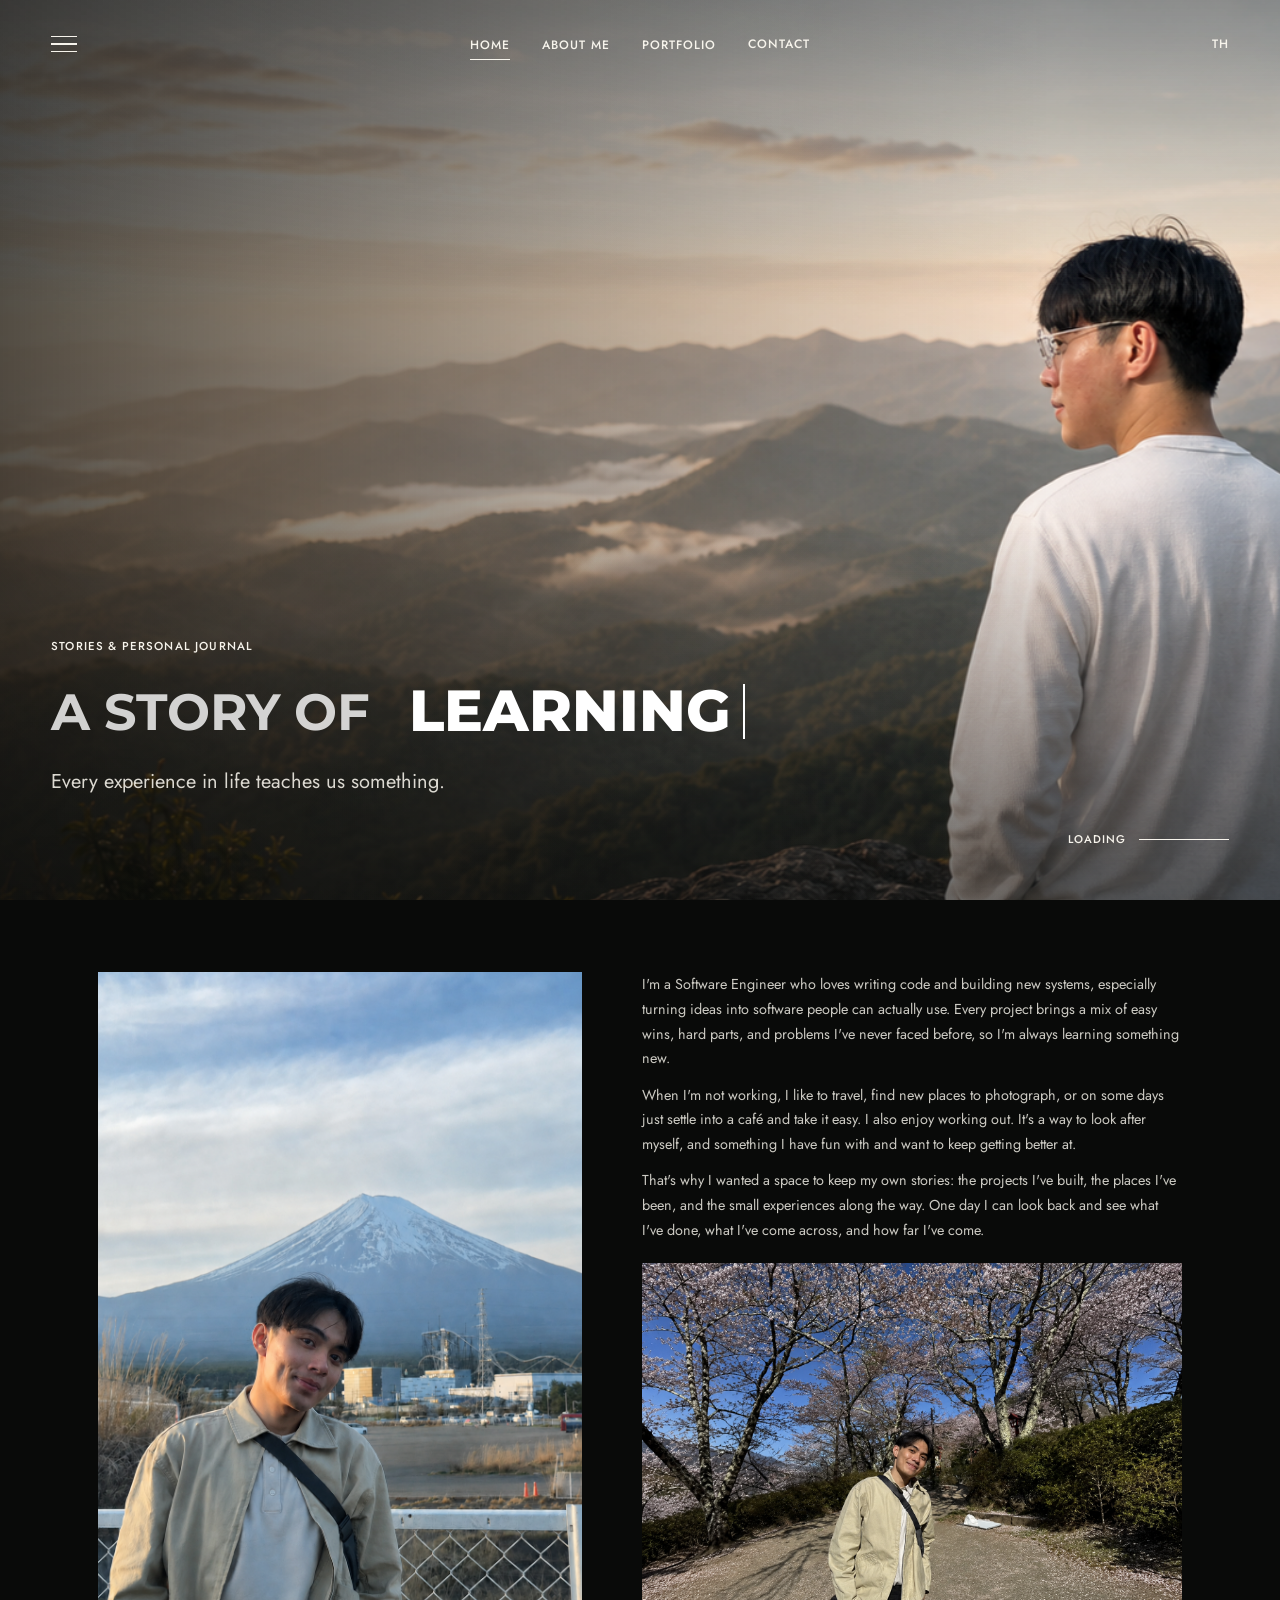
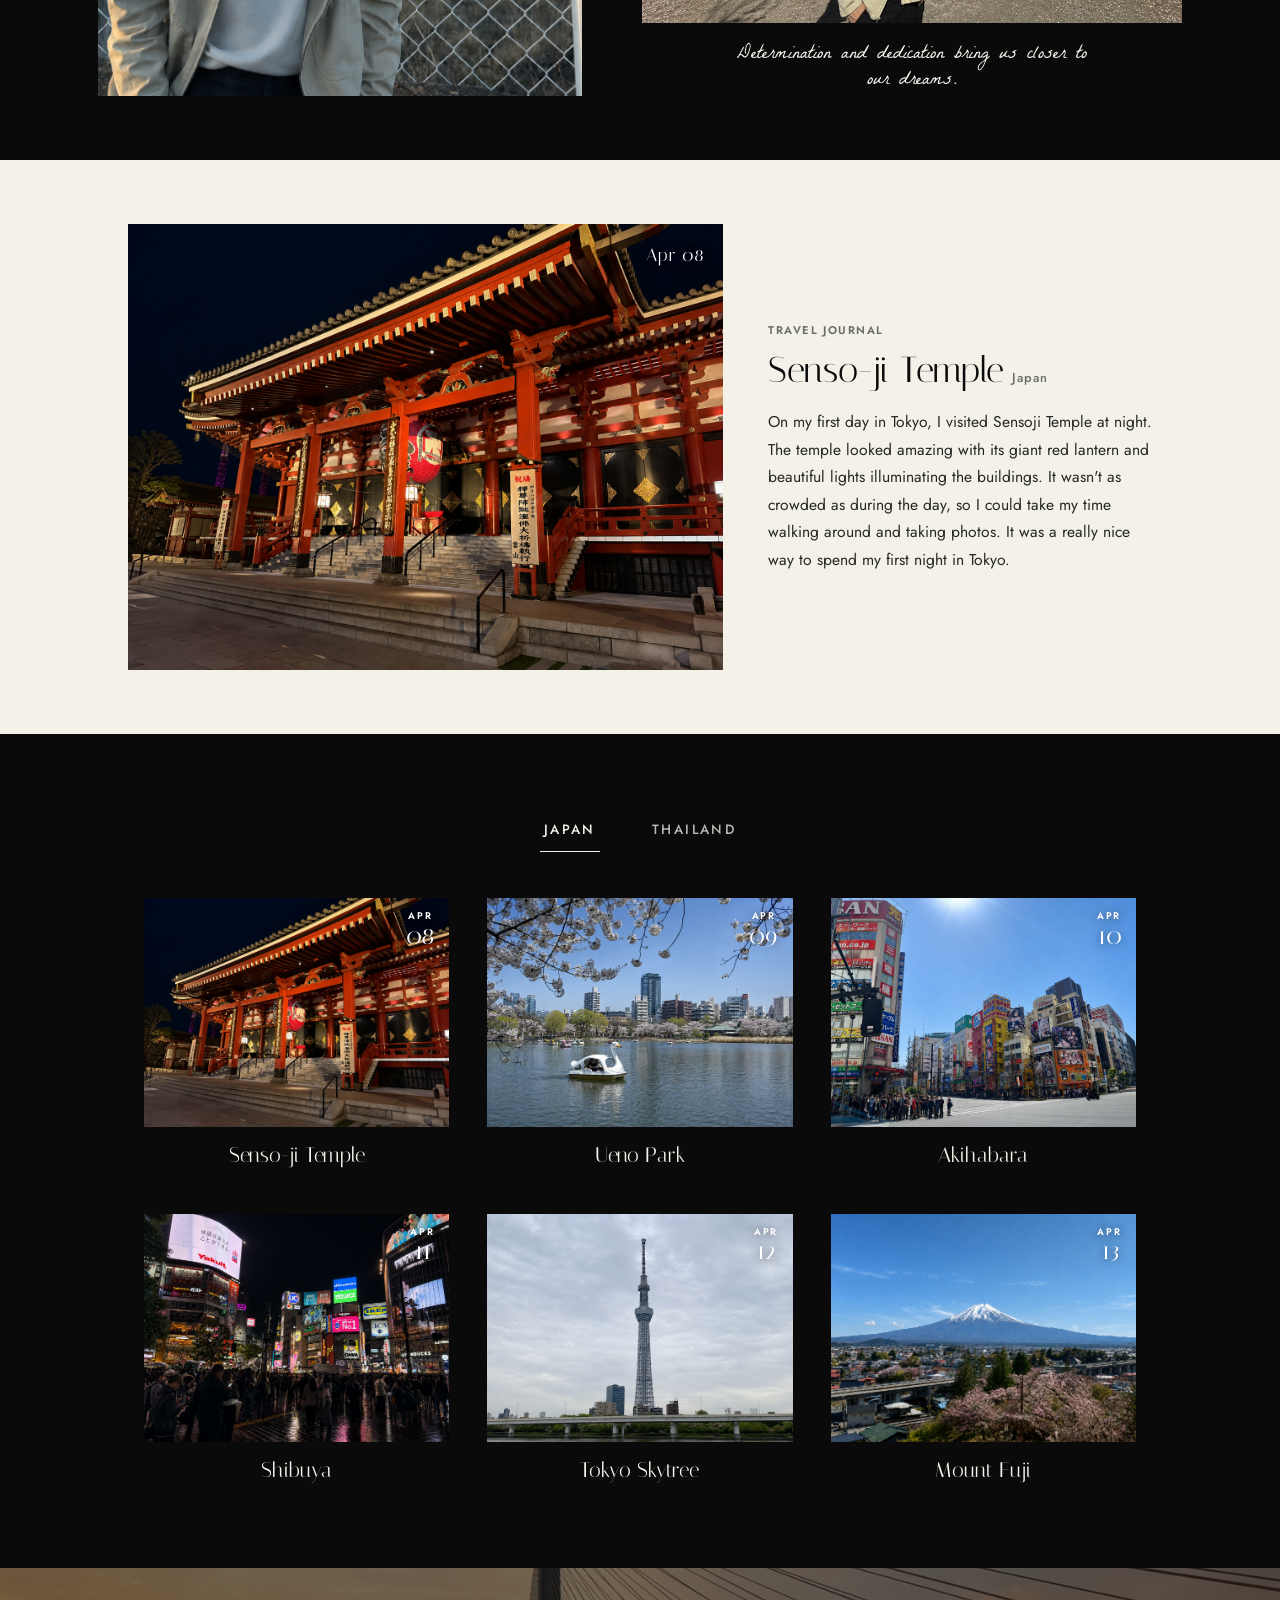
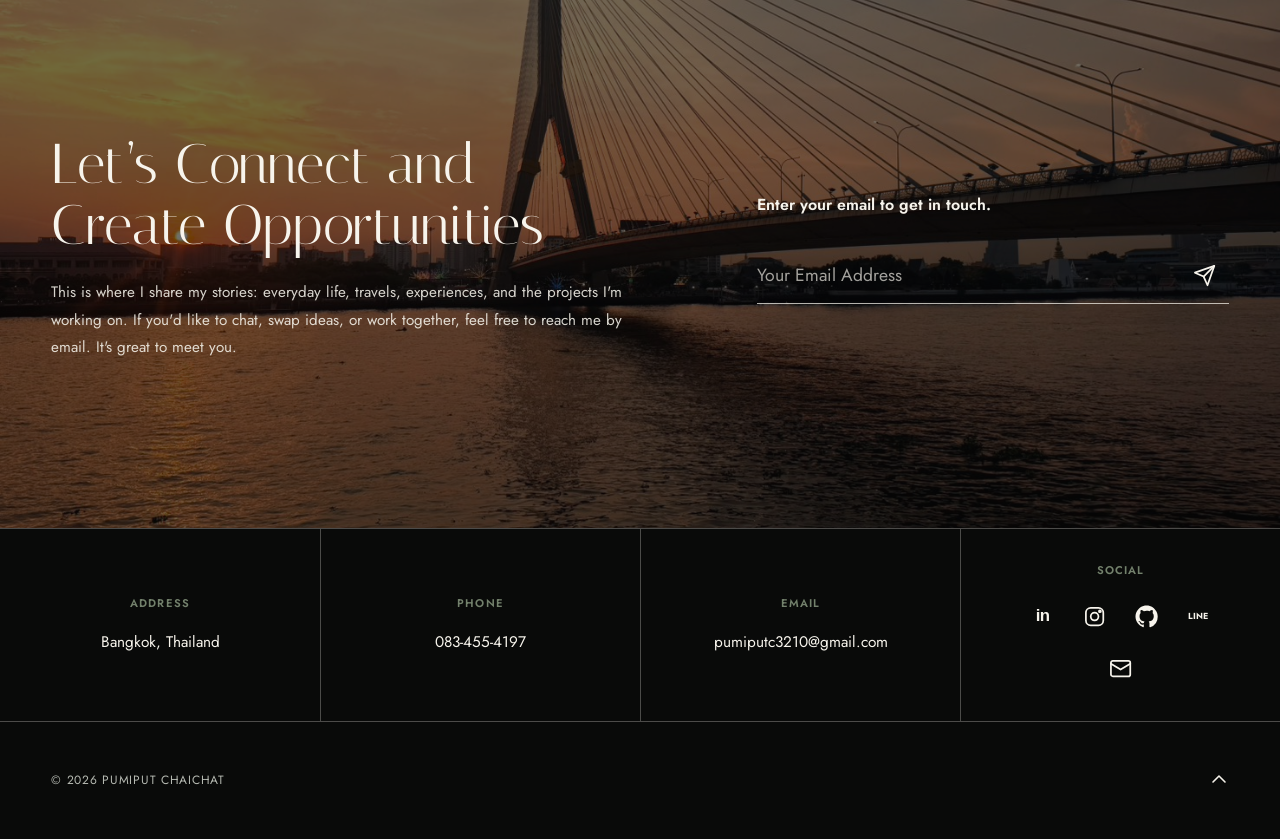
<file: index.html>
<!DOCTYPE html>
<html lang="en">
<head>
  <meta charset="UTF-8">
  <meta name="viewport" content="width=device-width, initial-scale=1.0">
  <meta name="theme-color" content="#090a09">
  <title>Personal Journal | Pumiput Chaichat</title>
  <meta name="description" content="A cinematic personal journal by Pumiput Chaichat.">

  <script>
    document.documentElement.classList.add('js');
  </script>

  <link rel="preconnect" href="https://fonts.googleapis.com">
  <link rel="preconnect" href="https://fonts.gstatic.com" crossorigin>
  <link href="https://fonts.googleapis.com/css2?family=Anuphan:wght@400;500;600&family=Italiana&family=Jost:wght@400;500;600&family=La+Belle+Aurore&family=Mali:wght@300&family=Montserrat:wght@700;800&family=Noto+Serif+Thai:wght@400;500&display=swap" rel="stylesheet">

  <link rel="icon" href="assets/favicon.svg?v=1781936404" type="image/svg+xml">
  <link rel="stylesheet" href="assets/css/style.css?v=1790326317">
</head>
<body class="page-home">
  <a href="#main" class="skip-link">Skip to content</a>

  <div class="page-loader" aria-hidden="true">
    <span>Pumiput Chaichat</span>
  </div>

  <header class="site-header" id="siteHeader">
    <button class="menu-button" id="menuButton" type="button"
            aria-label="Open menu"
            data-open-label="Open menu"
            data-close-label="Close menu"
            aria-expanded="false" aria-controls="mobileMenu">
      <span></span>
      <span></span>
      <span></span>
    </button>

    <nav class="desktop-nav" aria-label="Primary navigation">
      <div class="nav-item nav-home">
        <a href="#home" aria-haspopup="true" aria-current="page">Home</a>
        <div class="nav-submenu" aria-label="Home sections">
          <a href="#home"><span>01</span>Home</a>
          <a href="#journal"><span>02</span>Introduction</a>
          <a href="#moments"><span>03</span>Travel Journal</a>
          <a href="#contact"><span>04</span>Contact Information</a>
        </div>
      </div>
      <div class="nav-item nav-about">
        <a href="about.html#about" aria-haspopup="true">About Me</a>
        <div class="nav-submenu" aria-label="About sections">
                      <a href="about.html#about"><span>01</span>Introduction</a>
                      <a href="about.html#hobbies"><span>02</span>Free Time</a>
                      <a href="about.html#path"><span>03</span>The Path</a>
                  </div>
      </div>
      <div class="nav-item nav-portfolio">
        <a href="projects.html#intro" aria-haspopup="true">Portfolio</a>
        <div class="nav-submenu" aria-label="Portfolio sections">
                      <a href="projects.html#intro"><span>01</span>How I Work</a>
                      <a href="projects.html#skills"><span>02</span>Education &amp; Skills</a>
                      <a href="projects.html#experience"><span>03</span>Experience &amp; Work</a>
                  </div>
      </div>
      <a href="#contact">Contact</a>
    </nav>

    <div class="header-actions">
      <a class="language-link" href="th/index.html"
         aria-label="Switch to Thai">
        TH      </a>
    </div>
  </header>

  <nav class="mobile-menu" id="mobileMenu" aria-label="Navigation menu">
    <div class="mobile-menu-primary">
      <div class="m-group">
        <a class="m-group-trigger" href="#home" aria-haspopup="true" aria-expanded="false" aria-current="page">Home</a>
        <div class="mobile-submenu" aria-label="Home sections">
          <a href="#home"><span>01</span>Home</a>
          <a href="#journal"><span>02</span>Introduction</a>
          <a href="#moments"><span>03</span>Travel Journal</a>
          <a href="#contact"><span>04</span>Contact Information</a>
        </div>
      </div>
      <div class="m-group">
        <a class="m-group-trigger" href="about.html#about" aria-haspopup="true" aria-expanded="false">About Me</a>
        <div class="mobile-submenu" aria-label="About sections">
                      <a href="about.html#about"><span>01</span>Introduction</a>
                      <a href="about.html#hobbies"><span>02</span>Free Time</a>
                      <a href="about.html#path"><span>03</span>The Path</a>
                  </div>
      </div>
      <div class="m-group">
        <a class="m-group-trigger" href="projects.html#intro" aria-haspopup="true" aria-expanded="false">Portfolio</a>
        <div class="mobile-submenu" aria-label="Portfolio sections">
                      <a href="projects.html#intro"><span>01</span>How I Work</a>
                      <a href="projects.html#skills"><span>02</span>Education &amp; Skills</a>
                      <a href="projects.html#experience"><span>03</span>Experience &amp; Work</a>
                  </div>
      </div>
      <a href="#contact">Contact</a>
    </div>
  </nav>

  <main id="main">

<section class="journal-hero" id="home" aria-labelledby="home-title">
  <img
    class="journal-hero-image"
    src="assets/images/journal/pumiput-mountain-hero.png"
    alt="Pumiput overlooking layered mountains in the morning light"
    width="1983"
    height="793"
    fetchpriority="high"
  >
  <div class="journal-hero-shade" aria-hidden="true"></div>

  <div class="journal-hero-content">
    
    <p class="journal-location entrance">Stories & Personal Journal</p>
    <h1 id="home-title" class="rotating-headline entrance entrance-delay">
      <span class="sr-only">A story of learning, creating, exploring, and growing</span>
      <span class="rotating-headline-visual" aria-hidden="true">
        <span class="rotating-headline-fixed">A Story Of</span>
        <span
          class="rotating-word-slot"
          data-rotating-words="LEARNING,CREATING,EXPLORING,GROWING"
        >
          <span class="rotating-word-clip is-visible">
            <span class="rotating-word">Learning</span>
            <span class="rotating-word-cursor"></span>
          </span>
        </span>
      </span>
    </h1>
    <p class="journal-hero-copy entrance entrance-delay-2">
      Every experience in life teaches us something.    </p>
  </div>

  <a class="scroll-cue entrance entrance-delay-3" href="#journal">
    <span>Loading</span>
    <span class="scroll-line" aria-hidden="true"></span>
  </a>
</section>

<section class="about-story" id="journal" aria-labelledby="about-story-title">
  <div class="about-story-layout">
    <figure class="about-story-primary reveal">
      <img
        src="assets/images/journal/pumiput-fuji-composite.png"
        alt="Fuji in Japan"
        width="1025"
        height="1534"
        loading="lazy"
      >
    </figure>

    <div class="about-story-content">
      <h2 id="about-story-title" class="sr-only">The Journey of Becoming</h2>

      <div class="about-story-copy">
                <p class="reveal">I'm a Software Engineer who loves writing code and building new systems, especially turning ideas into software people can actually use. Every project brings a mix of easy wins, hard parts, and problems I've never faced before, so I'm always learning something new.</p>
          <p class="reveal">When I'm not working, I like to travel, find new places to photograph, or on some days just settle into a café and take it easy. I also enjoy working out. It's a way to look after myself, and something I have fun with and want to keep getting better at.</p>
          <p class="reveal">That's why I wanted a space to keep my own stories: the projects I've built, the places I've been, and the small experiences along the way. One day I can look back and see what I've done, what I've come across, and how far I've come.</p>
            </div>

      <figure class="about-story-secondary reveal">
        <img
          src="assets/images/journal/pumiput-sakura-landscape.png"
          alt="Pumiput standing beneath cherry blossom trees in Japan"
          width="1536"
          height="1024"
          loading="lazy"
        >
        <blockquote class="about-story-quote">
          <p lang="en">
            Determination and dedication bring us closer to our dreams.          </p>
        </blockquote>
      </figure>
    </div>
  </div>
</section>

<section class="travel-journal" id="moments" aria-labelledby="travel-title">
  <h2 id="travel-title" class="sr-only">Travel Journal</h2>

  <div class="travel-stage reveal" id="travelStage" data-mode="auto">
    <div class="travel-stage-media">
      <div class="travel-stage-frame">
        <img class="travel-stage-image" id="stageImage"
             src="assets/images/journal/japan/อาซากุสะ.png"
             alt="Senso-ji Temple, Asakusa"
             width="1448" height="1086">
        <span class="travel-stage-date" id="stageDate" aria-hidden="true">Apr 08</span>
        <button class="travel-stage-nav travel-stage-prev" id="stagePrev" type="button" aria-label="Previous photo">
          <svg viewBox="0 0 24 24" fill="none" stroke="currentColor" stroke-width="1.6" stroke-linecap="round" stroke-linejoin="round" aria-hidden="true"><path d="m15 6-6 6 6 6"/></svg>
        </button>
        <button class="travel-stage-nav travel-stage-next" id="stageNext" type="button" aria-label="Next photo">
          <svg viewBox="0 0 24 24" fill="none" stroke="currentColor" stroke-width="1.6" stroke-linecap="round" stroke-linejoin="round" aria-hidden="true"><path d="m9 6 6 6-6 6"/></svg>
        </button>
      </div>
      <div class="travel-stage-thumbs" id="stageThumbs" aria-label="Photos at this place" hidden></div>
    </div>
    <div class="travel-stage-info">
      <p class="travel-stage-place">Travel Journal</p>
      <h3 class="travel-stage-title">
        <span id="stageTitle">Senso-ji Temple</span>&#8288;<span class="travel-stage-country" id="stagePlace">Japan</span>
      </h3>
      <p class="travel-stage-desc" id="stageDesc">On my first day in Tokyo, I visited Sensoji Temple at night. The temple looked amazing with its giant red lantern and beautiful lights illuminating the buildings. It wasn&#039;t as crowded as during the day, so I could take my time walking around and taking photos. It was a really nice way to spend my first night in Tokyo.</p>
    </div>
  </div>

  <div class="travel-explore">
  <div class="travel-tabs reveal" role="tablist" aria-label="Countries visited">
          <button class="travel-tab is-active" type="button" role="tab"
              id="tab-japan" aria-selected="true"
              aria-controls="panel-japan" data-country="japan">
        Japan      </button>
          <button class="travel-tab" type="button" role="tab"
              id="tab-thailand" aria-selected="false"
              aria-controls="panel-thailand" data-country="thailand" tabindex="-1">
        Thailand      </button>
      </div>

  <div class="travel-panels">
                <article class="travel-panel is-active" id="panel-japan"
               role="tabpanel" aria-labelledby="tab-japan" data-country="japan">
        <div class="travel-grid-pages">
          <div class="travel-grid-track">
                          <div class="travel-grid-page is-active" data-page="0">
                <div class="travel-grid">
                                      <a class="travel-card" href="#moments" data-country="japan" data-place="asakusa"
                       aria-label="Senso-ji Temple">
                      <figure class="travel-card-media">
                        <img src="assets/images/journal/japan/อาซากุสะ.png"
                             alt="Senso-ji Temple, Asakusa"
                             width="800" height="600" loading="lazy">
                        <span class="travel-card-date"><span class="travel-card-month">Apr</span><span class="travel-card-day">08</span></span>
                      </figure>
                      <h3 class="travel-card-title">Senso-ji Temple</h3>
                    </a>
                                      <a class="travel-card" href="#moments" data-country="japan" data-place="ueno"
                       aria-label="Ueno Park">
                      <figure class="travel-card-media">
                        <img src="assets/images/journal/japan/สวนอุเอโนะ.png"
                             alt="Ueno Park in spring"
                             width="800" height="600" loading="lazy">
                        <span class="travel-card-date"><span class="travel-card-month">Apr</span><span class="travel-card-day">09</span></span>
                      </figure>
                      <h3 class="travel-card-title">Ueno Park</h3>
                    </a>
                                      <a class="travel-card" href="#moments" data-country="japan" data-place="akihabara"
                       aria-label="Akihabara">
                      <figure class="travel-card-media">
                        <img src="assets/images/journal/japan/อากิฮาบาระ.png"
                             alt="Akihabara district by day"
                             width="800" height="600" loading="lazy">
                        <span class="travel-card-date"><span class="travel-card-month">Apr</span><span class="travel-card-day">10</span></span>
                      </figure>
                      <h3 class="travel-card-title">Akihabara</h3>
                    </a>
                                      <a class="travel-card" href="#moments" data-country="japan" data-place="shibuya"
                       aria-label="Shibuya">
                      <figure class="travel-card-media">
                        <img src="assets/images/journal/japan/ชิบูย่า.png"
                             alt="Shibuya Crossing at night"
                             width="800" height="600" loading="lazy">
                        <span class="travel-card-date"><span class="travel-card-month">Apr</span><span class="travel-card-day">11</span></span>
                      </figure>
                      <h3 class="travel-card-title">Shibuya</h3>
                    </a>
                                      <a class="travel-card" href="#moments" data-country="japan" data-place="skytree"
                       aria-label="Tokyo Skytree">
                      <figure class="travel-card-media">
                        <img src="assets/images/journal/japan/โตเกียวสกาย.png"
                             alt="Tokyo Skytree on a cloudy day"
                             width="800" height="600" loading="lazy">
                        <span class="travel-card-date"><span class="travel-card-month">Apr</span><span class="travel-card-day">12</span></span>
                      </figure>
                      <h3 class="travel-card-title">Tokyo Skytree</h3>
                    </a>
                                      <a class="travel-card" href="#moments" data-country="japan" data-place="fuji"
                       aria-label="Mount Fuji">
                      <figure class="travel-card-media">
                        <img src="assets/images/journal/japan/ภูเขาไฟฟูจิ.png"
                             alt="Mount Fuji on a clear day"
                             width="800" height="600" loading="lazy">
                        <span class="travel-card-date"><span class="travel-card-month">Apr</span><span class="travel-card-day">13</span></span>
                      </figure>
                      <h3 class="travel-card-title">Mount Fuji</h3>
                    </a>
                                  </div>
              </div>
                      </div>
        </div>

              </article>
                <article class="travel-panel" id="panel-thailand"
               role="tabpanel" aria-labelledby="tab-thailand" data-country="thailand" hidden>
        <div class="travel-grid-pages">
          <div class="travel-grid-track">
                          <div class="travel-grid-page is-active" data-page="0">
                <div class="travel-grid">
                                      <a class="travel-card" href="#moments" data-country="thailand" data-place="khaoyai"
                       aria-label="Khao Yai">
                      <figure class="travel-card-media">
                        <img src="assets/images/journal/thailand/เขาใหญ่.jpg"
                             alt="Khao Yai National Park"
                             width="800" height="600" loading="lazy">
                        <span class="travel-card-date"><span class="travel-card-month">Jan</span><span class="travel-card-day">18</span></span>
                      </figure>
                      <h3 class="travel-card-title">Khao Yai</h3>
                    </a>
                                      <a class="travel-card" href="#moments" data-country="thailand" data-place="watarun"
                       aria-label="Wat Arun">
                      <figure class="travel-card-media">
                        <img src="assets/images/journal/thailand/วัดอรุณ.png"
                             alt="Wat Arun, Bangkok"
                             width="800" height="600" loading="lazy">
                        <span class="travel-card-date"><span class="travel-card-month">Mar</span><span class="travel-card-day">15</span></span>
                      </figure>
                      <h3 class="travel-card-title">Wat Arun</h3>
                    </a>
                                      <a class="travel-card" href="#moments" data-country="thailand" data-place="taihong"
                       aria-label="Tai Hong Kong White Jade Shrine">
                      <figure class="travel-card-media">
                        <img src="assets/images/journal/thailand/ศาลเจ้าไต้ฮงกงหยกขาว.png"
                             alt="Tai Hong Kong White Jade Shrine, Bangkok"
                             width="800" height="600" loading="lazy">
                        <span class="travel-card-date"><span class="travel-card-month">Mar</span><span class="travel-card-day">18</span></span>
                      </figure>
                      <h3 class="travel-card-title">Tai Hong Kong White Jade Shrine</h3>
                    </a>
                                      <a class="travel-card" href="#moments" data-country="thailand" data-place="talatnoi"
                       aria-label="Talat Noi">
                      <figure class="travel-card-media">
                        <img src="assets/images/journal/thailand/ตลาดน้อย.png"
                             alt="Talat Noi, Bangkok"
                             width="800" height="600" loading="lazy">
                        <span class="travel-card-date"><span class="travel-card-month">Mar</span><span class="travel-card-day">23</span></span>
                      </figure>
                      <h3 class="travel-card-title">Talat Noi</h3>
                    </a>
                                      <a class="travel-card" href="#moments" data-country="thailand" data-place="talatbangluang"
                       aria-label="Talat Bang Luang">
                      <figure class="travel-card-media">
                        <img src="assets/images/journal/thailand/ตลาดบางหลวง.png"
                             alt="Talat Bang Luang, Thonburi"
                             width="800" height="600" loading="lazy">
                        <span class="travel-card-date"><span class="travel-card-month">Mar</span><span class="travel-card-day">29</span></span>
                      </figure>
                      <h3 class="travel-card-title">Talat Bang Luang</h3>
                    </a>
                                      <a class="travel-card" href="#moments" data-country="thailand" data-place="kohloi"
                       aria-label="Koh Loi">
                      <figure class="travel-card-media">
                        <img src="assets/images/journal/thailand/เกาะลอย.png"
                             alt="Koh Loi, Si Racha, Chonburi"
                             width="800" height="600" loading="lazy">
                        <span class="travel-card-date"><span class="travel-card-month">Apr</span><span class="travel-card-day">02</span></span>
                      </figure>
                      <h3 class="travel-card-title">Koh Loi</h3>
                    </a>
                                      <a class="travel-card" href="#moments" data-country="thailand" data-place="fokuangshan"
                       aria-label="Wat Fo Guang Shan">
                      <figure class="travel-card-media">
                        <img src="assets/images/journal/thailand/วัดโฝวกวงซัน.png"
                             alt="Wat Fo Guang Shan, Chonburi"
                             width="800" height="600" loading="lazy">
                        <span class="travel-card-date"><span class="travel-card-month">Apr</span><span class="travel-card-day">06</span></span>
                      </figure>
                      <h3 class="travel-card-title">Wat Fo Guang Shan</h3>
                    </a>
                                      <a class="travel-card" href="#moments" data-country="thailand" data-place="phrapradaeng"
                       aria-label="Phra Pradaeng">
                      <figure class="travel-card-media">
                        <img src="assets/images/journal/thailand/อำเภอพระประแดง.png"
                             alt="Phra Pradaeng, Samut Prakan"
                             width="800" height="600" loading="lazy">
                        <span class="travel-card-date"><span class="travel-card-month">Apr</span><span class="travel-card-day">20</span></span>
                      </figure>
                      <h3 class="travel-card-title">Phra Pradaeng</h3>
                    </a>
                                      <a class="travel-card" href="#moments" data-country="thailand" data-place="pattaya"
                       aria-label="Pattaya Beach">
                      <figure class="travel-card-media">
                        <img src="assets/images/journal/thailand/หาดพัทยา.png"
                             alt="Pattaya Beach, Chonburi"
                             width="800" height="600" loading="lazy">
                        <span class="travel-card-date"><span class="travel-card-month">Apr</span><span class="travel-card-day">28</span></span>
                      </figure>
                      <h3 class="travel-card-title">Pattaya Beach</h3>
                    </a>
                                  </div>
              </div>
                          <div class="travel-grid-page" data-page="1" inert aria-hidden="true">
                <div class="travel-grid">
                                      <a class="travel-card" href="#moments" data-country="thailand" data-place="kohkret"
                       aria-label="Koh Kret">
                      <figure class="travel-card-media">
                        <img src="assets/images/journal/thailand/เกาะเกร็ด.png"
                             alt="Koh Kret, Nonthaburi"
                             width="800" height="600" loading="lazy">
                        <span class="travel-card-date"><span class="travel-card-month">May</span><span class="travel-card-day">10</span></span>
                      </figure>
                      <h3 class="travel-card-title">Koh Kret</h3>
                    </a>
                                      <a class="travel-card" href="#moments" data-country="thailand" data-place="khaochalak"
                       aria-label="Khao Chalak">
                      <figure class="travel-card-media">
                        <img src="assets/images/journal/thailand/เขาฉลาก.png"
                             alt="Khao Chalak, Chonburi"
                             width="800" height="600" loading="lazy">
                        <span class="travel-card-date"><span class="travel-card-month">May</span><span class="travel-card-day">22</span></span>
                      </figure>
                      <h3 class="travel-card-title">Khao Chalak</h3>
                    </a>
                                      <a class="travel-card" href="#moments" data-country="thailand" data-place="laemphochao"
                       aria-label="Laem Pu Chao">
                      <figure class="travel-card-media">
                        <img src="assets/images/journal/thailand/แหลมปู่เจ้า.png"
                             alt="Laem Pu Chao, Chonburi"
                             width="800" height="600" loading="lazy">
                        <span class="travel-card-date"><span class="travel-card-month">May</span><span class="travel-card-day">25</span></span>
                      </figure>
                      <h3 class="travel-card-title">Laem Pu Chao</h3>
                    </a>
                                      <a class="travel-card" href="#moments" data-country="thailand" data-place="sealife"
                       aria-label="Sea Life Bangkok Ocean World">
                      <figure class="travel-card-media">
                        <img src="assets/images/journal/thailand/ซีไลฟ์แบงคอก.jpg"
                             alt="Sea Life Bangkok Ocean World"
                             width="800" height="600" loading="lazy">
                        <span class="travel-card-date"><span class="travel-card-month">Jun</span><span class="travel-card-day">12</span></span>
                      </figure>
                      <h3 class="travel-card-title">Sea Life Bangkok Ocean World</h3>
                    </a>
                                      <a class="travel-card" href="#moments" data-country="thailand" data-place="suanluangr9"
                       aria-label="Suan Luang Rama IX">
                      <figure class="travel-card-media">
                        <img src="assets/images/journal/thailand/สวนหลวงร9.png"
                             alt="Suan Luang Rama IX Park, Bangkok"
                             width="800" height="600" loading="lazy">
                        <span class="travel-card-date"><span class="travel-card-month">Jun</span><span class="travel-card-day">21</span></span>
                      </figure>
                      <h3 class="travel-card-title">Suan Luang Rama IX</h3>
                    </a>
                                  </div>
              </div>
                      </div>
        </div>

                  <div class="travel-pager" data-country="thailand">
            <button class="travel-pager-btn travel-pager-prev" type="button" disabled aria-label="Previous page">
              <svg viewBox="0 0 24 24" fill="none" stroke="currentColor" stroke-width="1.6" stroke-linecap="round" stroke-linejoin="round" aria-hidden="true"><path d="m15 6-6 6 6 6"/></svg>
            </button>
            <div class="travel-pager-dots">
                              <button class="travel-pager-dot is-active" type="button" data-page="0"
                        aria-label="Page 1"></button>
                              <button class="travel-pager-dot" type="button" data-page="1"
                        aria-label="Page 2"></button>
                          </div>
            <button class="travel-pager-btn travel-pager-next" type="button" aria-label="Next page">
              <svg viewBox="0 0 24 24" fill="none" stroke="currentColor" stroke-width="1.6" stroke-linecap="round" stroke-linejoin="round" aria-hidden="true"><path d="m9 6 6 6-6 6"/></svg>
            </button>
          </div>
              </article>
      </div>

  </div>

  <script type="application/json" id="travelStageData">{"japan":{"label":"Japan","page":"journal-japan.php?lang=en","places":[{"id":"asakusa","date":["Apr","08"],"title":"Senso-ji Temple","desc":"On my first day in Tokyo, I visited Sensoji Temple at night. The temple looked amazing with its giant red lantern and beautiful lights illuminating the buildings. It wasn't as crowded as during the day, so I could take my time walking around and taking photos. It was a really nice way to spend my first night in Tokyo.","alt":"Senso-ji Temple, Asakusa","images":["assets/images/journal/japan/อาซากุสะ.png"]},{"id":"ueno","date":["Apr","09"],"title":"Ueno Park","desc":"I had the chance to visit Ueno Park during spring, and the cherry blossoms were beautiful. I especially liked the pond with its swan boats and the peaceful atmosphere around the park. I spent some time walking around, taking photos, and just enjoying the scenery. It's a great place to slow down and take a break from the busy streets of Tokyo.","alt":"Ueno Park in spring","images":["assets/images/journal/japan/สวนอุเอโนะ.png"]},{"id":"akihabara","date":["Apr","10"],"title":"Akihabara","desc":"Today, I explored Akihabara, one of the most exciting neighborhoods in Tokyo. The streets were packed with gaming stores, anime shops, electronics, and colorful billboards everywhere. I spent my time walking around, checking out different stores, and taking photos. If you're into gaming or anime, you could easily spend an entire day here without getting bored.","alt":"Akihabara district by day","images":["assets/images/journal/japan/อากิฮาบาระ.png"]},{"id":"shibuya","date":["Apr","11"],"title":"Shibuya","desc":"Tonight, I went for a walk around Shibuya, and the atmosphere was incredible. The streets were full of people, especially at the famous Shibuya Crossing, where hundreds of people crossed the road at the same time. It had just rained, so the neon lights and giant billboards reflected beautifully on the wet streets. I spent the evening walking around and taking photos. Definitely one of my favorite nights in Tokyo.","alt":"Shibuya Crossing at night","images":["assets/images/journal/japan/ชิบูย่า.png"]},{"id":"skytree","date":["Apr","12"],"title":"Tokyo Skytree","desc":"Today, I stopped by Tokyo Skytree. The weather was pretty cloudy, but seeing the tower up close was still amazing. Standing right beneath it made me realize just how tall it actually is. I spent some time walking around the area and taking photos. Even though the weather wasn't perfect, it was still a great experience to finally see one of Tokyo's most famous landmarks in person.","alt":"Tokyo Skytree on a cloudy day","images":["assets/images/journal/japan/โตเกียวสกาย.png"]},{"id":"fuji","date":["Apr","13"],"title":"Mount Fuji","desc":"Towards the end of my trip, I traveled outside Tokyo to see Mount Fuji. I was really lucky because the weather was perfect that day. The sky was clear, and I could see the mountain beautifully, with cherry blossoms blooming nearby. I spent quite a while walking around, enjoying the view, and taking photos. Seeing Mount Fuji in person was even more amazing than I expected. It was definitely one of the highlights of my trip to Japan.","alt":"Mount Fuji on a clear day","images":["assets/images/journal/japan/ภูเขาไฟฟูจิ.png"]}]},"thailand":{"label":"Thailand","page":"journal-thailand.php?lang=en","places":[{"id":"khaoyai","date":["Jan","18"],"title":"Khao Yai","desc":"I started the year with a trip to Khao Yai. The weather was really nice and cool, with a little mist covering the mountains and forest. I especially loved the chilly mornings when I actually needed a jacket. It felt like I was somewhere far away from the city, even though it's just a short trip from Bangkok.","alt":"Khao Yai National Park","images":["assets/images/journal/thailand/เขาใหญ่.jpg"]},{"id":"watarun","date":["Mar","15"],"title":"Wat Arun","desc":"Today, I stopped by Wat Arun. Seeing the temple up close was even more impressive than looking at pictures. The details and patterns on the main prang were beautiful, especially with the sunlight hitting them at just the right time. I spent some time walking around and taking photos. Definitely a place worth visiting if you're in Bangkok.","alt":"Wat Arun, Bangkok","images":["assets/images/journal/thailand/วัดอรุณ.png"]},{"id":"taihong","date":["Mar","18"],"title":"Tai Hong Kong White Jade Shrine","desc":"I stopped by the Tai Hong Kong White Jade Shrine today. The first thing that caught my attention was the beautiful white Chinese architecture, with its red doors and golden details. The place was surprisingly peaceful, so I took my time walking around and taking photos. If you enjoy Chinese architecture or photography, this is a lovely place to visit.","alt":"Tai Hong Kong White Jade Shrine, Bangkok","images":["assets/images/journal/thailand/ศาลเจ้าไต้ฮงกงหยกขาว.png"]},{"id":"talatnoi","date":["Mar","23"],"title":"Talat Noi","desc":"Today, I explored Talat Noi, one of Bangkok's old neighborhoods. There's so much to see here, from narrow alleys and old buildings to street art hidden around different corners. I really enjoyed wandering around without a particular plan, discovering new spots and taking photos along the way. If you enjoy photography or want to explore a different side of Bangkok, this neighborhood is worth checking out.","alt":"Talat Noi, Bangkok","images":["assets/images/journal/thailand/ตลาดน้อย.png"]},{"id":"talatbangluang","date":["Mar","29"],"title":"Talat Bang Luang","desc":"Today, I decided to take a boat trip to Khlong Bang Luang for a change of scenery. Along the way, I passed old wooden houses and got a glimpse of everyday life in the riverside community. Once I arrived, I spent some time walking around the market and enjoying the atmosphere. It wasn't too crowded, which made it a really relaxing little trip.","alt":"Talat Bang Luang, Thonburi","images":["assets/images/journal/thailand/ตลาดบางหลวง.png"]},{"id":"kohloi","date":["Apr","02"],"title":"Koh Loi","desc":"I stopped by Koh Loi in Si Racha this evening. The seaside atmosphere was really nice, with boats nearby and the afternoon sunlight reflecting off the water. I walked along the waterfront and found a spot to sit and enjoy the view for a while. The sea breeze made it a perfect place to relax after a long day.","alt":"Koh Loi, Si Racha, Chonburi","images":["assets/images/journal/thailand/เกาะลอย.png"]},{"id":"fokuangshan","date":["Apr","06"],"title":"Wat Fo Guang Shan","desc":"During my trip to Si Racha, I stopped by Wat Fo Guang Shan. The Chinese-style architecture was impressive, especially the large golden Buddha statue. The temple grounds were spacious and peaceful, with beautiful carvings and details throughout the area. I spent some time walking around and taking photos. It was one of the memorable stops on this trip.","alt":"Wat Fo Guang Shan, Chonburi","images":["assets/images/journal/thailand/วัดโฝวกวงซัน.png"]},{"id":"phrapradaeng","date":["Apr","20"],"title":"Phra Pradaeng","desc":"Today, I decided to do something different and went cycling in Phra Pradaeng. I took my bike on a ferry from Bangkok, and the atmosphere completely changed once I crossed the river. Instead of busy roads and tall buildings, I found quiet streets surrounded by trees. I spent my time cycling around and enjoying the scenery without rushing anywhere. Such a nice little escape from the city.","alt":"Phra Pradaeng, Samut Prakan","images":["assets/images/journal/thailand/อำเภอพระประแดง.png"]},{"id":"pattaya","date":["Apr","28"],"title":"Pattaya Beach","desc":"Today, I visited Pattaya and got to see the beach from a higher viewpoint. Looking down, I could see the blue sea, sandy beach, and rows of colorful beach umbrellas. The weather was perfect, with plenty of sunshine and clear skies. I usually think of Pattaya as a busy city, but seeing it from this angle made me appreciate how beautiful the coastline really is.","alt":"Pattaya Beach, Chonburi","images":["assets/images/journal/thailand/หาดพัทยา.png"]},{"id":"kohkret","date":["May","10"],"title":"Koh Kret","desc":"Today, I went to Koh Kret and decided to start my visit with a meal by the river. It was such a relaxing spot. I enjoyed my food while watching boats pass by and seeing everyday life along the riverbanks. Sometimes, you don't need to travel far or plan a big trip to have a good day. A nice meal with a beautiful view is more than enough.","alt":"Koh Kret, Nonthaburi","images":["assets/images/journal/thailand/เกาะเกร็ด.png"]},{"id":"khaochalak","date":["May","22"],"title":"Khao Chalak","desc":"This evening, I went up to Khao Chalak to enjoy the view of the city and the sea. I arrived around sunset, just as the sky started changing colors and the city lights slowly came on. I spent some time taking photos and enjoying the view, especially the spot with the Thai flag in the foreground. It turned out to be one of my favorite photos from this trip.","alt":"Khao Chalak, Chonburi","images":["assets/images/journal/thailand/เขาฉลาก.png"]},{"id":"laemphochao","date":["May","25"],"title":"Laem Pu Chao","desc":"Today, I stopped by Laem Pu Chao to enjoy the sea view. From the viewpoint, I could see the wide-open sea, small islands, and a long breakwater stretching into the distance. The sky looked amazing that day, with huge clouds floating above the water. I stayed for a while to take photos and enjoy the scenery. It was definitely worth the stop.","alt":"Laem Pu Chao, Chonburi","images":["assets/images/journal/thailand/แหลมปู่เจ้า.png"]},{"id":"sealife","date":["Jun","12"],"title":"Sea Life Bangkok Ocean World","desc":"It was raining almost all day, so I changed my plans and decided to visit Sea Life Bangkok Ocean World instead. There were so many marine animals to see, but my favorite part was definitely the underwater glass tunnel. Watching fish and rays swim right above my head was amazing. What started as a backup plan for a rainy day turned into a really enjoyable afternoon.","alt":"Sea Life Bangkok Ocean World","images":["assets/images/journal/thailand/ซีไลฟ์แบงคอก.jpg"]},{"id":"suanluangr9","date":["Jun","21"],"title":"Suan Luang Rama IX","desc":"Today, I went for a walk at Suan Luang Rama IX. It was the beginning of the rainy season, so everything looked really green and fresh. The air felt especially nice after the rain. I spent some time walking around the lake, enjoying the scenery, and taking photos. The park is huge, and you can easily spend hours exploring it. A great place for a relaxing walk or some exercise on a day off.","alt":"Suan Luang Rama IX Park, Bangkok","images":["assets/images/journal/thailand/สวนหลวงร9.png"]}]}}</script>
</section>

  </main>

  <footer class="journal-footer" id="contact">
    <section class="contact-intro" aria-labelledby="contact-title">
      <img
        class="contact-intro-image"
        src="assets/images/journal/contact-bridge.jpg"
        alt="Bhumibol Bridge at sunset above the Chao Phraya River"
        width="1477"
        height="1108"
        loading="lazy"
      >
      <div class="contact-intro-shade" aria-hidden="true"></div>

      <div class="contact-intro-copy">
        <h2 id="contact-title" class="reveal">
          Let’s Connect and Create Opportunities        </h2>
        <p class="contact-description reveal">
          This is where I share my stories: everyday life, travels, experiences, and the projects I'm working on. If you'd like to chat, swap ideas, or work together, feel free to reach me by email. It's great to meet you.        </p>
      </div>

      <div class="contact-intro-action reveal">
        <p>Enter your email to get in touch.</p>
        <form
          class="contact-email-form"
          id="contactEmailForm"
          data-recipient="pumiputc3210@gmail.com"
          data-subject="Contact from Pumiput website"
          data-message="Hello Pumiput, my email is"
        >
          <label class="sr-only" for="contactEmail">
            Your email address          </label>
          <input
            id="contactEmail"
            name="email"
            type="email"
            placeholder="Your Email Address"
            autocomplete="email"
            required
          >
          <button type="submit" title="Open email to get in touch" aria-label="Open email to get in touch">
            <svg aria-hidden="true" viewBox="0 0 24 24">
              <path d="m22 2-7 20-4-9-9-4Z"></path>
              <path d="M22 2 11 13"></path>
            </svg>
          </button>
        </form>
      </div>
    </section>

    <div class="footer-details">
      <div class="footer-detail">
        <span>Address</span>
        <strong>Bangkok, Thailand</strong>
      </div>
      <div class="footer-detail">
        <span>Phone</span>
        <strong><a href="tel:0834554197">083-455-4197</a></strong>
      </div>
      <div class="footer-detail">
        <span>Email</span>
        <strong><a href="mailto:pumiputc3210@gmail.com">pumiputc3210@gmail.com</a></strong>
      </div>
      <div class="footer-detail footer-social">
        <span>Social</span>
        <div class="social-icons">
          <a class="social-icon social-letter social-linkedin" href="https://www.linkedin.com/feed/" target="_blank" rel="noopener" title="LinkedIn" aria-label="LinkedIn">in</a>
          <a class="social-icon" href="https://www.instagram.com/cgame._" target="_blank" rel="noopener" title="Instagram" aria-label="Instagram">
            <svg aria-hidden="true" viewBox="0 0 24 24"><rect width="18" height="18" x="3" y="3" rx="5"></rect><circle cx="12" cy="12" r="4"></circle><circle cx="17.5" cy="6.5" r="1"></circle></svg>
          </a>
          <a class="social-icon social-github" href="https://github.com/PumiputCG" target="_blank" rel="noopener" title="GitHub" aria-label="GitHub">
            <svg aria-hidden="true" viewBox="0 0 24 24"><path d="M12 .5C5.73.5.5 5.73.5 12c0 5.08 3.29 9.39 7.86 10.91.58.11.79-.25.79-.56 0-.27-.01-1.17-.02-2.12-3.2.7-3.88-1.36-3.88-1.36-.53-1.34-1.29-1.7-1.29-1.7-1.05-.72.08-.71.08-.71 1.16.08 1.77 1.19 1.77 1.19 1.03 1.77 2.71 1.26 3.37.96.1-.75.4-1.26.73-1.55-2.55-.29-5.23-1.28-5.23-5.69 0-1.26.45-2.29 1.19-3.09-.12-.29-.52-1.46.11-3.05 0 0 .97-.31 3.18 1.18a11.1 11.1 0 0 1 2.9-.39c.98.01 1.97.13 2.9.39 2.2-1.49 3.17-1.18 3.17-1.18.63 1.59.23 2.76.11 3.05.74.8 1.19 1.83 1.19 3.09 0 4.42-2.69 5.39-5.25 5.68.41.36.78 1.06.78 2.15 0 1.55-.01 2.8-.01 3.18 0 .31.21.68.8.56A11.5 11.5 0 0 0 23.5 12C23.5 5.73 18.27.5 12 .5z"/></svg>
          </a>
          <button class="social-icon social-line" id="lineQrOpen" type="button" title="LINE" aria-label="Open LINE QR code">LINE</button>
          <a class="social-icon" href="mailto:pumiputc3210@gmail.com" title="Email" aria-label="Send email">
            <svg aria-hidden="true" viewBox="0 0 24 24"><rect width="20" height="16" x="2" y="4" rx="2"></rect><path d="m22 7-10 6L2 7"></path></svg>
          </a>
        </div>
      </div>
    </div>

    <div class="footer-bottom">
      <span>© 2026 Pumiput Chaichat</span>
      <a
        class="footer-top-link"
        href="#home"
        title="Back to top"
        aria-label="Back to top"
      >
        <svg aria-hidden="true" viewBox="0 0 24 24">
          <path d="m18 15-6-6-6 6"></path>
        </svg>
      </a>
    </div>
  </footer>

  <dialog class="line-qr-dialog" id="lineQrDialog" aria-labelledby="lineQrTitle">
    <button class="line-qr-close" id="lineQrClose" type="button" aria-label="Close">
      <svg aria-hidden="true" viewBox="0 0 24 24"><path d="M6 6l12 12M18 6L6 18"></path></svg>
    </button>
    <div class="line-qr-body">
      <img src="assets/images/journal/line-qr.jpg" alt="Pumiput LINE QR code" width="684" height="651" loading="lazy">
      <p id="lineQrTitle">Scan to connect on LINE</p>
    </div>
  </dialog>


  <script src="assets/js/main.js?v=1790326318" defer></script>
  <script src="assets/js/animations.js?v=1790307183" defer></script>
</body>
</html>
</file>
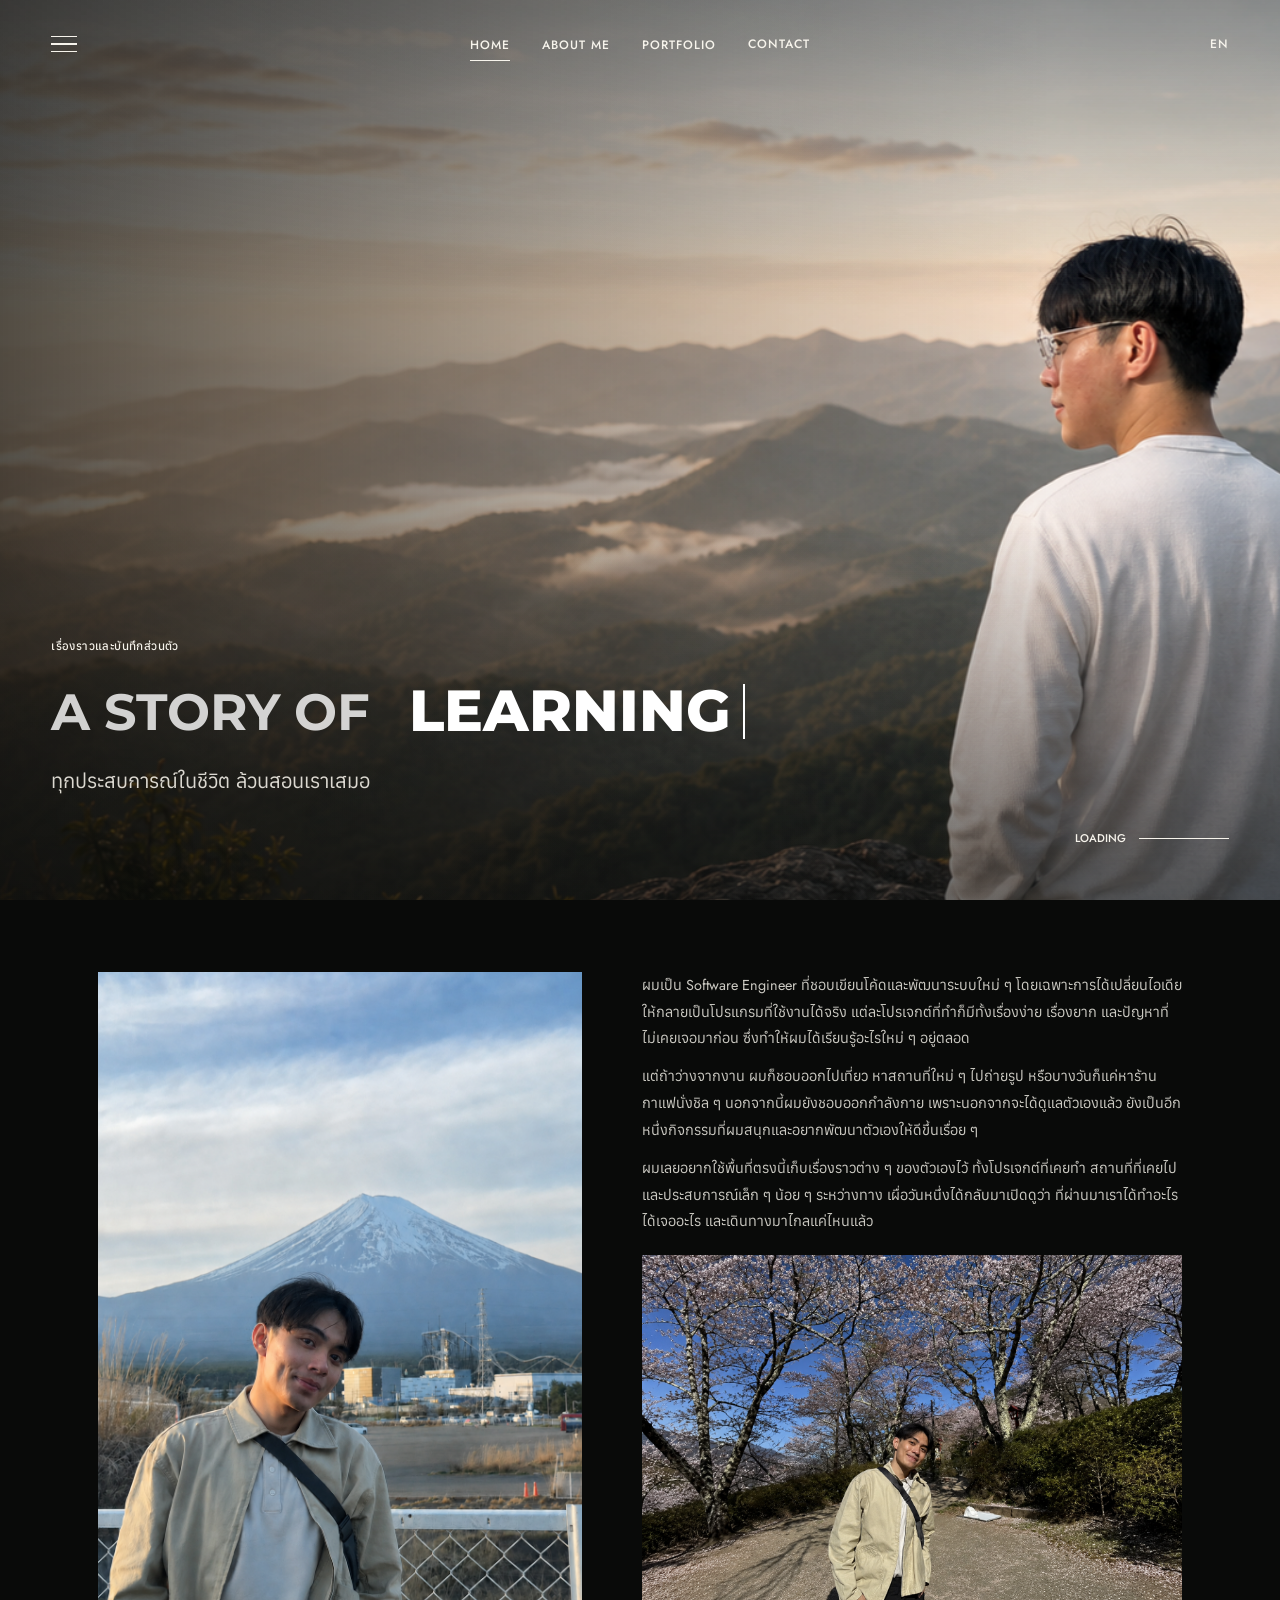
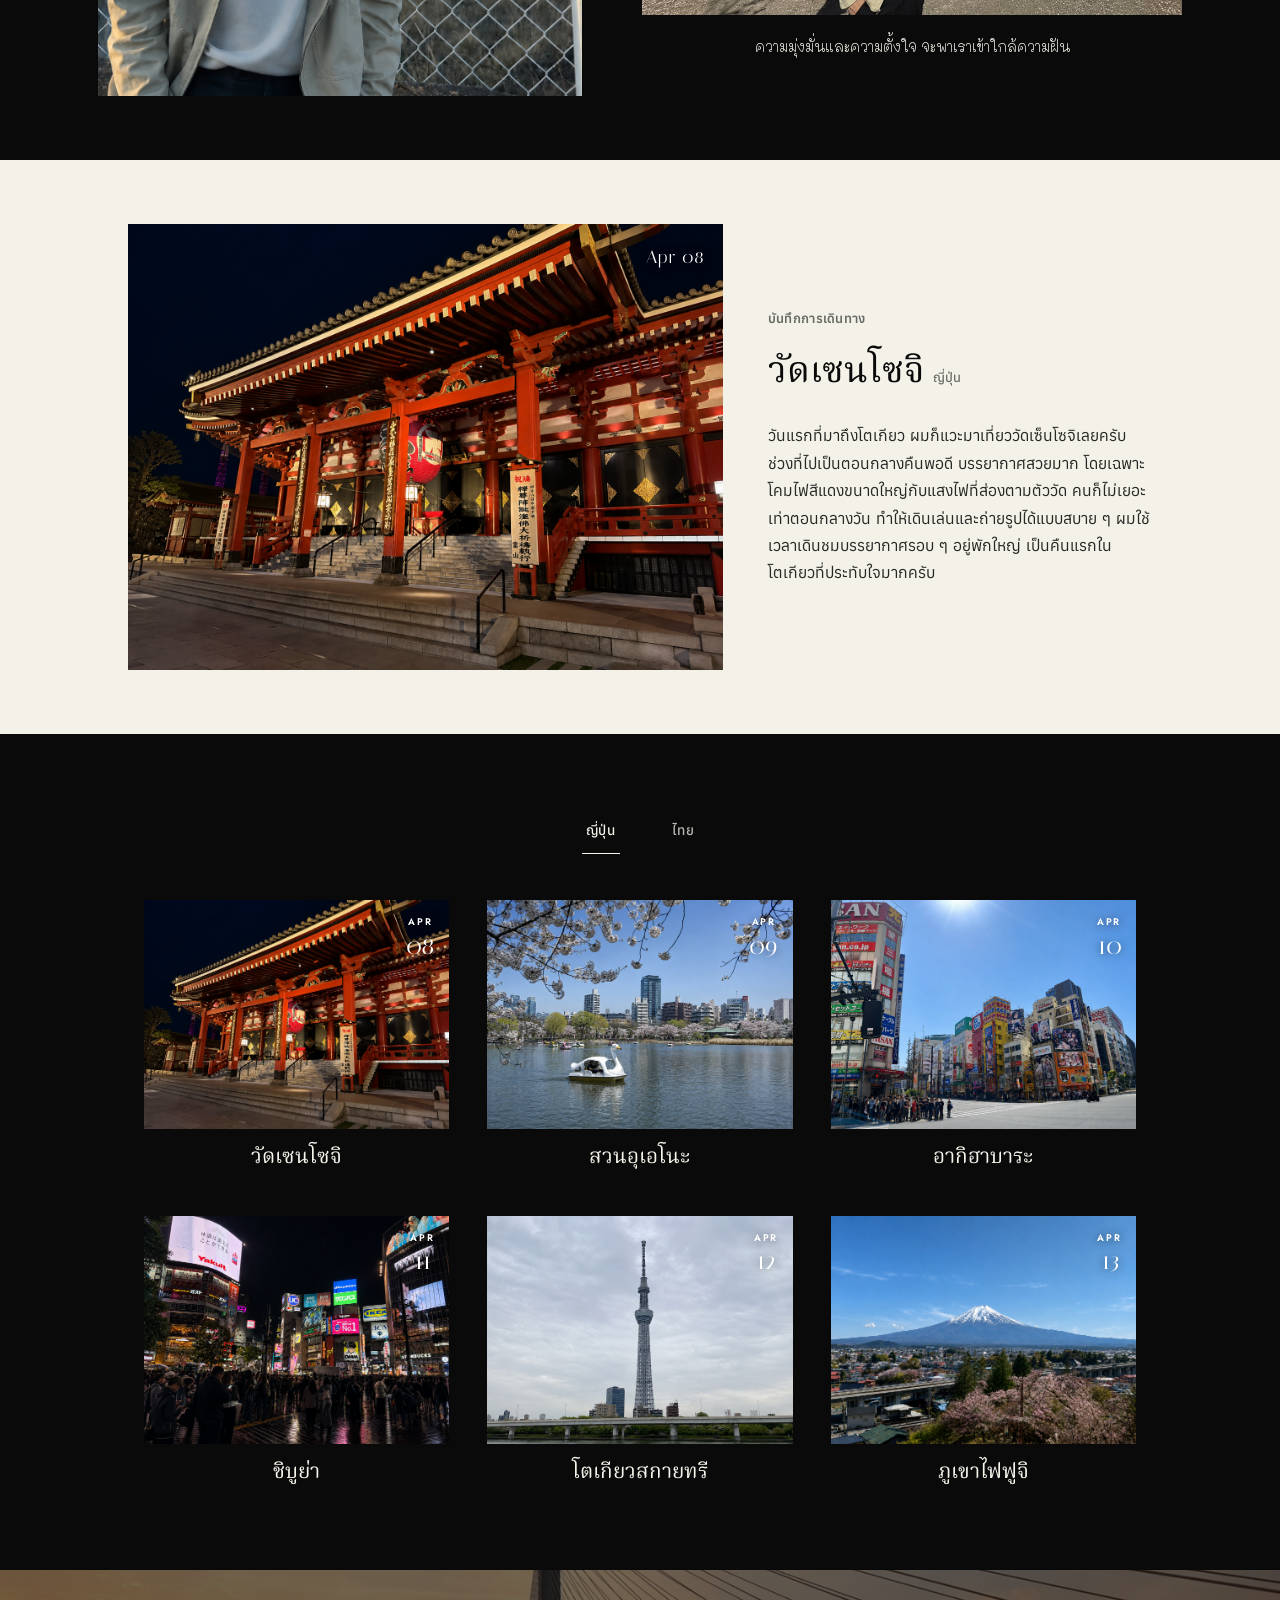
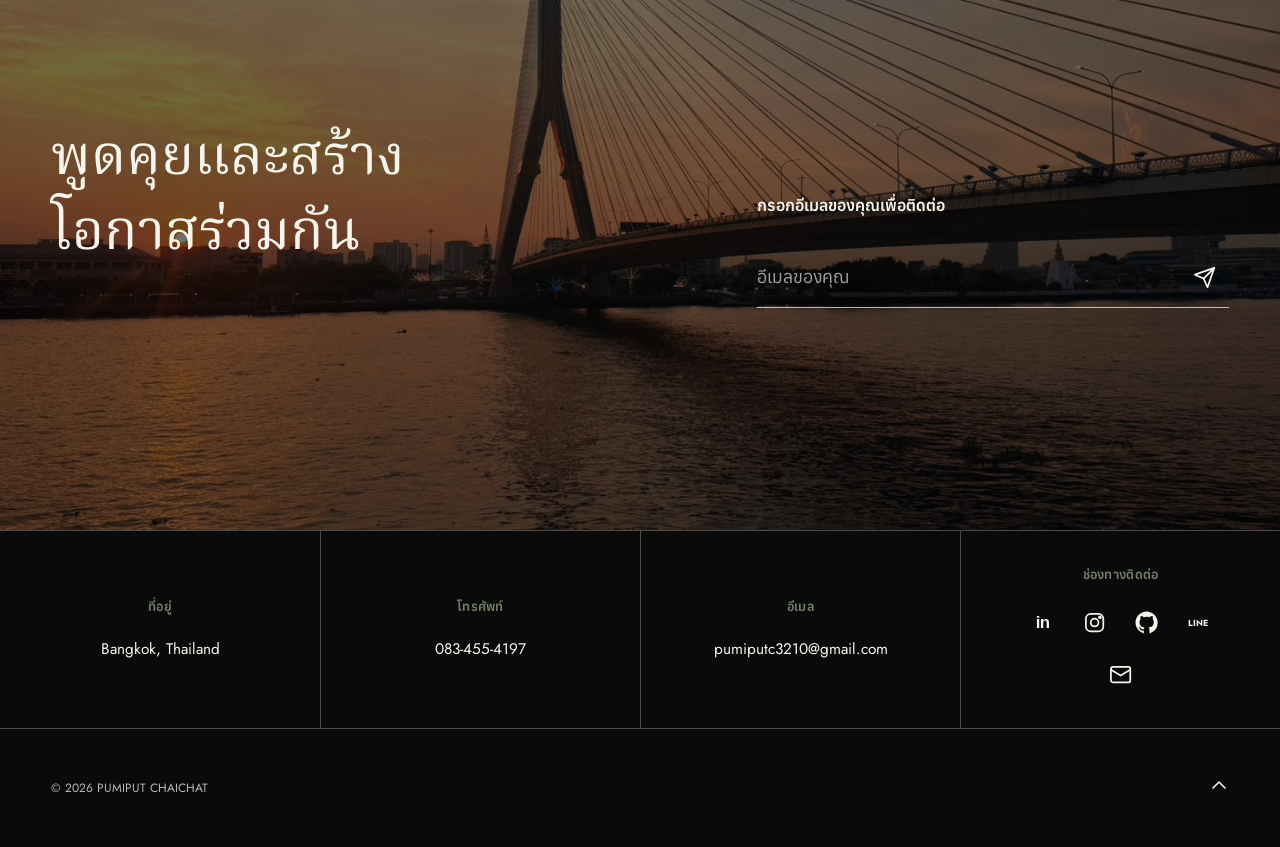
<file: th/index.html>
<!DOCTYPE html>
<html lang="th">
<head>
  <meta charset="UTF-8">
  <meta name="viewport" content="width=device-width, initial-scale=1.0">
  <meta name="theme-color" content="#090a09">
  <title>บันทึกการเดินทาง | Pumiput Chaichat</title>
  <meta name="description" content="บันทึกภาพการเดินทางและเว็บไซต์ส่วนตัวของภูมิพัฒน์ ไชยชาติ">

  <script>
    document.documentElement.classList.add('js');
  </script>

  <link rel="preconnect" href="https://fonts.googleapis.com">
  <link rel="preconnect" href="https://fonts.gstatic.com" crossorigin>
  <link href="https://fonts.googleapis.com/css2?family=Anuphan:wght@400;500;600&family=Italiana&family=Jost:wght@400;500;600&family=La+Belle+Aurore&family=Mali:wght@300&family=Montserrat:wght@700;800&family=Noto+Serif+Thai:wght@400;500&display=swap" rel="stylesheet">

  <link rel="icon" href="../assets/favicon.svg?v=1781936404" type="image/svg+xml">
  <link rel="stylesheet" href="../assets/css/style.css?v=1790326317">
</head>
<body class="page-home">
  <a href="#main" class="skip-link">ข้ามไปยังเนื้อหาหลัก</a>

  <div class="page-loader" aria-hidden="true">
    <span>Pumiput Chaichat</span>
  </div>

  <header class="site-header" id="siteHeader">
    <button class="menu-button" id="menuButton" type="button"
            aria-label="เปิดเมนู"
            data-open-label="เปิดเมนู"
            data-close-label="ปิดเมนู"
            aria-expanded="false" aria-controls="mobileMenu">
      <span></span>
      <span></span>
      <span></span>
    </button>

    <nav class="desktop-nav" aria-label="เมนูหลัก">
      <div class="nav-item nav-home">
        <a href="#home" aria-haspopup="true" aria-current="page">Home</a>
        <div class="nav-submenu" aria-label="ส่วนต่าง ๆ ของหน้า Home">
          <a href="#home"><span>01</span>หน้าแรก</a>
          <a href="#journal"><span>02</span>บทนำ</a>
          <a href="#moments"><span>03</span>บันทึกการเดินทาง</a>
          <a href="#contact"><span>04</span>ข้อมูลติดต่อ</a>
        </div>
      </div>
      <div class="nav-item nav-about">
        <a href="../th/about.html#about" aria-haspopup="true">About Me</a>
        <div class="nav-submenu" aria-label="ส่วนต่าง ๆ ของหน้า About">
                      <a href="../th/about.html#about"><span>01</span>แนะนำตัว</a>
                      <a href="../th/about.html#hobbies"><span>02</span>งานอดิเรก</a>
                      <a href="../th/about.html#path"><span>03</span>เส้นทางการเติบโต</a>
                  </div>
      </div>
      <div class="nav-item nav-portfolio">
        <a href="../th/projects.html#intro" aria-haspopup="true">Portfolio</a>
        <div class="nav-submenu" aria-label="ส่วนต่าง ๆ ของหน้า Portfolio">
                      <a href="../th/projects.html#intro"><span>01</span>แนวทางการทำงาน</a>
                      <a href="../th/projects.html#skills"><span>02</span>การศึกษาและทักษะ</a>
                      <a href="../th/projects.html#experience"><span>03</span>ประสบการณ์และผลงาน</a>
                  </div>
      </div>
      <a href="#contact">Contact</a>
    </nav>

    <div class="header-actions">
      <a class="language-link" href="../index.html"
         aria-label="เปลี่ยนเป็นภาษาอังกฤษ">
        EN      </a>
    </div>
  </header>

  <nav class="mobile-menu" id="mobileMenu" aria-label="เมนู">
    <div class="mobile-menu-primary">
      <div class="m-group">
        <a class="m-group-trigger" href="#home" aria-haspopup="true" aria-expanded="false" aria-current="page">Home</a>
        <div class="mobile-submenu" aria-label="ส่วนต่าง ๆ ของหน้า Home">
          <a href="#home"><span>01</span>หน้าแรก</a>
          <a href="#journal"><span>02</span>บทนำ</a>
          <a href="#moments"><span>03</span>บันทึกการเดินทาง</a>
          <a href="#contact"><span>04</span>ข้อมูลติดต่อ</a>
        </div>
      </div>
      <div class="m-group">
        <a class="m-group-trigger" href="../th/about.html#about" aria-haspopup="true" aria-expanded="false">About Me</a>
        <div class="mobile-submenu" aria-label="ส่วนต่าง ๆ ของหน้า About">
                      <a href="../th/about.html#about"><span>01</span>แนะนำตัว</a>
                      <a href="../th/about.html#hobbies"><span>02</span>งานอดิเรก</a>
                      <a href="../th/about.html#path"><span>03</span>เส้นทางการเติบโต</a>
                  </div>
      </div>
      <div class="m-group">
        <a class="m-group-trigger" href="../th/projects.html#intro" aria-haspopup="true" aria-expanded="false">Portfolio</a>
        <div class="mobile-submenu" aria-label="ส่วนต่าง ๆ ของหน้า Portfolio">
                      <a href="../th/projects.html#intro"><span>01</span>แนวทางการทำงาน</a>
                      <a href="../th/projects.html#skills"><span>02</span>การศึกษาและทักษะ</a>
                      <a href="../th/projects.html#experience"><span>03</span>ประสบการณ์และผลงาน</a>
                  </div>
      </div>
      <a href="#contact">Contact</a>
    </div>
  </nav>

  <main id="main">

<section class="journal-hero" id="home" aria-labelledby="home-title">
  <img
    class="journal-hero-image"
    src="../assets/images/journal/pumiput-mountain-hero.png"
    alt="ภูมิพัฒน์ยืนมองวิวภูเขาในแสงเช้า"
    width="1983"
    height="793"
    fetchpriority="high"
  >
  <div class="journal-hero-shade" aria-hidden="true"></div>

  <div class="journal-hero-content">
    
    <p class="journal-location entrance">เรื่องราวและบันทึกส่วนตัว</p>
    <h1 id="home-title" class="rotating-headline entrance entrance-delay">
      <span class="sr-only">A story of learning, creating, exploring, and growing</span>
      <span class="rotating-headline-visual" aria-hidden="true">
        <span class="rotating-headline-fixed">A Story Of</span>
        <span
          class="rotating-word-slot"
          data-rotating-words="LEARNING,CREATING,EXPLORING,GROWING"
        >
          <span class="rotating-word-clip is-visible">
            <span class="rotating-word">Learning</span>
            <span class="rotating-word-cursor"></span>
          </span>
        </span>
      </span>
    </h1>
    <p class="journal-hero-copy entrance entrance-delay-2">
      ทุกประสบการณ์ในชีวิต ล้วนสอนเราเสมอ    </p>
  </div>

  <a class="scroll-cue entrance entrance-delay-3" href="#journal">
    <span>Loading</span>
    <span class="scroll-line" aria-hidden="true"></span>
  </a>
</section>

<section class="about-story" id="journal" aria-labelledby="about-story-title">
  <div class="about-story-layout">
    <figure class="about-story-primary reveal">
      <img
        src="../assets/images/journal/pumiput-fuji-composite.png"
        alt="ภูเขาไฟฟูจิ ประเทศญี่ปุ่น"
        width="1025"
        height="1534"
        loading="lazy"
      >
    </figure>

    <div class="about-story-content">
      <h2 id="about-story-title" class="sr-only">The Journey of Becoming</h2>

      <div class="about-story-copy">
                <p class="reveal">ผมเป็น Software Engineer ที่ชอบเขียนโค้ดและพัฒนาระบบใหม่ ๆ โดยเฉพาะการได้เปลี่ยนไอเดียให้กลายเป็นโปรแกรมที่ใช้งานได้จริง แต่ละโปรเจกต์ที่ทำก็มีทั้งเรื่องง่าย เรื่องยาก และปัญหาที่ไม่เคยเจอมาก่อน ซึ่งทำให้ผมได้เรียนรู้อะไรใหม่ ๆ อยู่ตลอด</p>
          <p class="reveal">แต่ถ้าว่างจากงาน ผมก็ชอบออกไปเที่ยว หาสถานที่ใหม่ ๆ ไปถ่ายรูป หรือบางวันก็แค่หาร้านกาแฟนั่งชิล ๆ นอกจากนี้ผมยังชอบออกกำลังกาย เพราะนอกจากจะได้ดูแลตัวเองแล้ว ยังเป็นอีกหนึ่งกิจกรรมที่ผมสนุกและอยากพัฒนาตัวเองให้ดีขึ้นเรื่อย ๆ</p>
          <p class="reveal">ผมเลยอยากใช้พื้นที่ตรงนี้เก็บเรื่องราวต่าง ๆ ของตัวเองไว้ ทั้งโปรเจกต์ที่เคยทำ สถานที่ที่เคยไป และประสบการณ์เล็ก ๆ น้อย ๆ ระหว่างทาง เผื่อวันหนึ่งได้กลับมาเปิดดูว่า ที่ผ่านมาเราได้ทำอะไร ได้เจออะไร และเดินทางมาไกลแค่ไหนแล้ว</p>
            </div>

      <figure class="about-story-secondary reveal">
        <img
          src="../assets/images/journal/pumiput-sakura-landscape.png"
          alt="ภูมิพัฒน์ยืนอยู่ใต้ต้นซากุระในประเทศญี่ปุ่น"
          width="1536"
          height="1024"
          loading="lazy"
        >
        <blockquote class="about-story-quote">
          <p lang="th">
            ความมุ่งมั่นและความตั้งใจ จะพาเราเข้าใกล้ความฝัน          </p>
        </blockquote>
      </figure>
    </div>
  </div>
</section>

<section class="travel-journal" id="moments" aria-labelledby="travel-title">
  <h2 id="travel-title" class="sr-only">บันทึกการเดินทาง</h2>

  <div class="travel-stage reveal" id="travelStage" data-mode="auto">
    <div class="travel-stage-media">
      <div class="travel-stage-frame">
        <img class="travel-stage-image" id="stageImage"
             src="../assets/images/journal/japan/อาซากุสะ.png"
             alt="อาซากุสะ วัดเซนโซจิ"
             width="1448" height="1086">
        <span class="travel-stage-date" id="stageDate" aria-hidden="true">Apr 08</span>
        <button class="travel-stage-nav travel-stage-prev" id="stagePrev" type="button" aria-label="ภาพก่อนหน้า">
          <svg viewBox="0 0 24 24" fill="none" stroke="currentColor" stroke-width="1.6" stroke-linecap="round" stroke-linejoin="round" aria-hidden="true"><path d="m15 6-6 6 6 6"/></svg>
        </button>
        <button class="travel-stage-nav travel-stage-next" id="stageNext" type="button" aria-label="ภาพถัดไป">
          <svg viewBox="0 0 24 24" fill="none" stroke="currentColor" stroke-width="1.6" stroke-linecap="round" stroke-linejoin="round" aria-hidden="true"><path d="m9 6 6 6-6 6"/></svg>
        </button>
      </div>
      <div class="travel-stage-thumbs" id="stageThumbs" aria-label="ภาพในสถานที่นี้" hidden></div>
    </div>
    <div class="travel-stage-info">
      <p class="travel-stage-place">บันทึกการเดินทาง</p>
      <h3 class="travel-stage-title">
        <span id="stageTitle">วัดเซนโซจิ</span>&#8288;<span class="travel-stage-country" id="stagePlace">ญี่ปุ่น</span>
      </h3>
      <p class="travel-stage-desc" id="stageDesc">วันแรกที่มาถึงโตเกียว ผมก็แวะมาเที่ยววัดเซ็นโซจิเลยครับ ช่วงที่ไปเป็นตอนกลางคืนพอดี บรรยากาศสวยมาก โดยเฉพาะโคมไฟสีแดงขนาดใหญ่กับแสงไฟที่ส่องตามตัววัด คนก็ไม่เยอะเท่าตอนกลางวัน ทำให้เดินเล่นและถ่ายรูปได้แบบสบาย ๆ ผมใช้เวลาเดินชมบรรยากาศรอบ ๆ อยู่พักใหญ่ เป็นคืนแรกในโตเกียวที่ประทับใจมากครับ</p>
    </div>
  </div>

  <div class="travel-explore">
  <div class="travel-tabs reveal" role="tablist" aria-label="ประเทศที่ไป">
          <button class="travel-tab is-active" type="button" role="tab"
              id="tab-japan" aria-selected="true"
              aria-controls="panel-japan" data-country="japan">
        ญี่ปุ่น      </button>
          <button class="travel-tab" type="button" role="tab"
              id="tab-thailand" aria-selected="false"
              aria-controls="panel-thailand" data-country="thailand" tabindex="-1">
        ไทย      </button>
      </div>

  <div class="travel-panels">
                <article class="travel-panel is-active" id="panel-japan"
               role="tabpanel" aria-labelledby="tab-japan" data-country="japan">
        <div class="travel-grid-pages">
          <div class="travel-grid-track">
                          <div class="travel-grid-page is-active" data-page="0">
                <div class="travel-grid">
                                      <a class="travel-card" href="#moments" data-country="japan" data-place="asakusa"
                       aria-label="วัดเซนโซจิ">
                      <figure class="travel-card-media">
                        <img src="../assets/images/journal/japan/อาซากุสะ.png"
                             alt="อาซากุสะ วัดเซนโซจิ"
                             width="800" height="600" loading="lazy">
                        <span class="travel-card-date"><span class="travel-card-month">Apr</span><span class="travel-card-day">08</span></span>
                      </figure>
                      <h3 class="travel-card-title">วัดเซนโซจิ</h3>
                    </a>
                                      <a class="travel-card" href="#moments" data-country="japan" data-place="ueno"
                       aria-label="สวนอุเอโนะ">
                      <figure class="travel-card-media">
                        <img src="../assets/images/journal/japan/สวนอุเอโนะ.png"
                             alt="สวนอุเอโนะในฤดูใบไม้ผลิ"
                             width="800" height="600" loading="lazy">
                        <span class="travel-card-date"><span class="travel-card-month">Apr</span><span class="travel-card-day">09</span></span>
                      </figure>
                      <h3 class="travel-card-title">สวนอุเอโนะ</h3>
                    </a>
                                      <a class="travel-card" href="#moments" data-country="japan" data-place="akihabara"
                       aria-label="อากิฮาบาระ">
                      <figure class="travel-card-media">
                        <img src="../assets/images/journal/japan/อากิฮาบาระ.png"
                             alt="ย่านอากิฮาบาระกลางวัน"
                             width="800" height="600" loading="lazy">
                        <span class="travel-card-date"><span class="travel-card-month">Apr</span><span class="travel-card-day">10</span></span>
                      </figure>
                      <h3 class="travel-card-title">อากิฮาบาระ</h3>
                    </a>
                                      <a class="travel-card" href="#moments" data-country="japan" data-place="shibuya"
                       aria-label="ชิบูย่า">
                      <figure class="travel-card-media">
                        <img src="../assets/images/journal/japan/ชิบูย่า.png"
                             alt="สี่แยกชิบูย่ายามค่ำคืน"
                             width="800" height="600" loading="lazy">
                        <span class="travel-card-date"><span class="travel-card-month">Apr</span><span class="travel-card-day">11</span></span>
                      </figure>
                      <h3 class="travel-card-title">ชิบูย่า</h3>
                    </a>
                                      <a class="travel-card" href="#moments" data-country="japan" data-place="skytree"
                       aria-label="โตเกียวสกายทรี">
                      <figure class="travel-card-media">
                        <img src="../assets/images/journal/japan/โตเกียวสกาย.png"
                             alt="โตเกียวสกายทรีในวันฟ้าครึ้ม"
                             width="800" height="600" loading="lazy">
                        <span class="travel-card-date"><span class="travel-card-month">Apr</span><span class="travel-card-day">12</span></span>
                      </figure>
                      <h3 class="travel-card-title">โตเกียวสกายทรี</h3>
                    </a>
                                      <a class="travel-card" href="#moments" data-country="japan" data-place="fuji"
                       aria-label="ภูเขาไฟฟูจิ">
                      <figure class="travel-card-media">
                        <img src="../assets/images/journal/japan/ภูเขาไฟฟูจิ.png"
                             alt="ภูเขาไฟฟูจิในวันฟ้าใส"
                             width="800" height="600" loading="lazy">
                        <span class="travel-card-date"><span class="travel-card-month">Apr</span><span class="travel-card-day">13</span></span>
                      </figure>
                      <h3 class="travel-card-title">ภูเขาไฟฟูจิ</h3>
                    </a>
                                  </div>
              </div>
                      </div>
        </div>

              </article>
                <article class="travel-panel" id="panel-thailand"
               role="tabpanel" aria-labelledby="tab-thailand" data-country="thailand" hidden>
        <div class="travel-grid-pages">
          <div class="travel-grid-track">
                          <div class="travel-grid-page is-active" data-page="0">
                <div class="travel-grid">
                                      <a class="travel-card" href="#moments" data-country="thailand" data-place="khaoyai"
                       aria-label="เขาใหญ่">
                      <figure class="travel-card-media">
                        <img src="../assets/images/journal/thailand/เขาใหญ่.jpg"
                             alt="เขาใหญ่ นครราชสีมา"
                             width="800" height="600" loading="lazy">
                        <span class="travel-card-date"><span class="travel-card-month">Jan</span><span class="travel-card-day">18</span></span>
                      </figure>
                      <h3 class="travel-card-title">เขาใหญ่</h3>
                    </a>
                                      <a class="travel-card" href="#moments" data-country="thailand" data-place="watarun"
                       aria-label="วัดอรุณราชวราราม">
                      <figure class="travel-card-media">
                        <img src="../assets/images/journal/thailand/วัดอรุณ.png"
                             alt="วัดอรุณราชวราราม กรุงเทพฯ"
                             width="800" height="600" loading="lazy">
                        <span class="travel-card-date"><span class="travel-card-month">Mar</span><span class="travel-card-day">15</span></span>
                      </figure>
                      <h3 class="travel-card-title">วัดอรุณราชวราราม</h3>
                    </a>
                                      <a class="travel-card" href="#moments" data-country="thailand" data-place="taihong"
                       aria-label="ศาลเจ้าไต้ฮงกงหยกขาว">
                      <figure class="travel-card-media">
                        <img src="../assets/images/journal/thailand/ศาลเจ้าไต้ฮงกงหยกขาว.png"
                             alt="ศาลเจ้าไต้ฮงกงหยกขาว กรุงเทพฯ"
                             width="800" height="600" loading="lazy">
                        <span class="travel-card-date"><span class="travel-card-month">Mar</span><span class="travel-card-day">18</span></span>
                      </figure>
                      <h3 class="travel-card-title">ศาลเจ้าไต้ฮงกงหยกขาว</h3>
                    </a>
                                      <a class="travel-card" href="#moments" data-country="thailand" data-place="talatnoi"
                       aria-label="ตลาดน้อย">
                      <figure class="travel-card-media">
                        <img src="../assets/images/journal/thailand/ตลาดน้อย.png"
                             alt="ตลาดน้อย กรุงเทพฯ"
                             width="800" height="600" loading="lazy">
                        <span class="travel-card-date"><span class="travel-card-month">Mar</span><span class="travel-card-day">23</span></span>
                      </figure>
                      <h3 class="travel-card-title">ตลาดน้อย</h3>
                    </a>
                                      <a class="travel-card" href="#moments" data-country="thailand" data-place="talatbangluang"
                       aria-label="ตลาดบางหลวง">
                      <figure class="travel-card-media">
                        <img src="../assets/images/journal/thailand/ตลาดบางหลวง.png"
                             alt="ตลาดบางหลวง ธนบุรี"
                             width="800" height="600" loading="lazy">
                        <span class="travel-card-date"><span class="travel-card-month">Mar</span><span class="travel-card-day">29</span></span>
                      </figure>
                      <h3 class="travel-card-title">ตลาดบางหลวง</h3>
                    </a>
                                      <a class="travel-card" href="#moments" data-country="thailand" data-place="kohloi"
                       aria-label="เกาะลอย ศรีราชา">
                      <figure class="travel-card-media">
                        <img src="../assets/images/journal/thailand/เกาะลอย.png"
                             alt="เกาะลอย ศรีราชา ชลบุรี"
                             width="800" height="600" loading="lazy">
                        <span class="travel-card-date"><span class="travel-card-month">Apr</span><span class="travel-card-day">02</span></span>
                      </figure>
                      <h3 class="travel-card-title">เกาะลอย ศรีราชา</h3>
                    </a>
                                      <a class="travel-card" href="#moments" data-country="thailand" data-place="fokuangshan"
                       aria-label="วัดโฝวกวงซัน">
                      <figure class="travel-card-media">
                        <img src="../assets/images/journal/thailand/วัดโฝวกวงซัน.png"
                             alt="วัดโฝวกวงซัน ชลบุรี"
                             width="800" height="600" loading="lazy">
                        <span class="travel-card-date"><span class="travel-card-month">Apr</span><span class="travel-card-day">06</span></span>
                      </figure>
                      <h3 class="travel-card-title">วัดโฝวกวงซัน</h3>
                    </a>
                                      <a class="travel-card" href="#moments" data-country="thailand" data-place="phrapradaeng"
                       aria-label="อำเภอพระประแดง">
                      <figure class="travel-card-media">
                        <img src="../assets/images/journal/thailand/อำเภอพระประแดง.png"
                             alt="พระประแดง สมุทรปราการ"
                             width="800" height="600" loading="lazy">
                        <span class="travel-card-date"><span class="travel-card-month">Apr</span><span class="travel-card-day">20</span></span>
                      </figure>
                      <h3 class="travel-card-title">อำเภอพระประแดง</h3>
                    </a>
                                      <a class="travel-card" href="#moments" data-country="thailand" data-place="pattaya"
                       aria-label="หาดพัทยา ชลบุรี">
                      <figure class="travel-card-media">
                        <img src="../assets/images/journal/thailand/หาดพัทยา.png"
                             alt="หาดพัทยา ชลบุรี"
                             width="800" height="600" loading="lazy">
                        <span class="travel-card-date"><span class="travel-card-month">Apr</span><span class="travel-card-day">28</span></span>
                      </figure>
                      <h3 class="travel-card-title">หาดพัทยา ชลบุรี</h3>
                    </a>
                                  </div>
              </div>
                          <div class="travel-grid-page" data-page="1" inert aria-hidden="true">
                <div class="travel-grid">
                                      <a class="travel-card" href="#moments" data-country="thailand" data-place="kohkret"
                       aria-label="เกาะเกร็ด">
                      <figure class="travel-card-media">
                        <img src="../assets/images/journal/thailand/เกาะเกร็ด.png"
                             alt="เกาะเกร็ด นนทบุรี"
                             width="800" height="600" loading="lazy">
                        <span class="travel-card-date"><span class="travel-card-month">May</span><span class="travel-card-day">10</span></span>
                      </figure>
                      <h3 class="travel-card-title">เกาะเกร็ด</h3>
                    </a>
                                      <a class="travel-card" href="#moments" data-country="thailand" data-place="khaochalak"
                       aria-label="เขาฉลาก">
                      <figure class="travel-card-media">
                        <img src="../assets/images/journal/thailand/เขาฉลาก.png"
                             alt="เขาฉลาก ชลบุรี"
                             width="800" height="600" loading="lazy">
                        <span class="travel-card-date"><span class="travel-card-month">May</span><span class="travel-card-day">22</span></span>
                      </figure>
                      <h3 class="travel-card-title">เขาฉลาก</h3>
                    </a>
                                      <a class="travel-card" href="#moments" data-country="thailand" data-place="laemphochao"
                       aria-label="แหลมปู่เจ้า">
                      <figure class="travel-card-media">
                        <img src="../assets/images/journal/thailand/แหลมปู่เจ้า.png"
                             alt="แหลมปู่เจ้า ชลบุรี"
                             width="800" height="600" loading="lazy">
                        <span class="travel-card-date"><span class="travel-card-month">May</span><span class="travel-card-day">25</span></span>
                      </figure>
                      <h3 class="travel-card-title">แหลมปู่เจ้า</h3>
                    </a>
                                      <a class="travel-card" href="#moments" data-country="thailand" data-place="sealife"
                       aria-label="ซีไลฟ์ แบงคอก">
                      <figure class="travel-card-media">
                        <img src="../assets/images/journal/thailand/ซีไลฟ์แบงคอก.jpg"
                             alt="ซีไลฟ์ แบงคอก โอเชี่ยนเวิลด์"
                             width="800" height="600" loading="lazy">
                        <span class="travel-card-date"><span class="travel-card-month">Jun</span><span class="travel-card-day">12</span></span>
                      </figure>
                      <h3 class="travel-card-title">ซีไลฟ์ แบงคอก</h3>
                    </a>
                                      <a class="travel-card" href="#moments" data-country="thailand" data-place="suanluangr9"
                       aria-label="สวนหลวง ร.9">
                      <figure class="travel-card-media">
                        <img src="../assets/images/journal/thailand/สวนหลวงร9.png"
                             alt="สวนหลวง ร.9 กรุงเทพฯ"
                             width="800" height="600" loading="lazy">
                        <span class="travel-card-date"><span class="travel-card-month">Jun</span><span class="travel-card-day">21</span></span>
                      </figure>
                      <h3 class="travel-card-title">สวนหลวง ร.9</h3>
                    </a>
                                  </div>
              </div>
                      </div>
        </div>

                  <div class="travel-pager" data-country="thailand">
            <button class="travel-pager-btn travel-pager-prev" type="button" disabled aria-label="หน้าก่อนหน้า">
              <svg viewBox="0 0 24 24" fill="none" stroke="currentColor" stroke-width="1.6" stroke-linecap="round" stroke-linejoin="round" aria-hidden="true"><path d="m15 6-6 6 6 6"/></svg>
            </button>
            <div class="travel-pager-dots">
                              <button class="travel-pager-dot is-active" type="button" data-page="0"
                        aria-label="หน้า 1"></button>
                              <button class="travel-pager-dot" type="button" data-page="1"
                        aria-label="หน้า 2"></button>
                          </div>
            <button class="travel-pager-btn travel-pager-next" type="button" aria-label="หน้าถัดไป">
              <svg viewBox="0 0 24 24" fill="none" stroke="currentColor" stroke-width="1.6" stroke-linecap="round" stroke-linejoin="round" aria-hidden="true"><path d="m9 6 6 6-6 6"/></svg>
            </button>
          </div>
              </article>
      </div>

  </div>

  <script type="application/json" id="travelStageData">{"japan":{"label":"ญี่ปุ่น","page":"journal-japan.php?lang=th","places":[{"id":"asakusa","date":["Apr","08"],"title":"วัดเซนโซจิ","desc":"วันแรกที่มาถึงโตเกียว ผมก็แวะมาเที่ยววัดเซ็นโซจิเลยครับ ช่วงที่ไปเป็นตอนกลางคืนพอดี บรรยากาศสวยมาก โดยเฉพาะโคมไฟสีแดงขนาดใหญ่กับแสงไฟที่ส่องตามตัววัด คนก็ไม่เยอะเท่าตอนกลางวัน ทำให้เดินเล่นและถ่ายรูปได้แบบสบาย ๆ ผมใช้เวลาเดินชมบรรยากาศรอบ ๆ อยู่พักใหญ่ เป็นคืนแรกในโตเกียวที่ประทับใจมากครับ","alt":"อาซากุสะ วัดเซนโซจิ","images":["../assets/images/journal/japan/อาซากุสะ.png"]},{"id":"ueno","date":["Apr","09"],"title":"สวนอุเอโนะ","desc":"ผมมีโอกาสได้มาเดินเล่นที่สวนอุเอโนะในช่วงฤดูใบไม้ผลิครับ ช่วงที่ไปมีดอกซากุระบานอยู่ตามทาง บรรยากาศดีมาก โดยเฉพาะบริเวณบ่อน้ำที่มีเรือหงส์ให้ปั่นเล่น ผมใช้เวลาเดินชมสวน ถ่ายรูป และนั่งพักผ่อนชมบรรยากาศไปเรื่อย ๆ เป็นอีกหนึ่งสถานที่ในโตเกียวที่ผมชอบมาก ใครที่อยากหาที่เดินเล่นสบาย ๆ ท่ามกลางธรรมชาติ ผมแนะนำให้ลองแวะมาครับ","alt":"สวนอุเอโนะในฤดูใบไม้ผลิ","images":["../assets/images/journal/japan/สวนอุเอโนะ.png"]},{"id":"akihabara","date":["Apr","10"],"title":"อากิฮาบาระ","desc":"วันนี้ผมมาเดินเล่นที่ย่านอากิฮาบาระครับ ที่นี่เต็มไปด้วยร้านเกม ร้านขายการ์ตูน อนิเมะ และอุปกรณ์อิเล็กทรอนิกส์ เดินไปทางไหนก็เจอแต่ตึกที่มีป้ายสีสันสดใสเต็มไปหมด ผมใช้เวลาเดินสำรวจร้านต่าง ๆ และถ่ายรูปบรรยากาศไปเรื่อย ๆ เป็นย่านที่คึกคักและมีอะไรให้ดูเยอะมาก โดยเฉพาะใครที่ชอบเกมหรืออนิเมะ ผมว่าน่าจะเดินเที่ยวกันได้ทั้งวันเลยครับ","alt":"ย่านอากิฮาบาระกลางวัน","images":["../assets/images/journal/japan/อากิฮาบาระ.png"]},{"id":"shibuya","date":["Apr","11"],"title":"ชิบูย่า","desc":"คืนนี้ผมได้มาเดินเล่นที่ย่านชิบูย่าครับ บรรยากาศตอนกลางคืนคึกคักมาก ผู้คนเดินกันเต็มถนน โดยเฉพาะบริเวณห้าแยกชิบูย่าที่มีคนเดินข้ามถนนพร้อมกันเยอะมาก หลังฝนตกพื้นถนนก็สะท้อนแสงไฟจากตึกและป้ายโฆษณารอบ ๆ สวยไปอีกแบบ ผมเดินเล่น ถ่ายรูป และเก็บบรรยากาศไปเรื่อย ๆ เป็นอีกหนึ่งคืนในโตเกียวที่ผมชอบมากครับ","alt":"สี่แยกชิบูย่ายามค่ำคืน","images":["../assets/images/journal/japan/ชิบูย่า.png"]},{"id":"skytree","date":["Apr","12"],"title":"โตเกียวสกายทรี","desc":"วันนี้ผมแวะมาชมโตเกียวสกายทรีครับ วันที่ไปท้องฟ้าค่อนข้างครึ้ม แต่พอได้มายืนมองหอคอยจากข้างล่างจริง ๆ ก็รู้สึกว่ามันสูงกว่าที่คิดไว้เยอะมาก ผมเดินเล่นแถว ๆ นั้นและถ่ายรูปเก็บบรรยากาศไว้ ถึงอากาศจะไม่ค่อยเป็นใจ แต่ก็ได้เห็นโตเกียวสกายทรีในอีกบรรยากาศหนึ่งที่สวยไปคนละแบบครับ","alt":"โตเกียวสกายทรีในวันฟ้าครึ้ม","images":["../assets/images/journal/japan/โตเกียวสกาย.png"]},{"id":"fuji","date":["Apr","13"],"title":"ภูเขาไฟฟูจิ","desc":"ช่วงท้าย ๆ ของทริป ผมมีโอกาสเดินทางออกจากโตเกียวเพื่อไปชมภูเขาไฟฟูจิครับ โชคดีมากที่วันที่ไปท้องฟ้าแจ่มใส ทำให้มองเห็นภูเขาไฟฟูจิได้อย่างชัดเจน แถมยังมีดอกซากุระบานอยู่ด้วย ผมใช้เวลาเดินเล่น ถ่ายรูป และชมวิวอยู่พักใหญ่ พอได้มาเห็นฟูจิด้วยตาตัวเองจริง ๆ ก็รู้สึกว่าสวยกว่าในรูปที่เคยเห็นมาก เป็นอีกหนึ่งสถานที่ที่ประทับใจที่สุดในทริปญี่ปุ่นครั้งนี้ครับ","alt":"ภูเขาไฟฟูจิในวันฟ้าใส","images":["../assets/images/journal/japan/ภูเขาไฟฟูจิ.png"]}]},"thailand":{"label":"ไทย","page":"journal-thailand.php?lang=th","places":[{"id":"khaoyai","date":["Jan","18"],"title":"เขาใหญ่","desc":"ผมเริ่มต้นปีด้วยการไปเที่ยวเขาใหญ่ครับ ช่วงที่ไปอากาศกำลังเย็นเลย มีหมอกบาง ๆ ปกคลุมอยู่ตามภูเขาและป่าไม้ บรรยากาศดีมากจนไม่อยากกลับเลยครับ ยิ่งตอนเช้าที่อากาศเย็นจนต้องใส่เสื้อกันหนาว ยิ่งรู้สึกเหมือนได้มาเที่ยวต่างจังหวัดไกล ๆ ทั้งที่จริงแล้วอยู่ไม่ไกลจากกรุงเทพฯ เลย","alt":"เขาใหญ่ นครราชสีมา","images":["../assets/images/journal/thailand/เขาใหญ่.jpg"]},{"id":"watarun","date":["Mar","15"],"title":"วัดอรุณราชวราราม","desc":"วันนี้ผมแวะมาเที่ยววัดอรุณครับ พอได้มาเห็นองค์พระปรางค์ใกล้ ๆ จริง ๆ ก็รู้สึกว่าสวยกว่าที่เคยเห็นในรูปเยอะเลย โดยเฉพาะลวดลายและรายละเอียดเล็ก ๆ บนองค์พระปรางค์ที่ตกแต่งไว้อย่างสวยงาม ช่วงที่ไปแสงกำลังดีพอดี ผมเลยใช้เวลาเดินชมรอบ ๆ วัดและถ่ายรูปเก็บบรรยากาศไว้ เป็นอีกหนึ่งสถานที่ในกรุงเทพฯ ที่อยากแนะนำให้ลองมาเที่ยวกันครับ","alt":"วัดอรุณราชวราราม กรุงเทพฯ","images":["../assets/images/journal/thailand/วัดอรุณ.png"]},{"id":"taihong","date":["Mar","18"],"title":"ศาลเจ้าไต้ฮงกงหยกขาว","desc":"วันนี้ผมมีโอกาสแวะมาที่ศาลเจ้าไต้ฮงกงหยกขาวครับ สิ่งแรกที่สะดุดตาเลยก็คือสถาปัตยกรรมจีนสีขาวที่ตัดกับประตูสีแดงและลวดลายสีทอง สวยและมีรายละเอียดเยอะมาก บรรยากาศภายในก็ค่อนข้างเงียบสงบ ผมเลยใช้เวลาเดินชมรอบ ๆ และถ่ายรูปตามมุมต่าง ๆ ใครที่ชอบสถาปัตยกรรมจีนหรืออยากหาสถานที่เดินเล่นถ่ายรูป ก็ลองแวะมาได้ครับ","alt":"ศาลเจ้าไต้ฮงกงหยกขาว กรุงเทพฯ","images":["../assets/images/journal/thailand/ศาลเจ้าไต้ฮงกงหยกขาว.png"]},{"id":"talatnoi","date":["Mar","23"],"title":"ตลาดน้อย","desc":"วันนี้ผมมาเดินเล่นที่ตลาดน้อยครับ เป็นย่านเก่าของกรุงเทพฯ ที่มีอะไรให้ดูเยอะกว่าที่คิดมาก เดินเข้าไปตามตรอกเล็ก ๆ ก็จะเจอทั้งตึกเก่า ร้านค้า และภาพสตรีทอาร์ตตามกำแพง ผมชอบตรงที่แต่ละซอยมีมุมให้ถ่ายรูปไม่เหมือนกัน เดินไปเรื่อย ๆ ก็เจออะไรใหม่ ๆ ตลอด ใครที่ชอบถ่ายรูปหรืออยากลองมาเดินเที่ยวกรุงเทพฯ ในบรรยากาศที่แตกต่างจากห้างสรรพสินค้า ผมว่าย่านนี้น่าสนใจมากครับ","alt":"ตลาดน้อย กรุงเทพฯ","images":["../assets/images/journal/thailand/ตลาดน้อย.png"]},{"id":"talatbangluang","date":["Mar","29"],"title":"ตลาดบางหลวง","desc":"วันนี้ผมลองเปลี่ยนบรรยากาศมานั่งเรือเที่ยวคลองบางหลวงครับ ระหว่างทางได้เห็นบ้านไม้เก่า ๆ ริมคลองและวิถีชีวิตของคนในชุมชนที่ยังคงมีเสน่ห์แบบดั้งเดิม พอมาถึงก็ได้เดินเล่นชมตลาดและบรรยากาศริมน้ำ ที่นี่ค่อนข้างเงียบสงบ ไม่ได้วุ่นวายเหมือนตลาดท่องเที่ยวหลาย ๆ แห่ง เป็นทริปสบาย ๆ ที่ไม่ต้องรีบร้อนอะไรเลยครับ","alt":"ตลาดบางหลวง ธนบุรี","images":["../assets/images/journal/thailand/ตลาดบางหลวง.png"]},{"id":"kohloi","date":["Apr","02"],"title":"เกาะลอย ศรีราชา","desc":"ช่วงเย็นวันนี้ผมแวะมาที่เกาะลอย ศรีราชาครับ บรรยากาศริมทะเลช่วงเย็นดีมาก มีทั้งเรือที่จอดอยู่และแสงอาทิตย์ที่กำลังตกกระทบผิวน้ำ ผมเดินเล่นตามทางริมทะเลแล้วก็หามุมนั่งชมวิวสักพัก ลมทะเลพัดมาเรื่อย ๆ รู้สึกสบายมาก เป็นสถานที่ที่เหมาะกับการแวะมาพักผ่อนช่วงเย็นโดยไม่ต้องวางแผนอะไรมากเลยครับ","alt":"เกาะลอย ศรีราชา ชลบุรี","images":["../assets/images/journal/thailand/เกาะลอย.png"]},{"id":"fokuangshan","date":["Apr","06"],"title":"วัดโฝวกวงซัน","desc":"ระหว่างมาเที่ยวศรีราชา ผมมีโอกาสแวะมาที่วัดโฝวกวงซันครับ เป็นวัดจีนที่มีสถาปัตยกรรมสวยและยิ่งใหญ่มาก โดยเฉพาะองค์พระสีทองที่มองเห็นได้อย่างเด่นชัด พอเดินเข้าไปข้างในก็รู้สึกว่าบรรยากาศค่อนข้างสงบ ลานวัดกว้างและมีรายละเอียดของงานแกะสลักให้เดินชมเยอะเลย ผมใช้เวลาเดินดูรอบ ๆ และถ่ายรูปเก็บไว้หลายมุม เป็นอีกหนึ่งสถานที่ที่ประทับใจในทริปนี้ครับ","alt":"วัดโฝวกวงซัน ชลบุรี","images":["../assets/images/journal/thailand/วัดโฝวกวงซัน.png"]},{"id":"phrapradaeng","date":["Apr","20"],"title":"อำเภอพระประแดง","desc":"วันนี้ผมเปลี่ยนบรรยากาศจากการขับรถเที่ยวมาลองปั่นจักรยานที่พระประแดงครับ ผมเอาจักรยานขึ้นเรือข้ามฟากจากฝั่งกรุงเทพฯ พอข้ามแม่น้ำมาแล้วบรรยากาศเปลี่ยนไปเลย จากตึกสูงและถนนที่เต็มไปด้วยรถ กลายเป็นถนนเล็ก ๆ ที่มีต้นไม้ร่มรื่นตลอดทาง ผมปั่นจักรยานชมบรรยากาศไปเรื่อย ๆ แบบไม่ต้องรีบร้อน เป็นอีกหนึ่งทริปใกล้กรุงเทพฯ ที่สนุกและได้พักผ่อนไปในตัวครับ","alt":"พระประแดง สมุทรปราการ","images":["../assets/images/journal/thailand/อำเภอพระประแดง.png"]},{"id":"pattaya","date":["Apr","28"],"title":"หาดพัทยา ชลบุรี","desc":"วันนี้ผมมาเที่ยวพัทยาครับ แต่รอบนี้ได้มีโอกาสมองวิวชายหาดจากมุมสูงแทน พอมองลงไปก็เห็นทั้งทะเลสีฟ้า หาดทราย และร่มชายหาดที่เรียงกันเป็นแถว สวยกว่าที่คิดไว้เยอะเลยครับ ยิ่งวันที่ไปแดดดีและท้องฟ้าแจ่มใสด้วย ทำให้บรรยากาศดูสดใสมาก ปกติพอพูดถึงพัทยาก็จะนึกถึงความคึกคัก แต่พอได้มองจากมุมนี้ก็รู้สึกว่าเป็นเมืองที่มีวิวสวยและน่าพักผ่อนเหมือนกันครับ","alt":"หาดพัทยา ชลบุรี","images":["../assets/images/journal/thailand/หาดพัทยา.png"]},{"id":"kohkret","date":["May","10"],"title":"เกาะเกร็ด","desc":"วันนี้ผมแวะมาเที่ยวเกาะเกร็ดครับ แต่แทนที่จะรีบเดินเที่ยว ผมเลือกมานั่งกินข้าวริมแม่น้ำก่อน บรรยากาศดีมากครับ ระหว่างกินข้าวก็นั่งดูเรือที่แล่นผ่านไปมาและมองวิถีชีวิตของผู้คนสองฝั่งแม่น้ำไปด้วย เป็นช่วงเวลาที่รู้สึกสบาย ๆ ไม่ต้องรีบร้อนอะไร บางทีการได้ออกมาเที่ยวใกล้ ๆ กรุงเทพฯ แล้วนั่งกินข้าวชมวิวแบบนี้ก็เป็นการพักผ่อนที่ดีเหมือนกันครับ","alt":"เกาะเกร็ด นนทบุรี","images":["../assets/images/journal/thailand/เกาะเกร็ด.png"]},{"id":"khaochalak","date":["May","22"],"title":"เขาฉลาก","desc":"วันนี้ผมขึ้นมาชมวิวที่เขาฉลากช่วงเย็นครับ จากข้างบนสามารถมองเห็นทั้งตัวเมืองและทะเลได้กว้างมาก ช่วงที่ไปเป็นเวลาพลบค่ำพอดี ได้เห็นแสงไฟจากตัวเมืองค่อย ๆ สว่างขึ้นพร้อมกับท้องฟ้าที่เริ่มเปลี่ยนสี ผมยืนชมวิวและถ่ายรูปอยู่พักใหญ่ โดยเฉพาะมุมที่มีธงชาติไทยอยู่ด้านหน้า เป็นภาพที่ผมชอบมากและอยากเก็บไว้เป็นความทรงจำของทริปนี้ครับ","alt":"เขาฉลาก ชลบุรี","images":["../assets/images/journal/thailand/เขาฉลาก.png"]},{"id":"laemphochao","date":["May","25"],"title":"แหลมปู่เจ้า","desc":"วันนี้ผมได้แวะมาชมวิวที่แหลมปู่เจ้าครับ พอขึ้นมาถึงจุดชมวิวก็เห็นทะเลกว้างสุดสายตา มีเกาะเล็ก ๆ และแนวเขื่อนทอดยาวอยู่ไกล ๆ วันที่ไปท้องฟ้าสวยมาก มีเมฆก้อนใหญ่ลอยอยู่เหนือทะเล ผมเลยใช้เวลายืนชมวิวและถ่ายรูปอยู่ตรงนี้สักพัก เป็นอีกหนึ่งจุดชมวิวที่ได้มองเห็นทะเลจากมุมสูงและรู้สึกว่าคุ้มค่ากับการแวะมามากครับ","alt":"แหลมปู่เจ้า ชลบุรี","images":["../assets/images/journal/thailand/แหลมปู่เจ้า.png"]},{"id":"sealife","date":["Jun","12"],"title":"ซีไลฟ์ แบงคอก","desc":"วันนี้ฝนตกแทบทั้งวันเลยครับ ผมก็เลยเปลี่ยนแผนมาเดินเที่ยวซีไลฟ์ที่สยามพารากอนแทน ข้างในมีสัตว์ทะเลให้ดูเยอะมาก แต่ที่ผมชอบที่สุดน่าจะเป็นอุโมงค์กระจกใต้น้ำที่มีฝูงปลาและปลากระเบนว่ายผ่านอยู่เหนือหัว รู้สึกเหมือนได้เดินอยู่ใต้ทะเลจริง ๆ จากตอนแรกที่แค่หาที่เที่ยวหลบฝน กลายเป็นว่าเดินดูปลาเพลินกว่าที่คิดไว้เยอะเลยครับ","alt":"ซีไลฟ์ แบงคอก โอเชี่ยนเวิลด์","images":["../assets/images/journal/thailand/ซีไลฟ์แบงคอก.jpg"]},{"id":"suanluangr9","date":["Jun","21"],"title":"สวนหลวง ร.9","desc":"วันนี้ผมมาเดินเล่นที่สวนหลวง ร.9 ครับ ช่วงนี้เป็นต้นฤดูฝนพอดี ต้นไม้ในสวนเลยเขียวชอุ่มมาก แถมอากาศหลังฝนตกก็สดชื่นสุด ๆ ผมเดินเล่นรอบ ๆ ทะเลสาบ ชมวิวและถ่ายรูปไปเรื่อย ๆ สวนที่นี่กว้างมากครับ เดินได้เป็นชั่วโมงเลยโดยไม่รู้สึกเบื่อ ใครที่อยากหาที่เดินเล่น ออกกำลังกาย หรือพักผ่อนในวันหยุด ผมว่าที่นี่เหมาะมากครับ","alt":"สวนหลวง ร.9 กรุงเทพฯ","images":["../assets/images/journal/thailand/สวนหลวงร9.png"]}]}}</script>
</section>

  </main>

  <footer class="journal-footer" id="contact">
    <section class="contact-intro" aria-labelledby="contact-title">
      <img
        class="contact-intro-image"
        src="../assets/images/journal/contact-bridge.jpg"
        alt="สะพานภูมิพลในแสงพระอาทิตย์ตกเหนือแม่น้ำเจ้าพระยา"
        width="1477"
        height="1108"
        loading="lazy"
      >
      <div class="contact-intro-shade" aria-hidden="true"></div>

      <div class="contact-intro-copy">
        <h2 id="contact-title" class="reveal">
          พูดคุยและสร้างโอกาสร่วมกัน        </h2>
        <p class="contact-description reveal">
          พื้นที่นี้เป็นที่ที่ผมใช้แบ่งปันเรื่องราวต่าง ๆ ทั้งชีวิตประจำวัน การเดินทาง ประสบการณ์ และโปรเจกต์ที่กำลังทำอยู่ หากใครอยากพูดคุย แลกเปลี่ยนไอเดีย หรือสนใจร่วมงานกัน สามารถติดต่อผมทางอีเมลได้เลยครับ ยินดีที่ได้รู้จักทุกคนครับ        </p>
      </div>

      <div class="contact-intro-action reveal">
        <p>กรอกอีเมลของคุณเพื่อติดต่อ</p>
        <form
          class="contact-email-form"
          id="contactEmailForm"
          data-recipient="pumiputc3210@gmail.com"
          data-subject="ติดต่อจากเว็บไซต์ Pumiput"
          data-message="สวัสดี Pumiput อีเมลของฉันคือ"
        >
          <label class="sr-only" for="contactEmail">
            อีเมลของคุณ          </label>
          <input
            id="contactEmail"
            name="email"
            type="email"
            placeholder="อีเมลของคุณ"
            autocomplete="email"
            required
          >
          <button type="submit" title="เปิดอีเมลเพื่อติดต่อ" aria-label="เปิดอีเมลเพื่อติดต่อ">
            <svg aria-hidden="true" viewBox="0 0 24 24">
              <path d="m22 2-7 20-4-9-9-4Z"></path>
              <path d="M22 2 11 13"></path>
            </svg>
          </button>
        </form>
      </div>
    </section>

    <div class="footer-details">
      <div class="footer-detail">
        <span>ที่อยู่</span>
        <strong>Bangkok, Thailand</strong>
      </div>
      <div class="footer-detail">
        <span>โทรศัพท์</span>
        <strong><a href="tel:0834554197">083-455-4197</a></strong>
      </div>
      <div class="footer-detail">
        <span>อีเมล</span>
        <strong><a href="mailto:pumiputc3210@gmail.com">pumiputc3210@gmail.com</a></strong>
      </div>
      <div class="footer-detail footer-social">
        <span>ช่องทางติดต่อ</span>
        <div class="social-icons">
          <a class="social-icon social-letter social-linkedin" href="https://www.linkedin.com/feed/" target="_blank" rel="noopener" title="LinkedIn" aria-label="LinkedIn">in</a>
          <a class="social-icon" href="https://www.instagram.com/cgame._" target="_blank" rel="noopener" title="Instagram" aria-label="Instagram">
            <svg aria-hidden="true" viewBox="0 0 24 24"><rect width="18" height="18" x="3" y="3" rx="5"></rect><circle cx="12" cy="12" r="4"></circle><circle cx="17.5" cy="6.5" r="1"></circle></svg>
          </a>
          <a class="social-icon social-github" href="https://github.com/PumiputCG" target="_blank" rel="noopener" title="GitHub" aria-label="GitHub">
            <svg aria-hidden="true" viewBox="0 0 24 24"><path d="M12 .5C5.73.5.5 5.73.5 12c0 5.08 3.29 9.39 7.86 10.91.58.11.79-.25.79-.56 0-.27-.01-1.17-.02-2.12-3.2.7-3.88-1.36-3.88-1.36-.53-1.34-1.29-1.7-1.29-1.7-1.05-.72.08-.71.08-.71 1.16.08 1.77 1.19 1.77 1.19 1.03 1.77 2.71 1.26 3.37.96.1-.75.4-1.26.73-1.55-2.55-.29-5.23-1.28-5.23-5.69 0-1.26.45-2.29 1.19-3.09-.12-.29-.52-1.46.11-3.05 0 0 .97-.31 3.18 1.18a11.1 11.1 0 0 1 2.9-.39c.98.01 1.97.13 2.9.39 2.2-1.49 3.17-1.18 3.17-1.18.63 1.59.23 2.76.11 3.05.74.8 1.19 1.83 1.19 3.09 0 4.42-2.69 5.39-5.25 5.68.41.36.78 1.06.78 2.15 0 1.55-.01 2.8-.01 3.18 0 .31.21.68.8.56A11.5 11.5 0 0 0 23.5 12C23.5 5.73 18.27.5 12 .5z"/></svg>
          </a>
          <button class="social-icon social-line" id="lineQrOpen" type="button" title="LINE" aria-label="เปิดคิวอาร์โค้ดไลน์">LINE</button>
          <a class="social-icon" href="mailto:pumiputc3210@gmail.com" title="อีเมล" aria-label="ส่งอีเมล">
            <svg aria-hidden="true" viewBox="0 0 24 24"><rect width="20" height="16" x="2" y="4" rx="2"></rect><path d="m22 7-10 6L2 7"></path></svg>
          </a>
        </div>
      </div>
    </div>

    <div class="footer-bottom">
      <span>© 2026 Pumiput Chaichat</span>
      <a
        class="footer-top-link"
        href="#home"
        title="กลับขึ้นด้านบน"
        aria-label="กลับขึ้นด้านบน"
      >
        <svg aria-hidden="true" viewBox="0 0 24 24">
          <path d="m18 15-6-6-6 6"></path>
        </svg>
      </a>
    </div>
  </footer>

  <dialog class="line-qr-dialog" id="lineQrDialog" aria-labelledby="lineQrTitle">
    <button class="line-qr-close" id="lineQrClose" type="button" aria-label="ปิด">
      <svg aria-hidden="true" viewBox="0 0 24 24"><path d="M6 6l12 12M18 6L6 18"></path></svg>
    </button>
    <div class="line-qr-body">
      <img src="../assets/images/journal/line-qr.jpg" alt="คิวอาร์โค้ด LINE ของ Pumiput" width="684" height="651" loading="lazy">
      <p id="lineQrTitle">สแกนเพื่อเพิ่ม LINE</p>
    </div>
  </dialog>


  <script src="../assets/js/main.js?v=1790326318" defer></script>
  <script src="../assets/js/animations.js?v=1790307183" defer></script>
</body>
</html>
</file>
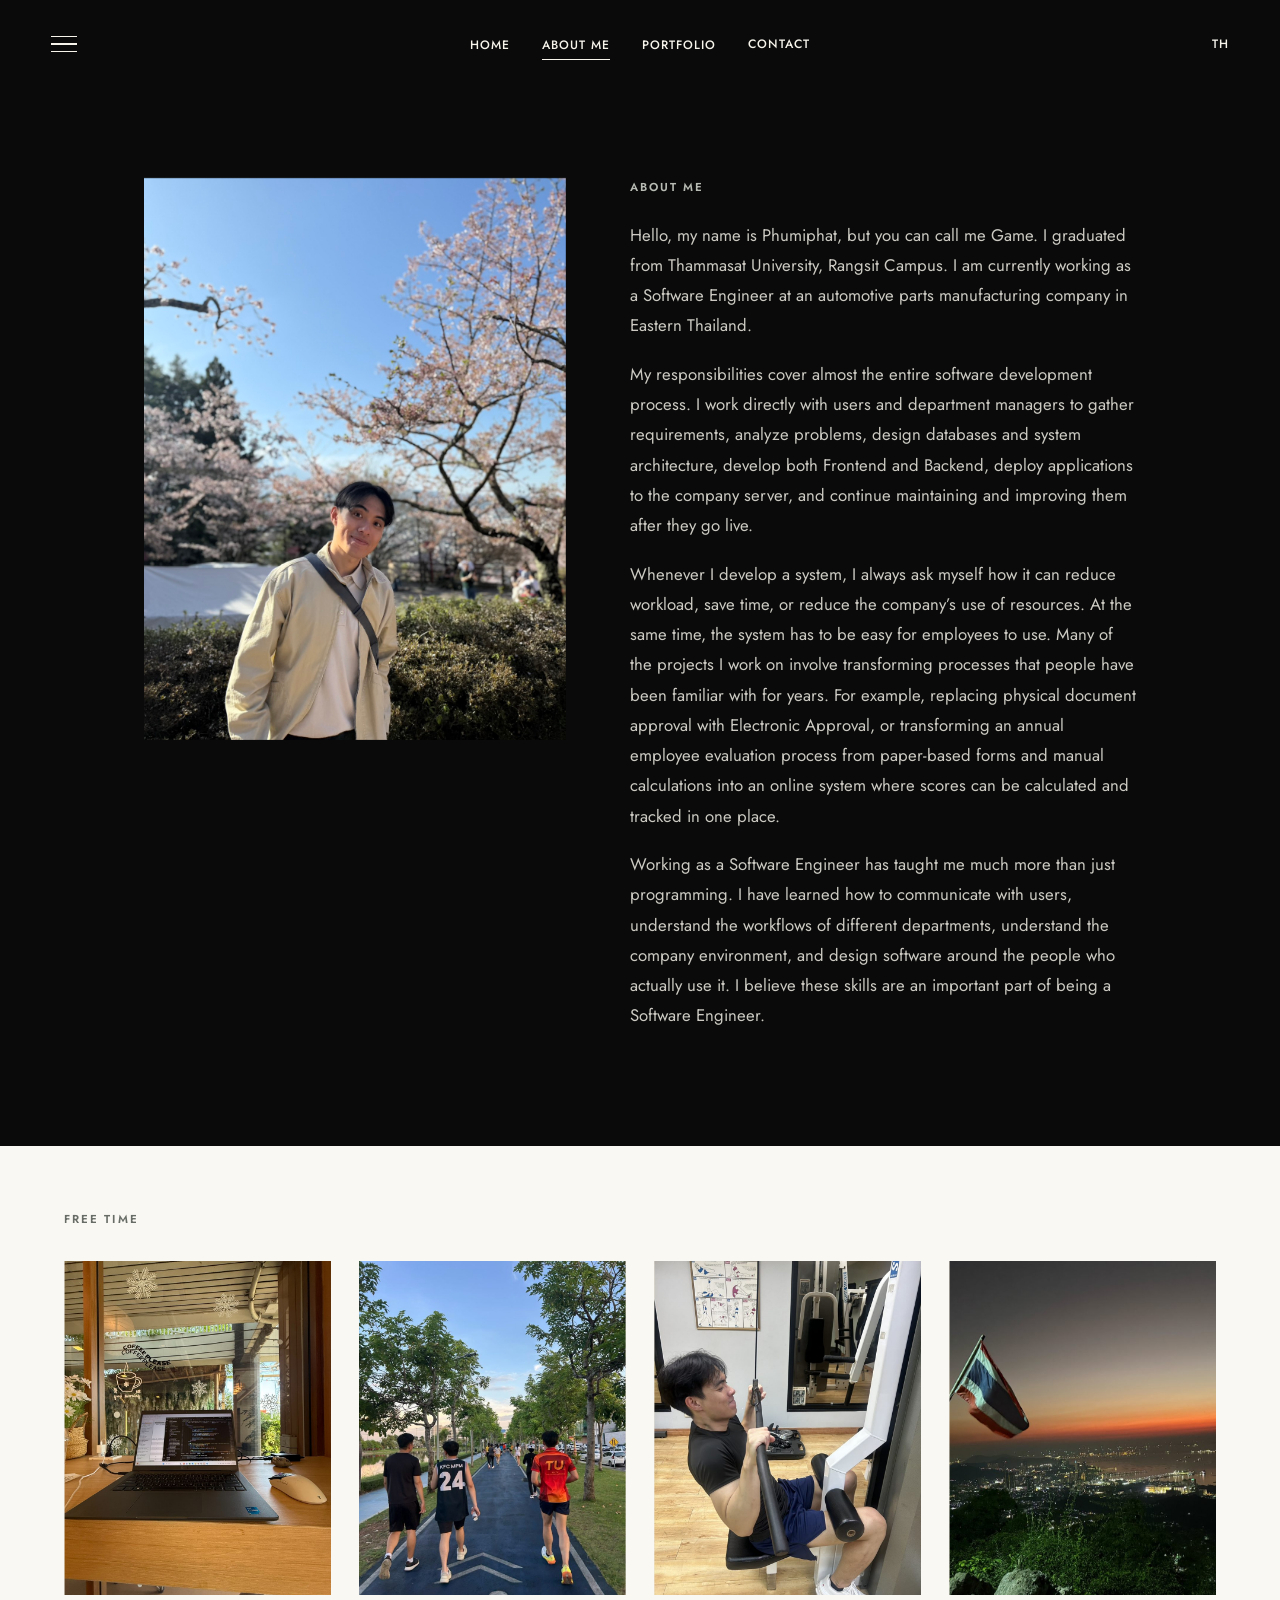
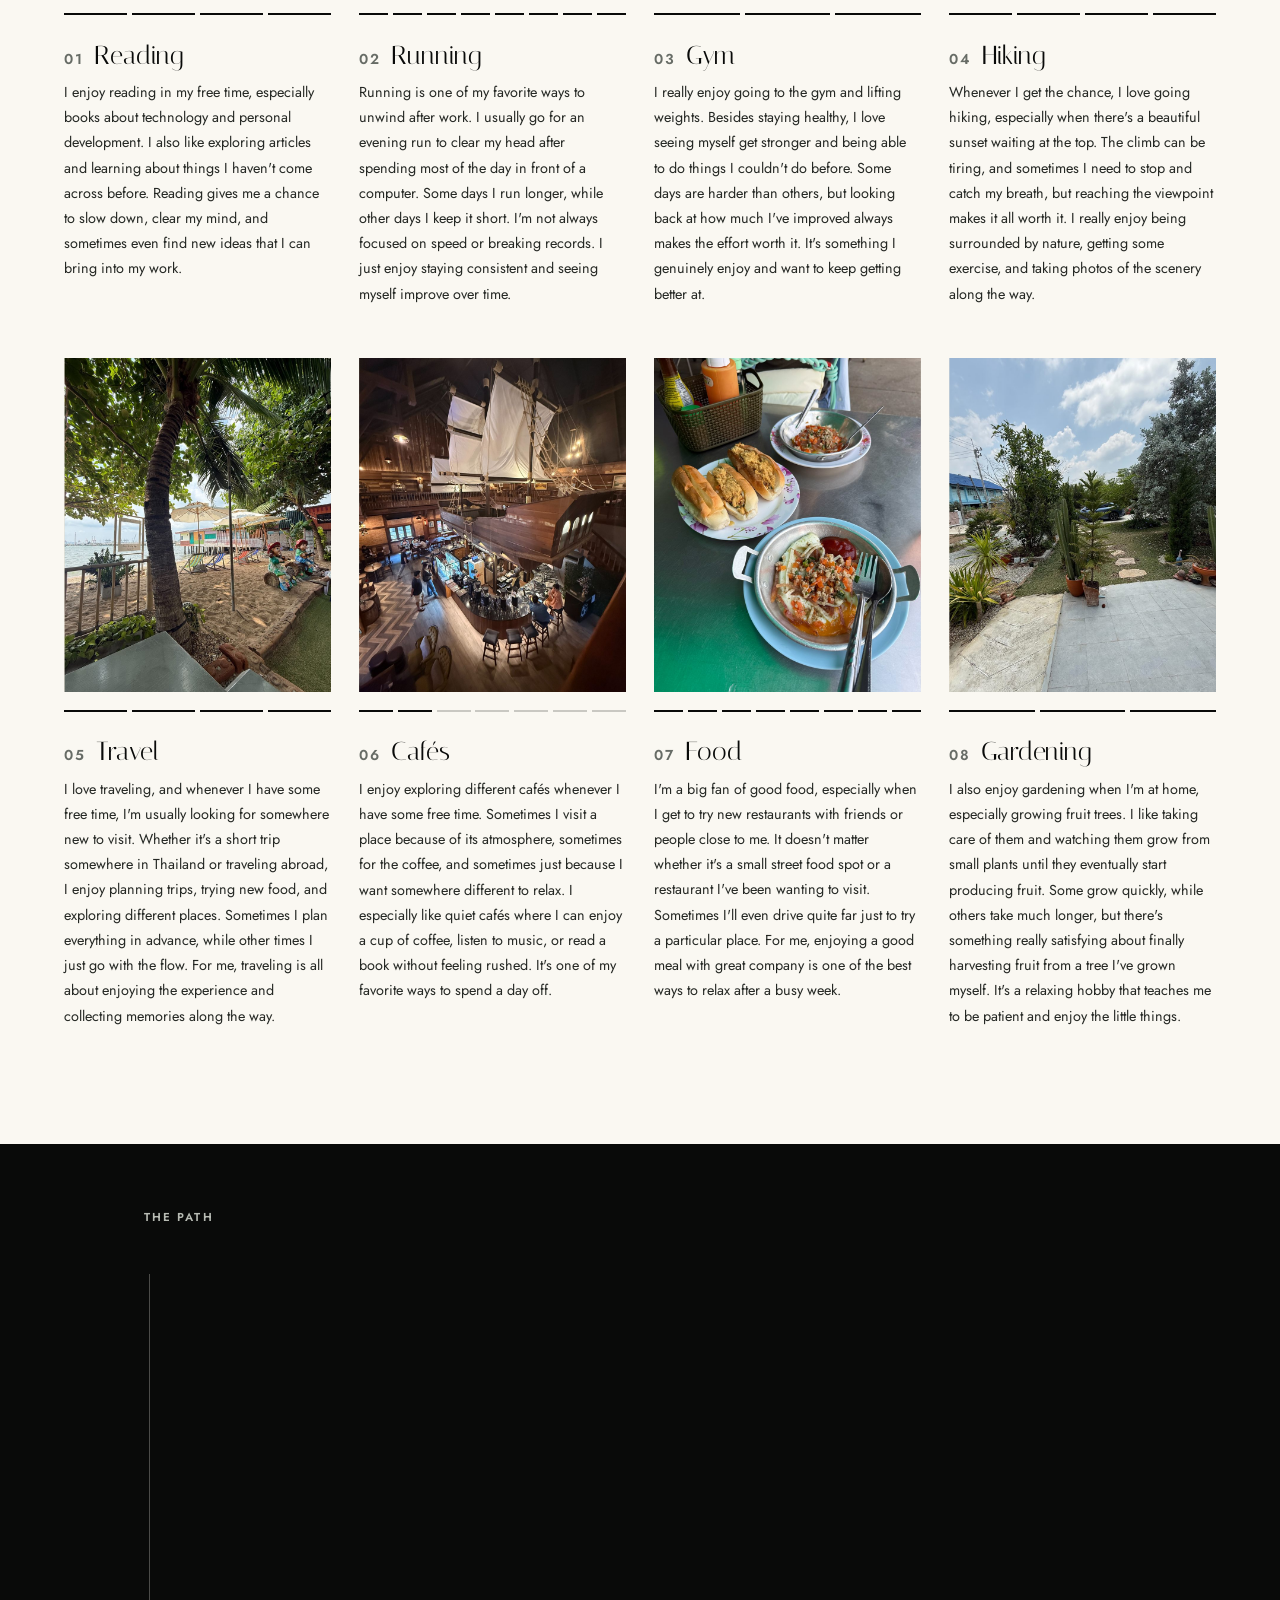
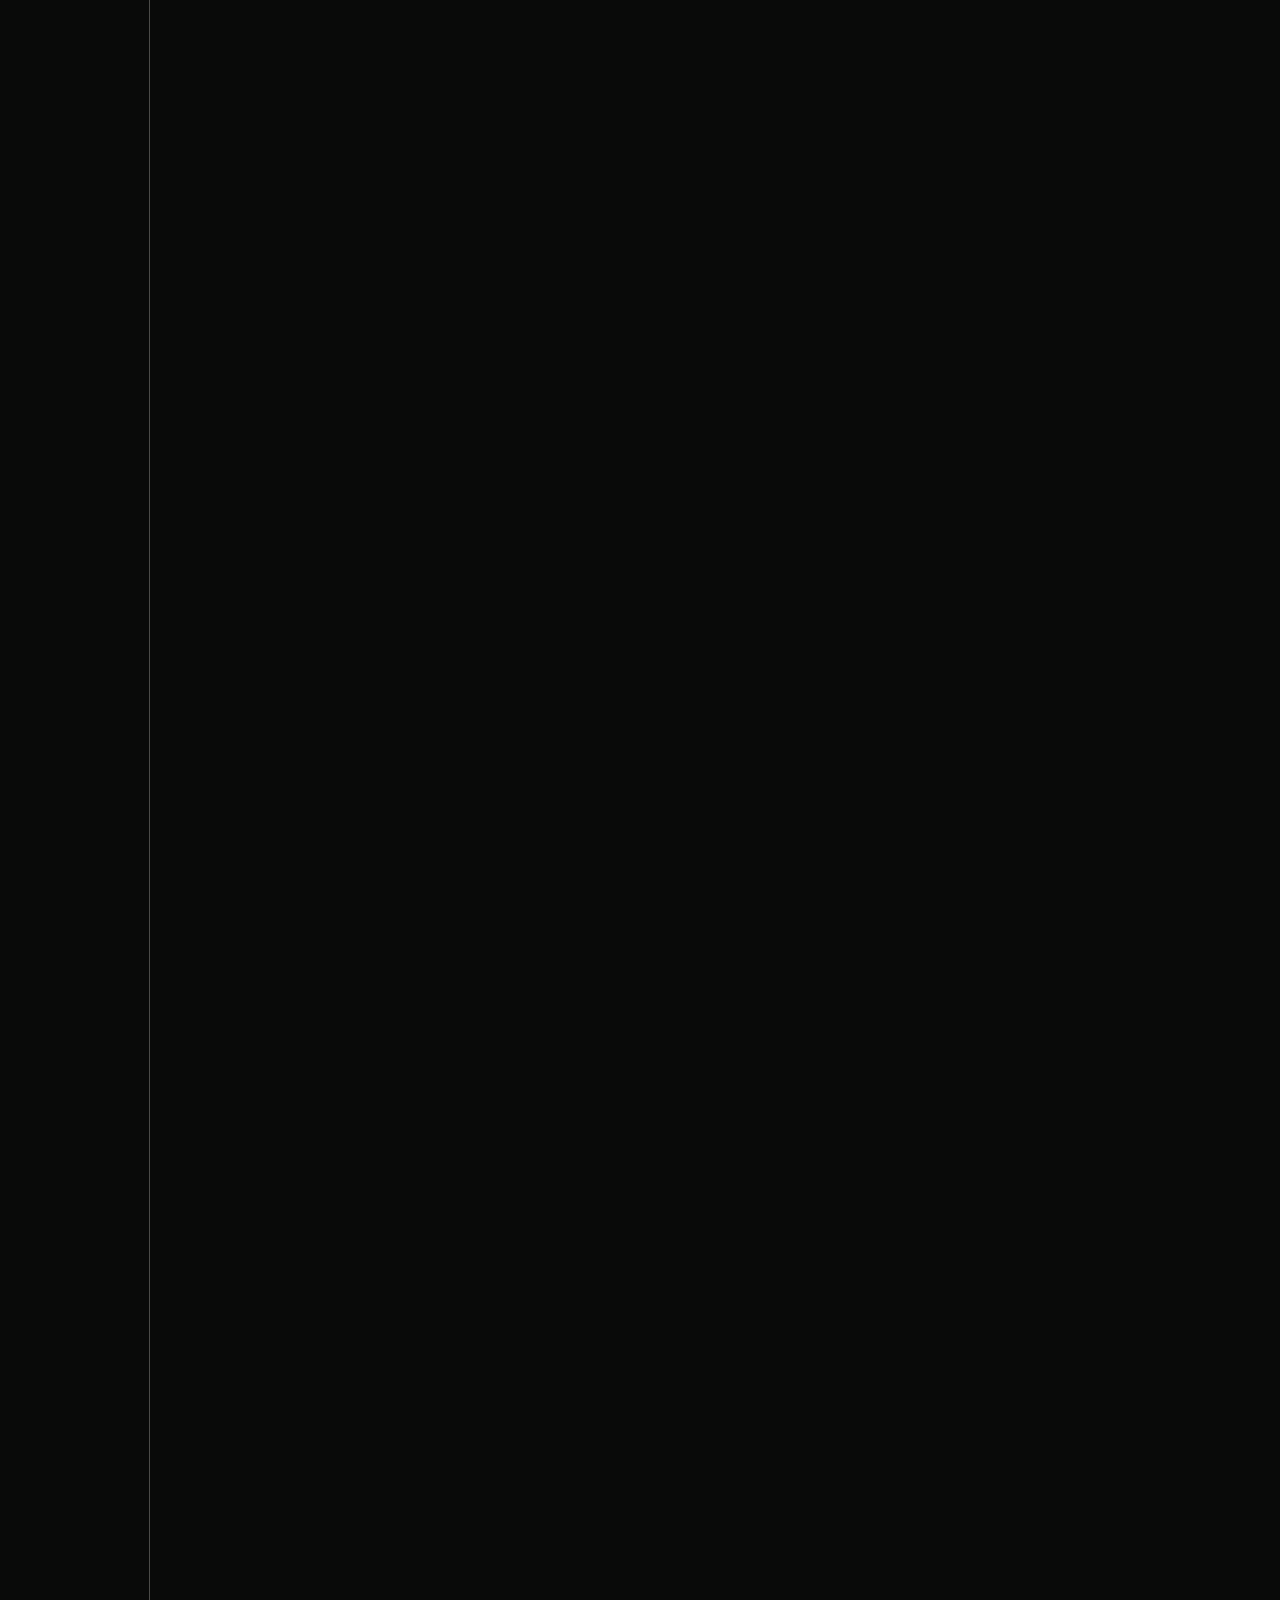
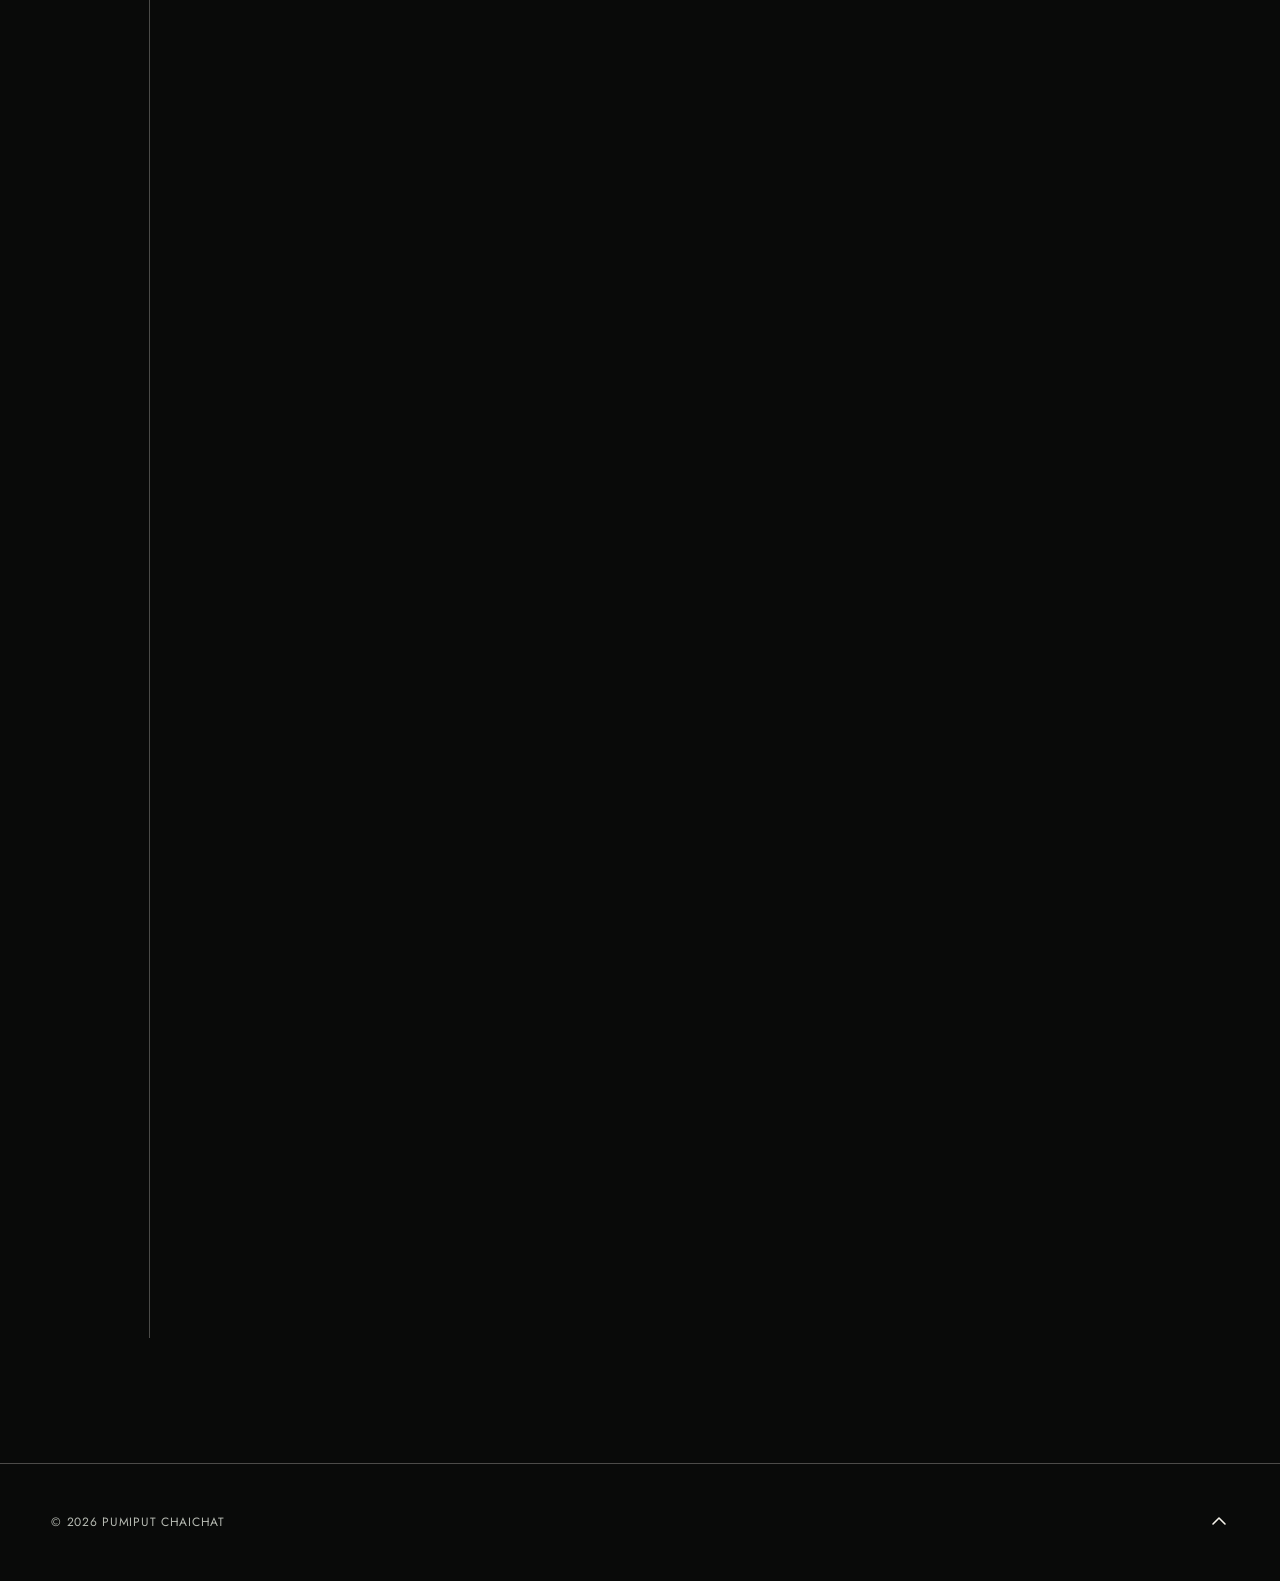
<file: about.html>
<!DOCTYPE html>
<html lang="en">
<head>
  <meta charset="UTF-8">
  <meta name="viewport" content="width=device-width, initial-scale=1.0">
  <meta name="theme-color" content="#090a09">
  <title>About | Pumiput Chaichat</title>
  <meta name="description" content="A cinematic personal journal by Pumiput Chaichat.">

  <script>
    document.documentElement.classList.add('js');
  </script>

  <link rel="preconnect" href="https://fonts.googleapis.com">
  <link rel="preconnect" href="https://fonts.gstatic.com" crossorigin>
  <link href="https://fonts.googleapis.com/css2?family=Anuphan:wght@400;500;600&family=Italiana&family=Jost:wght@400;500;600&family=La+Belle+Aurore&family=Mali:wght@300&family=Montserrat:wght@700;800&family=Noto+Serif+Thai:wght@400;500&display=swap" rel="stylesheet">

  <link rel="icon" href="assets/favicon.svg?v=1781936404" type="image/svg+xml">
  <link rel="stylesheet" href="assets/css/style.css?v=1790326317">
</head>
<body class="page-about">
  <a href="#main" class="skip-link">Skip to content</a>

  <div class="page-loader" aria-hidden="true">
    <span>Pumiput Chaichat</span>
  </div>

  <header class="site-header" id="siteHeader">
    <button class="menu-button" id="menuButton" type="button"
            aria-label="Open menu"
            data-open-label="Open menu"
            data-close-label="Close menu"
            aria-expanded="false" aria-controls="mobileMenu">
      <span></span>
      <span></span>
      <span></span>
    </button>

    <nav class="desktop-nav" aria-label="Primary navigation">
      <div class="nav-item nav-home">
        <a href="index.html#home" aria-haspopup="true">Home</a>
        <div class="nav-submenu" aria-label="Home sections">
          <a href="index.html#home"><span>01</span>Home</a>
          <a href="index.html#journal"><span>02</span>Introduction</a>
          <a href="index.html#moments"><span>03</span>Travel Journal</a>
          <a href="index.html#contact"><span>04</span>Contact Information</a>
        </div>
      </div>
      <div class="nav-item nav-about">
        <a href="#about" aria-haspopup="true" aria-current="page">About Me</a>
        <div class="nav-submenu" aria-label="About sections">
                      <a href="#about"><span>01</span>Introduction</a>
                      <a href="#hobbies"><span>02</span>Free Time</a>
                      <a href="#path"><span>03</span>The Path</a>
                  </div>
      </div>
      <div class="nav-item nav-portfolio">
        <a href="projects.html#intro" aria-haspopup="true">Portfolio</a>
        <div class="nav-submenu" aria-label="Portfolio sections">
                      <a href="projects.html#intro"><span>01</span>How I Work</a>
                      <a href="projects.html#skills"><span>02</span>Education &amp; Skills</a>
                      <a href="projects.html#experience"><span>03</span>Experience &amp; Work</a>
                  </div>
      </div>
      <a href="index.html#contact">Contact</a>
    </nav>

    <div class="header-actions">
      <a class="language-link" href="th/about.html"
         aria-label="Switch to Thai">
        TH      </a>
    </div>
  </header>

  <nav class="mobile-menu" id="mobileMenu" aria-label="Navigation menu">
    <div class="mobile-menu-primary">
      <div class="m-group">
        <a class="m-group-trigger" href="index.html#home" aria-haspopup="true" aria-expanded="false">Home</a>
        <div class="mobile-submenu" aria-label="Home sections">
          <a href="index.html#home"><span>01</span>Home</a>
          <a href="index.html#journal"><span>02</span>Introduction</a>
          <a href="index.html#moments"><span>03</span>Travel Journal</a>
          <a href="index.html#contact"><span>04</span>Contact Information</a>
        </div>
      </div>
      <div class="m-group">
        <a class="m-group-trigger" href="#about" aria-haspopup="true" aria-expanded="false" aria-current="page">About Me</a>
        <div class="mobile-submenu" aria-label="About sections">
                      <a href="#about"><span>01</span>Introduction</a>
                      <a href="#hobbies"><span>02</span>Free Time</a>
                      <a href="#path"><span>03</span>The Path</a>
                  </div>
      </div>
      <div class="m-group">
        <a class="m-group-trigger" href="projects.html#intro" aria-haspopup="true" aria-expanded="false">Portfolio</a>
        <div class="mobile-submenu" aria-label="Portfolio sections">
                      <a href="projects.html#intro"><span>01</span>How I Work</a>
                      <a href="projects.html#skills"><span>02</span>Education &amp; Skills</a>
                      <a href="projects.html#experience"><span>03</span>Experience &amp; Work</a>
                  </div>
      </div>
      <a href="index.html#contact">Contact</a>
    </div>
  </nav>

  <main id="main">

<section class="page-band page-band-dark page-band-opening" id="about" aria-labelledby="about-page-title">
  <div class="page-band-inner about-intro">
    <figure class="about-intro-media reveal">
      <img
        src="assets/images/pumiput-about-sakura.jpg"
        alt="Pumiput standing beneath cherry blossoms on a clear day"
        width="1108"
        height="1477"
      >
    </figure>

    <div class="about-intro-content">
      <p class="page-band-label reveal">About Me</p>
      <h1 class="sr-only" id="about-page-title">
        Pumiput Chaichat, Software Engineer      </h1>

      <div class="about-prose">
                  <p class="reveal">Hello, my name is Phumiphat, but you can call me Game. I graduated from Thammasat University, Rangsit Campus. I am currently working as a Software Engineer at an automotive parts manufacturing company in Eastern Thailand.</p>
          <p class="reveal">My responsibilities cover almost the entire software development process. I work directly with users and department managers to gather requirements, analyze problems, design databases and system architecture, develop both Frontend and Backend, deploy applications to the company server, and continue maintaining and improving them after they go live.</p>
          <p class="reveal">Whenever I develop a system, I always ask myself how it can reduce workload, save time, or reduce the company’s use of resources. At the same time, the system has to be easy for employees to use. Many of the projects I work on involve transforming processes that people have been familiar with for years. For example, replacing physical document approval with Electronic Approval, or transforming an annual employee evaluation process from paper-based forms and manual calculations into an online system where scores can be calculated and tracked in one place.</p>
          <p class="reveal">Working as a Software Engineer has taught me much more than just programming. I have learned how to communicate with users, understand the workflows of different departments, understand the company environment, and design software around the people who actually use it. I believe these skills are an important part of being a Software Engineer.</p>
              </div>
    </div>
  </div>
</section>

<section class="page-band page-band-light" id="hobbies" aria-labelledby="about-hobbies-title">
  <div class="page-band-inner page-band-inner-wide">
    <p class="page-band-label reveal">Free Time</p>
    <h2 class="sr-only" id="about-hobbies-title">Free Time</h2>

    <div class="hobby-grid">
              <article class="hobby-card reveal" data-slider-card style="--hobby-order: 0; --slide-interval: 3.8s">
          <div class="photo-frame" data-photo-slider>
                          <div class="photo-track">
                                  <figure class="photo-slide is-active">
                    <img
                      src="assets/images/hobbies/reading-1.jpg?v=1790326317"
                      alt="Reading a book in a bookstore lined with tall shelves"
                      width="900"
                      height="1200"
                      loading="lazy"
                                          >
                  </figure>
                                  <figure class="photo-slide" aria-hidden="true">
                    <img
                      src="assets/images/hobbies/reading-2.jpg?v=1790326317"
                      alt="A desk with a laptop showing code and a tablet with a sketched diagram"
                      width="900"
                      height="1200"
                      loading="lazy"
                                          >
                  </figure>
                                  <figure class="photo-slide" aria-hidden="true">
                    <img
                      src="assets/images/hobbies/reading-3.jpg?v=1790326317"
                      alt="Working on a laptop while checking a phone"
                      width="900"
                      height="1200"
                      loading="lazy"
                                          >
                  </figure>
                                  <figure class="photo-slide" aria-hidden="true">
                    <img
                      src="assets/images/hobbies/reading-4.jpg?v=1790326317"
                      alt="A laptop on a wooden table in a café work corner"
                      width="900"
                      height="1200"
                      loading="lazy"
                                          >
                  </figure>
                              </div>
              
            <button class="photo-nav photo-nav-prev" type="button" aria-label="Previous photo">
              <svg viewBox="0 0 24 24" fill="none" stroke="currentColor" stroke-width="1.6" stroke-linecap="round" stroke-linejoin="round" aria-hidden="true"><path d="m15 6-6 6 6 6"/></svg>
            </button>
            <button class="photo-nav photo-nav-next" type="button" aria-label="Next photo">
              <svg viewBox="0 0 24 24" fill="none" stroke="currentColor" stroke-width="1.6" stroke-linecap="round" stroke-linejoin="round" aria-hidden="true"><path d="m9 6 6 6-6 6"/></svg>
            </button>                      </div>

                      <div class="photo-bars" role="group" aria-label="Photos: Reading">
                              <button type="button" class="is-active"
                        aria-label="Photo 1 of 4"
                        aria-current="true">
                  <span class="photo-bar-fill"></span>
                </button>
                              <button type="button" class=""
                        aria-label="Photo 2 of 4"
                        >
                  <span class="photo-bar-fill"></span>
                </button>
                              <button type="button" class=""
                        aria-label="Photo 3 of 4"
                        >
                  <span class="photo-bar-fill"></span>
                </button>
                              <button type="button" class=""
                        aria-label="Photo 4 of 4"
                        >
                  <span class="photo-bar-fill"></span>
                </button>
                          </div>
          
          <div class="item-head">
            <span class="hobby-index">01</span>
            <h3 class="hobby-title">Reading</h3>
          </div>
          <p class="hobby-desc">I enjoy reading in my free time, especially books about technology and personal development. I also like exploring articles and learning about things I haven&#039;t come across before. Reading gives me a chance to slow down, clear my mind, and sometimes even find new ideas that I can bring into my work.</p>
        </article>
              <article class="hobby-card reveal" data-slider-card style="--hobby-order: 1; --slide-interval: 4.2s">
          <div class="photo-frame" data-photo-slider>
                          <div class="photo-track">
                                  <figure class="photo-slide is-active">
                    <img
                      src="assets/images/hobbies/running-1.jpg?v=1790326317"
                      alt="Selfie in a running shirt under a blue sky"
                      width="900"
                      height="1200"
                      loading="lazy"
                                          >
                  </figure>
                                  <figure class="photo-slide" aria-hidden="true">
                    <img
                      src="assets/images/hobbies/running-2.jpg?v=1790326317"
                      alt="Strava summary of a 5.03 km run"
                      width="674"
                      height="1200"
                      loading="lazy"
                      style="object-position: center top"                    >
                  </figure>
                                  <figure class="photo-slide" aria-hidden="true">
                    <img
                      src="assets/images/hobbies/running-3.jpg?v=1790326317"
                      alt="A lit waterfront boardwalk at night"
                      width="900"
                      height="1200"
                      loading="lazy"
                                          >
                  </figure>
                                  <figure class="photo-slide" aria-hidden="true">
                    <img
                      src="assets/images/hobbies/running-4.jpg?v=1790326317"
                      alt="An elevated walkway lit at dusk with the city skyline behind"
                      width="900"
                      height="1200"
                      loading="lazy"
                                          >
                  </figure>
                                  <figure class="photo-slide" aria-hidden="true">
                    <img
                      src="assets/images/hobbies/running-5.jpg?v=1790326317"
                      alt="The HYROX Bangkok event sign"
                      width="900"
                      height="1200"
                      loading="lazy"
                                          >
                  </figure>
                                  <figure class="photo-slide" aria-hidden="true">
                    <img
                      src="assets/images/hobbies/running-6.jpg?v=1790326317"
                      alt="A waterfront running path at sunset"
                      width="900"
                      height="1200"
                      loading="lazy"
                                          >
                  </figure>
                                  <figure class="photo-slide" aria-hidden="true">
                    <img
                      src="assets/images/hobbies/running-7.jpg?v=1790326317"
                      alt="Mirror selfie in an orange running shirt"
                      width="900"
                      height="1200"
                      loading="lazy"
                                          >
                  </figure>
                                  <figure class="photo-slide" aria-hidden="true">
                    <img
                      src="assets/images/hobbies/running-8.jpg?v=1790326317"
                      alt="Runners on a park running track"
                      width="900"
                      height="1200"
                      loading="lazy"
                                          >
                  </figure>
                              </div>
              
            <button class="photo-nav photo-nav-prev" type="button" aria-label="Previous photo">
              <svg viewBox="0 0 24 24" fill="none" stroke="currentColor" stroke-width="1.6" stroke-linecap="round" stroke-linejoin="round" aria-hidden="true"><path d="m15 6-6 6 6 6"/></svg>
            </button>
            <button class="photo-nav photo-nav-next" type="button" aria-label="Next photo">
              <svg viewBox="0 0 24 24" fill="none" stroke="currentColor" stroke-width="1.6" stroke-linecap="round" stroke-linejoin="round" aria-hidden="true"><path d="m9 6 6 6-6 6"/></svg>
            </button>                      </div>

                      <div class="photo-bars" role="group" aria-label="Photos: Running">
                              <button type="button" class="is-active"
                        aria-label="Photo 1 of 8"
                        aria-current="true">
                  <span class="photo-bar-fill"></span>
                </button>
                              <button type="button" class=""
                        aria-label="Photo 2 of 8"
                        >
                  <span class="photo-bar-fill"></span>
                </button>
                              <button type="button" class=""
                        aria-label="Photo 3 of 8"
                        >
                  <span class="photo-bar-fill"></span>
                </button>
                              <button type="button" class=""
                        aria-label="Photo 4 of 8"
                        >
                  <span class="photo-bar-fill"></span>
                </button>
                              <button type="button" class=""
                        aria-label="Photo 5 of 8"
                        >
                  <span class="photo-bar-fill"></span>
                </button>
                              <button type="button" class=""
                        aria-label="Photo 6 of 8"
                        >
                  <span class="photo-bar-fill"></span>
                </button>
                              <button type="button" class=""
                        aria-label="Photo 7 of 8"
                        >
                  <span class="photo-bar-fill"></span>
                </button>
                              <button type="button" class=""
                        aria-label="Photo 8 of 8"
                        >
                  <span class="photo-bar-fill"></span>
                </button>
                          </div>
          
          <div class="item-head">
            <span class="hobby-index">02</span>
            <h3 class="hobby-title">Running</h3>
          </div>
          <p class="hobby-desc">Running is one of my favorite ways to unwind after work. I usually go for an evening run to clear my head after spending most of the day in front of a computer. Some days I run longer, while other days I keep it short. I&#039;m not always focused on speed or breaking records. I just enjoy staying consistent and seeing myself improve over time.</p>
        </article>
              <article class="hobby-card reveal" data-slider-card style="--hobby-order: 2; --slide-interval: 4.6s">
          <div class="photo-frame" data-photo-slider>
                          <div class="photo-track">
                                  <figure class="photo-slide is-active">
                    <img
                      src="assets/images/hobbies/gym-1.jpg?v=1790326317"
                      alt="Mirror selfie at the gym"
                      width="613"
                      height="1200"
                      loading="lazy"
                      style="object-position: center 40%"                    >
                  </figure>
                                  <figure class="photo-slide" aria-hidden="true">
                    <img
                      src="assets/images/hobbies/gym-2.jpg?v=1790326317"
                      alt="Mirror selfie beside a dumbbell rack"
                      width="900"
                      height="1200"
                      loading="lazy"
                                          >
                  </figure>
                                  <figure class="photo-slide" aria-hidden="true">
                    <img
                      src="assets/images/hobbies/gym-3.jpg?v=1790326317"
                      alt="Working out on a lat pulldown machine"
                      width="900"
                      height="1200"
                      loading="lazy"
                                          >
                  </figure>
                              </div>
              
            <button class="photo-nav photo-nav-prev" type="button" aria-label="Previous photo">
              <svg viewBox="0 0 24 24" fill="none" stroke="currentColor" stroke-width="1.6" stroke-linecap="round" stroke-linejoin="round" aria-hidden="true"><path d="m15 6-6 6 6 6"/></svg>
            </button>
            <button class="photo-nav photo-nav-next" type="button" aria-label="Next photo">
              <svg viewBox="0 0 24 24" fill="none" stroke="currentColor" stroke-width="1.6" stroke-linecap="round" stroke-linejoin="round" aria-hidden="true"><path d="m9 6 6 6-6 6"/></svg>
            </button>                      </div>

                      <div class="photo-bars" role="group" aria-label="Photos: Gym">
                              <button type="button" class="is-active"
                        aria-label="Photo 1 of 3"
                        aria-current="true">
                  <span class="photo-bar-fill"></span>
                </button>
                              <button type="button" class=""
                        aria-label="Photo 2 of 3"
                        >
                  <span class="photo-bar-fill"></span>
                </button>
                              <button type="button" class=""
                        aria-label="Photo 3 of 3"
                        >
                  <span class="photo-bar-fill"></span>
                </button>
                          </div>
          
          <div class="item-head">
            <span class="hobby-index">03</span>
            <h3 class="hobby-title">Gym</h3>
          </div>
          <p class="hobby-desc">I really enjoy going to the gym and lifting weights. Besides staying healthy, I love seeing myself get stronger and being able to do things I couldn&#039;t do before. Some days are harder than others, but looking back at how much I&#039;ve improved always makes the effort worth it. It&#039;s something I genuinely enjoy and want to keep getting better at.</p>
        </article>
              <article class="hobby-card reveal" data-slider-card style="--hobby-order: 3; --slide-interval: 5s">
          <div class="photo-frame" data-photo-slider>
                          <div class="photo-track">
                                  <figure class="photo-slide is-active">
                    <img
                      src="assets/images/hobbies/hiking-1.jpg?v=1790326317"
                      alt="Low-angle selfie on a hike"
                      width="900"
                      height="1200"
                      loading="lazy"
                                          >
                  </figure>
                                  <figure class="photo-slide" aria-hidden="true">
                    <img
                      src="assets/images/hobbies/hiking-2.jpg?v=1790326317"
                      alt="A hiking trail through the trees"
                      width="900"
                      height="1200"
                      loading="lazy"
                                          >
                  </figure>
                                  <figure class="photo-slide" aria-hidden="true">
                    <img
                      src="assets/images/hobbies/hiking-3.jpg?v=1790326317"
                      alt="A forest path scattered with fallen leaves"
                      width="900"
                      height="1200"
                      loading="lazy"
                                          >
                  </figure>
                                  <figure class="photo-slide" aria-hidden="true">
                    <img
                      src="assets/images/hobbies/hiking-4.jpg?v=1790326317"
                      alt="Sunset over the city from a hilltop, with a Thai flag in front"
                      width="1200"
                      height="900"
                      loading="lazy"
                      style="object-position: 25% center"                    >
                  </figure>
                              </div>
              
            <button class="photo-nav photo-nav-prev" type="button" aria-label="Previous photo">
              <svg viewBox="0 0 24 24" fill="none" stroke="currentColor" stroke-width="1.6" stroke-linecap="round" stroke-linejoin="round" aria-hidden="true"><path d="m15 6-6 6 6 6"/></svg>
            </button>
            <button class="photo-nav photo-nav-next" type="button" aria-label="Next photo">
              <svg viewBox="0 0 24 24" fill="none" stroke="currentColor" stroke-width="1.6" stroke-linecap="round" stroke-linejoin="round" aria-hidden="true"><path d="m9 6 6 6-6 6"/></svg>
            </button>                      </div>

                      <div class="photo-bars" role="group" aria-label="Photos: Hiking">
                              <button type="button" class="is-active"
                        aria-label="Photo 1 of 4"
                        aria-current="true">
                  <span class="photo-bar-fill"></span>
                </button>
                              <button type="button" class=""
                        aria-label="Photo 2 of 4"
                        >
                  <span class="photo-bar-fill"></span>
                </button>
                              <button type="button" class=""
                        aria-label="Photo 3 of 4"
                        >
                  <span class="photo-bar-fill"></span>
                </button>
                              <button type="button" class=""
                        aria-label="Photo 4 of 4"
                        >
                  <span class="photo-bar-fill"></span>
                </button>
                          </div>
          
          <div class="item-head">
            <span class="hobby-index">04</span>
            <h3 class="hobby-title">Hiking</h3>
          </div>
          <p class="hobby-desc">Whenever I get the chance, I love going hiking, especially when there&#039;s a beautiful sunset waiting at the top. The climb can be tiring, and sometimes I need to stop and catch my breath, but reaching the viewpoint makes it all worth it. I really enjoy being surrounded by nature, getting some exercise, and taking photos of the scenery along the way.</p>
        </article>
              <article class="hobby-card reveal" data-slider-card style="--hobby-order: 0; --slide-interval: 3.8s">
          <div class="photo-frame" data-photo-slider>
                          <div class="photo-track">
                                  <figure class="photo-slide is-active">
                    <img
                      src="assets/images/hobbies/travel-1.jpg?v=1790326317"
                      alt="Peace-sign selfie at the airport"
                      width="900"
                      height="1200"
                      loading="lazy"
                                          >
                  </figure>
                                  <figure class="photo-slide" aria-hidden="true">
                    <img
                      src="assets/images/hobbies/travel-2.jpg?v=1790326317"
                      alt="Holding a passport and boarding pass under the airport’s glass roof"
                      width="900"
                      height="1200"
                      loading="lazy"
                                          >
                  </figure>
                                  <figure class="photo-slide" aria-hidden="true">
                    <img
                      src="assets/images/hobbies/travel-3.jpg?v=1790326317"
                      alt="A crowded walking street between old wooden houses"
                      width="900"
                      height="1200"
                      loading="lazy"
                                          >
                  </figure>
                                  <figure class="photo-slide" aria-hidden="true">
                    <img
                      src="assets/images/hobbies/travel-4.jpg?v=1790326317"
                      alt="A beach with coconut palms and beach umbrellas"
                      width="900"
                      height="1200"
                      loading="lazy"
                                          >
                  </figure>
                              </div>
              
            <button class="photo-nav photo-nav-prev" type="button" aria-label="Previous photo">
              <svg viewBox="0 0 24 24" fill="none" stroke="currentColor" stroke-width="1.6" stroke-linecap="round" stroke-linejoin="round" aria-hidden="true"><path d="m15 6-6 6 6 6"/></svg>
            </button>
            <button class="photo-nav photo-nav-next" type="button" aria-label="Next photo">
              <svg viewBox="0 0 24 24" fill="none" stroke="currentColor" stroke-width="1.6" stroke-linecap="round" stroke-linejoin="round" aria-hidden="true"><path d="m9 6 6 6-6 6"/></svg>
            </button>                      </div>

                      <div class="photo-bars" role="group" aria-label="Photos: Travel">
                              <button type="button" class="is-active"
                        aria-label="Photo 1 of 4"
                        aria-current="true">
                  <span class="photo-bar-fill"></span>
                </button>
                              <button type="button" class=""
                        aria-label="Photo 2 of 4"
                        >
                  <span class="photo-bar-fill"></span>
                </button>
                              <button type="button" class=""
                        aria-label="Photo 3 of 4"
                        >
                  <span class="photo-bar-fill"></span>
                </button>
                              <button type="button" class=""
                        aria-label="Photo 4 of 4"
                        >
                  <span class="photo-bar-fill"></span>
                </button>
                          </div>
          
          <div class="item-head">
            <span class="hobby-index">05</span>
            <h3 class="hobby-title">Travel</h3>
          </div>
          <p class="hobby-desc">I love traveling, and whenever I have some free time, I&#039;m usually looking for somewhere new to visit. Whether it&#039;s a short trip somewhere in Thailand or traveling abroad, I enjoy planning trips, trying new food, and exploring different places. Sometimes I plan everything in advance, while other times I just go with the flow. For me, traveling is all about enjoying the experience and collecting memories along the way.</p>
        </article>
              <article class="hobby-card reveal" data-slider-card style="--hobby-order: 1; --slide-interval: 4.2s">
          <div class="photo-frame" data-photo-slider>
                          <div class="photo-track">
                                  <figure class="photo-slide is-active">
                    <img
                      src="assets/images/hobbies/cafe-1.jpg?v=1790326317"
                      alt="Holding an iced drink at a café with a green garden and hills behind"
                      width="900"
                      height="1200"
                      loading="lazy"
                                          >
                  </figure>
                                  <figure class="photo-slide" aria-hidden="true">
                    <img
                      src="assets/images/hobbies/cafe-2.jpg?v=1790326317"
                      alt="A large café decorated with a sailing ship"
                      width="900"
                      height="1200"
                      loading="lazy"
                                          >
                  </figure>
                                  <figure class="photo-slide" aria-hidden="true">
                    <img
                      src="assets/images/hobbies/cafe-3.jpg?v=1790326317"
                      alt="A drink served in a pineapple beside a glass of soda on a wooden tray"
                      width="900"
                      height="1200"
                      loading="lazy"
                                          >
                  </figure>
                                  <figure class="photo-slide" aria-hidden="true">
                    <img
                      src="assets/images/hobbies/cafe-4.jpg?v=1790326317"
                      alt="Holding a drink topped with whipped cream"
                      width="900"
                      height="1200"
                      loading="lazy"
                                          >
                  </figure>
                                  <figure class="photo-slide" aria-hidden="true">
                    <img
                      src="assets/images/hobbies/cafe-5.jpg?v=1790326317"
                      alt="A view of the sea and beach from a hillside café"
                      width="900"
                      height="1200"
                      loading="lazy"
                                          >
                  </figure>
                                  <figure class="photo-slide" aria-hidden="true">
                    <img
                      src="assets/images/hobbies/cafe-6.jpg?v=1790326317"
                      alt="A boat on display in front of a café"
                      width="900"
                      height="1200"
                      loading="lazy"
                                          >
                  </figure>
                                  <figure class="photo-slide" aria-hidden="true">
                    <img
                      src="assets/images/hobbies/cafe-7.jpg?v=1790326317"
                      alt="A large iced tea on a metal table by the balcony"
                      width="900"
                      height="1200"
                      loading="lazy"
                                          >
                  </figure>
                              </div>
              
            <button class="photo-nav photo-nav-prev" type="button" aria-label="Previous photo">
              <svg viewBox="0 0 24 24" fill="none" stroke="currentColor" stroke-width="1.6" stroke-linecap="round" stroke-linejoin="round" aria-hidden="true"><path d="m15 6-6 6 6 6"/></svg>
            </button>
            <button class="photo-nav photo-nav-next" type="button" aria-label="Next photo">
              <svg viewBox="0 0 24 24" fill="none" stroke="currentColor" stroke-width="1.6" stroke-linecap="round" stroke-linejoin="round" aria-hidden="true"><path d="m9 6 6 6-6 6"/></svg>
            </button>                      </div>

                      <div class="photo-bars" role="group" aria-label="Photos: Cafés">
                              <button type="button" class="is-active"
                        aria-label="Photo 1 of 7"
                        aria-current="true">
                  <span class="photo-bar-fill"></span>
                </button>
                              <button type="button" class=""
                        aria-label="Photo 2 of 7"
                        >
                  <span class="photo-bar-fill"></span>
                </button>
                              <button type="button" class=""
                        aria-label="Photo 3 of 7"
                        >
                  <span class="photo-bar-fill"></span>
                </button>
                              <button type="button" class=""
                        aria-label="Photo 4 of 7"
                        >
                  <span class="photo-bar-fill"></span>
                </button>
                              <button type="button" class=""
                        aria-label="Photo 5 of 7"
                        >
                  <span class="photo-bar-fill"></span>
                </button>
                              <button type="button" class=""
                        aria-label="Photo 6 of 7"
                        >
                  <span class="photo-bar-fill"></span>
                </button>
                              <button type="button" class=""
                        aria-label="Photo 7 of 7"
                        >
                  <span class="photo-bar-fill"></span>
                </button>
                          </div>
          
          <div class="item-head">
            <span class="hobby-index">06</span>
            <h3 class="hobby-title">Cafés</h3>
          </div>
          <p class="hobby-desc">I enjoy exploring different cafés whenever I have some free time. Sometimes I visit a place because of its atmosphere, sometimes for the coffee, and sometimes just because I want somewhere different to relax. I especially like quiet cafés where I can enjoy a cup of coffee, listen to music, or read a book without feeling rushed. It&#039;s one of my favorite ways to spend a day off.</p>
        </article>
              <article class="hobby-card reveal" data-slider-card style="--hobby-order: 2; --slide-interval: 4.6s">
          <div class="photo-frame" data-photo-slider>
                          <div class="photo-track">
                                  <figure class="photo-slide is-active">
                    <img
                      src="assets/images/hobbies/food-1.jpg?v=1790326317"
                      alt="A hot pot with vegetables and many side dishes"
                      width="900"
                      height="1200"
                      loading="lazy"
                                          >
                  </figure>
                                  <figure class="photo-slide" aria-hidden="true">
                    <img
                      src="assets/images/hobbies/food-2.jpg?v=1790326317"
                      alt="Grilling and eating with friends"
                      width="900"
                      height="1200"
                      loading="lazy"
                                          >
                  </figure>
                                  <figure class="photo-slide" aria-hidden="true">
                    <img
                      src="assets/images/hobbies/food-3.jpg?v=1790326317"
                      alt="A platter of salmon and tuna sashimi"
                      width="1200"
                      height="900"
                      loading="lazy"
                                          >
                  </figure>
                                  <figure class="photo-slide" aria-hidden="true">
                    <img
                      src="assets/images/hobbies/food-4.jpg?v=1790326317"
                      alt="Shelves of bread and pastries"
                      width="900"
                      height="1200"
                      loading="lazy"
                                          >
                  </figure>
                                  <figure class="photo-slide" aria-hidden="true">
                    <img
                      src="assets/images/hobbies/food-5.jpg?v=1790326317"
                      alt="A plate of fresh vegetables, rice noodles, and grilled pork"
                      width="900"
                      height="1200"
                      loading="lazy"
                                          >
                  </figure>
                                  <figure class="photo-slide" aria-hidden="true">
                    <img
                      src="assets/images/hobbies/food-6.jpg?v=1790326317"
                      alt="Small plates lined up across a buffet table"
                      width="900"
                      height="1200"
                      loading="lazy"
                                          >
                  </figure>
                                  <figure class="photo-slide" aria-hidden="true">
                    <img
                      src="assets/images/hobbies/food-7.jpg?v=1790326317"
                      alt="A street food stall lined with toppings and condiments"
                      width="900"
                      height="1200"
                      loading="lazy"
                                          >
                  </figure>
                                  <figure class="photo-slide" aria-hidden="true">
                    <img
                      src="assets/images/hobbies/food-8.jpg?v=1790326317"
                      alt="Bread and a plated dish on a restaurant table"
                      width="900"
                      height="1200"
                      loading="lazy"
                                          >
                  </figure>
                              </div>
              
            <button class="photo-nav photo-nav-prev" type="button" aria-label="Previous photo">
              <svg viewBox="0 0 24 24" fill="none" stroke="currentColor" stroke-width="1.6" stroke-linecap="round" stroke-linejoin="round" aria-hidden="true"><path d="m15 6-6 6 6 6"/></svg>
            </button>
            <button class="photo-nav photo-nav-next" type="button" aria-label="Next photo">
              <svg viewBox="0 0 24 24" fill="none" stroke="currentColor" stroke-width="1.6" stroke-linecap="round" stroke-linejoin="round" aria-hidden="true"><path d="m9 6 6 6-6 6"/></svg>
            </button>                      </div>

                      <div class="photo-bars" role="group" aria-label="Photos: Food">
                              <button type="button" class="is-active"
                        aria-label="Photo 1 of 8"
                        aria-current="true">
                  <span class="photo-bar-fill"></span>
                </button>
                              <button type="button" class=""
                        aria-label="Photo 2 of 8"
                        >
                  <span class="photo-bar-fill"></span>
                </button>
                              <button type="button" class=""
                        aria-label="Photo 3 of 8"
                        >
                  <span class="photo-bar-fill"></span>
                </button>
                              <button type="button" class=""
                        aria-label="Photo 4 of 8"
                        >
                  <span class="photo-bar-fill"></span>
                </button>
                              <button type="button" class=""
                        aria-label="Photo 5 of 8"
                        >
                  <span class="photo-bar-fill"></span>
                </button>
                              <button type="button" class=""
                        aria-label="Photo 6 of 8"
                        >
                  <span class="photo-bar-fill"></span>
                </button>
                              <button type="button" class=""
                        aria-label="Photo 7 of 8"
                        >
                  <span class="photo-bar-fill"></span>
                </button>
                              <button type="button" class=""
                        aria-label="Photo 8 of 8"
                        >
                  <span class="photo-bar-fill"></span>
                </button>
                          </div>
          
          <div class="item-head">
            <span class="hobby-index">07</span>
            <h3 class="hobby-title">Food</h3>
          </div>
          <p class="hobby-desc">I&#039;m a big fan of good food, especially when I get to try new restaurants with friends or people close to me. It doesn&#039;t matter whether it&#039;s a small street food spot or a restaurant I&#039;ve been wanting to visit. Sometimes I&#039;ll even drive quite far just to try a particular place. For me, enjoying a good meal with great company is one of the best ways to relax after a busy week.</p>
        </article>
              <article class="hobby-card reveal" data-slider-card style="--hobby-order: 3; --slide-interval: 5s">
          <div class="photo-frame" data-photo-slider>
                          <div class="photo-track">
                                  <figure class="photo-slide is-active">
                    <img
                      src="assets/images/hobbies/gardening-1.jpg?v=1790326317"
                      alt="Holding a basket of freshly picked mangoes"
                      width="900"
                      height="1200"
                      loading="lazy"
                                          >
                  </figure>
                                  <figure class="photo-slide" aria-hidden="true">
                    <img
                      src="assets/images/hobbies/gardening-2.jpg?v=1790326317"
                      alt="Looking up at a large tree beside the house"
                      width="900"
                      height="1200"
                      loading="lazy"
                                          >
                  </figure>
                                  <figure class="photo-slide" aria-hidden="true">
                    <img
                      src="assets/images/hobbies/gardening-3.jpg?v=1790326317"
                      alt="A garden of young trees planted in front of the house"
                      width="900"
                      height="1200"
                      loading="lazy"
                                          >
                  </figure>
                              </div>
              
            <button class="photo-nav photo-nav-prev" type="button" aria-label="Previous photo">
              <svg viewBox="0 0 24 24" fill="none" stroke="currentColor" stroke-width="1.6" stroke-linecap="round" stroke-linejoin="round" aria-hidden="true"><path d="m15 6-6 6 6 6"/></svg>
            </button>
            <button class="photo-nav photo-nav-next" type="button" aria-label="Next photo">
              <svg viewBox="0 0 24 24" fill="none" stroke="currentColor" stroke-width="1.6" stroke-linecap="round" stroke-linejoin="round" aria-hidden="true"><path d="m9 6 6 6-6 6"/></svg>
            </button>                      </div>

                      <div class="photo-bars" role="group" aria-label="Photos: Gardening">
                              <button type="button" class="is-active"
                        aria-label="Photo 1 of 3"
                        aria-current="true">
                  <span class="photo-bar-fill"></span>
                </button>
                              <button type="button" class=""
                        aria-label="Photo 2 of 3"
                        >
                  <span class="photo-bar-fill"></span>
                </button>
                              <button type="button" class=""
                        aria-label="Photo 3 of 3"
                        >
                  <span class="photo-bar-fill"></span>
                </button>
                          </div>
          
          <div class="item-head">
            <span class="hobby-index">08</span>
            <h3 class="hobby-title">Gardening</h3>
          </div>
          <p class="hobby-desc">I also enjoy gardening when I&#039;m at home, especially growing fruit trees. I like taking care of them and watching them grow from small plants until they eventually start producing fruit. Some grow quickly, while others take much longer, but there&#039;s something really satisfying about finally harvesting fruit from a tree I&#039;ve grown myself. It&#039;s a relaxing hobby that teaches me to be patient and enjoy the little things.</p>
        </article>
          </div>
  </div>
</section>

<section class="page-band page-band-dark" id="path" aria-labelledby="about-path-title">
  <div class="page-band-inner">
    <p class="page-band-label reveal">The Path</p>
    <h2 class="sr-only" id="about-path-title">The Path</h2>

    <ol class="path-list" id="lifePath">
      <div class="path-line" aria-hidden="true"><span class="path-line-fill"></span></div>

              <li class="path-item" data-slider-card style="--slide-interval: 3.8s">
          <span class="path-dot" aria-hidden="true"></span>

          <div class="path-copy">
            <div class="item-head">
              <span class="path-step">01</span>
              <h3 class="path-title">Kindergarten</h3>
            </div>
            <p class="path-desc">Looking back at my kindergarten days, life was pretty simple. Going to school, playing with friends, and waiting for the school day to end were probably my biggest concerns back then. I didn&#039;t have much to worry about and could enjoy all the little things. Seeing these old photos now always brings a smile to my face.</p>
          </div>

          <div class="path-media">
            <div class="photo-frame photo-frame-wide" data-photo-slider>
              <div class="photo-track">
                                  <figure class="photo-slide is-active">
                    <img
                      src="assets/images/path/kindergarten-1.jpg?v=1790326317"
                      alt="Kindergarten children in Thai costumes at a school event"
                      width="1200"
                      height="775"
                      loading="lazy"
                                          >
                  </figure>
                                  <figure class="photo-slide" aria-hidden="true">
                    <img
                      src="assets/images/path/kindergarten-2.jpg?v=1790326317"
                      alt="A childhood portrait wearing glasses and a white shirt"
                      width="799"
                      height="1200"
                      loading="lazy"
                      style="object-position: center 30%"                    >
                  </figure>
                                  <figure class="photo-slide" aria-hidden="true">
                    <img
                      src="assets/images/path/kindergarten-3.jpg?v=1790326317"
                      alt="A childhood portrait in a printed t-shirt"
                      width="800"
                      height="1200"
                      loading="lazy"
                      style="object-position: center 30%"                    >
                  </figure>
                              </div>
              
            <button class="photo-nav photo-nav-prev" type="button" aria-label="Previous photo">
              <svg viewBox="0 0 24 24" fill="none" stroke="currentColor" stroke-width="1.6" stroke-linecap="round" stroke-linejoin="round" aria-hidden="true"><path d="m15 6-6 6 6 6"/></svg>
            </button>
            <button class="photo-nav photo-nav-next" type="button" aria-label="Next photo">
              <svg viewBox="0 0 24 24" fill="none" stroke="currentColor" stroke-width="1.6" stroke-linecap="round" stroke-linejoin="round" aria-hidden="true"><path d="m9 6 6 6-6 6"/></svg>
            </button>            </div>

                          <div class="photo-bars" role="group" aria-label="Photos: Kindergarten">
                                  <button type="button" class="is-active"
                          aria-label="Photo 1 of 3"
                          aria-current="true">
                    <span class="photo-bar-fill"></span>
                  </button>
                                  <button type="button" class=""
                          aria-label="Photo 2 of 3"
                          >
                    <span class="photo-bar-fill"></span>
                  </button>
                                  <button type="button" class=""
                          aria-label="Photo 3 of 3"
                          >
                    <span class="photo-bar-fill"></span>
                  </button>
                              </div>
                      </div>
        </li>
              <li class="path-item" data-slider-card style="--slide-interval: 4.2s">
          <span class="path-dot" aria-hidden="true"></span>

          <div class="path-copy">
            <div class="item-head">
              <span class="path-step">02</span>
              <h3 class="path-title">Primary School</h3>
            </div>
            <p class="path-desc">Primary school was when life started getting a little busier. There were more classes, school activities, and plenty of new friends to meet. I got to try different things and made so many memories with my classmates, from playing during lunch breaks to joining school events. Looking back, those were some really fun and carefree years of my childhood.</p>
          </div>

          <div class="path-media">
            <div class="photo-frame photo-frame-wide" data-photo-slider>
              <div class="photo-track">
                                  <figure class="photo-slide is-active">
                    <img
                      src="assets/images/path/primary-1.jpg?v=1790326317"
                      alt="Sitting with arms folded in a room as a child"
                      width="1200"
                      height="806"
                      loading="lazy"
                                          >
                  </figure>
                                  <figure class="photo-slide" aria-hidden="true">
                    <img
                      src="assets/images/path/primary-2.jpg?v=1790326317"
                      alt="In a school uniform, raising both hands for the camera"
                      width="1200"
                      height="900"
                      loading="lazy"
                                          >
                  </figure>
                                  <figure class="photo-slide" aria-hidden="true">
                    <img
                      src="assets/images/path/primary-3.jpg?v=1790326317"
                      alt="At an outdoor school activity with friends"
                      width="1200"
                      height="900"
                      loading="lazy"
                                          >
                  </figure>
                                  <figure class="photo-slide" aria-hidden="true">
                    <img
                      src="assets/images/path/primary-4.jpg?v=1790326317"
                      alt="With friends and stuffed toys"
                      width="560"
                      height="480"
                      loading="lazy"
                                          >
                  </figure>
                              </div>
              
            <button class="photo-nav photo-nav-prev" type="button" aria-label="Previous photo">
              <svg viewBox="0 0 24 24" fill="none" stroke="currentColor" stroke-width="1.6" stroke-linecap="round" stroke-linejoin="round" aria-hidden="true"><path d="m15 6-6 6 6 6"/></svg>
            </button>
            <button class="photo-nav photo-nav-next" type="button" aria-label="Next photo">
              <svg viewBox="0 0 24 24" fill="none" stroke="currentColor" stroke-width="1.6" stroke-linecap="round" stroke-linejoin="round" aria-hidden="true"><path d="m9 6 6 6-6 6"/></svg>
            </button>            </div>

                          <div class="photo-bars" role="group" aria-label="Photos: Primary School">
                                  <button type="button" class="is-active"
                          aria-label="Photo 1 of 4"
                          aria-current="true">
                    <span class="photo-bar-fill"></span>
                  </button>
                                  <button type="button" class=""
                          aria-label="Photo 2 of 4"
                          >
                    <span class="photo-bar-fill"></span>
                  </button>
                                  <button type="button" class=""
                          aria-label="Photo 3 of 4"
                          >
                    <span class="photo-bar-fill"></span>
                  </button>
                                  <button type="button" class=""
                          aria-label="Photo 4 of 4"
                          >
                    <span class="photo-bar-fill"></span>
                  </button>
                              </div>
                      </div>
        </li>
              <li class="path-item" data-slider-card style="--slide-interval: 4.6s">
          <span class="path-dot" aria-hidden="true"></span>

          <div class="path-copy">
            <div class="item-head">
              <span class="path-step">03</span>
              <h3 class="path-title">Lower Secondary</h3>
            </div>
            <p class="path-desc">Lower secondary school was when I started growing up and discovering more about myself. Friends became a huge part of my everyday life, whether we were studying, joining school activities, or just hanging out together. I started exploring different interests and figuring out what I liked and didn&#039;t like. I wasn&#039;t thinking too seriously about the future yet, but I made a lot of great memories during those years.</p>
          </div>

          <div class="path-media">
            <div class="photo-frame photo-frame-wide" data-photo-slider>
              <div class="photo-track">
                                  <figure class="photo-slide is-active">
                    <img
                      src="assets/images/path/junior-1.jpg?v=1790326317"
                      alt="Holding a flower tray at a school ceremony"
                      width="1200"
                      height="900"
                      loading="lazy"
                                          >
                  </figure>
                                  <figure class="photo-slide" aria-hidden="true">
                    <img
                      src="assets/images/path/junior-2.jpg?v=1790326317"
                      alt="A selfie with friends in school uniforms"
                      width="760"
                      height="760"
                      loading="lazy"
                                          >
                  </figure>
                                  <figure class="photo-slide" aria-hidden="true">
                    <img
                      src="assets/images/path/junior-3.jpg?v=1790326317"
                      alt="A selfie in a school sports shirt"
                      width="640"
                      height="640"
                      loading="lazy"
                                          >
                  </figure>
                              </div>
              
            <button class="photo-nav photo-nav-prev" type="button" aria-label="Previous photo">
              <svg viewBox="0 0 24 24" fill="none" stroke="currentColor" stroke-width="1.6" stroke-linecap="round" stroke-linejoin="round" aria-hidden="true"><path d="m15 6-6 6 6 6"/></svg>
            </button>
            <button class="photo-nav photo-nav-next" type="button" aria-label="Next photo">
              <svg viewBox="0 0 24 24" fill="none" stroke="currentColor" stroke-width="1.6" stroke-linecap="round" stroke-linejoin="round" aria-hidden="true"><path d="m9 6 6 6-6 6"/></svg>
            </button>            </div>

                          <div class="photo-bars" role="group" aria-label="Photos: Lower Secondary">
                                  <button type="button" class="is-active"
                          aria-label="Photo 1 of 3"
                          aria-current="true">
                    <span class="photo-bar-fill"></span>
                  </button>
                                  <button type="button" class=""
                          aria-label="Photo 2 of 3"
                          >
                    <span class="photo-bar-fill"></span>
                  </button>
                                  <button type="button" class=""
                          aria-label="Photo 3 of 3"
                          >
                    <span class="photo-bar-fill"></span>
                  </button>
                              </div>
                      </div>
        </li>
              <li class="path-item" data-slider-card style="--slide-interval: 3.8s">
          <span class="path-dot" aria-hidden="true"></span>

          <div class="path-copy">
            <div class="item-head">
              <span class="path-step">04</span>
              <h3 class="path-title">Upper Secondary</h3>
            </div>
            <p class="path-desc">Upper secondary school was when I started thinking more seriously about my future and what I wanted to do after graduation. But there were still plenty of fun moments, from sports day and school activities to military cadet training with my friends. Some days were exhausting, while others were full of laughter. Looking back at these photos reminds me of how many great memories I made during those years.</p>
          </div>

          <div class="path-media">
            <div class="photo-frame photo-frame-wide" data-photo-slider>
              <div class="photo-track">
                                  <figure class="photo-slide is-active">
                    <img
                      src="assets/images/path/senior-1.jpg?v=1790326317"
                      alt="Sitting on a school corridor in uniform"
                      width="469"
                      height="625"
                      loading="lazy"
                      style="object-position: center 35%"                    >
                  </figure>
                                  <figure class="photo-slide" aria-hidden="true">
                    <img
                      src="assets/images/path/senior-2.jpg?v=1790326317"
                      alt="With friends and balloons on sports day"
                      width="960"
                      height="720"
                      loading="lazy"
                                          >
                  </figure>
                                  <figure class="photo-slide" aria-hidden="true">
                    <img
                      src="assets/images/path/senior-3.jpg?v=1790326317"
                      alt="Standing in a school sports day shirt"
                      width="540"
                      height="960"
                      loading="lazy"
                      style="object-position: center 25%"                    >
                  </figure>
                                  <figure class="photo-slide" aria-hidden="true">
                    <img
                      src="assets/images/path/senior-4.jpg?v=1790326317"
                      alt="Cadet field training with friends"
                      width="960"
                      height="720"
                      loading="lazy"
                                          >
                  </figure>
                                  <figure class="photo-slide" aria-hidden="true">
                    <img
                      src="assets/images/path/senior-5.jpg?v=1790326317"
                      alt="Standing at salute in a cadet uniform"
                      width="654"
                      height="960"
                      loading="lazy"
                      style="object-position: center 40%"                    >
                  </figure>
                              </div>
              
            <button class="photo-nav photo-nav-prev" type="button" aria-label="Previous photo">
              <svg viewBox="0 0 24 24" fill="none" stroke="currentColor" stroke-width="1.6" stroke-linecap="round" stroke-linejoin="round" aria-hidden="true"><path d="m15 6-6 6 6 6"/></svg>
            </button>
            <button class="photo-nav photo-nav-next" type="button" aria-label="Next photo">
              <svg viewBox="0 0 24 24" fill="none" stroke="currentColor" stroke-width="1.6" stroke-linecap="round" stroke-linejoin="round" aria-hidden="true"><path d="m9 6 6 6-6 6"/></svg>
            </button>            </div>

                          <div class="photo-bars" role="group" aria-label="Photos: Upper Secondary">
                                  <button type="button" class="is-active"
                          aria-label="Photo 1 of 5"
                          aria-current="true">
                    <span class="photo-bar-fill"></span>
                  </button>
                                  <button type="button" class=""
                          aria-label="Photo 2 of 5"
                          >
                    <span class="photo-bar-fill"></span>
                  </button>
                                  <button type="button" class=""
                          aria-label="Photo 3 of 5"
                          >
                    <span class="photo-bar-fill"></span>
                  </button>
                                  <button type="button" class=""
                          aria-label="Photo 4 of 5"
                          >
                    <span class="photo-bar-fill"></span>
                  </button>
                                  <button type="button" class=""
                          aria-label="Photo 5 of 5"
                          >
                    <span class="photo-bar-fill"></span>
                  </button>
                              </div>
                      </div>
        </li>
              <li class="path-item" data-slider-card style="--slide-interval: 4.2s">
          <span class="path-dot" aria-hidden="true"></span>

          <div class="path-copy">
            <div class="item-head">
              <span class="path-step">05</span>
              <h3 class="path-title">University</h3>
            </div>
            <p class="path-desc">After finishing high school, I went to Thammasat University, Rangsit Campus. At first, I had to adjust to a lot of new things, from meeting new friends to getting used to university life. I got to try different activities, take on more responsibilities, and experience things I&#039;d never done before. But my favorite part was definitely spending time with friends, traveling, joining activities, and making memories together. Looking back, university was one of the most memorable chapters of my life, and I&#039;d love to experience those days all over again.</p>
          </div>

          <div class="path-media">
            <div class="photo-frame photo-frame-wide" data-photo-slider>
              <div class="photo-track">
                                  <figure class="photo-slide is-active">
                    <img
                      src="assets/images/path/university-1.jpg?v=1790326317"
                      alt="A night portrait in a student uniform"
                      width="790"
                      height="1027"
                      loading="lazy"
                      style="object-position: center 15%"                    >
                  </figure>
                                  <figure class="photo-slide" aria-hidden="true">
                    <img
                      src="assets/images/path/university-2.jpg?v=1790326317"
                      alt="A night selfie in front of a city tower"
                      width="914"
                      height="1200"
                      loading="lazy"
                      style="object-position: center 40%"                    >
                  </figure>
                                  <figure class="photo-slide" aria-hidden="true">
                    <img
                      src="assets/images/path/university-3.jpg?v=1790326317"
                      alt="Walking through an evening fair with a backpack"
                      width="1080"
                      height="1080"
                      loading="lazy"
                      style="object-position: center 35%"                    >
                  </figure>
                                  <figure class="photo-slide" aria-hidden="true">
                    <img
                      src="assets/images/path/university-4.jpg?v=1790326317"
                      alt="The Thammasat University sign by the road"
                      width="798"
                      height="667"
                      loading="lazy"
                                          >
                  </figure>
                                  <figure class="photo-slide" aria-hidden="true">
                    <img
                      src="assets/images/path/university-5.jpg?v=1790326317"
                      alt="A TOEIC reading practice book"
                      width="900"
                      height="1200"
                      loading="lazy"
                      style="object-position: center 35%"                    >
                  </figure>
                              </div>
              
            <button class="photo-nav photo-nav-prev" type="button" aria-label="Previous photo">
              <svg viewBox="0 0 24 24" fill="none" stroke="currentColor" stroke-width="1.6" stroke-linecap="round" stroke-linejoin="round" aria-hidden="true"><path d="m15 6-6 6 6 6"/></svg>
            </button>
            <button class="photo-nav photo-nav-next" type="button" aria-label="Next photo">
              <svg viewBox="0 0 24 24" fill="none" stroke="currentColor" stroke-width="1.6" stroke-linecap="round" stroke-linejoin="round" aria-hidden="true"><path d="m9 6 6 6-6 6"/></svg>
            </button>            </div>

                          <div class="photo-bars" role="group" aria-label="Photos: University">
                                  <button type="button" class="is-active"
                          aria-label="Photo 1 of 5"
                          aria-current="true">
                    <span class="photo-bar-fill"></span>
                  </button>
                                  <button type="button" class=""
                          aria-label="Photo 2 of 5"
                          >
                    <span class="photo-bar-fill"></span>
                  </button>
                                  <button type="button" class=""
                          aria-label="Photo 3 of 5"
                          >
                    <span class="photo-bar-fill"></span>
                  </button>
                                  <button type="button" class=""
                          aria-label="Photo 4 of 5"
                          >
                    <span class="photo-bar-fill"></span>
                  </button>
                                  <button type="button" class=""
                          aria-label="Photo 5 of 5"
                          >
                    <span class="photo-bar-fill"></span>
                  </button>
                              </div>
                      </div>
        </li>
              <li class="path-item" data-slider-card style="--slide-interval: 4.6s">
          <span class="path-dot" aria-hidden="true"></span>

          <div class="path-copy">
            <div class="item-head">
              <span class="path-step">06</span>
              <h3 class="path-title">Graduation</h3>
            </div>
            <p class="path-desc">Finally, graduation day arrived! After years of studying, coding, and working on countless projects, I graduated with a Bachelor&#039;s degree from Thammasat University. It was such a special day, especially getting to celebrate with my family and friends who had been there throughout the journey. Looking at these photos reminds me of all the hard work, late nights, and great memories that brought me to this moment.</p>
          </div>

          <div class="path-media">
            <div class="photo-frame photo-frame-wide" data-photo-slider>
              <div class="photo-track">
                                  <figure class="photo-slide is-active">
                    <img
                      src="assets/images/path/graduation-1.jpg?v=1790326317"
                      alt="A graduation day photo in front of a sunflower field"
                      width="698"
                      height="805"
                      loading="lazy"
                      style="object-position: center 20%"                    >
                  </figure>
                                  <figure class="photo-slide" aria-hidden="true">
                    <img
                      src="assets/images/path/graduation-2.jpg?v=1790326317"
                      alt="Holding a red diploma folder with a gold emblem"
                      width="675"
                      height="1200"
                      loading="lazy"
                      style="object-position: center 45%"                    >
                  </figure>
                                  <figure class="photo-slide" aria-hidden="true">
                    <img
                      src="assets/images/path/graduation-3.jpg?v=1790326317"
                      alt="The auditorium during the ceremony, seen from the graduates’ seats"
                      width="900"
                      height="1200"
                      loading="lazy"
                                          >
                  </figure>
                                  <figure class="photo-slide" aria-hidden="true">
                    <img
                      src="assets/images/path/graduation-4.jpg?v=1790326317"
                      alt="The stage and rows of graduates during the ceremony"
                      width="900"
                      height="1200"
                      loading="lazy"
                                          >
                  </figure>
                                  <figure class="photo-slide" aria-hidden="true">
                    <img
                      src="assets/images/path/graduation-5.jpg?v=1790326317"
                      alt="Receiving the degree on stage"
                      width="1016"
                      height="578"
                      loading="lazy"
                      style="object-position: right center"                    >
                  </figure>
                              </div>
              
            <button class="photo-nav photo-nav-prev" type="button" aria-label="Previous photo">
              <svg viewBox="0 0 24 24" fill="none" stroke="currentColor" stroke-width="1.6" stroke-linecap="round" stroke-linejoin="round" aria-hidden="true"><path d="m15 6-6 6 6 6"/></svg>
            </button>
            <button class="photo-nav photo-nav-next" type="button" aria-label="Next photo">
              <svg viewBox="0 0 24 24" fill="none" stroke="currentColor" stroke-width="1.6" stroke-linecap="round" stroke-linejoin="round" aria-hidden="true"><path d="m9 6 6 6-6 6"/></svg>
            </button>            </div>

                          <div class="photo-bars" role="group" aria-label="Photos: Graduation">
                                  <button type="button" class="is-active"
                          aria-label="Photo 1 of 5"
                          aria-current="true">
                    <span class="photo-bar-fill"></span>
                  </button>
                                  <button type="button" class=""
                          aria-label="Photo 2 of 5"
                          >
                    <span class="photo-bar-fill"></span>
                  </button>
                                  <button type="button" class=""
                          aria-label="Photo 3 of 5"
                          >
                    <span class="photo-bar-fill"></span>
                  </button>
                                  <button type="button" class=""
                          aria-label="Photo 4 of 5"
                          >
                    <span class="photo-bar-fill"></span>
                  </button>
                                  <button type="button" class=""
                          aria-label="Photo 5 of 5"
                          >
                    <span class="photo-bar-fill"></span>
                  </button>
                              </div>
                      </div>
        </li>
              <li class="path-item" data-slider-card style="--slide-interval: 3.8s">
          <span class="path-dot" aria-hidden="true"></span>

          <div class="path-copy">
            <div class="item-head">
              <span class="path-step">07</span>
              <h3 class="path-title">Work</h3>
            </div>
            <p class="path-desc">After graduating, I started my career as a Software Engineer. Going from writing code for university assignments to building systems that people actually use at work was a big change. I quickly learned that being a developer isn&#039;t just about writing code. It&#039;s also about understanding users, solving real problems, and finding ways to make things work better. Every project comes with different challenges. Some problems are easy to solve, while others take days to figure out. Even though the work can be challenging, I genuinely enjoy building new systems and seeing people use something I&#039;ve created.</p>
          </div>

          <div class="path-media">
            <div class="photo-frame photo-frame-wide" data-photo-slider>
              <div class="photo-track">
                                  <figure class="photo-slide is-active">
                    <img
                      src="assets/images/path/work-1.jpg?v=1790326317"
                      alt="In a white shirt before heading in to work"
                      width="900"
                      height="1200"
                      loading="lazy"
                      style="object-position: center 35%"                    >
                  </figure>
                                  <figure class="photo-slide" aria-hidden="true">
                    <img
                      src="assets/images/path/work-2.jpg?v=1790326317"
                      alt="At my desk in the office"
                      width="900"
                      height="1200"
                      loading="lazy"
                                          >
                  </figure>
                                  <figure class="photo-slide" aria-hidden="true">
                    <img
                      src="assets/images/path/work-3.jpg?v=1790326317"
                      alt="Receiving a certificate alongside a colleague"
                      width="672"
                      height="917"
                      loading="lazy"
                                          >
                  </figure>
                                  <figure class="photo-slide" aria-hidden="true">
                    <img
                      src="assets/images/path/work-4.jpg?v=1790326317"
                      alt="Attending a seminar in a large conference hall"
                      width="1200"
                      height="900"
                      loading="lazy"
                                          >
                  </figure>
                              </div>
              
            <button class="photo-nav photo-nav-prev" type="button" aria-label="Previous photo">
              <svg viewBox="0 0 24 24" fill="none" stroke="currentColor" stroke-width="1.6" stroke-linecap="round" stroke-linejoin="round" aria-hidden="true"><path d="m15 6-6 6 6 6"/></svg>
            </button>
            <button class="photo-nav photo-nav-next" type="button" aria-label="Next photo">
              <svg viewBox="0 0 24 24" fill="none" stroke="currentColor" stroke-width="1.6" stroke-linecap="round" stroke-linejoin="round" aria-hidden="true"><path d="m9 6 6 6-6 6"/></svg>
            </button>            </div>

                          <div class="photo-bars" role="group" aria-label="Photos: Work">
                                  <button type="button" class="is-active"
                          aria-label="Photo 1 of 4"
                          aria-current="true">
                    <span class="photo-bar-fill"></span>
                  </button>
                                  <button type="button" class=""
                          aria-label="Photo 2 of 4"
                          >
                    <span class="photo-bar-fill"></span>
                  </button>
                                  <button type="button" class=""
                          aria-label="Photo 3 of 4"
                          >
                    <span class="photo-bar-fill"></span>
                  </button>
                                  <button type="button" class=""
                          aria-label="Photo 4 of 4"
                          >
                    <span class="photo-bar-fill"></span>
                  </button>
                              </div>
                      </div>
        </li>
          </ol>
  </div>
</section>

  </main>


  <div class="footer-bottom page-bottom-bar">
    <span>© 2026 Pumiput Chaichat</span>
    <a
      class="footer-top-link"
      href="#main"
      title="Back to top"
      aria-label="Back to top"
    >
      <svg aria-hidden="true" viewBox="0 0 24 24">
        <path d="m18 15-6-6-6 6"></path>
      </svg>
    </a>
  </div>

  <script src="assets/js/main.js?v=1790326318" defer></script>
  <script src="assets/js/animations.js?v=1790307183" defer></script>
</body>
</html>
</file>
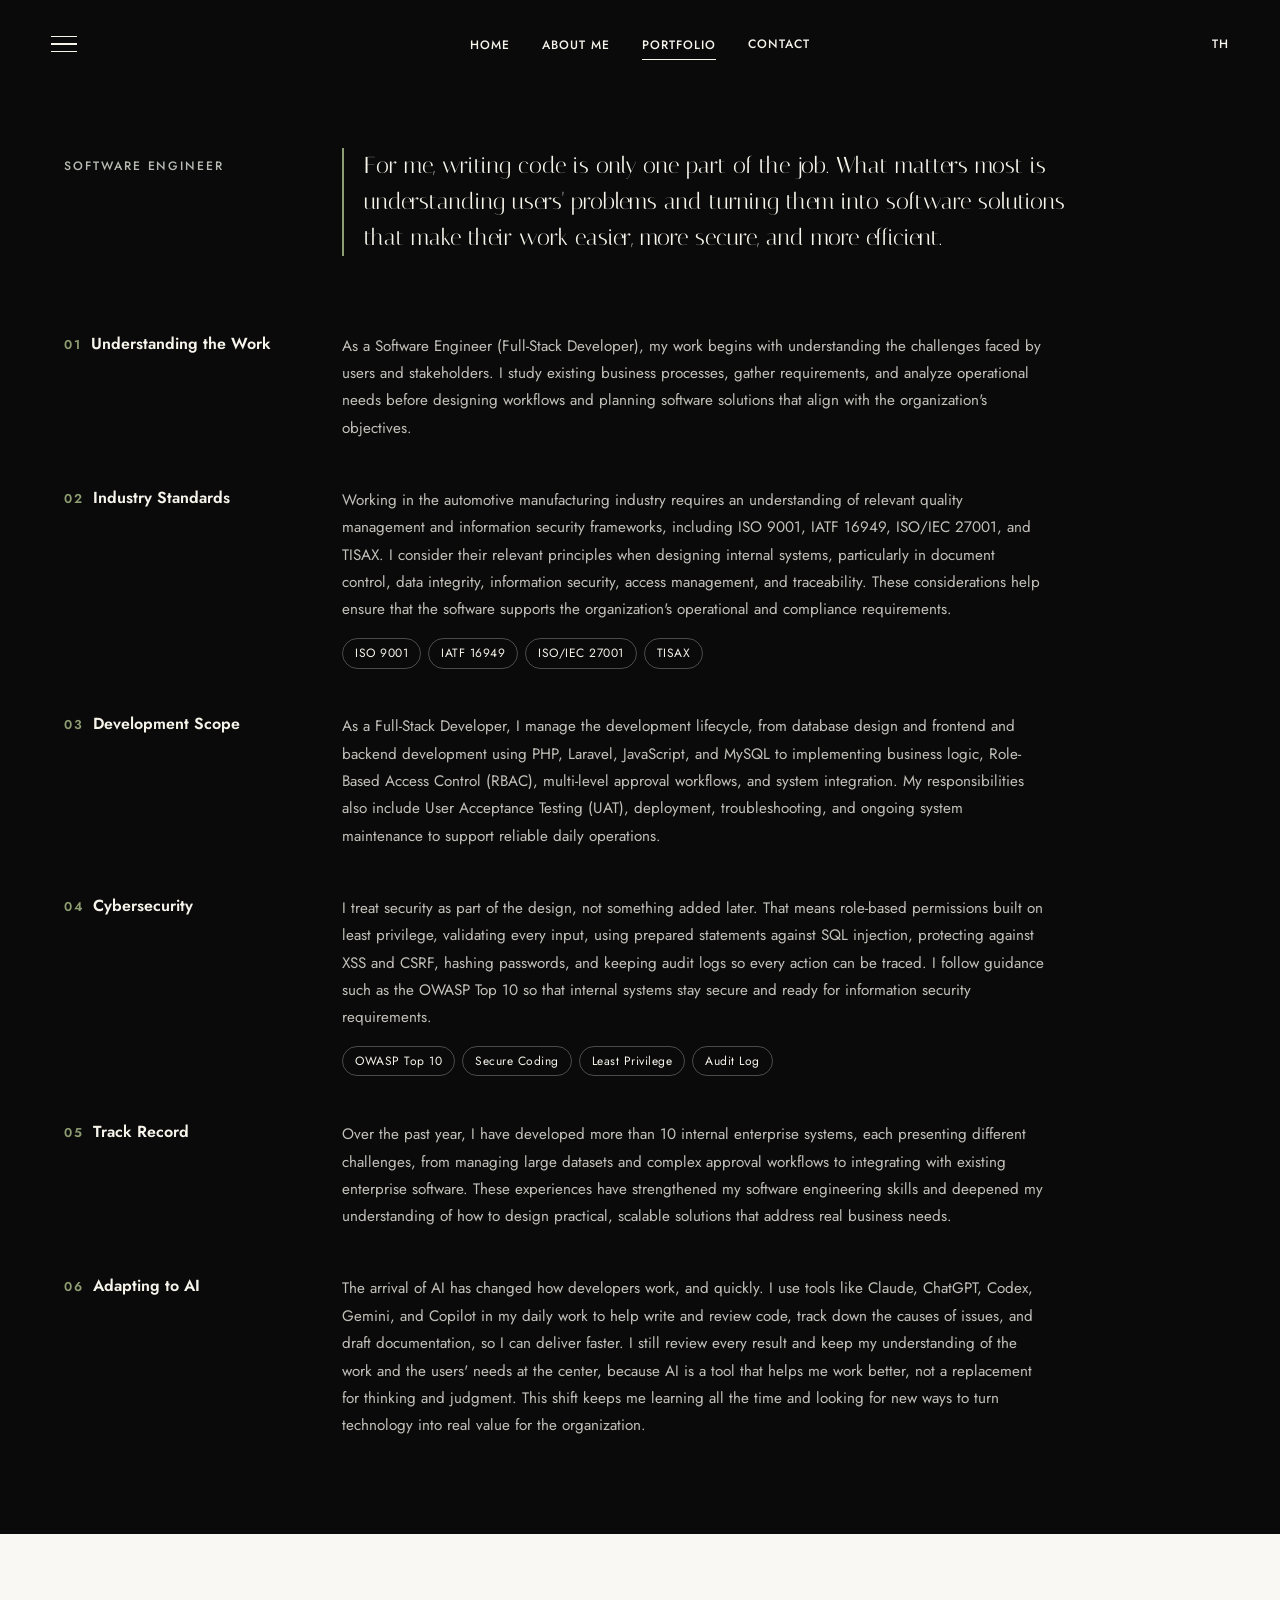
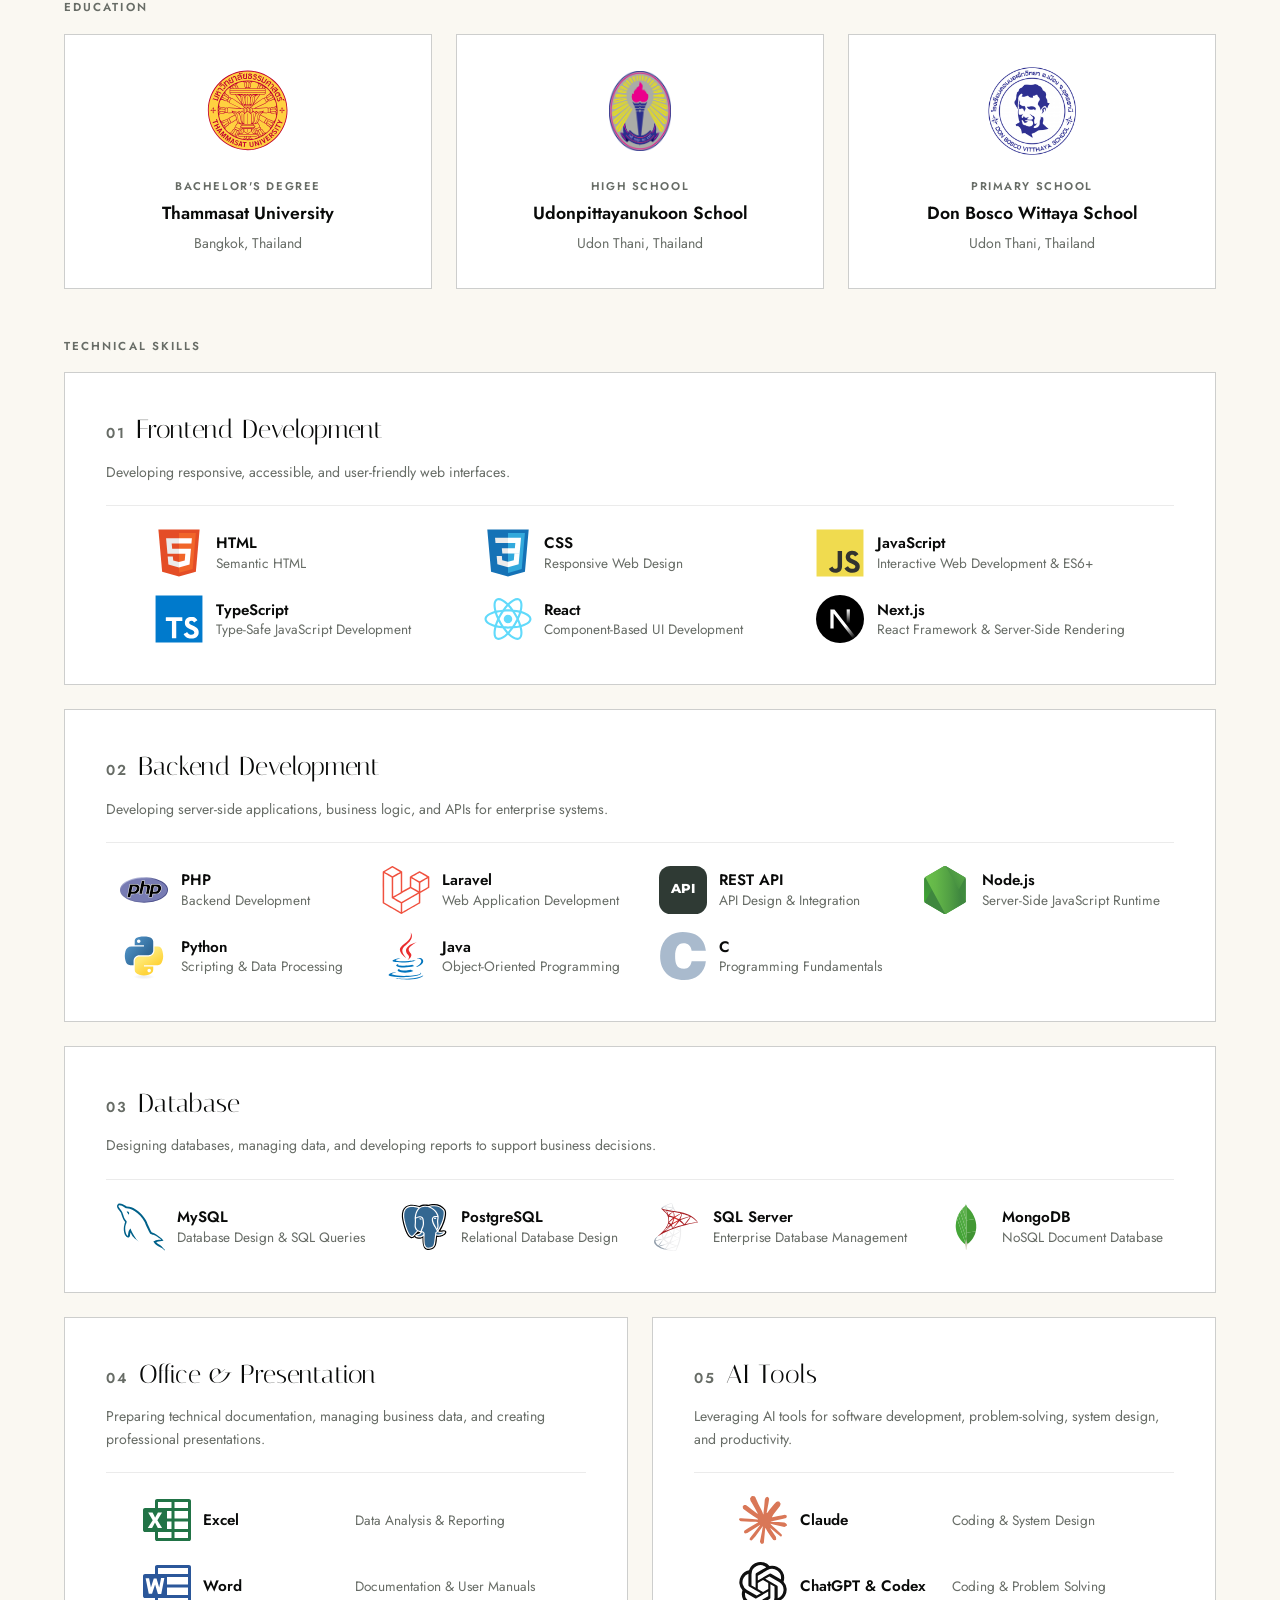
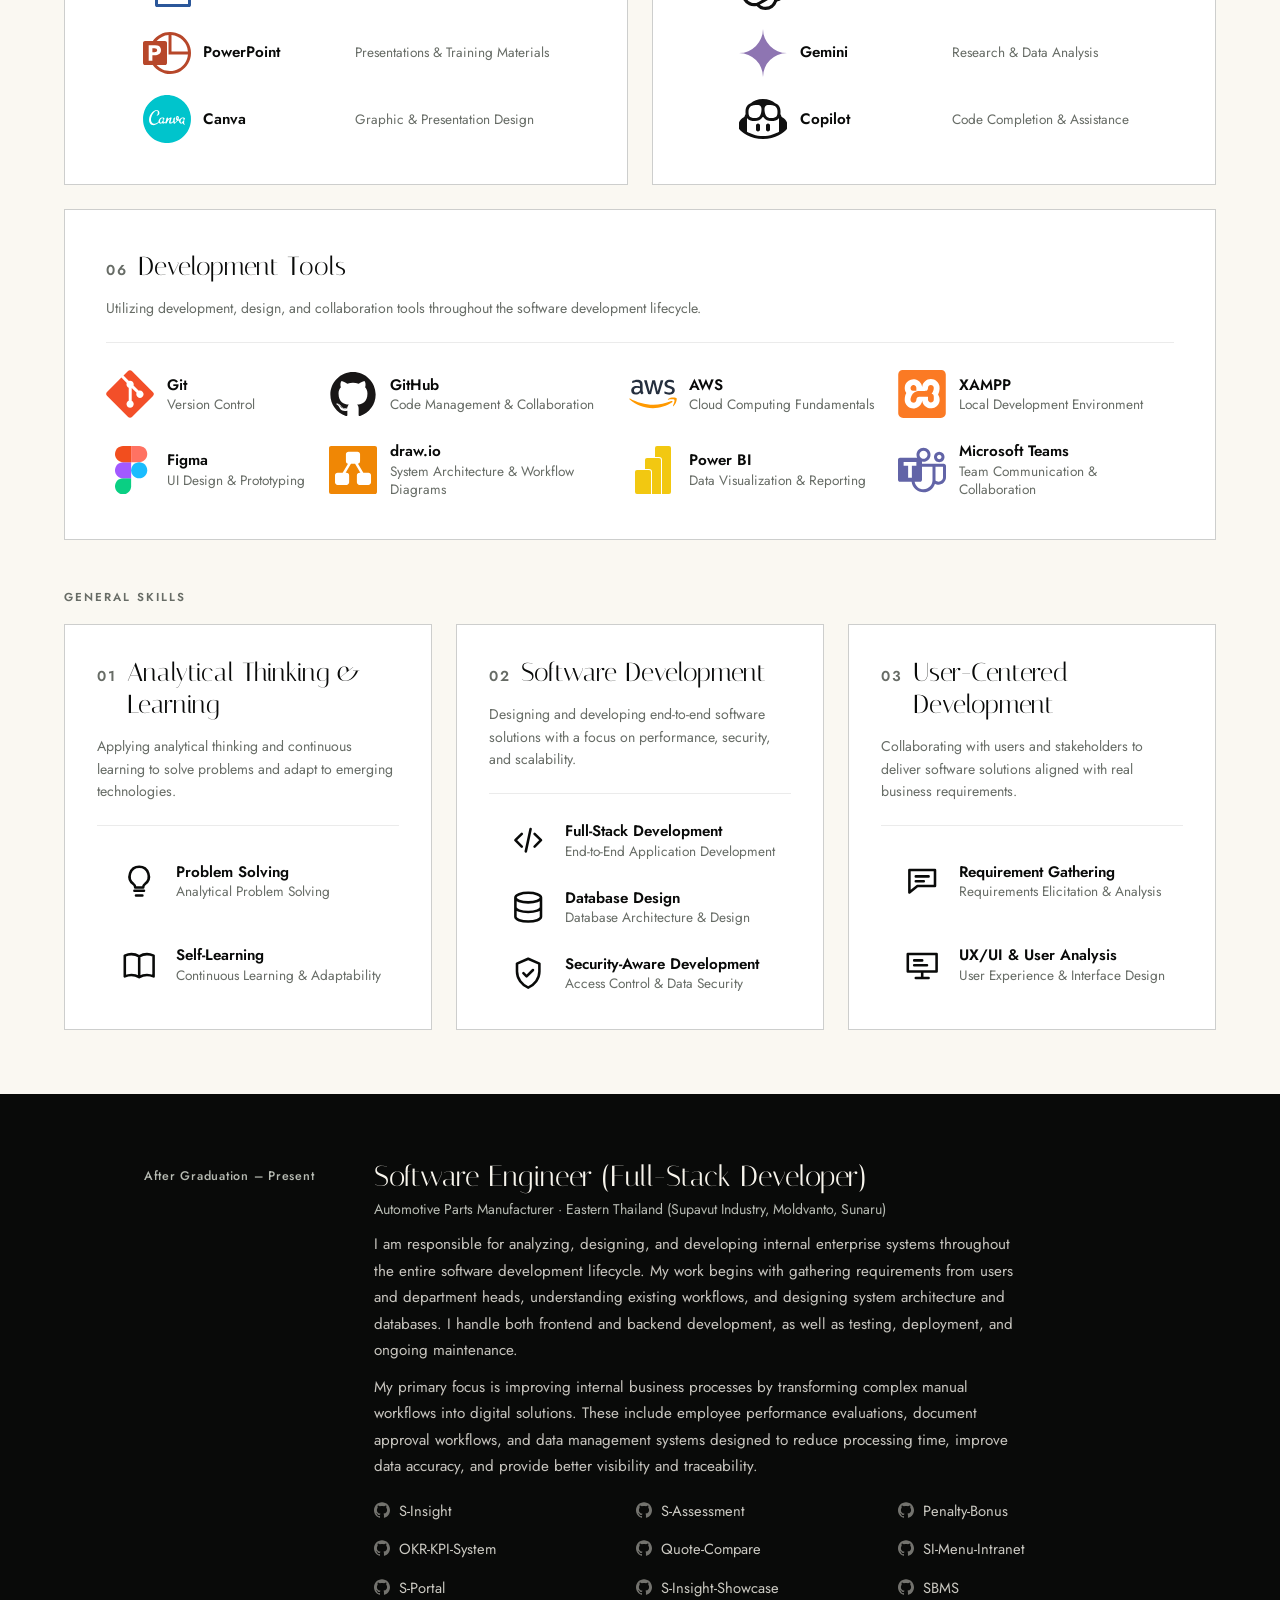
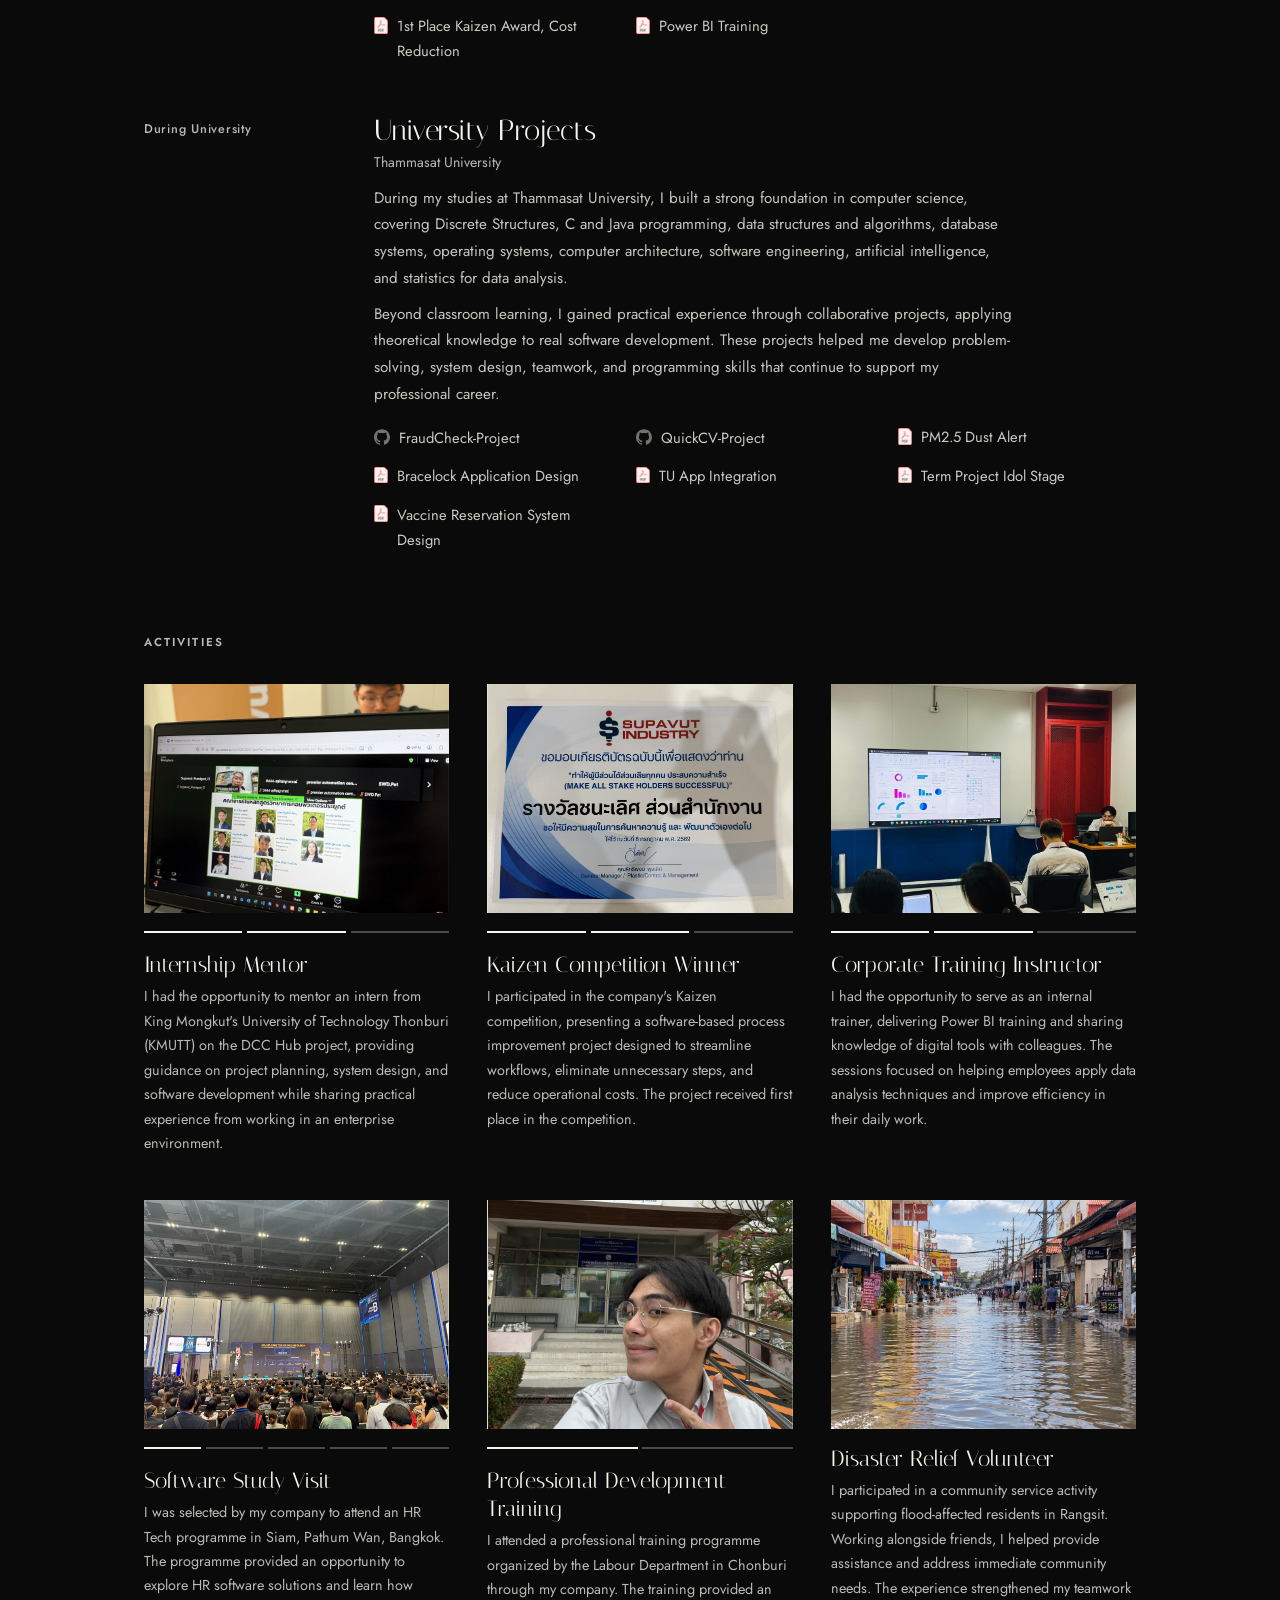
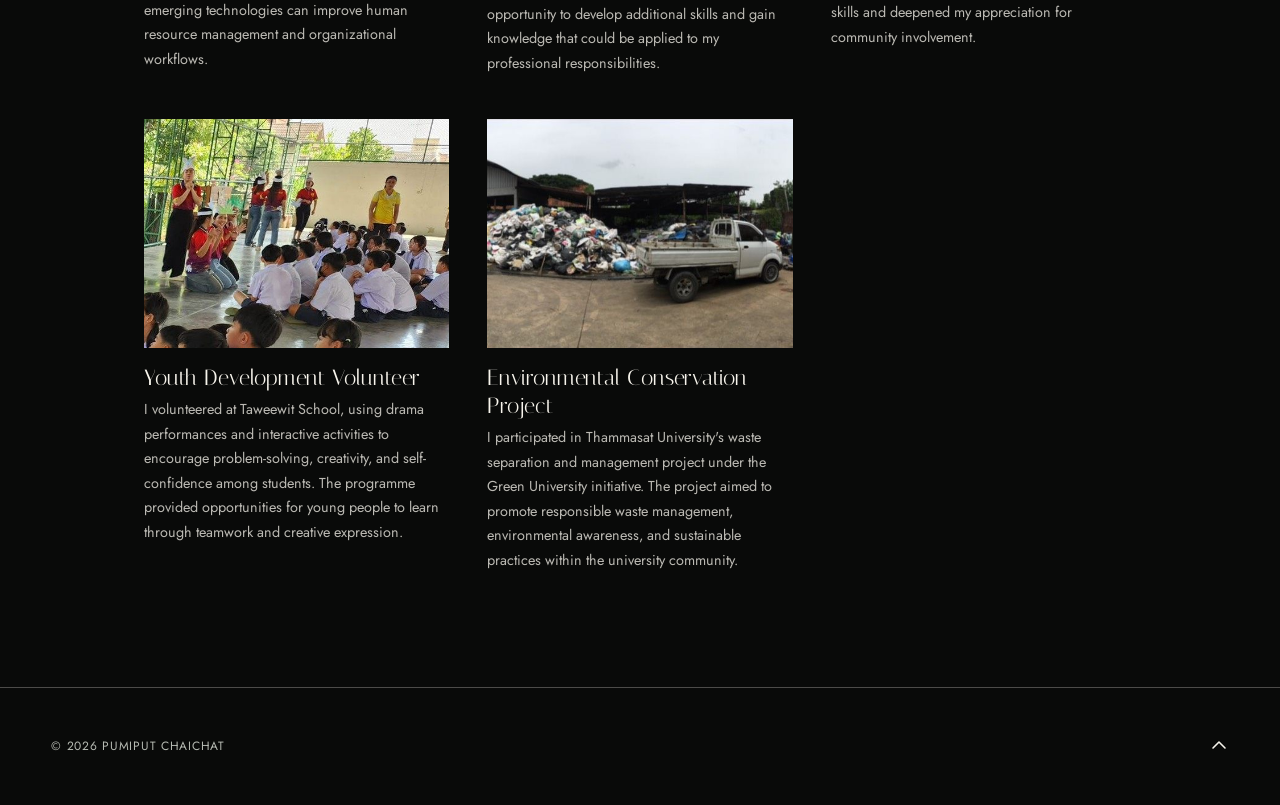
<file: projects.html>
<!DOCTYPE html>
<html lang="en">
<head>
  <meta charset="UTF-8">
  <meta name="viewport" content="width=device-width, initial-scale=1.0">
  <meta name="theme-color" content="#090a09">
  <title>Portfolio | Pumiput Chaichat</title>
  <meta name="description" content="A cinematic personal journal by Pumiput Chaichat.">

  <script>
    document.documentElement.classList.add('js');
  </script>

  <link rel="preconnect" href="https://fonts.googleapis.com">
  <link rel="preconnect" href="https://fonts.gstatic.com" crossorigin>
  <link href="https://fonts.googleapis.com/css2?family=Anuphan:wght@400;500;600&family=Italiana&family=Jost:wght@400;500;600&family=La+Belle+Aurore&family=Mali:wght@300&family=Montserrat:wght@700;800&family=Noto+Serif+Thai:wght@400;500&display=swap" rel="stylesheet">

  <link rel="icon" href="assets/favicon.svg?v=1781936404" type="image/svg+xml">
  <link rel="stylesheet" href="assets/css/style.css?v=1790326317">
</head>
<body class="page-portfolio">
  <a href="#main" class="skip-link">Skip to content</a>

  <div class="page-loader" aria-hidden="true">
    <span>Pumiput Chaichat</span>
  </div>

  <header class="site-header" id="siteHeader">
    <button class="menu-button" id="menuButton" type="button"
            aria-label="Open menu"
            data-open-label="Open menu"
            data-close-label="Close menu"
            aria-expanded="false" aria-controls="mobileMenu">
      <span></span>
      <span></span>
      <span></span>
    </button>

    <nav class="desktop-nav" aria-label="Primary navigation">
      <div class="nav-item nav-home">
        <a href="index.html#home" aria-haspopup="true">Home</a>
        <div class="nav-submenu" aria-label="Home sections">
          <a href="index.html#home"><span>01</span>Home</a>
          <a href="index.html#journal"><span>02</span>Introduction</a>
          <a href="index.html#moments"><span>03</span>Travel Journal</a>
          <a href="index.html#contact"><span>04</span>Contact Information</a>
        </div>
      </div>
      <div class="nav-item nav-about">
        <a href="about.html#about" aria-haspopup="true">About Me</a>
        <div class="nav-submenu" aria-label="About sections">
                      <a href="about.html#about"><span>01</span>Introduction</a>
                      <a href="about.html#hobbies"><span>02</span>Free Time</a>
                      <a href="about.html#path"><span>03</span>The Path</a>
                  </div>
      </div>
      <div class="nav-item nav-portfolio">
        <a href="#intro" aria-haspopup="true" aria-current="page">Portfolio</a>
        <div class="nav-submenu" aria-label="Portfolio sections">
                      <a href="#intro"><span>01</span>How I Work</a>
                      <a href="#skills"><span>02</span>Education &amp; Skills</a>
                      <a href="#experience"><span>03</span>Experience &amp; Work</a>
                  </div>
      </div>
      <a href="index.html#contact">Contact</a>
    </nav>

    <div class="header-actions">
      <a class="language-link" href="th/projects.html"
         aria-label="Switch to Thai">
        TH      </a>
    </div>
  </header>

  <nav class="mobile-menu" id="mobileMenu" aria-label="Navigation menu">
    <div class="mobile-menu-primary">
      <div class="m-group">
        <a class="m-group-trigger" href="index.html#home" aria-haspopup="true" aria-expanded="false">Home</a>
        <div class="mobile-submenu" aria-label="Home sections">
          <a href="index.html#home"><span>01</span>Home</a>
          <a href="index.html#journal"><span>02</span>Introduction</a>
          <a href="index.html#moments"><span>03</span>Travel Journal</a>
          <a href="index.html#contact"><span>04</span>Contact Information</a>
        </div>
      </div>
      <div class="m-group">
        <a class="m-group-trigger" href="about.html#about" aria-haspopup="true" aria-expanded="false">About Me</a>
        <div class="mobile-submenu" aria-label="About sections">
                      <a href="about.html#about"><span>01</span>Introduction</a>
                      <a href="about.html#hobbies"><span>02</span>Free Time</a>
                      <a href="about.html#path"><span>03</span>The Path</a>
                  </div>
      </div>
      <div class="m-group">
        <a class="m-group-trigger" href="#intro" aria-haspopup="true" aria-expanded="false" aria-current="page">Portfolio</a>
        <div class="mobile-submenu" aria-label="Portfolio sections">
                      <a href="#intro"><span>01</span>How I Work</a>
                      <a href="#skills"><span>02</span>Education &amp; Skills</a>
                      <a href="#experience"><span>03</span>Experience &amp; Work</a>
                  </div>
      </div>
      <a href="index.html#contact">Contact</a>
    </div>
  </nav>

  <main id="main">
<section class="page-band page-band-dark page-band-opening" id="intro" aria-labelledby="portfolio-page-title">
  <div class="page-band-inner page-band-inner-wide pf-intro">
    <h1 class="sr-only" id="portfolio-page-title">
      Portfolio · Pumiput Chaichat, Software Engineer    </h1>
    <div class="pf-row pf-intro-head" id="introHead">
      <div class="pf-row-head">
        <p class="about-role">Software Engineer</p>
      </div>
      <blockquote class="pf-lead"><p>For me, writing code is only one part of the job. What matters most is understanding users&#039; problems and turning them into software solutions that make their work easier, more secure, and more efficient.</p></blockquote>
    </div>

    <ol class="pf-rows">
              <li class="pf-row reveal">
          <div class="pf-row-head">
            <span class="pf-row-no">01</span>
            <h2 class="pf-row-title">Understanding the Work</h2>
          </div>
          <div class="pf-row-body">
            <p>As a Software Engineer (Full-Stack Developer), my work begins with understanding the challenges faced by users and stakeholders. I study existing business processes, gather requirements, and analyze operational needs before designing workflows and planning software solutions that align with the organization&#039;s objectives.</p>
                      </div>
        </li>
              <li class="pf-row reveal">
          <div class="pf-row-head">
            <span class="pf-row-no">02</span>
            <h2 class="pf-row-title">Industry Standards</h2>
          </div>
          <div class="pf-row-body">
            <p>Working in the automotive manufacturing industry requires an understanding of relevant quality management and information security frameworks, including ISO 9001, IATF 16949, ISO/IEC 27001, and TISAX. I consider their relevant principles when designing internal systems, particularly in document control, data integrity, information security, access management, and traceability. These considerations help ensure that the software supports the organization&#039;s operational and compliance requirements.</p>
                          <ul class="pf-tags" aria-label="Industry Standards">
                <li>ISO 9001</li><li>IATF 16949</li><li>ISO/IEC 27001</li><li>TISAX</li>              </ul>
                      </div>
        </li>
              <li class="pf-row reveal">
          <div class="pf-row-head">
            <span class="pf-row-no">03</span>
            <h2 class="pf-row-title">Development Scope</h2>
          </div>
          <div class="pf-row-body">
            <p>As a Full-Stack Developer, I manage the development lifecycle, from database design and frontend and backend development using PHP, Laravel, JavaScript, and MySQL to implementing business logic, Role-Based Access Control (RBAC), multi-level approval workflows, and system integration. My responsibilities also include User Acceptance Testing (UAT), deployment, troubleshooting, and ongoing system maintenance to support reliable daily operations.</p>
                      </div>
        </li>
              <li class="pf-row reveal">
          <div class="pf-row-head">
            <span class="pf-row-no">04</span>
            <h2 class="pf-row-title">Cybersecurity</h2>
          </div>
          <div class="pf-row-body">
            <p>I treat security as part of the design, not something added later. That means role-based permissions built on least privilege, validating every input, using prepared statements against SQL injection, protecting against XSS and CSRF, hashing passwords, and keeping audit logs so every action can be traced. I follow guidance such as the OWASP Top 10 so that internal systems stay secure and ready for information security requirements.</p>
                          <ul class="pf-tags" aria-label="Cybersecurity">
                <li>OWASP Top 10</li><li>Secure Coding</li><li>Least Privilege</li><li>Audit Log</li>              </ul>
                      </div>
        </li>
              <li class="pf-row reveal">
          <div class="pf-row-head">
            <span class="pf-row-no">05</span>
            <h2 class="pf-row-title">Track Record</h2>
          </div>
          <div class="pf-row-body">
            <p>Over the past year, I have developed more than 10 internal enterprise systems, each presenting different challenges, from managing large datasets and complex approval workflows to integrating with existing enterprise software. These experiences have strengthened my software engineering skills and deepened my understanding of how to design practical, scalable solutions that address real business needs.</p>
                      </div>
        </li>
              <li class="pf-row reveal">
          <div class="pf-row-head">
            <span class="pf-row-no">06</span>
            <h2 class="pf-row-title">Adapting to AI</h2>
          </div>
          <div class="pf-row-body">
            <p>The arrival of AI has changed how developers work, and quickly. I use tools like Claude, ChatGPT, Codex, Gemini, and Copilot in my daily work to help write and review code, track down the causes of issues, and draft documentation, so I can deliver faster. I still review every result and keep my understanding of the work and the users&#039; needs at the center, because AI is a tool that helps me work better, not a replacement for thinking and judgment. This shift keeps me learning all the time and looking for new ways to turn technology into real value for the organization.</p>
                      </div>
        </li>
          </ol>
  </div>
</section>

<section class="page-band page-band-light" id="skills" aria-label="Education &amp; Skills">
  <div class="page-band-inner page-band-inner-wide">
    <div class="pf-block pf-block-first" id="education">
      <h3 class="pf-block-title reveal">Education</h3>
      <div class="skill-panels skill-panels-3 edu-panels">
                  <section class="skill-panel edu-panel reveal" style="--panel-order: 0" lang="en">
            <div class="edu-logo edu-logo-thammasat" aria-hidden="true">
                              <img src="assets/images/education/thammasat.svg?v=1790326317" alt="" width="64" height="64">
                          </div>
            <p class="edu-level">Bachelor&#039;s Degree</p>
            <h4 class="edu-school">Thammasat University</h4>
            <p class="edu-place">Bangkok, Thailand</p>
          </section>
                  <section class="skill-panel edu-panel reveal" style="--panel-order: 1" lang="en">
            <div class="edu-logo edu-logo-udonpittayanukoon" aria-hidden="true">
                              <img src="assets/images/education/udonpittayanukoon.png?v=1790326317" alt="" width="64" height="64">
                          </div>
            <p class="edu-level">High School</p>
            <h4 class="edu-school">Udonpittayanukoon School</h4>
            <p class="edu-place">Udon Thani, Thailand</p>
          </section>
                  <section class="skill-panel edu-panel reveal" style="--panel-order: 2" lang="en">
            <div class="edu-logo edu-logo-don-bosco-wittaya" aria-hidden="true">
                              <img src="assets/images/education/don-bosco-wittaya.png?v=1790326317" alt="" width="64" height="64">
                          </div>
            <p class="edu-level">Primary School</p>
            <h4 class="edu-school">Don Bosco Wittaya School</h4>
            <p class="edu-place">Udon Thani, Thailand</p>
          </section>
              </div>
    </div>

    <div class="pf-block">
      <h3 class="pf-block-title reveal">Technical Skills</h3>

      <div class="skill-panels">
                  <section class="skill-panel skill-panel-wide reveal" style="--panel-order: 0; --cols: 3">
            <div class="item-head">
              <span class="skill-panel-index">01</span>
              <h4 class="skill-panel-title">Frontend Development</h4>
            </div>
            <p class="skill-panel-desc">Developing responsive, accessible, and user-friendly web interfaces.</p>

            <ul class="skill-list">
                              <li class="skill-item" style="--i: 0">
                  <span class="skill-icon has-logo" aria-hidden="true">
                                          <img src="assets/images/skills/html.svg" alt="" width="24" height="24">
                                      </span>
                  <span class="skill-text">
                    <span class="skill-name">HTML</span>
                    <span class="skill-note">Semantic HTML</span>
                  </span>
                </li>
                              <li class="skill-item" style="--i: 1">
                  <span class="skill-icon has-logo" aria-hidden="true">
                                          <img src="assets/images/skills/css.svg" alt="" width="24" height="24">
                                      </span>
                  <span class="skill-text">
                    <span class="skill-name">CSS</span>
                    <span class="skill-note">Responsive Web Design</span>
                  </span>
                </li>
                              <li class="skill-item" style="--i: 2">
                  <span class="skill-icon has-logo" aria-hidden="true">
                                          <img src="assets/images/skills/javascript.svg" alt="" width="24" height="24">
                                      </span>
                  <span class="skill-text">
                    <span class="skill-name">JavaScript</span>
                    <span class="skill-note">Interactive Web Development &amp; ES6+</span>
                  </span>
                </li>
                              <li class="skill-item" style="--i: 3">
                  <span class="skill-icon has-logo" aria-hidden="true">
                                          <img src="assets/images/skills/typescript.svg" alt="" width="24" height="24">
                                      </span>
                  <span class="skill-text">
                    <span class="skill-name">TypeScript</span>
                    <span class="skill-note">Type-Safe JavaScript Development</span>
                  </span>
                </li>
                              <li class="skill-item" style="--i: 4">
                  <span class="skill-icon has-logo" aria-hidden="true">
                                          <img src="assets/images/skills/react.svg" alt="" width="24" height="24">
                                      </span>
                  <span class="skill-text">
                    <span class="skill-name">React</span>
                    <span class="skill-note">Component-Based UI Development</span>
                  </span>
                </li>
                              <li class="skill-item" style="--i: 5">
                  <span class="skill-icon has-logo" aria-hidden="true">
                                          <img src="assets/images/skills/nextjs.svg" alt="" width="24" height="24">
                                      </span>
                  <span class="skill-text">
                    <span class="skill-name">Next.js</span>
                    <span class="skill-note">React Framework &amp; Server-Side Rendering</span>
                  </span>
                </li>
                          </ul>
          </section>
                  <section class="skill-panel skill-panel-wide reveal" style="--panel-order: 1; --cols: 4">
            <div class="item-head">
              <span class="skill-panel-index">02</span>
              <h4 class="skill-panel-title">Backend Development</h4>
            </div>
            <p class="skill-panel-desc">Developing server-side applications, business logic, and APIs for enterprise systems.</p>

            <ul class="skill-list">
                              <li class="skill-item" style="--i: 0">
                  <span class="skill-icon has-logo" aria-hidden="true">
                                          <img src="assets/images/skills/php.svg" alt="" width="24" height="24">
                                      </span>
                  <span class="skill-text">
                    <span class="skill-name">PHP</span>
                    <span class="skill-note">Backend Development</span>
                  </span>
                </li>
                              <li class="skill-item" style="--i: 1">
                  <span class="skill-icon has-logo" aria-hidden="true">
                                          <img src="assets/images/skills/laravel.svg" alt="" width="24" height="24">
                                      </span>
                  <span class="skill-text">
                    <span class="skill-name">Laravel</span>
                    <span class="skill-note">Web Application Development</span>
                  </span>
                </li>
                              <li class="skill-item" style="--i: 2">
                  <span class="skill-icon" style="--app-bg: #2f3a34; --app-fg: #fff; --len: 3" aria-hidden="true">
                                          <span class="skill-mono">API</span>
                                      </span>
                  <span class="skill-text">
                    <span class="skill-name">REST API</span>
                    <span class="skill-note">API Design &amp; Integration</span>
                  </span>
                </li>
                              <li class="skill-item" style="--i: 3">
                  <span class="skill-icon has-logo" aria-hidden="true">
                                          <img src="assets/images/skills/nodejs.svg" alt="" width="24" height="24">
                                      </span>
                  <span class="skill-text">
                    <span class="skill-name">Node.js</span>
                    <span class="skill-note">Server-Side JavaScript Runtime</span>
                  </span>
                </li>
                              <li class="skill-item" style="--i: 4">
                  <span class="skill-icon has-logo" aria-hidden="true">
                                          <img src="assets/images/skills/python.svg" alt="" width="24" height="24">
                                      </span>
                  <span class="skill-text">
                    <span class="skill-name">Python</span>
                    <span class="skill-note">Scripting &amp; Data Processing</span>
                  </span>
                </li>
                              <li class="skill-item" style="--i: 5">
                  <span class="skill-icon has-logo" aria-hidden="true">
                                          <img src="assets/images/skills/java.svg" alt="" width="24" height="24">
                                      </span>
                  <span class="skill-text">
                    <span class="skill-name">Java</span>
                    <span class="skill-note">Object-Oriented Programming</span>
                  </span>
                </li>
                              <li class="skill-item" style="--i: 6">
                  <span class="skill-icon has-logo" aria-hidden="true">
                                          <img src="assets/images/skills/c.svg" alt="" width="24" height="24">
                                      </span>
                  <span class="skill-text">
                    <span class="skill-name">C</span>
                    <span class="skill-note">Programming Fundamentals</span>
                  </span>
                </li>
                          </ul>
          </section>
                  <section class="skill-panel skill-panel-wide reveal" style="--panel-order: 2; --cols: 4">
            <div class="item-head">
              <span class="skill-panel-index">03</span>
              <h4 class="skill-panel-title">Database</h4>
            </div>
            <p class="skill-panel-desc">Designing databases, managing data, and developing reports to support business decisions.</p>

            <ul class="skill-list">
                              <li class="skill-item" style="--i: 0">
                  <span class="skill-icon has-logo" aria-hidden="true">
                                          <img src="assets/images/skills/mysql.svg" alt="" width="24" height="24">
                                      </span>
                  <span class="skill-text">
                    <span class="skill-name">MySQL</span>
                    <span class="skill-note">Database Design &amp; SQL Queries</span>
                  </span>
                </li>
                              <li class="skill-item" style="--i: 1">
                  <span class="skill-icon has-logo" aria-hidden="true">
                                          <img src="assets/images/skills/postgresql.svg" alt="" width="24" height="24">
                                      </span>
                  <span class="skill-text">
                    <span class="skill-name">PostgreSQL</span>
                    <span class="skill-note">Relational Database Design</span>
                  </span>
                </li>
                              <li class="skill-item" style="--i: 2">
                  <span class="skill-icon has-logo" aria-hidden="true">
                                          <img src="assets/images/skills/sqlserver.svg" alt="" width="24" height="24">
                                      </span>
                  <span class="skill-text">
                    <span class="skill-name">SQL Server</span>
                    <span class="skill-note">Enterprise Database Management</span>
                  </span>
                </li>
                              <li class="skill-item" style="--i: 3">
                  <span class="skill-icon has-logo" aria-hidden="true">
                                          <img src="assets/images/skills/mongodb.svg" alt="" width="24" height="24">
                                      </span>
                  <span class="skill-text">
                    <span class="skill-name">MongoDB</span>
                    <span class="skill-note">NoSQL Document Database</span>
                  </span>
                </li>
                          </ul>
          </section>
                  <section class="skill-panel reveal" style="--panel-order: 3; --cols: 4">
            <div class="item-head">
              <span class="skill-panel-index">04</span>
              <h4 class="skill-panel-title">Office &amp; Presentation</h4>
            </div>
            <p class="skill-panel-desc">Preparing technical documentation, managing business data, and creating professional presentations.</p>

            <ul class="skill-list">
                              <li class="skill-item" style="--i: 0">
                  <span class="skill-icon has-logo" aria-hidden="true">
                                          <img src="assets/images/skills/excel.svg" alt="" width="24" height="24">
                                      </span>
                  <span class="skill-text">
                    <span class="skill-name">Excel</span>
                    <span class="skill-note">Data Analysis &amp; Reporting</span>
                  </span>
                </li>
                              <li class="skill-item" style="--i: 1">
                  <span class="skill-icon has-logo" aria-hidden="true">
                                          <img src="assets/images/skills/word.svg" alt="" width="24" height="24">
                                      </span>
                  <span class="skill-text">
                    <span class="skill-name">Word</span>
                    <span class="skill-note">Documentation &amp; User Manuals</span>
                  </span>
                </li>
                              <li class="skill-item" style="--i: 2">
                  <span class="skill-icon has-logo" aria-hidden="true">
                                          <img src="assets/images/skills/powerpoint.svg" alt="" width="24" height="24">
                                      </span>
                  <span class="skill-text">
                    <span class="skill-name">PowerPoint</span>
                    <span class="skill-note">Presentations &amp; Training Materials</span>
                  </span>
                </li>
                              <li class="skill-item" style="--i: 3">
                  <span class="skill-icon has-logo" aria-hidden="true">
                                          <img src="assets/images/skills/canva.svg" alt="" width="24" height="24">
                                      </span>
                  <span class="skill-text">
                    <span class="skill-name">Canva</span>
                    <span class="skill-note">Graphic &amp; Presentation Design</span>
                  </span>
                </li>
                          </ul>
          </section>
                  <section class="skill-panel reveal" style="--panel-order: 4; --cols: 4">
            <div class="item-head">
              <span class="skill-panel-index">05</span>
              <h4 class="skill-panel-title">AI Tools</h4>
            </div>
            <p class="skill-panel-desc">Leveraging AI tools for software development, problem-solving, system design, and productivity.</p>

            <ul class="skill-list">
                              <li class="skill-item" style="--i: 0">
                  <span class="skill-icon has-logo" aria-hidden="true">
                                          <img src="assets/images/skills/claude.svg" alt="" width="24" height="24">
                                      </span>
                  <span class="skill-text">
                    <span class="skill-name">Claude</span>
                    <span class="skill-note">Coding &amp; System Design</span>
                  </span>
                </li>
                              <li class="skill-item" style="--i: 1">
                  <span class="skill-icon has-logo" aria-hidden="true">
                                          <img src="assets/images/skills/chatgpt.svg" alt="" width="24" height="24">
                                      </span>
                  <span class="skill-text">
                    <span class="skill-name">ChatGPT &amp; Codex</span>
                    <span class="skill-note">Coding &amp; Problem Solving</span>
                  </span>
                </li>
                              <li class="skill-item" style="--i: 2">
                  <span class="skill-icon has-logo" aria-hidden="true">
                                          <img src="assets/images/skills/gemini.svg" alt="" width="24" height="24">
                                      </span>
                  <span class="skill-text">
                    <span class="skill-name">Gemini</span>
                    <span class="skill-note">Research &amp; Data Analysis</span>
                  </span>
                </li>
                              <li class="skill-item" style="--i: 3">
                  <span class="skill-icon has-logo" aria-hidden="true">
                                          <img src="assets/images/skills/copilot.svg" alt="" width="24" height="24">
                                      </span>
                  <span class="skill-text">
                    <span class="skill-name">Copilot</span>
                    <span class="skill-note">Code Completion &amp; Assistance</span>
                  </span>
                </li>
                          </ul>
          </section>
                  <section class="skill-panel skill-panel-wide reveal" style="--panel-order: 5; --cols: 4">
            <div class="item-head">
              <span class="skill-panel-index">06</span>
              <h4 class="skill-panel-title">Development Tools</h4>
            </div>
            <p class="skill-panel-desc">Utilizing development, design, and collaboration tools throughout the software development lifecycle.</p>

            <ul class="skill-list">
                              <li class="skill-item" style="--i: 0">
                  <span class="skill-icon has-logo" aria-hidden="true">
                                          <img src="assets/images/skills/git.svg" alt="" width="24" height="24">
                                      </span>
                  <span class="skill-text">
                    <span class="skill-name">Git</span>
                    <span class="skill-note">Version Control</span>
                  </span>
                </li>
                              <li class="skill-item" style="--i: 1">
                  <span class="skill-icon has-logo" aria-hidden="true">
                                          <img src="assets/images/skills/github.svg" alt="" width="24" height="24">
                                      </span>
                  <span class="skill-text">
                    <span class="skill-name">GitHub</span>
                    <span class="skill-note">Code Management &amp; Collaboration</span>
                  </span>
                </li>
                              <li class="skill-item" style="--i: 2">
                  <span class="skill-icon has-logo" aria-hidden="true">
                                          <img src="assets/images/skills/aws.svg" alt="" width="24" height="24">
                                      </span>
                  <span class="skill-text">
                    <span class="skill-name">AWS</span>
                    <span class="skill-note">Cloud Computing Fundamentals</span>
                  </span>
                </li>
                              <li class="skill-item" style="--i: 3">
                  <span class="skill-icon has-logo" aria-hidden="true">
                                          <img src="assets/images/skills/xampp.svg" alt="" width="24" height="24">
                                      </span>
                  <span class="skill-text">
                    <span class="skill-name">XAMPP</span>
                    <span class="skill-note">Local Development Environment</span>
                  </span>
                </li>
                              <li class="skill-item" style="--i: 4">
                  <span class="skill-icon has-logo" aria-hidden="true">
                                          <img src="assets/images/skills/figma.svg" alt="" width="24" height="24">
                                      </span>
                  <span class="skill-text">
                    <span class="skill-name">Figma</span>
                    <span class="skill-note">UI Design &amp; Prototyping</span>
                  </span>
                </li>
                              <li class="skill-item" style="--i: 5">
                  <span class="skill-icon has-logo" aria-hidden="true">
                                          <img src="assets/images/skills/drawio.svg" alt="" width="24" height="24">
                                      </span>
                  <span class="skill-text">
                    <span class="skill-name">draw.io</span>
                    <span class="skill-note">System Architecture &amp; Workflow Diagrams</span>
                  </span>
                </li>
                              <li class="skill-item" style="--i: 6">
                  <span class="skill-icon has-logo" aria-hidden="true">
                                          <img src="assets/images/skills/powerbi.svg" alt="" width="24" height="24">
                                      </span>
                  <span class="skill-text">
                    <span class="skill-name">Power BI</span>
                    <span class="skill-note">Data Visualization &amp; Reporting</span>
                  </span>
                </li>
                              <li class="skill-item" style="--i: 7">
                  <span class="skill-icon has-logo" aria-hidden="true">
                                          <img src="assets/images/skills/teams.svg" alt="" width="24" height="24">
                                      </span>
                  <span class="skill-text">
                    <span class="skill-name">Microsoft Teams</span>
                    <span class="skill-note">Team Communication &amp; Collaboration</span>
                  </span>
                </li>
                          </ul>
          </section>
              </div>
    </div>

    <div class="pf-block">
      <h3 class="pf-block-title reveal">General Skills</h3>

      <div class="skill-panels skill-panels-3">
                  <section class="skill-panel reveal" style="--panel-order: 0">
            <div class="item-head">
              <span class="skill-panel-index">01</span>
              <h4 class="skill-panel-title">Analytical Thinking &amp; Learning</h4>
            </div>
            <p class="skill-panel-desc">Applying analytical thinking and continuous learning to solve problems and adapt to emerging technologies.</p>

            <ul class="skill-list">
                              <li class="skill-item" style="--i: 0">
                  <span class="skill-icon skill-icon-line" aria-hidden="true">
                    <svg viewBox="0 0 24 24" fill="none" stroke="currentColor" stroke-width="1.6" stroke-linecap="round" stroke-linejoin="round"><path d="M9 18h6M10 21h4M12 3a6 6 0 0 0-3.6 10.8c.7.5 1.1 1.3 1.1 2.2h5c0-.9.4-1.7 1.1-2.2A6 6 0 0 0 12 3Z"/></svg>
                  </span>
                  <span class="skill-text">
                    <span class="skill-name">Problem Solving</span>
                    <span class="skill-note">Analytical Problem Solving</span>
                  </span>
                </li>
                              <li class="skill-item" style="--i: 1">
                  <span class="skill-icon skill-icon-line" aria-hidden="true">
                    <svg viewBox="0 0 24 24" fill="none" stroke="currentColor" stroke-width="1.6" stroke-linecap="round" stroke-linejoin="round"><path d="M3 6c3-1.3 6-1.3 9 .5 3-1.8 6-1.8 9-.5v13c-3-1.3-6-1.3-9 .5-3-1.8-6-1.8-9-.5zM12 6.5v13"/></svg>
                  </span>
                  <span class="skill-text">
                    <span class="skill-name">Self-Learning</span>
                    <span class="skill-note">Continuous Learning &amp; Adaptability</span>
                  </span>
                </li>
                          </ul>
          </section>
                  <section class="skill-panel reveal" style="--panel-order: 1">
            <div class="item-head">
              <span class="skill-panel-index">02</span>
              <h4 class="skill-panel-title">Software Development</h4>
            </div>
            <p class="skill-panel-desc">Designing and developing end-to-end software solutions with a focus on performance, security, and scalability.</p>

            <ul class="skill-list">
                              <li class="skill-item" style="--i: 0">
                  <span class="skill-icon skill-icon-line" aria-hidden="true">
                    <svg viewBox="0 0 24 24" fill="none" stroke="currentColor" stroke-width="1.6" stroke-linecap="round" stroke-linejoin="round"><path d="M8 8l-4 4 4 4M16 8l4 4-4 4M13.5 5l-3 14"/></svg>
                  </span>
                  <span class="skill-text">
                    <span class="skill-name">Full-Stack Development</span>
                    <span class="skill-note">End-to-End Application Development</span>
                  </span>
                </li>
                              <li class="skill-item" style="--i: 1">
                  <span class="skill-icon skill-icon-line" aria-hidden="true">
                    <svg viewBox="0 0 24 24" fill="none" stroke="currentColor" stroke-width="1.6" stroke-linecap="round" stroke-linejoin="round"><path d="M4 6c0-1.7 3.6-3 8-3s8 1.3 8 3-3.6 3-8 3-8-1.3-8-3ZM4 6v12c0 1.7 3.6 3 8 3s8-1.3 8-3V6M4 12c0 1.7 3.6 3 8 3s8-1.3 8-3"/></svg>
                  </span>
                  <span class="skill-text">
                    <span class="skill-name">Database Design</span>
                    <span class="skill-note">Database Architecture &amp; Design</span>
                  </span>
                </li>
                              <li class="skill-item" style="--i: 2">
                  <span class="skill-icon skill-icon-line" aria-hidden="true">
                    <svg viewBox="0 0 24 24" fill="none" stroke="currentColor" stroke-width="1.6" stroke-linecap="round" stroke-linejoin="round"><path d="M12 3l7 3v5c0 4.5-3 8.3-7 10-4-1.7-7-5.5-7-10V6zM9 12l2 2 4-4"/></svg>
                  </span>
                  <span class="skill-text">
                    <span class="skill-name">Security-Aware Development</span>
                    <span class="skill-note">Access Control &amp; Data Security</span>
                  </span>
                </li>
                          </ul>
          </section>
                  <section class="skill-panel reveal" style="--panel-order: 2">
            <div class="item-head">
              <span class="skill-panel-index">03</span>
              <h4 class="skill-panel-title">User-Centered Development</h4>
            </div>
            <p class="skill-panel-desc">Collaborating with users and stakeholders to deliver software solutions aligned with real business requirements.</p>

            <ul class="skill-list">
                              <li class="skill-item" style="--i: 0">
                  <span class="skill-icon skill-icon-line" aria-hidden="true">
                    <svg viewBox="0 0 24 24" fill="none" stroke="currentColor" stroke-width="1.6" stroke-linecap="round" stroke-linejoin="round"><path d="M4 5h16v10H9l-5 4zM8 9h8M8 12h5"/></svg>
                  </span>
                  <span class="skill-text">
                    <span class="skill-name">Requirement Gathering</span>
                    <span class="skill-note">Requirements Elicitation &amp; Analysis</span>
                  </span>
                </li>
                              <li class="skill-item" style="--i: 1">
                  <span class="skill-icon skill-icon-line" aria-hidden="true">
                    <svg viewBox="0 0 24 24" fill="none" stroke="currentColor" stroke-width="1.6" stroke-linecap="round" stroke-linejoin="round"><path d="M3 5h18v11H3zM8 20h8M12 16v4M7 9h5M7 12h8"/></svg>
                  </span>
                  <span class="skill-text">
                    <span class="skill-name">UX/UI &amp; User Analysis</span>
                    <span class="skill-note">User Experience &amp; Interface Design</span>
                  </span>
                </li>
                          </ul>
          </section>
              </div>
    </div>
  </div>
</section>

<section class="page-band page-band-dark" id="experience" aria-label="Experience">
  <div class="page-band-inner">
    <ol class="xp-list">
              <li class="xp-role reveal" id="xp-company">
          <p class="xp-period">After Graduation – Present</p>

          <div class="xp-body">
            <h3 class="xp-title">Software Engineer (Full-Stack Developer)</h3>
            <p class="xp-org">Automotive Parts Manufacturer · Eastern Thailand (Supavut Industry, Moldvanto, Sunaru)</p>

                                                        <p class="xp-desc">I am responsible for analyzing, designing, and developing internal enterprise systems throughout the entire software development lifecycle. My work begins with gathering requirements from users and department heads, understanding existing workflows, and designing system architecture and databases. I handle both frontend and backend development, as well as testing, deployment, and ongoing maintenance.</p>
                              <p class="xp-desc">My primary focus is improving internal business processes by transforming complex manual workflows into digital solutions. These include employee performance evaluations, document approval workflows, and data management systems designed to reduce processing time, improve data accuracy, and provide better visibility and traceability.</p>
                          
                          <ul class="xp-repos" aria-label="Projects">
                                  <li>
                                        <a class="xp-repo" href="https://github.com/PumiputCG/s-insight" target="_blank" rel="noopener">
                                          <svg viewBox="0 0 24 24" fill="currentColor" aria-hidden="true"><path d="M12 .297c-6.63 0-12 5.373-12 12 0 5.303 3.438 9.8 8.205 11.385.6.113.82-.258.82-.577 0-.285-.01-1.04-.015-2.04-3.338.724-4.042-1.61-4.042-1.61C4.422 18.07 3.633 17.7 3.633 17.7c-1.087-.744.084-.729.084-.729 1.205.084 1.838 1.236 1.838 1.236 1.07 1.835 2.809 1.305 3.495.998.108-.776.417-1.305.76-1.605-2.665-.3-5.466-1.332-5.466-5.93 0-1.31.465-2.38 1.235-3.22-.135-.303-.54-1.523.105-3.176 0 0 1.005-.322 3.3 1.23.96-.267 1.98-.399 3-.405 1.02.006 2.04.138 3 .405 2.28-1.552 3.285-1.23 3.285-1.23.645 1.653.24 2.873.12 3.176.765.84 1.23 1.91 1.23 3.22 0 4.61-2.805 5.625-5.475 5.92.42.36.81 1.096.81 2.22 0 1.606-.015 2.896-.015 3.286 0 .315.21.69.825.57C20.565 22.092 24 17.592 24 12.297c0-6.627-5.373-12-12-12"/></svg>                      <span class="xp-repo-name">S-Insight</span>
                    </a>                  </li>
                                  <li>
                                        <a class="xp-repo" href="https://github.com/PumiputCG/sassessment" target="_blank" rel="noopener">
                                          <svg viewBox="0 0 24 24" fill="currentColor" aria-hidden="true"><path d="M12 .297c-6.63 0-12 5.373-12 12 0 5.303 3.438 9.8 8.205 11.385.6.113.82-.258.82-.577 0-.285-.01-1.04-.015-2.04-3.338.724-4.042-1.61-4.042-1.61C4.422 18.07 3.633 17.7 3.633 17.7c-1.087-.744.084-.729.084-.729 1.205.084 1.838 1.236 1.838 1.236 1.07 1.835 2.809 1.305 3.495.998.108-.776.417-1.305.76-1.605-2.665-.3-5.466-1.332-5.466-5.93 0-1.31.465-2.38 1.235-3.22-.135-.303-.54-1.523.105-3.176 0 0 1.005-.322 3.3 1.23.96-.267 1.98-.399 3-.405 1.02.006 2.04.138 3 .405 2.28-1.552 3.285-1.23 3.285-1.23.645 1.653.24 2.873.12 3.176.765.84 1.23 1.91 1.23 3.22 0 4.61-2.805 5.625-5.475 5.92.42.36.81 1.096.81 2.22 0 1.606-.015 2.896-.015 3.286 0 .315.21.69.825.57C20.565 22.092 24 17.592 24 12.297c0-6.627-5.373-12-12-12"/></svg>                      <span class="xp-repo-name">S-Assessment</span>
                    </a>                  </li>
                                  <li>
                                        <a class="xp-repo" href="https://github.com/PumiputCG/penalty-bonus" target="_blank" rel="noopener">
                                          <svg viewBox="0 0 24 24" fill="currentColor" aria-hidden="true"><path d="M12 .297c-6.63 0-12 5.373-12 12 0 5.303 3.438 9.8 8.205 11.385.6.113.82-.258.82-.577 0-.285-.01-1.04-.015-2.04-3.338.724-4.042-1.61-4.042-1.61C4.422 18.07 3.633 17.7 3.633 17.7c-1.087-.744.084-.729.084-.729 1.205.084 1.838 1.236 1.838 1.236 1.07 1.835 2.809 1.305 3.495.998.108-.776.417-1.305.76-1.605-2.665-.3-5.466-1.332-5.466-5.93 0-1.31.465-2.38 1.235-3.22-.135-.303-.54-1.523.105-3.176 0 0 1.005-.322 3.3 1.23.96-.267 1.98-.399 3-.405 1.02.006 2.04.138 3 .405 2.28-1.552 3.285-1.23 3.285-1.23.645 1.653.24 2.873.12 3.176.765.84 1.23 1.91 1.23 3.22 0 4.61-2.805 5.625-5.475 5.92.42.36.81 1.096.81 2.22 0 1.606-.015 2.896-.015 3.286 0 .315.21.69.825.57C20.565 22.092 24 17.592 24 12.297c0-6.627-5.373-12-12-12"/></svg>                      <span class="xp-repo-name">Penalty-Bonus</span>
                    </a>                  </li>
                                  <li>
                                        <a class="xp-repo" href="https://github.com/PumiputCG/okr-kpi-system" target="_blank" rel="noopener">
                                          <svg viewBox="0 0 24 24" fill="currentColor" aria-hidden="true"><path d="M12 .297c-6.63 0-12 5.373-12 12 0 5.303 3.438 9.8 8.205 11.385.6.113.82-.258.82-.577 0-.285-.01-1.04-.015-2.04-3.338.724-4.042-1.61-4.042-1.61C4.422 18.07 3.633 17.7 3.633 17.7c-1.087-.744.084-.729.084-.729 1.205.084 1.838 1.236 1.838 1.236 1.07 1.835 2.809 1.305 3.495.998.108-.776.417-1.305.76-1.605-2.665-.3-5.466-1.332-5.466-5.93 0-1.31.465-2.38 1.235-3.22-.135-.303-.54-1.523.105-3.176 0 0 1.005-.322 3.3 1.23.96-.267 1.98-.399 3-.405 1.02.006 2.04.138 3 .405 2.28-1.552 3.285-1.23 3.285-1.23.645 1.653.24 2.873.12 3.176.765.84 1.23 1.91 1.23 3.22 0 4.61-2.805 5.625-5.475 5.92.42.36.81 1.096.81 2.22 0 1.606-.015 2.896-.015 3.286 0 .315.21.69.825.57C20.565 22.092 24 17.592 24 12.297c0-6.627-5.373-12-12-12"/></svg>                      <span class="xp-repo-name">OKR-KPI-System</span>
                    </a>                  </li>
                                  <li>
                                        <a class="xp-repo" href="https://github.com/PumiputCG/quote-compare" target="_blank" rel="noopener">
                                          <svg viewBox="0 0 24 24" fill="currentColor" aria-hidden="true"><path d="M12 .297c-6.63 0-12 5.373-12 12 0 5.303 3.438 9.8 8.205 11.385.6.113.82-.258.82-.577 0-.285-.01-1.04-.015-2.04-3.338.724-4.042-1.61-4.042-1.61C4.422 18.07 3.633 17.7 3.633 17.7c-1.087-.744.084-.729.084-.729 1.205.084 1.838 1.236 1.838 1.236 1.07 1.835 2.809 1.305 3.495.998.108-.776.417-1.305.76-1.605-2.665-.3-5.466-1.332-5.466-5.93 0-1.31.465-2.38 1.235-3.22-.135-.303-.54-1.523.105-3.176 0 0 1.005-.322 3.3 1.23.96-.267 1.98-.399 3-.405 1.02.006 2.04.138 3 .405 2.28-1.552 3.285-1.23 3.285-1.23.645 1.653.24 2.873.12 3.176.765.84 1.23 1.91 1.23 3.22 0 4.61-2.805 5.625-5.475 5.92.42.36.81 1.096.81 2.22 0 1.606-.015 2.896-.015 3.286 0 .315.21.69.825.57C20.565 22.092 24 17.592 24 12.297c0-6.627-5.373-12-12-12"/></svg>                      <span class="xp-repo-name">Quote-Compare</span>
                    </a>                  </li>
                                  <li>
                                        <a class="xp-repo" href="https://github.com/PumiputCG/si-menu-intranet" target="_blank" rel="noopener">
                                          <svg viewBox="0 0 24 24" fill="currentColor" aria-hidden="true"><path d="M12 .297c-6.63 0-12 5.373-12 12 0 5.303 3.438 9.8 8.205 11.385.6.113.82-.258.82-.577 0-.285-.01-1.04-.015-2.04-3.338.724-4.042-1.61-4.042-1.61C4.422 18.07 3.633 17.7 3.633 17.7c-1.087-.744.084-.729.084-.729 1.205.084 1.838 1.236 1.838 1.236 1.07 1.835 2.809 1.305 3.495.998.108-.776.417-1.305.76-1.605-2.665-.3-5.466-1.332-5.466-5.93 0-1.31.465-2.38 1.235-3.22-.135-.303-.54-1.523.105-3.176 0 0 1.005-.322 3.3 1.23.96-.267 1.98-.399 3-.405 1.02.006 2.04.138 3 .405 2.28-1.552 3.285-1.23 3.285-1.23.645 1.653.24 2.873.12 3.176.765.84 1.23 1.91 1.23 3.22 0 4.61-2.805 5.625-5.475 5.92.42.36.81 1.096.81 2.22 0 1.606-.015 2.896-.015 3.286 0 .315.21.69.825.57C20.565 22.092 24 17.592 24 12.297c0-6.627-5.373-12-12-12"/></svg>                      <span class="xp-repo-name">SI-Menu-Intranet</span>
                    </a>                  </li>
                                  <li>
                                        <a class="xp-repo" href="https://github.com/PumiputCG/s-portal" target="_blank" rel="noopener">
                                          <svg viewBox="0 0 24 24" fill="currentColor" aria-hidden="true"><path d="M12 .297c-6.63 0-12 5.373-12 12 0 5.303 3.438 9.8 8.205 11.385.6.113.82-.258.82-.577 0-.285-.01-1.04-.015-2.04-3.338.724-4.042-1.61-4.042-1.61C4.422 18.07 3.633 17.7 3.633 17.7c-1.087-.744.084-.729.084-.729 1.205.084 1.838 1.236 1.838 1.236 1.07 1.835 2.809 1.305 3.495.998.108-.776.417-1.305.76-1.605-2.665-.3-5.466-1.332-5.466-5.93 0-1.31.465-2.38 1.235-3.22-.135-.303-.54-1.523.105-3.176 0 0 1.005-.322 3.3 1.23.96-.267 1.98-.399 3-.405 1.02.006 2.04.138 3 .405 2.28-1.552 3.285-1.23 3.285-1.23.645 1.653.24 2.873.12 3.176.765.84 1.23 1.91 1.23 3.22 0 4.61-2.805 5.625-5.475 5.92.42.36.81 1.096.81 2.22 0 1.606-.015 2.896-.015 3.286 0 .315.21.69.825.57C20.565 22.092 24 17.592 24 12.297c0-6.627-5.373-12-12-12"/></svg>                      <span class="xp-repo-name">S-Portal</span>
                    </a>                  </li>
                                  <li>
                                        <a class="xp-repo" href="https://github.com/PumiputCG/s-insight-showcase" target="_blank" rel="noopener">
                                          <svg viewBox="0 0 24 24" fill="currentColor" aria-hidden="true"><path d="M12 .297c-6.63 0-12 5.373-12 12 0 5.303 3.438 9.8 8.205 11.385.6.113.82-.258.82-.577 0-.285-.01-1.04-.015-2.04-3.338.724-4.042-1.61-4.042-1.61C4.422 18.07 3.633 17.7 3.633 17.7c-1.087-.744.084-.729.084-.729 1.205.084 1.838 1.236 1.838 1.236 1.07 1.835 2.809 1.305 3.495.998.108-.776.417-1.305.76-1.605-2.665-.3-5.466-1.332-5.466-5.93 0-1.31.465-2.38 1.235-3.22-.135-.303-.54-1.523.105-3.176 0 0 1.005-.322 3.3 1.23.96-.267 1.98-.399 3-.405 1.02.006 2.04.138 3 .405 2.28-1.552 3.285-1.23 3.285-1.23.645 1.653.24 2.873.12 3.176.765.84 1.23 1.91 1.23 3.22 0 4.61-2.805 5.625-5.475 5.92.42.36.81 1.096.81 2.22 0 1.606-.015 2.896-.015 3.286 0 .315.21.69.825.57C20.565 22.092 24 17.592 24 12.297c0-6.627-5.373-12-12-12"/></svg>                      <span class="xp-repo-name">S-Insight-Showcase</span>
                    </a>                  </li>
                                  <li>
                                        <a class="xp-repo" href="https://github.com/PumiputCG/sbms" target="_blank" rel="noopener">
                                          <svg viewBox="0 0 24 24" fill="currentColor" aria-hidden="true"><path d="M12 .297c-6.63 0-12 5.373-12 12 0 5.303 3.438 9.8 8.205 11.385.6.113.82-.258.82-.577 0-.285-.01-1.04-.015-2.04-3.338.724-4.042-1.61-4.042-1.61C4.422 18.07 3.633 17.7 3.633 17.7c-1.087-.744.084-.729.084-.729 1.205.084 1.838 1.236 1.838 1.236 1.07 1.835 2.809 1.305 3.495.998.108-.776.417-1.305.76-1.605-2.665-.3-5.466-1.332-5.466-5.93 0-1.31.465-2.38 1.235-3.22-.135-.303-.54-1.523.105-3.176 0 0 1.005-.322 3.3 1.23.96-.267 1.98-.399 3-.405 1.02.006 2.04.138 3 .405 2.28-1.552 3.285-1.23 3.285-1.23.645 1.653.24 2.873.12 3.176.765.84 1.23 1.91 1.23 3.22 0 4.61-2.805 5.625-5.475 5.92.42.36.81 1.096.81 2.22 0 1.606-.015 2.896-.015 3.286 0 .315.21.69.825.57C20.565 22.092 24 17.592 24 12.297c0-6.627-5.373-12-12-12"/></svg>                      <span class="xp-repo-name">SBMS</span>
                    </a>                  </li>
                              </ul>
            
                          <ul class="xp-repos xp-highlights" aria-label="Award and training">
                                  <li>
                    <a class="xp-repo" href="https://drive.google.com/file/d/163DtNLmayCmqC5mtN2QFj0xF7UaWtyL_/view?usp=sharing" target="_blank" rel="noopener">
                      <img src="assets/images/icons/pdf.webp" alt="" width="16" height="20">
                      <span class="xp-repo-name">1st Place Kaizen Award, Cost Reduction</span>
                    </a>
                  </li>
                                  <li>
                    <a class="xp-repo" href="https://drive.google.com/file/d/15MV_-xfhfcPtoZUVFU1v3uf3psXk3lNE/view?usp=sharing" target="_blank" rel="noopener">
                      <img src="assets/images/icons/pdf.webp" alt="" width="16" height="20">
                      <span class="xp-repo-name">Power BI Training</span>
                    </a>
                  </li>
                              </ul>
                      </div>
        </li>
              <li class="xp-role reveal" id="xp-university">
          <p class="xp-period">During University</p>

          <div class="xp-body">
            <h3 class="xp-title">University Projects</h3>
            <p class="xp-org">Thammasat University</p>

                                                        <p class="xp-desc">During my studies at Thammasat University, I built a strong foundation in computer science, covering Discrete Structures, C and Java programming, data structures and algorithms, database systems, operating systems, computer architecture, software engineering, artificial intelligence, and statistics for data analysis.</p>
                              <p class="xp-desc">Beyond classroom learning, I gained practical experience through collaborative projects, applying theoretical knowledge to real software development. These projects helped me develop problem-solving, system design, teamwork, and programming skills that continue to support my professional career.</p>
                          
                          <ul class="xp-repos" aria-label="Projects">
                                  <li>
                                        <a class="xp-repo" href="https://github.com/PumiputCG/FraudCheck_Project" target="_blank" rel="noopener">
                                          <svg viewBox="0 0 24 24" fill="currentColor" aria-hidden="true"><path d="M12 .297c-6.63 0-12 5.373-12 12 0 5.303 3.438 9.8 8.205 11.385.6.113.82-.258.82-.577 0-.285-.01-1.04-.015-2.04-3.338.724-4.042-1.61-4.042-1.61C4.422 18.07 3.633 17.7 3.633 17.7c-1.087-.744.084-.729.084-.729 1.205.084 1.838 1.236 1.838 1.236 1.07 1.835 2.809 1.305 3.495.998.108-.776.417-1.305.76-1.605-2.665-.3-5.466-1.332-5.466-5.93 0-1.31.465-2.38 1.235-3.22-.135-.303-.54-1.523.105-3.176 0 0 1.005-.322 3.3 1.23.96-.267 1.98-.399 3-.405 1.02.006 2.04.138 3 .405 2.28-1.552 3.285-1.23 3.285-1.23.645 1.653.24 2.873.12 3.176.765.84 1.23 1.91 1.23 3.22 0 4.61-2.805 5.625-5.475 5.92.42.36.81 1.096.81 2.22 0 1.606-.015 2.896-.015 3.286 0 .315.21.69.825.57C20.565 22.092 24 17.592 24 12.297c0-6.627-5.373-12-12-12"/></svg>                      <span class="xp-repo-name">FraudCheck-Project</span>
                    </a>                  </li>
                                  <li>
                                        <a class="xp-repo" href="https://github.com/PumiputCG/QuickCV_Project" target="_blank" rel="noopener">
                                          <svg viewBox="0 0 24 24" fill="currentColor" aria-hidden="true"><path d="M12 .297c-6.63 0-12 5.373-12 12 0 5.303 3.438 9.8 8.205 11.385.6.113.82-.258.82-.577 0-.285-.01-1.04-.015-2.04-3.338.724-4.042-1.61-4.042-1.61C4.422 18.07 3.633 17.7 3.633 17.7c-1.087-.744.084-.729.084-.729 1.205.084 1.838 1.236 1.838 1.236 1.07 1.835 2.809 1.305 3.495.998.108-.776.417-1.305.76-1.605-2.665-.3-5.466-1.332-5.466-5.93 0-1.31.465-2.38 1.235-3.22-.135-.303-.54-1.523.105-3.176 0 0 1.005-.322 3.3 1.23.96-.267 1.98-.399 3-.405 1.02.006 2.04.138 3 .405 2.28-1.552 3.285-1.23 3.285-1.23.645 1.653.24 2.873.12 3.176.765.84 1.23 1.91 1.23 3.22 0 4.61-2.805 5.625-5.475 5.92.42.36.81 1.096.81 2.22 0 1.606-.015 2.896-.015 3.286 0 .315.21.69.825.57C20.565 22.092 24 17.592 24 12.297c0-6.627-5.373-12-12-12"/></svg>                      <span class="xp-repo-name">QuickCV-Project</span>
                    </a>                  </li>
                                  <li>
                                        <a class="xp-repo" href="assets/files/pm25-dust-alert.pdf" target="_blank" rel="noopener">
                                          <img src="assets/images/icons/pdf.webp" alt="" width="16" height="20">                      <span class="xp-repo-name">PM2.5 Dust Alert</span>
                    </a>                  </li>
                                  <li>
                                        <a class="xp-repo" href="assets/files/bracelock-application-design.pdf" target="_blank" rel="noopener">
                                          <img src="assets/images/icons/pdf.webp" alt="" width="16" height="20">                      <span class="xp-repo-name">Bracelock Application Design</span>
                    </a>                  </li>
                                  <li>
                                        <a class="xp-repo" href="assets/files/tu-app-integration.pdf" target="_blank" rel="noopener">
                                          <img src="assets/images/icons/pdf.webp" alt="" width="16" height="20">                      <span class="xp-repo-name">TU App Integration</span>
                    </a>                  </li>
                                  <li>
                                        <a class="xp-repo" href="assets/files/idol-stage-term-project.pdf" target="_blank" rel="noopener">
                                          <img src="assets/images/icons/pdf.webp" alt="" width="16" height="20">                      <span class="xp-repo-name">Term Project Idol Stage</span>
                    </a>                  </li>
                                  <li>
                                        <a class="xp-repo" href="assets/files/vaccine-reservation-system-design.pdf" target="_blank" rel="noopener">
                                          <img src="assets/images/icons/pdf.webp" alt="" width="16" height="20">                      <span class="xp-repo-name">Vaccine Reservation System Design</span>
                    </a>                  </li>
                              </ul>
            
                      </div>
        </li>
          </ol>

    <div class="pf-block">
      <h3 class="pf-block-title reveal">Activities</h3>
      <ul class="pf-items">
                  <li class="pf-activity reveal" data-slider-card style="--slide-interval: 3.8s">
            <div class="photo-frame photo-frame-wide" data-photo-slider>
                              <div class="photo-track">
                                      <figure class="photo-slide is-active">
                      <img
                        src="assets/images/activities/mentor-1.jpg?v=1790326317"
                        alt="The intern working in a meeting room with the project plan on screen"
                        width="900"
                        height="1200"
                        loading="lazy"
                                              >
                    </figure>
                                      <figure class="photo-slide" aria-hidden="true">
                      <img
                        src="assets/images/activities/mentor-2.jpg?v=1790326317"
                        alt="An online DCC Hub project meeting on a laptop"
                        width="900"
                        height="1200"
                        loading="lazy"
                                              >
                    </figure>
                                      <figure class="photo-slide" aria-hidden="true">
                      <img
                        src="assets/images/activities/mentor-3.jpg?v=1790326317"
                        alt="Explaining the system workflow on a whiteboard"
                        width="900"
                        height="1200"
                        loading="lazy"
                                              >
                    </figure>
                                  </div>
                
            <button class="photo-nav photo-nav-prev" type="button" aria-label="Previous photo">
              <svg viewBox="0 0 24 24" fill="none" stroke="currentColor" stroke-width="1.6" stroke-linecap="round" stroke-linejoin="round" aria-hidden="true"><path d="m15 6-6 6 6 6"/></svg>
            </button>
            <button class="photo-nav photo-nav-next" type="button" aria-label="Next photo">
              <svg viewBox="0 0 24 24" fill="none" stroke="currentColor" stroke-width="1.6" stroke-linecap="round" stroke-linejoin="round" aria-hidden="true"><path d="m9 6 6 6-6 6"/></svg>
            </button>                          </div>

                          <div class="photo-bars" role="group" aria-label="Photos: Internship Mentor">
                                  <button type="button" class="is-active"
                          aria-label="Photo 1 of 3"
                          aria-current="true">
                    <span class="photo-bar-fill"></span>
                  </button>
                                  <button type="button" class=""
                          aria-label="Photo 2 of 3"
                          >
                    <span class="photo-bar-fill"></span>
                  </button>
                                  <button type="button" class=""
                          aria-label="Photo 3 of 3"
                          >
                    <span class="photo-bar-fill"></span>
                  </button>
                              </div>
            
            <h4 class="pf-item-title">Internship Mentor</h4>
            <p class="pf-item-desc">I had the opportunity to mentor an intern from King Mongkut&#039;s University of Technology Thonburi (KMUTT) on the DCC Hub project, providing guidance on project planning, system design, and software development while sharing practical experience from working in an enterprise environment.</p>
          </li>
                  <li class="pf-activity reveal" data-slider-card style="--slide-interval: 4.2s">
            <div class="photo-frame photo-frame-wide" data-photo-slider>
                              <div class="photo-track">
                                      <figure class="photo-slide is-active">
                      <img
                        src="assets/images/activities/kaizen-1.jpg?v=1790326317"
                        alt="Receiving the first-place Kaizen certificate in front of the company logo"
                        width="900"
                        height="1200"
                        loading="lazy"
                                              >
                    </figure>
                                      <figure class="photo-slide" aria-hidden="true">
                      <img
                        src="assets/images/activities/kaizen-2.jpg?v=1790326317"
                        alt="The first-place certificate, office division, from Supavut Industry"
                        width="1200"
                        height="900"
                        loading="lazy"
                                              >
                    </figure>
                                      <figure class="photo-slide" aria-hidden="true">
                      <img
                        src="assets/images/activities/kaizen-3.jpg?v=1790326317"
                        alt="Receiving the first-place certificate, office division, from a manager"
                        width="689"
                        height="828"
                        loading="lazy"
                        style="object-position: 50% 38%"                      >
                    </figure>
                                  </div>
                
            <button class="photo-nav photo-nav-prev" type="button" aria-label="Previous photo">
              <svg viewBox="0 0 24 24" fill="none" stroke="currentColor" stroke-width="1.6" stroke-linecap="round" stroke-linejoin="round" aria-hidden="true"><path d="m15 6-6 6 6 6"/></svg>
            </button>
            <button class="photo-nav photo-nav-next" type="button" aria-label="Next photo">
              <svg viewBox="0 0 24 24" fill="none" stroke="currentColor" stroke-width="1.6" stroke-linecap="round" stroke-linejoin="round" aria-hidden="true"><path d="m9 6 6 6-6 6"/></svg>
            </button>                          </div>

                          <div class="photo-bars" role="group" aria-label="Photos: Kaizen Competition Winner">
                                  <button type="button" class="is-active"
                          aria-label="Photo 1 of 3"
                          aria-current="true">
                    <span class="photo-bar-fill"></span>
                  </button>
                                  <button type="button" class=""
                          aria-label="Photo 2 of 3"
                          >
                    <span class="photo-bar-fill"></span>
                  </button>
                                  <button type="button" class=""
                          aria-label="Photo 3 of 3"
                          >
                    <span class="photo-bar-fill"></span>
                  </button>
                              </div>
            
            <h4 class="pf-item-title">Kaizen Competition Winner</h4>
            <p class="pf-item-desc">I participated in the company&#039;s Kaizen competition, presenting a software-based process improvement project designed to streamline workflows, eliminate unnecessary steps, and reduce operational costs. The project received first place in the competition.</p>
          </li>
                  <li class="pf-activity reveal" data-slider-card style="--slide-interval: 4.6s">
            <div class="photo-frame photo-frame-wide" data-photo-slider>
                              <div class="photo-track">
                                      <figure class="photo-slide is-active">
                      <img
                        src="assets/images/activities/power-bi-1.jpg?v=1790326317"
                        alt="Teaching Power BI to colleagues in the training room"
                        width="1200"
                        height="675"
                        loading="lazy"
                                              >
                    </figure>
                                      <figure class="photo-slide" aria-hidden="true">
                      <img
                        src="assets/images/activities/power-bi-2.jpg?v=1790326317"
                        alt="Colleagues building a dashboard from the example on screen"
                        width="1200"
                        height="675"
                        loading="lazy"
                                              >
                    </figure>
                                      <figure class="photo-slide" aria-hidden="true">
                      <img
                        src="assets/images/activities/power-bi-3.jpg?v=1790326317"
                        alt="The Power BI training session"
                        width="1200"
                        height="675"
                        loading="lazy"
                                              >
                    </figure>
                                  </div>
                
            <button class="photo-nav photo-nav-prev" type="button" aria-label="Previous photo">
              <svg viewBox="0 0 24 24" fill="none" stroke="currentColor" stroke-width="1.6" stroke-linecap="round" stroke-linejoin="round" aria-hidden="true"><path d="m15 6-6 6 6 6"/></svg>
            </button>
            <button class="photo-nav photo-nav-next" type="button" aria-label="Next photo">
              <svg viewBox="0 0 24 24" fill="none" stroke="currentColor" stroke-width="1.6" stroke-linecap="round" stroke-linejoin="round" aria-hidden="true"><path d="m9 6 6 6-6 6"/></svg>
            </button>                          </div>

                          <div class="photo-bars" role="group" aria-label="Photos: Corporate Training Instructor">
                                  <button type="button" class="is-active"
                          aria-label="Photo 1 of 3"
                          aria-current="true">
                    <span class="photo-bar-fill"></span>
                  </button>
                                  <button type="button" class=""
                          aria-label="Photo 2 of 3"
                          >
                    <span class="photo-bar-fill"></span>
                  </button>
                                  <button type="button" class=""
                          aria-label="Photo 3 of 3"
                          >
                    <span class="photo-bar-fill"></span>
                  </button>
                              </div>
            
            <h4 class="pf-item-title">Corporate Training Instructor</h4>
            <p class="pf-item-desc">I had the opportunity to serve as an internal trainer, delivering Power BI training and sharing knowledge of digital tools with colleagues. The sessions focused on helping employees apply data analysis techniques and improve efficiency in their daily work.</p>
          </li>
                  <li class="pf-activity reveal" data-slider-card style="--slide-interval: 3.8s">
            <div class="photo-frame photo-frame-wide" data-photo-slider>
                              <div class="photo-track">
                                      <figure class="photo-slide is-active">
                      <img
                        src="assets/images/activities/hr-tech-1.jpg?v=1790326317"
                        alt="A packed main hall at the event"
                        width="1200"
                        height="900"
                        loading="lazy"
                                              >
                    </figure>
                                      <figure class="photo-slide" aria-hidden="true">
                      <img
                        src="assets/images/activities/hr-tech-2.jpg?v=1790326317"
                        alt="The HR Tech visitor badge"
                        width="900"
                        height="1200"
                        loading="lazy"
                        style="object-position: 50% 55%"                      >
                    </figure>
                                      <figure class="photo-slide" aria-hidden="true">
                      <img
                        src="assets/images/activities/hr-tech-3.jpg?v=1790326317"
                        alt="HR software booths on the show floor"
                        width="900"
                        height="1200"
                        loading="lazy"
                                              >
                    </figure>
                                      <figure class="photo-slide" aria-hidden="true">
                      <img
                        src="assets/images/activities/hr-tech-4.jpg?v=1790326317"
                        alt="The board of leading companies at the show"
                        width="900"
                        height="1200"
                        loading="lazy"
                                              >
                    </figure>
                                      <figure class="photo-slide" aria-hidden="true">
                      <img
                        src="assets/images/activities/hr-tech-5.jpg?v=1790326317"
                        alt="A mirror photo at the HR Tech event, wearing a visitor badge"
                        width="900"
                        height="1200"
                        loading="lazy"
                        style="object-position: 50% 40%"                      >
                    </figure>
                                  </div>
                
            <button class="photo-nav photo-nav-prev" type="button" aria-label="Previous photo">
              <svg viewBox="0 0 24 24" fill="none" stroke="currentColor" stroke-width="1.6" stroke-linecap="round" stroke-linejoin="round" aria-hidden="true"><path d="m15 6-6 6 6 6"/></svg>
            </button>
            <button class="photo-nav photo-nav-next" type="button" aria-label="Next photo">
              <svg viewBox="0 0 24 24" fill="none" stroke="currentColor" stroke-width="1.6" stroke-linecap="round" stroke-linejoin="round" aria-hidden="true"><path d="m9 6 6 6-6 6"/></svg>
            </button>                          </div>

                          <div class="photo-bars" role="group" aria-label="Photos: Software Study Visit">
                                  <button type="button" class="is-active"
                          aria-label="Photo 1 of 5"
                          aria-current="true">
                    <span class="photo-bar-fill"></span>
                  </button>
                                  <button type="button" class=""
                          aria-label="Photo 2 of 5"
                          >
                    <span class="photo-bar-fill"></span>
                  </button>
                                  <button type="button" class=""
                          aria-label="Photo 3 of 5"
                          >
                    <span class="photo-bar-fill"></span>
                  </button>
                                  <button type="button" class=""
                          aria-label="Photo 4 of 5"
                          >
                    <span class="photo-bar-fill"></span>
                  </button>
                                  <button type="button" class=""
                          aria-label="Photo 5 of 5"
                          >
                    <span class="photo-bar-fill"></span>
                  </button>
                              </div>
            
            <h4 class="pf-item-title">Software Study Visit</h4>
            <p class="pf-item-desc">I was selected by my company to attend an HR Tech programme in Siam, Pathum Wan, Bangkok. The programme provided an opportunity to explore HR software solutions and learn how emerging technologies can improve human resource management and organizational workflows.</p>
          </li>
                  <li class="pf-activity reveal" data-slider-card style="--slide-interval: 4.2s">
            <div class="photo-frame photo-frame-wide" data-photo-slider>
                              <div class="photo-track">
                                      <figure class="photo-slide is-active">
                      <img
                        src="assets/images/activities/labour-training-1.jpg?v=1790326317"
                        alt="Outside the labour office in Mueang Chonburi"
                        width="900"
                        height="1200"
                        loading="lazy"
                        style="object-position: 50% 72%"                      >
                    </figure>
                                      <figure class="photo-slide" aria-hidden="true">
                      <img
                        src="assets/images/activities/labour-training-2.jpg?v=1790326317"
                        alt="Inside the training room"
                        width="1200"
                        height="675"
                        loading="lazy"
                                              >
                    </figure>
                                  </div>
                
            <button class="photo-nav photo-nav-prev" type="button" aria-label="Previous photo">
              <svg viewBox="0 0 24 24" fill="none" stroke="currentColor" stroke-width="1.6" stroke-linecap="round" stroke-linejoin="round" aria-hidden="true"><path d="m15 6-6 6 6 6"/></svg>
            </button>
            <button class="photo-nav photo-nav-next" type="button" aria-label="Next photo">
              <svg viewBox="0 0 24 24" fill="none" stroke="currentColor" stroke-width="1.6" stroke-linecap="round" stroke-linejoin="round" aria-hidden="true"><path d="m9 6 6 6-6 6"/></svg>
            </button>                          </div>

                          <div class="photo-bars" role="group" aria-label="Photos: Professional Development Training">
                                  <button type="button" class="is-active"
                          aria-label="Photo 1 of 2"
                          aria-current="true">
                    <span class="photo-bar-fill"></span>
                  </button>
                                  <button type="button" class=""
                          aria-label="Photo 2 of 2"
                          >
                    <span class="photo-bar-fill"></span>
                  </button>
                              </div>
            
            <h4 class="pf-item-title">Professional Development Training</h4>
            <p class="pf-item-desc">I attended a professional training programme organized by the Labour Department in Chonburi through my company. The training provided an opportunity to develop additional skills and gain knowledge that could be applied to my professional responsibilities.</p>
          </li>
                  <li class="pf-activity reveal" data-slider-card style="--slide-interval: 4.6s">
            <div class="photo-frame photo-frame-wide">
                              <div class="photo-track">
                                      <figure class="photo-slide is-active">
                      <img
                        src="assets/images/activities/community-1.jpg?v=1790326317"
                        alt="A flooded shopping street"
                        width="1200"
                        height="675"
                        loading="lazy"
                                              >
                    </figure>
                                  </div>
                                          </div>

            
            <h4 class="pf-item-title">Disaster Relief Volunteer</h4>
            <p class="pf-item-desc">I participated in a community service activity supporting flood-affected residents in Rangsit. Working alongside friends, I helped provide assistance and address immediate community needs. The experience strengthened my teamwork skills and deepened my appreciation for community involvement.</p>
          </li>
                  <li class="pf-activity reveal" data-slider-card style="--slide-interval: 3.8s">
            <div class="photo-frame photo-frame-wide">
                              <div class="photo-track">
                                      <figure class="photo-slide is-active">
                      <img
                        src="assets/images/activities/taweewit-1.jpg?v=1790326317"
                        alt="Student volunteers performing a play for Taweewit School pupils seated on the floor"
                        width="603"
                        height="402"
                        loading="lazy"
                                              >
                    </figure>
                                  </div>
                                          </div>

            
            <h4 class="pf-item-title">Youth Development Volunteer</h4>
            <p class="pf-item-desc">I volunteered at Taweewit School, using drama performances and interactive activities to encourage problem-solving, creativity, and self-confidence among students. The programme provided opportunities for young people to learn through teamwork and creative expression.</p>
          </li>
                  <li class="pf-activity reveal" data-slider-card style="--slide-interval: 4.2s">
            <div class="photo-frame photo-frame-wide">
                              <div class="photo-track">
                                      <figure class="photo-slide is-active">
                      <img
                        src="assets/images/activities/environment-1.jpg?v=1790326317"
                        alt="The university sorting yard, with waste waiting to be separated and a pickup truck"
                        width="639"
                        height="371"
                        loading="lazy"
                                              >
                    </figure>
                                  </div>
                                          </div>

            
            <h4 class="pf-item-title">Environmental Conservation Project</h4>
            <p class="pf-item-desc">I participated in Thammasat University&#039;s waste separation and management project under the Green University initiative. The project aimed to promote responsible waste management, environmental awareness, and sustainable practices within the university community.</p>
          </li>
              </ul>
    </div>
  </div>
</section>

  </main>


  <div class="footer-bottom page-bottom-bar">
    <span>© 2026 Pumiput Chaichat</span>
    <a
      class="footer-top-link"
      href="#main"
      title="Back to top"
      aria-label="Back to top"
    >
      <svg aria-hidden="true" viewBox="0 0 24 24">
        <path d="m18 15-6-6-6 6"></path>
      </svg>
    </a>
  </div>

  <script src="assets/js/main.js?v=1790326318" defer></script>
  <script src="assets/js/animations.js?v=1790307183" defer></script>
</body>
</html>
</file>
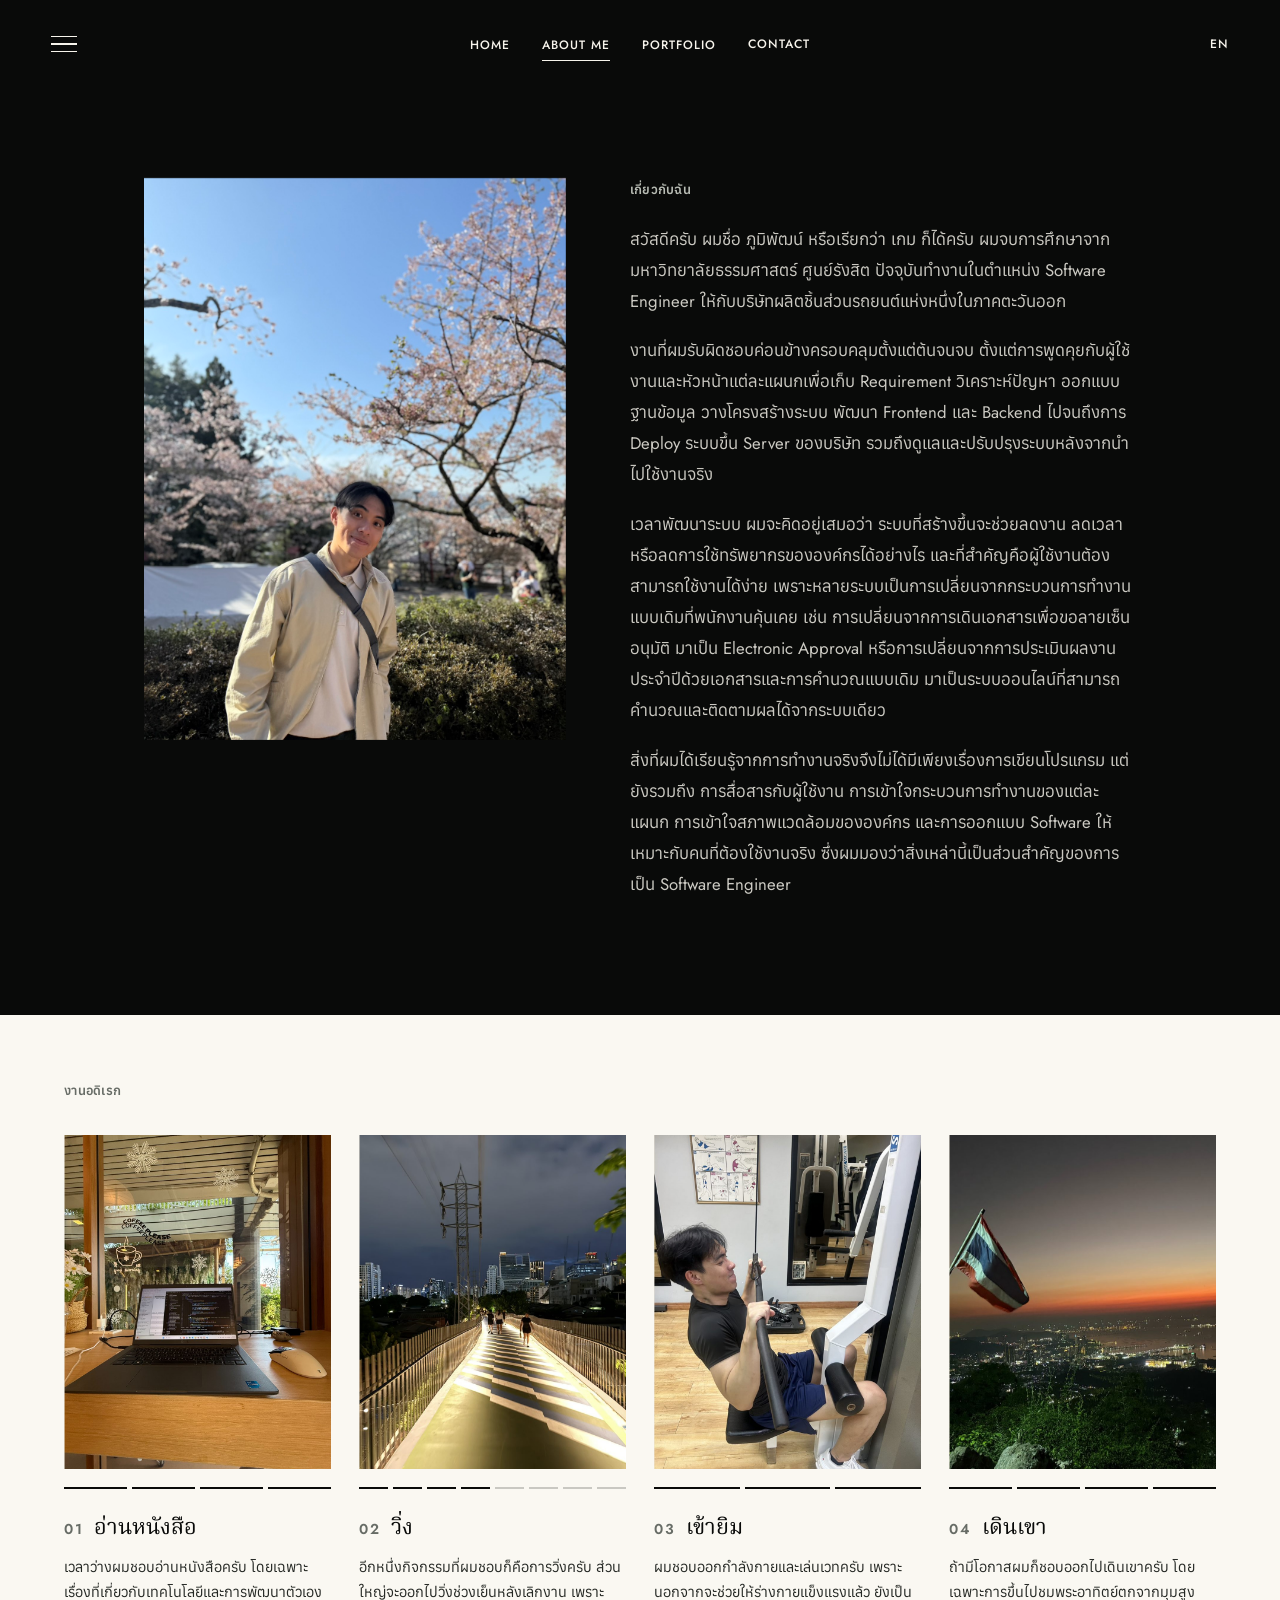
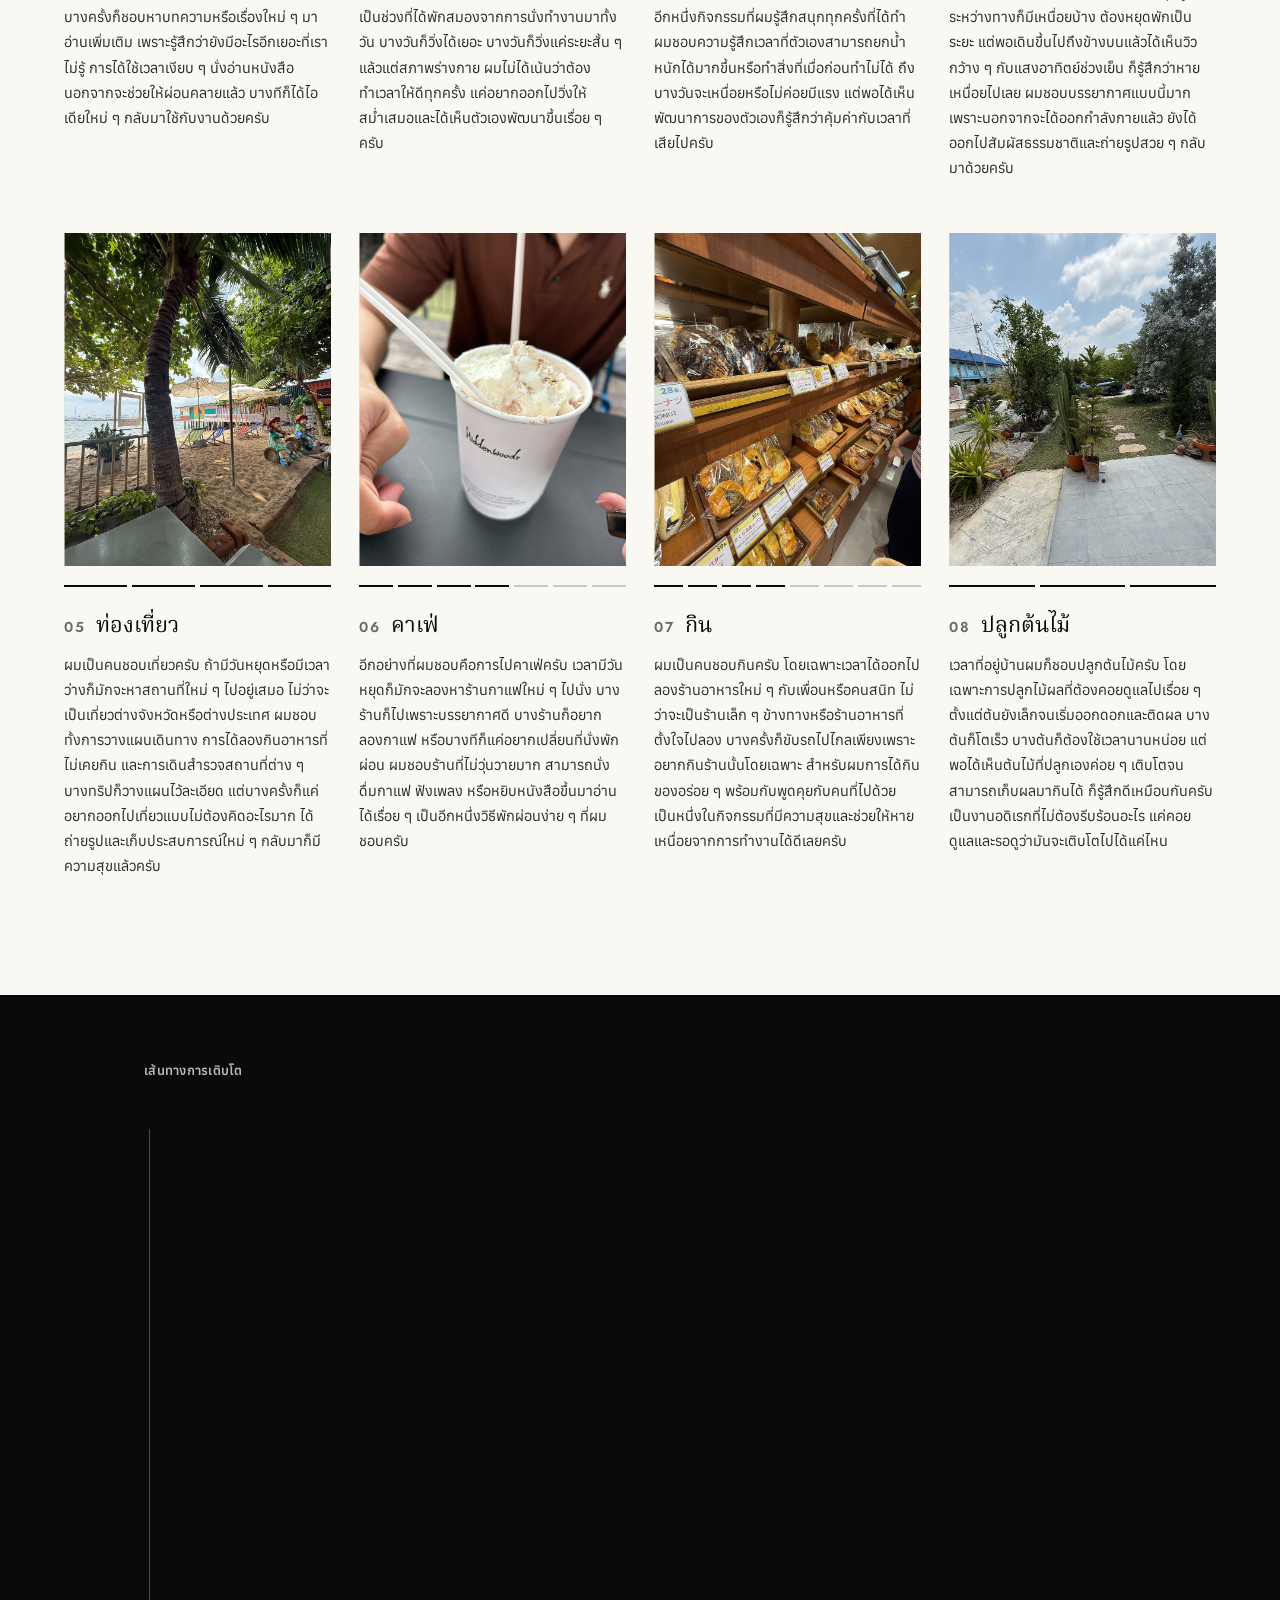
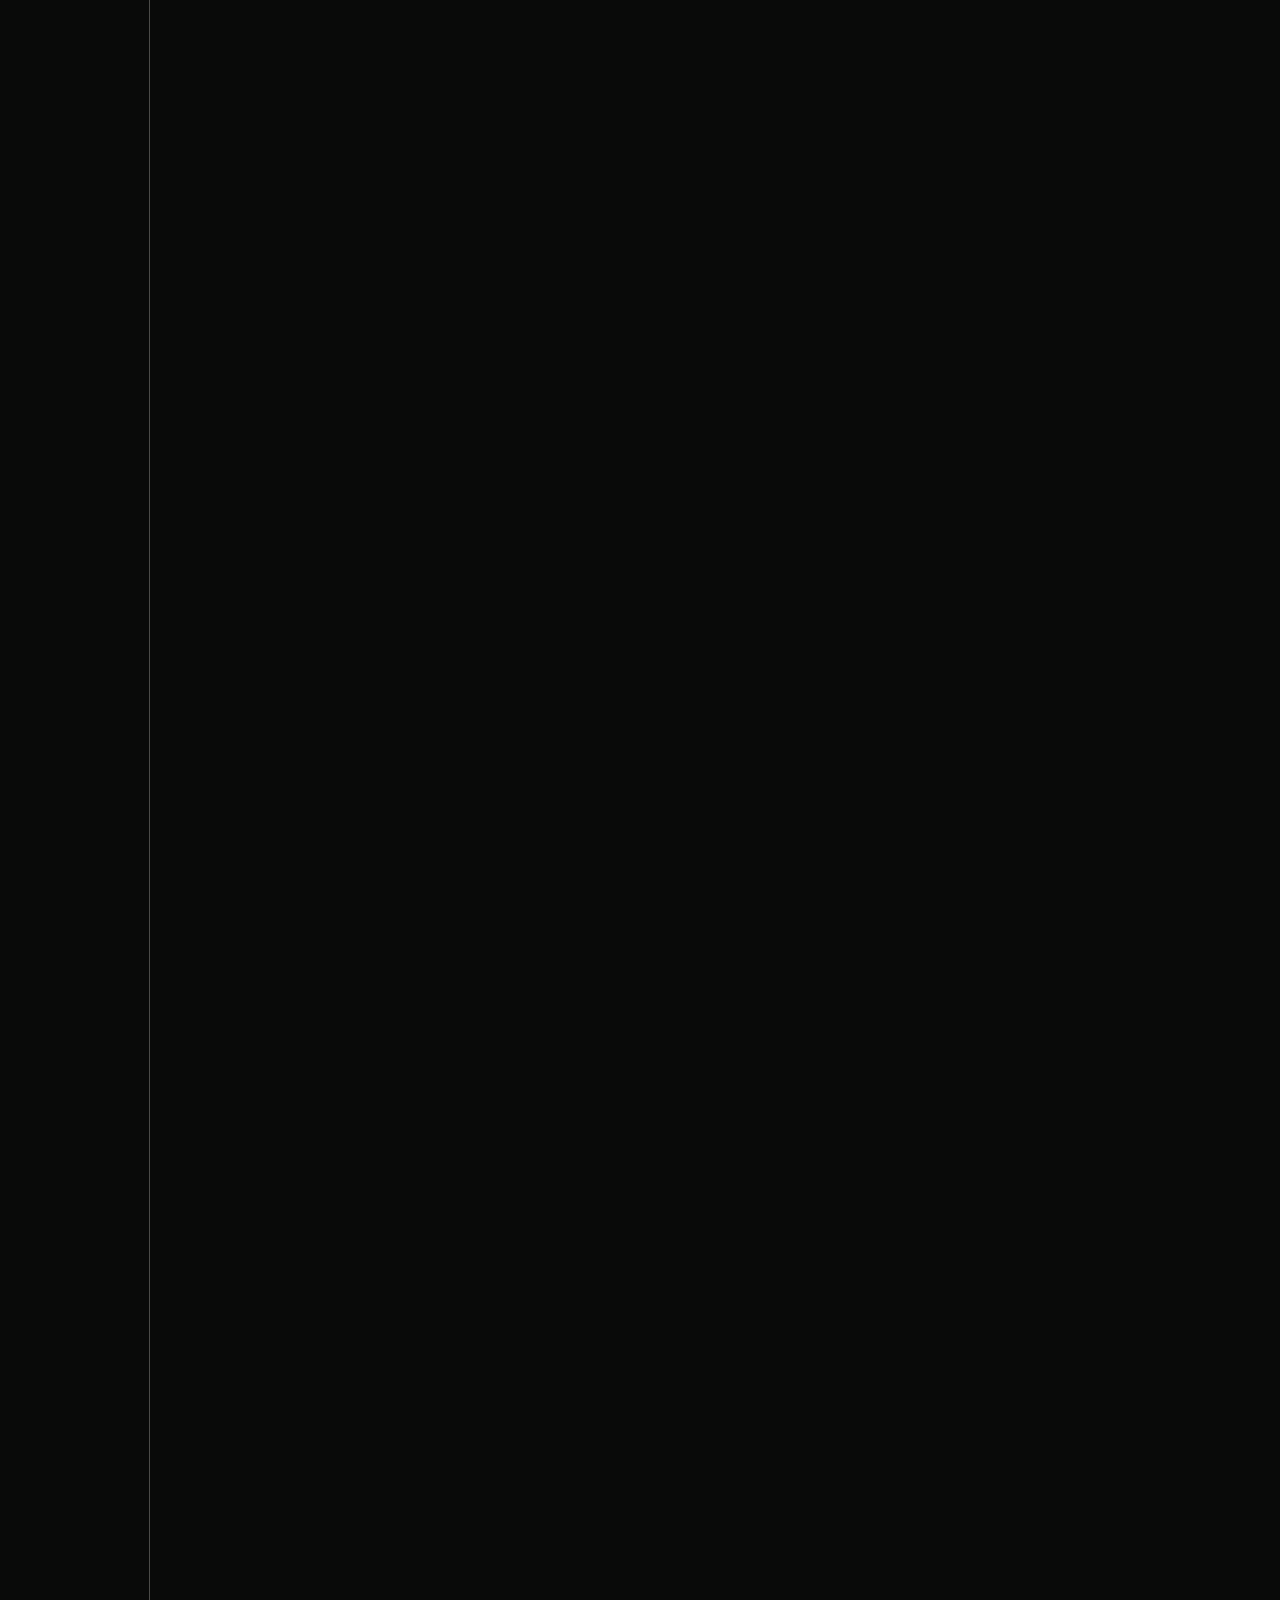
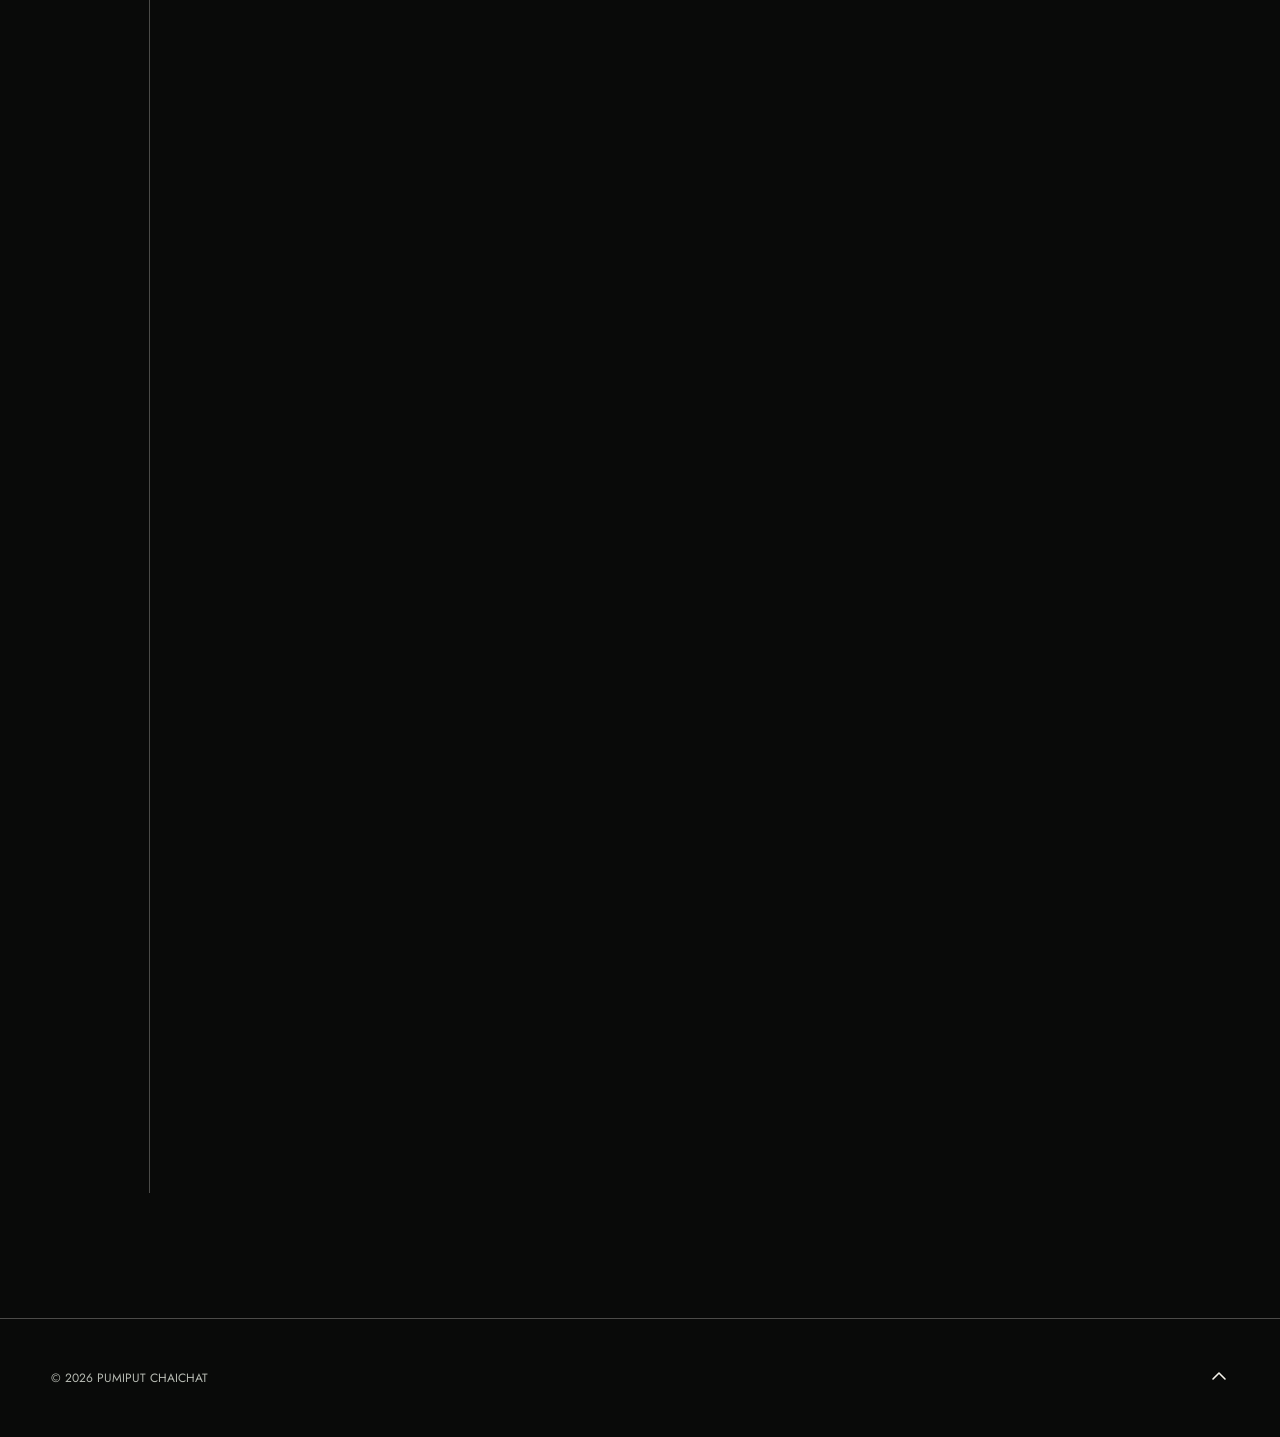
<file: th/about.html>
<!DOCTYPE html>
<html lang="th">
<head>
  <meta charset="UTF-8">
  <meta name="viewport" content="width=device-width, initial-scale=1.0">
  <meta name="theme-color" content="#090a09">
  <title>เกี่ยวกับฉัน | Pumiput Chaichat</title>
  <meta name="description" content="บันทึกภาพการเดินทางและเว็บไซต์ส่วนตัวของภูมิพัฒน์ ไชยชาติ">

  <script>
    document.documentElement.classList.add('js');
  </script>

  <link rel="preconnect" href="https://fonts.googleapis.com">
  <link rel="preconnect" href="https://fonts.gstatic.com" crossorigin>
  <link href="https://fonts.googleapis.com/css2?family=Anuphan:wght@400;500;600&family=Italiana&family=Jost:wght@400;500;600&family=La+Belle+Aurore&family=Mali:wght@300&family=Montserrat:wght@700;800&family=Noto+Serif+Thai:wght@400;500&display=swap" rel="stylesheet">

  <link rel="icon" href="../assets/favicon.svg?v=1781936404" type="image/svg+xml">
  <link rel="stylesheet" href="../assets/css/style.css?v=1790326317">
</head>
<body class="page-about">
  <a href="#main" class="skip-link">ข้ามไปยังเนื้อหาหลัก</a>

  <div class="page-loader" aria-hidden="true">
    <span>Pumiput Chaichat</span>
  </div>

  <header class="site-header" id="siteHeader">
    <button class="menu-button" id="menuButton" type="button"
            aria-label="เปิดเมนู"
            data-open-label="เปิดเมนู"
            data-close-label="ปิดเมนู"
            aria-expanded="false" aria-controls="mobileMenu">
      <span></span>
      <span></span>
      <span></span>
    </button>

    <nav class="desktop-nav" aria-label="เมนูหลัก">
      <div class="nav-item nav-home">
        <a href="../th/index.html#home" aria-haspopup="true">Home</a>
        <div class="nav-submenu" aria-label="ส่วนต่าง ๆ ของหน้า Home">
          <a href="../th/index.html#home"><span>01</span>หน้าแรก</a>
          <a href="../th/index.html#journal"><span>02</span>บทนำ</a>
          <a href="../th/index.html#moments"><span>03</span>บันทึกการเดินทาง</a>
          <a href="../th/index.html#contact"><span>04</span>ข้อมูลติดต่อ</a>
        </div>
      </div>
      <div class="nav-item nav-about">
        <a href="#about" aria-haspopup="true" aria-current="page">About Me</a>
        <div class="nav-submenu" aria-label="ส่วนต่าง ๆ ของหน้า About">
                      <a href="#about"><span>01</span>แนะนำตัว</a>
                      <a href="#hobbies"><span>02</span>งานอดิเรก</a>
                      <a href="#path"><span>03</span>เส้นทางการเติบโต</a>
                  </div>
      </div>
      <div class="nav-item nav-portfolio">
        <a href="../th/projects.html#intro" aria-haspopup="true">Portfolio</a>
        <div class="nav-submenu" aria-label="ส่วนต่าง ๆ ของหน้า Portfolio">
                      <a href="../th/projects.html#intro"><span>01</span>แนวทางการทำงาน</a>
                      <a href="../th/projects.html#skills"><span>02</span>การศึกษาและทักษะ</a>
                      <a href="../th/projects.html#experience"><span>03</span>ประสบการณ์และผลงาน</a>
                  </div>
      </div>
      <a href="../th/index.html#contact">Contact</a>
    </nav>

    <div class="header-actions">
      <a class="language-link" href="../about.html"
         aria-label="เปลี่ยนเป็นภาษาอังกฤษ">
        EN      </a>
    </div>
  </header>

  <nav class="mobile-menu" id="mobileMenu" aria-label="เมนู">
    <div class="mobile-menu-primary">
      <div class="m-group">
        <a class="m-group-trigger" href="../th/index.html#home" aria-haspopup="true" aria-expanded="false">Home</a>
        <div class="mobile-submenu" aria-label="ส่วนต่าง ๆ ของหน้า Home">
          <a href="../th/index.html#home"><span>01</span>หน้าแรก</a>
          <a href="../th/index.html#journal"><span>02</span>บทนำ</a>
          <a href="../th/index.html#moments"><span>03</span>บันทึกการเดินทาง</a>
          <a href="../th/index.html#contact"><span>04</span>ข้อมูลติดต่อ</a>
        </div>
      </div>
      <div class="m-group">
        <a class="m-group-trigger" href="#about" aria-haspopup="true" aria-expanded="false" aria-current="page">About Me</a>
        <div class="mobile-submenu" aria-label="ส่วนต่าง ๆ ของหน้า About">
                      <a href="#about"><span>01</span>แนะนำตัว</a>
                      <a href="#hobbies"><span>02</span>งานอดิเรก</a>
                      <a href="#path"><span>03</span>เส้นทางการเติบโต</a>
                  </div>
      </div>
      <div class="m-group">
        <a class="m-group-trigger" href="../th/projects.html#intro" aria-haspopup="true" aria-expanded="false">Portfolio</a>
        <div class="mobile-submenu" aria-label="ส่วนต่าง ๆ ของหน้า Portfolio">
                      <a href="../th/projects.html#intro"><span>01</span>แนวทางการทำงาน</a>
                      <a href="../th/projects.html#skills"><span>02</span>การศึกษาและทักษะ</a>
                      <a href="../th/projects.html#experience"><span>03</span>ประสบการณ์และผลงาน</a>
                  </div>
      </div>
      <a href="../th/index.html#contact">Contact</a>
    </div>
  </nav>

  <main id="main">

<section class="page-band page-band-dark page-band-opening" id="about" aria-labelledby="about-page-title">
  <div class="page-band-inner about-intro">
    <figure class="about-intro-media reveal">
      <img
        src="../assets/images/pumiput-about-sakura.jpg"
        alt="ภูมิพัฒน์ยืนใต้ต้นซากุระที่กำลังบานในวันฟ้าใส"
        width="1108"
        height="1477"
      >
    </figure>

    <div class="about-intro-content">
      <p class="page-band-label reveal">เกี่ยวกับฉัน</p>
      <h1 class="sr-only" id="about-page-title">
        ภูมิพัฒน์ ไชยชาติ, Software Engineer      </h1>

      <div class="about-prose">
                  <p class="reveal">สวัสดีครับ ผมชื่อ ภูมิพัฒน์ หรือเรียกว่า เกม ก็ได้ครับ ผมจบการศึกษาจากมหาวิทยาลัยธรรมศาสตร์ ศูนย์รังสิต ปัจจุบันทำงานในตำแหน่ง Software Engineer ให้กับบริษัทผลิตชิ้นส่วนรถยนต์แห่งหนึ่งในภาคตะวันออก</p>
          <p class="reveal">งานที่ผมรับผิดชอบค่อนข้างครอบคลุมตั้งแต่ต้นจนจบ ตั้งแต่การพูดคุยกับผู้ใช้งานและหัวหน้าแต่ละแผนกเพื่อเก็บ Requirement วิเคราะห์ปัญหา ออกแบบฐานข้อมูล วางโครงสร้างระบบ พัฒนา Frontend และ Backend ไปจนถึงการ Deploy ระบบขึ้น Server ของบริษัท รวมถึงดูแลและปรับปรุงระบบหลังจากนำไปใช้งานจริง</p>
          <p class="reveal">เวลาพัฒนาระบบ ผมจะคิดอยู่เสมอว่า ระบบที่สร้างขึ้นจะช่วยลดงาน ลดเวลา หรือลดการใช้ทรัพยากรขององค์กรได้อย่างไร และที่สำคัญคือผู้ใช้งานต้องสามารถใช้งานได้ง่าย เพราะหลายระบบเป็นการเปลี่ยนจากกระบวนการทำงานแบบเดิมที่พนักงานคุ้นเคย เช่น การเปลี่ยนจากการเดินเอกสารเพื่อขอลายเซ็นอนุมัติ มาเป็น Electronic Approval หรือการเปลี่ยนจากการประเมินผลงานประจำปีด้วยเอกสารและการคำนวณแบบเดิม มาเป็นระบบออนไลน์ที่สามารถคำนวณและติดตามผลได้จากระบบเดียว</p>
          <p class="reveal">สิ่งที่ผมได้เรียนรู้จากการทำงานจริงจึงไม่ได้มีเพียงเรื่องการเขียนโปรแกรม แต่ยังรวมถึง การสื่อสารกับผู้ใช้งาน การเข้าใจกระบวนการทำงานของแต่ละแผนก การเข้าใจสภาพแวดล้อมขององค์กร และการออกแบบ Software ให้เหมาะกับคนที่ต้องใช้งานจริง ซึ่งผมมองว่าสิ่งเหล่านี้เป็นส่วนสำคัญของการเป็น Software Engineer</p>
              </div>
    </div>
  </div>
</section>

<section class="page-band page-band-light" id="hobbies" aria-labelledby="about-hobbies-title">
  <div class="page-band-inner page-band-inner-wide">
    <p class="page-band-label reveal">งานอดิเรก</p>
    <h2 class="sr-only" id="about-hobbies-title">งานอดิเรก</h2>

    <div class="hobby-grid">
              <article class="hobby-card reveal" data-slider-card style="--hobby-order: 0; --slide-interval: 3.8s">
          <div class="photo-frame" data-photo-slider>
                          <div class="photo-track">
                                  <figure class="photo-slide is-active">
                    <img
                      src="../assets/images/hobbies/reading-1.jpg?v=1790326317"
                      alt="นั่งอ่านหนังสือในร้านหนังสือที่มีชั้นหนังสือเรียงสูง"
                      width="900"
                      height="1200"
                      loading="lazy"
                                          >
                  </figure>
                                  <figure class="photo-slide" aria-hidden="true">
                    <img
                      src="../assets/images/hobbies/reading-2.jpg?v=1790326317"
                      alt="โต๊ะทำงานกับแล็ปท็อปที่เปิดโค้ด และแท็บเล็ตที่วาดไดอะแกรม"
                      width="900"
                      height="1200"
                      loading="lazy"
                                          >
                  </figure>
                                  <figure class="photo-slide" aria-hidden="true">
                    <img
                      src="../assets/images/hobbies/reading-3.jpg?v=1790326317"
                      alt="นั่งทำงานกับแล็ปท็อปและดูข้อมูลในโทรศัพท์"
                      width="900"
                      height="1200"
                      loading="lazy"
                                          >
                  </figure>
                                  <figure class="photo-slide" aria-hidden="true">
                    <img
                      src="../assets/images/hobbies/reading-4.jpg?v=1790326317"
                      alt="แล็ปท็อปบนโต๊ะไม้ในมุมทำงานของร้านกาแฟ"
                      width="900"
                      height="1200"
                      loading="lazy"
                                          >
                  </figure>
                              </div>
              
            <button class="photo-nav photo-nav-prev" type="button" aria-label="ภาพก่อนหน้า">
              <svg viewBox="0 0 24 24" fill="none" stroke="currentColor" stroke-width="1.6" stroke-linecap="round" stroke-linejoin="round" aria-hidden="true"><path d="m15 6-6 6 6 6"/></svg>
            </button>
            <button class="photo-nav photo-nav-next" type="button" aria-label="ภาพถัดไป">
              <svg viewBox="0 0 24 24" fill="none" stroke="currentColor" stroke-width="1.6" stroke-linecap="round" stroke-linejoin="round" aria-hidden="true"><path d="m9 6 6 6-6 6"/></svg>
            </button>                      </div>

                      <div class="photo-bars" role="group" aria-label="ภาพ อ่านหนังสือ">
                              <button type="button" class="is-active"
                        aria-label="ภาพที่ 1 จาก 4"
                        aria-current="true">
                  <span class="photo-bar-fill"></span>
                </button>
                              <button type="button" class=""
                        aria-label="ภาพที่ 2 จาก 4"
                        >
                  <span class="photo-bar-fill"></span>
                </button>
                              <button type="button" class=""
                        aria-label="ภาพที่ 3 จาก 4"
                        >
                  <span class="photo-bar-fill"></span>
                </button>
                              <button type="button" class=""
                        aria-label="ภาพที่ 4 จาก 4"
                        >
                  <span class="photo-bar-fill"></span>
                </button>
                          </div>
          
          <div class="item-head">
            <span class="hobby-index">01</span>
            <h3 class="hobby-title">อ่านหนังสือ</h3>
          </div>
          <p class="hobby-desc">เวลาว่างผมชอบอ่านหนังสือครับ โดยเฉพาะเรื่องที่เกี่ยวกับเทคโนโลยีและการพัฒนาตัวเอง บางครั้งก็ชอบหาบทความหรือเรื่องใหม่ ๆ มาอ่านเพิ่มเติม เพราะรู้สึกว่ายังมีอะไรอีกเยอะที่เราไม่รู้ การได้ใช้เวลาเงียบ ๆ นั่งอ่านหนังสือ นอกจากจะช่วยให้ผ่อนคลายแล้ว บางทีก็ได้ไอเดียใหม่ ๆ กลับมาใช้กับงานด้วยครับ</p>
        </article>
              <article class="hobby-card reveal" data-slider-card style="--hobby-order: 1; --slide-interval: 4.2s">
          <div class="photo-frame" data-photo-slider>
                          <div class="photo-track">
                                  <figure class="photo-slide is-active">
                    <img
                      src="../assets/images/hobbies/running-1.jpg?v=1790326317"
                      alt="เซลฟี่ในเสื้อวิ่งกลางแจ้ง ท้องฟ้าสีฟ้า"
                      width="900"
                      height="1200"
                      loading="lazy"
                                          >
                  </figure>
                                  <figure class="photo-slide" aria-hidden="true">
                    <img
                      src="../assets/images/hobbies/running-2.jpg?v=1790326317"
                      alt="สรุปผลการวิ่งจาก Strava ระยะ 5.03 กิโลเมตร"
                      width="674"
                      height="1200"
                      loading="lazy"
                      style="object-position: center top"                    >
                  </figure>
                                  <figure class="photo-slide" aria-hidden="true">
                    <img
                      src="../assets/images/hobbies/running-3.jpg?v=1790326317"
                      alt="ทางเดินไม้ริมน้ำที่เปิดไฟยามค่ำคืน"
                      width="900"
                      height="1200"
                      loading="lazy"
                                          >
                  </figure>
                                  <figure class="photo-slide" aria-hidden="true">
                    <img
                      src="../assets/images/hobbies/running-4.jpg?v=1790326317"
                      alt="ทางเดินยกระดับที่เปิดไฟตอนพลบค่ำ มีตึกเมืองอยู่ด้านหลัง"
                      width="900"
                      height="1200"
                      loading="lazy"
                                          >
                  </figure>
                                  <figure class="photo-slide" aria-hidden="true">
                    <img
                      src="../assets/images/hobbies/running-5.jpg?v=1790326317"
                      alt="ป้ายงาน HYROX Bangkok"
                      width="900"
                      height="1200"
                      loading="lazy"
                                          >
                  </figure>
                                  <figure class="photo-slide" aria-hidden="true">
                    <img
                      src="../assets/images/hobbies/running-6.jpg?v=1790326317"
                      alt="เส้นทางวิ่งริมน้ำตอนพระอาทิตย์ตก"
                      width="900"
                      height="1200"
                      loading="lazy"
                                          >
                  </figure>
                                  <figure class="photo-slide" aria-hidden="true">
                    <img
                      src="../assets/images/hobbies/running-7.jpg?v=1790326317"
                      alt="เซลฟี่หน้ากระจกในเสื้อวิ่งสีส้ม"
                      width="900"
                      height="1200"
                      loading="lazy"
                                          >
                  </figure>
                                  <figure class="photo-slide" aria-hidden="true">
                    <img
                      src="../assets/images/hobbies/running-8.jpg?v=1790326317"
                      alt="นักวิ่งหลายคนวิ่งบนลู่วิ่งในสวนสาธารณะ"
                      width="900"
                      height="1200"
                      loading="lazy"
                                          >
                  </figure>
                              </div>
              
            <button class="photo-nav photo-nav-prev" type="button" aria-label="ภาพก่อนหน้า">
              <svg viewBox="0 0 24 24" fill="none" stroke="currentColor" stroke-width="1.6" stroke-linecap="round" stroke-linejoin="round" aria-hidden="true"><path d="m15 6-6 6 6 6"/></svg>
            </button>
            <button class="photo-nav photo-nav-next" type="button" aria-label="ภาพถัดไป">
              <svg viewBox="0 0 24 24" fill="none" stroke="currentColor" stroke-width="1.6" stroke-linecap="round" stroke-linejoin="round" aria-hidden="true"><path d="m9 6 6 6-6 6"/></svg>
            </button>                      </div>

                      <div class="photo-bars" role="group" aria-label="ภาพ วิ่ง">
                              <button type="button" class="is-active"
                        aria-label="ภาพที่ 1 จาก 8"
                        aria-current="true">
                  <span class="photo-bar-fill"></span>
                </button>
                              <button type="button" class=""
                        aria-label="ภาพที่ 2 จาก 8"
                        >
                  <span class="photo-bar-fill"></span>
                </button>
                              <button type="button" class=""
                        aria-label="ภาพที่ 3 จาก 8"
                        >
                  <span class="photo-bar-fill"></span>
                </button>
                              <button type="button" class=""
                        aria-label="ภาพที่ 4 จาก 8"
                        >
                  <span class="photo-bar-fill"></span>
                </button>
                              <button type="button" class=""
                        aria-label="ภาพที่ 5 จาก 8"
                        >
                  <span class="photo-bar-fill"></span>
                </button>
                              <button type="button" class=""
                        aria-label="ภาพที่ 6 จาก 8"
                        >
                  <span class="photo-bar-fill"></span>
                </button>
                              <button type="button" class=""
                        aria-label="ภาพที่ 7 จาก 8"
                        >
                  <span class="photo-bar-fill"></span>
                </button>
                              <button type="button" class=""
                        aria-label="ภาพที่ 8 จาก 8"
                        >
                  <span class="photo-bar-fill"></span>
                </button>
                          </div>
          
          <div class="item-head">
            <span class="hobby-index">02</span>
            <h3 class="hobby-title">วิ่ง</h3>
          </div>
          <p class="hobby-desc">อีกหนึ่งกิจกรรมที่ผมชอบก็คือการวิ่งครับ ส่วนใหญ่จะออกไปวิ่งช่วงเย็นหลังเลิกงาน เพราะเป็นช่วงที่ได้พักสมองจากการนั่งทำงานมาทั้งวัน บางวันก็วิ่งได้เยอะ บางวันก็วิ่งแค่ระยะสั้น ๆ แล้วแต่สภาพร่างกาย ผมไม่ได้เน้นว่าต้องทำเวลาให้ดีทุกครั้ง แค่อยากออกไปวิ่งให้สม่ำเสมอและได้เห็นตัวเองพัฒนาขึ้นเรื่อย ๆ ครับ</p>
        </article>
              <article class="hobby-card reveal" data-slider-card style="--hobby-order: 2; --slide-interval: 4.6s">
          <div class="photo-frame" data-photo-slider>
                          <div class="photo-track">
                                  <figure class="photo-slide is-active">
                    <img
                      src="../assets/images/hobbies/gym-1.jpg?v=1790326317"
                      alt="เซลฟี่หน้ากระจกในยิม"
                      width="613"
                      height="1200"
                      loading="lazy"
                      style="object-position: center 40%"                    >
                  </figure>
                                  <figure class="photo-slide" aria-hidden="true">
                    <img
                      src="../assets/images/hobbies/gym-2.jpg?v=1790326317"
                      alt="เซลฟี่หน้ากระจกข้างชั้นวางดัมเบล"
                      width="900"
                      height="1200"
                      loading="lazy"
                                          >
                  </figure>
                                  <figure class="photo-slide" aria-hidden="true">
                    <img
                      src="../assets/images/hobbies/gym-3.jpg?v=1790326317"
                      alt="กำลังเล่นเครื่องดึงบาร์ลงในยิม"
                      width="900"
                      height="1200"
                      loading="lazy"
                                          >
                  </figure>
                              </div>
              
            <button class="photo-nav photo-nav-prev" type="button" aria-label="ภาพก่อนหน้า">
              <svg viewBox="0 0 24 24" fill="none" stroke="currentColor" stroke-width="1.6" stroke-linecap="round" stroke-linejoin="round" aria-hidden="true"><path d="m15 6-6 6 6 6"/></svg>
            </button>
            <button class="photo-nav photo-nav-next" type="button" aria-label="ภาพถัดไป">
              <svg viewBox="0 0 24 24" fill="none" stroke="currentColor" stroke-width="1.6" stroke-linecap="round" stroke-linejoin="round" aria-hidden="true"><path d="m9 6 6 6-6 6"/></svg>
            </button>                      </div>

                      <div class="photo-bars" role="group" aria-label="ภาพ เข้ายิม">
                              <button type="button" class="is-active"
                        aria-label="ภาพที่ 1 จาก 3"
                        aria-current="true">
                  <span class="photo-bar-fill"></span>
                </button>
                              <button type="button" class=""
                        aria-label="ภาพที่ 2 จาก 3"
                        >
                  <span class="photo-bar-fill"></span>
                </button>
                              <button type="button" class=""
                        aria-label="ภาพที่ 3 จาก 3"
                        >
                  <span class="photo-bar-fill"></span>
                </button>
                          </div>
          
          <div class="item-head">
            <span class="hobby-index">03</span>
            <h3 class="hobby-title">เข้ายิม</h3>
          </div>
          <p class="hobby-desc">ผมชอบออกกำลังกายและเล่นเวทครับ เพราะนอกจากจะช่วยให้ร่างกายแข็งแรงแล้ว ยังเป็นอีกหนึ่งกิจกรรมที่ผมรู้สึกสนุกทุกครั้งที่ได้ทำ ผมชอบความรู้สึกเวลาที่ตัวเองสามารถยกน้ำหนักได้มากขึ้นหรือทำสิ่งที่เมื่อก่อนทำไม่ได้ ถึงบางวันจะเหนื่อยหรือไม่ค่อยมีแรง แต่พอได้เห็นพัฒนาการของตัวเองก็รู้สึกว่าคุ้มค่ากับเวลาที่เสียไปครับ</p>
        </article>
              <article class="hobby-card reveal" data-slider-card style="--hobby-order: 3; --slide-interval: 5s">
          <div class="photo-frame" data-photo-slider>
                          <div class="photo-track">
                                  <figure class="photo-slide is-active">
                    <img
                      src="../assets/images/hobbies/hiking-1.jpg?v=1790326317"
                      alt="เซลฟี่มุมต่ำระหว่างเดินขึ้นเขา"
                      width="900"
                      height="1200"
                      loading="lazy"
                                          >
                  </figure>
                                  <figure class="photo-slide" aria-hidden="true">
                    <img
                      src="../assets/images/hobbies/hiking-2.jpg?v=1790326317"
                      alt="เส้นทางเดินขึ้นเขาท่ามกลางต้นไม้"
                      width="900"
                      height="1200"
                      loading="lazy"
                                          >
                  </figure>
                                  <figure class="photo-slide" aria-hidden="true">
                    <img
                      src="../assets/images/hobbies/hiking-3.jpg?v=1790326317"
                      alt="ทางเดินในป่าที่มีใบไม้ร่วงเต็มพื้น"
                      width="900"
                      height="1200"
                      loading="lazy"
                                          >
                  </figure>
                                  <figure class="photo-slide" aria-hidden="true">
                    <img
                      src="../assets/images/hobbies/hiking-4.jpg?v=1790326317"
                      alt="พระอาทิตย์ตกเหนือเมืองจากยอดเขา มีธงชาติไทยอยู่ด้านหน้า"
                      width="1200"
                      height="900"
                      loading="lazy"
                      style="object-position: 25% center"                    >
                  </figure>
                              </div>
              
            <button class="photo-nav photo-nav-prev" type="button" aria-label="ภาพก่อนหน้า">
              <svg viewBox="0 0 24 24" fill="none" stroke="currentColor" stroke-width="1.6" stroke-linecap="round" stroke-linejoin="round" aria-hidden="true"><path d="m15 6-6 6 6 6"/></svg>
            </button>
            <button class="photo-nav photo-nav-next" type="button" aria-label="ภาพถัดไป">
              <svg viewBox="0 0 24 24" fill="none" stroke="currentColor" stroke-width="1.6" stroke-linecap="round" stroke-linejoin="round" aria-hidden="true"><path d="m9 6 6 6-6 6"/></svg>
            </button>                      </div>

                      <div class="photo-bars" role="group" aria-label="ภาพ เดินเขา">
                              <button type="button" class="is-active"
                        aria-label="ภาพที่ 1 จาก 4"
                        aria-current="true">
                  <span class="photo-bar-fill"></span>
                </button>
                              <button type="button" class=""
                        aria-label="ภาพที่ 2 จาก 4"
                        >
                  <span class="photo-bar-fill"></span>
                </button>
                              <button type="button" class=""
                        aria-label="ภาพที่ 3 จาก 4"
                        >
                  <span class="photo-bar-fill"></span>
                </button>
                              <button type="button" class=""
                        aria-label="ภาพที่ 4 จาก 4"
                        >
                  <span class="photo-bar-fill"></span>
                </button>
                          </div>
          
          <div class="item-head">
            <span class="hobby-index">04</span>
            <h3 class="hobby-title">เดินเขา</h3>
          </div>
          <p class="hobby-desc">ถ้ามีโอกาสผมก็ชอบออกไปเดินเขาครับ โดยเฉพาะการขึ้นไปชมพระอาทิตย์ตกจากมุมสูง ระหว่างทางก็มีเหนื่อยบ้าง ต้องหยุดพักเป็นระยะ แต่พอเดินขึ้นไปถึงข้างบนแล้วได้เห็นวิวกว้าง ๆ กับแสงอาทิตย์ช่วงเย็น ก็รู้สึกว่าหายเหนื่อยไปเลย ผมชอบบรรยากาศแบบนี้มาก เพราะนอกจากจะได้ออกกำลังกายแล้ว ยังได้ออกไปสัมผัสธรรมชาติและถ่ายรูปสวย ๆ กลับมาด้วยครับ</p>
        </article>
              <article class="hobby-card reveal" data-slider-card style="--hobby-order: 0; --slide-interval: 3.8s">
          <div class="photo-frame" data-photo-slider>
                          <div class="photo-track">
                                  <figure class="photo-slide is-active">
                    <img
                      src="../assets/images/hobbies/travel-1.jpg?v=1790326317"
                      alt="เซลฟี่ชูสองนิ้วที่สนามบิน"
                      width="900"
                      height="1200"
                      loading="lazy"
                                          >
                  </figure>
                                  <figure class="photo-slide" aria-hidden="true">
                    <img
                      src="../assets/images/hobbies/travel-2.jpg?v=1790326317"
                      alt="ถือหนังสือเดินทางและบัตรขึ้นเครื่องใต้หลังคากระจกของสนามบิน"
                      width="900"
                      height="1200"
                      loading="lazy"
                                          >
                  </figure>
                                  <figure class="photo-slide" aria-hidden="true">
                    <img
                      src="../assets/images/hobbies/travel-3.jpg?v=1790326317"
                      alt="ถนนคนเดินที่มีผู้คนมากมายระหว่างบ้านไม้เก่า"
                      width="900"
                      height="1200"
                      loading="lazy"
                                          >
                  </figure>
                                  <figure class="photo-slide" aria-hidden="true">
                    <img
                      src="../assets/images/hobbies/travel-4.jpg?v=1790326317"
                      alt="ชายหาดที่มีต้นมะพร้าวและร่มชายหาด"
                      width="900"
                      height="1200"
                      loading="lazy"
                                          >
                  </figure>
                              </div>
              
            <button class="photo-nav photo-nav-prev" type="button" aria-label="ภาพก่อนหน้า">
              <svg viewBox="0 0 24 24" fill="none" stroke="currentColor" stroke-width="1.6" stroke-linecap="round" stroke-linejoin="round" aria-hidden="true"><path d="m15 6-6 6 6 6"/></svg>
            </button>
            <button class="photo-nav photo-nav-next" type="button" aria-label="ภาพถัดไป">
              <svg viewBox="0 0 24 24" fill="none" stroke="currentColor" stroke-width="1.6" stroke-linecap="round" stroke-linejoin="round" aria-hidden="true"><path d="m9 6 6 6-6 6"/></svg>
            </button>                      </div>

                      <div class="photo-bars" role="group" aria-label="ภาพ ท่องเที่ยว">
                              <button type="button" class="is-active"
                        aria-label="ภาพที่ 1 จาก 4"
                        aria-current="true">
                  <span class="photo-bar-fill"></span>
                </button>
                              <button type="button" class=""
                        aria-label="ภาพที่ 2 จาก 4"
                        >
                  <span class="photo-bar-fill"></span>
                </button>
                              <button type="button" class=""
                        aria-label="ภาพที่ 3 จาก 4"
                        >
                  <span class="photo-bar-fill"></span>
                </button>
                              <button type="button" class=""
                        aria-label="ภาพที่ 4 จาก 4"
                        >
                  <span class="photo-bar-fill"></span>
                </button>
                          </div>
          
          <div class="item-head">
            <span class="hobby-index">05</span>
            <h3 class="hobby-title">ท่องเที่ยว</h3>
          </div>
          <p class="hobby-desc">ผมเป็นคนชอบเที่ยวครับ ถ้ามีวันหยุดหรือมีเวลาว่างก็มักจะหาสถานที่ใหม่ ๆ ไปอยู่เสมอ ไม่ว่าจะเป็นเที่ยวต่างจังหวัดหรือต่างประเทศ ผมชอบทั้งการวางแผนเดินทาง การได้ลองกินอาหารที่ไม่เคยกิน และการเดินสำรวจสถานที่ต่าง ๆ บางทริปก็วางแผนไว้ละเอียด แต่บางครั้งก็แค่อยากออกไปเที่ยวแบบไม่ต้องคิดอะไรมาก ได้ถ่ายรูปและเก็บประสบการณ์ใหม่ ๆ กลับมาก็มีความสุขแล้วครับ</p>
        </article>
              <article class="hobby-card reveal" data-slider-card style="--hobby-order: 1; --slide-interval: 4.2s">
          <div class="photo-frame" data-photo-slider>
                          <div class="photo-track">
                                  <figure class="photo-slide is-active">
                    <img
                      src="../assets/images/hobbies/cafe-1.jpg?v=1790326317"
                      alt="ถือแก้วเครื่องดื่มเย็นในคาเฟ่ที่มีสวนเขียวและภูเขาด้านหลัง"
                      width="900"
                      height="1200"
                      loading="lazy"
                                          >
                  </figure>
                                  <figure class="photo-slide" aria-hidden="true">
                    <img
                      src="../assets/images/hobbies/cafe-2.jpg?v=1790326317"
                      alt="คาเฟ่ขนาดใหญ่ที่ตกแต่งด้วยเรือใบ"
                      width="900"
                      height="1200"
                      loading="lazy"
                                          >
                  </figure>
                                  <figure class="photo-slide" aria-hidden="true">
                    <img
                      src="../assets/images/hobbies/cafe-3.jpg?v=1790326317"
                      alt="เครื่องดื่มในลูกสับปะรดและแก้วโซดาบนถาดไม้"
                      width="900"
                      height="1200"
                      loading="lazy"
                                          >
                  </figure>
                                  <figure class="photo-slide" aria-hidden="true">
                    <img
                      src="../assets/images/hobbies/cafe-4.jpg?v=1790326317"
                      alt="ถือแก้วเครื่องดื่มท็อปวิปครีม"
                      width="900"
                      height="1200"
                      loading="lazy"
                                          >
                  </figure>
                                  <figure class="photo-slide" aria-hidden="true">
                    <img
                      src="../assets/images/hobbies/cafe-5.jpg?v=1790326317"
                      alt="วิวทะเลและชายหาดจากคาเฟ่บนที่สูง"
                      width="900"
                      height="1200"
                      loading="lazy"
                                          >
                  </figure>
                                  <figure class="photo-slide" aria-hidden="true">
                    <img
                      src="../assets/images/hobbies/cafe-6.jpg?v=1790326317"
                      alt="เรือที่จอดประดับหน้าคาเฟ่"
                      width="900"
                      height="1200"
                      loading="lazy"
                                          >
                  </figure>
                                  <figure class="photo-slide" aria-hidden="true">
                    <img
                      src="../assets/images/hobbies/cafe-7.jpg?v=1790326317"
                      alt="ชาเย็นแก้วใหญ่บนโต๊ะเหล็กริมระเบียง"
                      width="900"
                      height="1200"
                      loading="lazy"
                                          >
                  </figure>
                              </div>
              
            <button class="photo-nav photo-nav-prev" type="button" aria-label="ภาพก่อนหน้า">
              <svg viewBox="0 0 24 24" fill="none" stroke="currentColor" stroke-width="1.6" stroke-linecap="round" stroke-linejoin="round" aria-hidden="true"><path d="m15 6-6 6 6 6"/></svg>
            </button>
            <button class="photo-nav photo-nav-next" type="button" aria-label="ภาพถัดไป">
              <svg viewBox="0 0 24 24" fill="none" stroke="currentColor" stroke-width="1.6" stroke-linecap="round" stroke-linejoin="round" aria-hidden="true"><path d="m9 6 6 6-6 6"/></svg>
            </button>                      </div>

                      <div class="photo-bars" role="group" aria-label="ภาพ คาเฟ่">
                              <button type="button" class="is-active"
                        aria-label="ภาพที่ 1 จาก 7"
                        aria-current="true">
                  <span class="photo-bar-fill"></span>
                </button>
                              <button type="button" class=""
                        aria-label="ภาพที่ 2 จาก 7"
                        >
                  <span class="photo-bar-fill"></span>
                </button>
                              <button type="button" class=""
                        aria-label="ภาพที่ 3 จาก 7"
                        >
                  <span class="photo-bar-fill"></span>
                </button>
                              <button type="button" class=""
                        aria-label="ภาพที่ 4 จาก 7"
                        >
                  <span class="photo-bar-fill"></span>
                </button>
                              <button type="button" class=""
                        aria-label="ภาพที่ 5 จาก 7"
                        >
                  <span class="photo-bar-fill"></span>
                </button>
                              <button type="button" class=""
                        aria-label="ภาพที่ 6 จาก 7"
                        >
                  <span class="photo-bar-fill"></span>
                </button>
                              <button type="button" class=""
                        aria-label="ภาพที่ 7 จาก 7"
                        >
                  <span class="photo-bar-fill"></span>
                </button>
                          </div>
          
          <div class="item-head">
            <span class="hobby-index">06</span>
            <h3 class="hobby-title">คาเฟ่</h3>
          </div>
          <p class="hobby-desc">อีกอย่างที่ผมชอบคือการไปคาเฟ่ครับ เวลามีวันหยุดก็มักจะลองหาร้านกาแฟใหม่ ๆ ไปนั่ง บางร้านก็ไปเพราะบรรยากาศดี บางร้านก็อยากลองกาแฟ หรือบางทีก็แค่อยากเปลี่ยนที่นั่งพักผ่อน ผมชอบร้านที่ไม่วุ่นวายมาก สามารถนั่งดื่มกาแฟ ฟังเพลง หรือหยิบหนังสือขึ้นมาอ่านได้เรื่อย ๆ เป็นอีกหนึ่งวิธีพักผ่อนง่าย ๆ ที่ผมชอบครับ</p>
        </article>
              <article class="hobby-card reveal" data-slider-card style="--hobby-order: 2; --slide-interval: 4.6s">
          <div class="photo-frame" data-photo-slider>
                          <div class="photo-track">
                                  <figure class="photo-slide is-active">
                    <img
                      src="../assets/images/hobbies/food-1.jpg?v=1790326317"
                      alt="หม้อชาบูพร้อมผักและเครื่องเคียงหลายจาน"
                      width="900"
                      height="1200"
                      loading="lazy"
                                          >
                  </figure>
                                  <figure class="photo-slide" aria-hidden="true">
                    <img
                      src="../assets/images/hobbies/food-2.jpg?v=1790326317"
                      alt="นั่งปิ้งย่างกินกับเพื่อน ๆ"
                      width="900"
                      height="1200"
                      loading="lazy"
                                          >
                  </figure>
                                  <figure class="photo-slide" aria-hidden="true">
                    <img
                      src="../assets/images/hobbies/food-3.jpg?v=1790326317"
                      alt="ชุดซาชิมิแซลมอนและทูน่า"
                      width="1200"
                      height="900"
                      loading="lazy"
                                          >
                  </figure>
                                  <figure class="photo-slide" aria-hidden="true">
                    <img
                      src="../assets/images/hobbies/food-4.jpg?v=1790326317"
                      alt="ชั้นวางขนมปังและเบเกอรี่"
                      width="900"
                      height="1200"
                      loading="lazy"
                                          >
                  </figure>
                                  <figure class="photo-slide" aria-hidden="true">
                    <img
                      src="../assets/images/hobbies/food-5.jpg?v=1790326317"
                      alt="จานผักสด เส้นขนมจีน และหมูย่าง"
                      width="900"
                      height="1200"
                      loading="lazy"
                                          >
                  </figure>
                                  <figure class="photo-slide" aria-hidden="true">
                    <img
                      src="../assets/images/hobbies/food-6.jpg?v=1790326317"
                      alt="อาหารจานเล็กเรียงเต็มโต๊ะบุฟเฟต์"
                      width="900"
                      height="1200"
                      loading="lazy"
                                          >
                  </figure>
                                  <figure class="photo-slide" aria-hidden="true">
                    <img
                      src="../assets/images/hobbies/food-7.jpg?v=1790326317"
                      alt="ร้านอาหารริมทางที่มีเครื่องปรุงวางเรียงเต็มร้าน"
                      width="900"
                      height="1200"
                      loading="lazy"
                                          >
                  </figure>
                                  <figure class="photo-slide" aria-hidden="true">
                    <img
                      src="../assets/images/hobbies/food-8.jpg?v=1790326317"
                      alt="ขนมปังและอาหารจานเดียวบนโต๊ะร้านอาหาร"
                      width="900"
                      height="1200"
                      loading="lazy"
                                          >
                  </figure>
                              </div>
              
            <button class="photo-nav photo-nav-prev" type="button" aria-label="ภาพก่อนหน้า">
              <svg viewBox="0 0 24 24" fill="none" stroke="currentColor" stroke-width="1.6" stroke-linecap="round" stroke-linejoin="round" aria-hidden="true"><path d="m15 6-6 6 6 6"/></svg>
            </button>
            <button class="photo-nav photo-nav-next" type="button" aria-label="ภาพถัดไป">
              <svg viewBox="0 0 24 24" fill="none" stroke="currentColor" stroke-width="1.6" stroke-linecap="round" stroke-linejoin="round" aria-hidden="true"><path d="m9 6 6 6-6 6"/></svg>
            </button>                      </div>

                      <div class="photo-bars" role="group" aria-label="ภาพ กิน">
                              <button type="button" class="is-active"
                        aria-label="ภาพที่ 1 จาก 8"
                        aria-current="true">
                  <span class="photo-bar-fill"></span>
                </button>
                              <button type="button" class=""
                        aria-label="ภาพที่ 2 จาก 8"
                        >
                  <span class="photo-bar-fill"></span>
                </button>
                              <button type="button" class=""
                        aria-label="ภาพที่ 3 จาก 8"
                        >
                  <span class="photo-bar-fill"></span>
                </button>
                              <button type="button" class=""
                        aria-label="ภาพที่ 4 จาก 8"
                        >
                  <span class="photo-bar-fill"></span>
                </button>
                              <button type="button" class=""
                        aria-label="ภาพที่ 5 จาก 8"
                        >
                  <span class="photo-bar-fill"></span>
                </button>
                              <button type="button" class=""
                        aria-label="ภาพที่ 6 จาก 8"
                        >
                  <span class="photo-bar-fill"></span>
                </button>
                              <button type="button" class=""
                        aria-label="ภาพที่ 7 จาก 8"
                        >
                  <span class="photo-bar-fill"></span>
                </button>
                              <button type="button" class=""
                        aria-label="ภาพที่ 8 จาก 8"
                        >
                  <span class="photo-bar-fill"></span>
                </button>
                          </div>
          
          <div class="item-head">
            <span class="hobby-index">07</span>
            <h3 class="hobby-title">กิน</h3>
          </div>
          <p class="hobby-desc">ผมเป็นคนชอบกินครับ โดยเฉพาะเวลาได้ออกไปลองร้านอาหารใหม่ ๆ กับเพื่อนหรือคนสนิท ไม่ว่าจะเป็นร้านเล็ก ๆ ข้างทางหรือร้านอาหารที่ตั้งใจไปลอง บางครั้งก็ขับรถไปไกลเพียงเพราะอยากกินร้านนั้นโดยเฉพาะ สำหรับผมการได้กินของอร่อย ๆ พร้อมกับพูดคุยกับคนที่ไปด้วย เป็นหนึ่งในกิจกรรมที่มีความสุขและช่วยให้หายเหนื่อยจากการทำงานได้ดีเลยครับ</p>
        </article>
              <article class="hobby-card reveal" data-slider-card style="--hobby-order: 3; --slide-interval: 5s">
          <div class="photo-frame" data-photo-slider>
                          <div class="photo-track">
                                  <figure class="photo-slide is-active">
                    <img
                      src="../assets/images/hobbies/gardening-1.jpg?v=1790326317"
                      alt="ถือตะกร้ามะม่วงที่เพิ่งเก็บจากต้น"
                      width="900"
                      height="1200"
                      loading="lazy"
                                          >
                  </figure>
                                  <figure class="photo-slide" aria-hidden="true">
                    <img
                      src="../assets/images/hobbies/gardening-2.jpg?v=1790326317"
                      alt="มองขึ้นไปที่ต้นไม้ใหญ่ข้างบ้าน"
                      width="900"
                      height="1200"
                      loading="lazy"
                                          >
                  </figure>
                                  <figure class="photo-slide" aria-hidden="true">
                    <img
                      src="../assets/images/hobbies/gardening-3.jpg?v=1790326317"
                      alt="สวนต้นไม้ที่ปลูกไว้หน้าบ้าน"
                      width="900"
                      height="1200"
                      loading="lazy"
                                          >
                  </figure>
                              </div>
              
            <button class="photo-nav photo-nav-prev" type="button" aria-label="ภาพก่อนหน้า">
              <svg viewBox="0 0 24 24" fill="none" stroke="currentColor" stroke-width="1.6" stroke-linecap="round" stroke-linejoin="round" aria-hidden="true"><path d="m15 6-6 6 6 6"/></svg>
            </button>
            <button class="photo-nav photo-nav-next" type="button" aria-label="ภาพถัดไป">
              <svg viewBox="0 0 24 24" fill="none" stroke="currentColor" stroke-width="1.6" stroke-linecap="round" stroke-linejoin="round" aria-hidden="true"><path d="m9 6 6 6-6 6"/></svg>
            </button>                      </div>

                      <div class="photo-bars" role="group" aria-label="ภาพ ปลูกต้นไม้">
                              <button type="button" class="is-active"
                        aria-label="ภาพที่ 1 จาก 3"
                        aria-current="true">
                  <span class="photo-bar-fill"></span>
                </button>
                              <button type="button" class=""
                        aria-label="ภาพที่ 2 จาก 3"
                        >
                  <span class="photo-bar-fill"></span>
                </button>
                              <button type="button" class=""
                        aria-label="ภาพที่ 3 จาก 3"
                        >
                  <span class="photo-bar-fill"></span>
                </button>
                          </div>
          
          <div class="item-head">
            <span class="hobby-index">08</span>
            <h3 class="hobby-title">ปลูกต้นไม้</h3>
          </div>
          <p class="hobby-desc">เวลาที่อยู่บ้านผมก็ชอบปลูกต้นไม้ครับ โดยเฉพาะการปลูกไม้ผลที่ต้องคอยดูแลไปเรื่อย ๆ ตั้งแต่ต้นยังเล็กจนเริ่มออกดอกและติดผล บางต้นก็โตเร็ว บางต้นก็ต้องใช้เวลานานหน่อย แต่พอได้เห็นต้นไม้ที่ปลูกเองค่อย ๆ เติบโตจนสามารถเก็บผลมากินได้ ก็รู้สึกดีเหมือนกันครับ เป็นงานอดิเรกที่ไม่ต้องรีบร้อนอะไร แค่คอยดูแลและรอดูว่ามันจะเติบโตไปได้แค่ไหน</p>
        </article>
          </div>
  </div>
</section>

<section class="page-band page-band-dark" id="path" aria-labelledby="about-path-title">
  <div class="page-band-inner">
    <p class="page-band-label reveal">เส้นทางการเติบโต</p>
    <h2 class="sr-only" id="about-path-title">เส้นทางการเติบโต</h2>

    <ol class="path-list" id="lifePath">
      <div class="path-line" aria-hidden="true"><span class="path-line-fill"></span></div>

              <li class="path-item" data-slider-card style="--slide-interval: 3.8s">
          <span class="path-dot" aria-hidden="true"></span>

          <div class="path-copy">
            <div class="item-head">
              <span class="path-step">01</span>
              <h3 class="path-title">อนุบาล</h3>
            </div>
            <p class="path-desc">ย้อนกลับไปตอนอนุบาลครับ ช่วงนั้นชีวิตก็ไม่ได้มีอะไรซับซ้อนเลย ตื่นเช้าไปโรงเรียน เจอเพื่อน เล่นของเล่น แล้วก็รอเวลากลับบ้าน เป็นช่วงวัยที่ยังไม่ต้องคิดเรื่องอะไรมาก มีความสุขกับเรื่องง่าย ๆ ในแต่ละวัน พอได้กลับมาดูรูปเก่า ๆ ก็อดยิ้มไม่ได้เหมือนกันครับ เพราะหลาย ๆ เรื่องในตอนนั้นก็กลายเป็นความทรงจำที่น่ารักจนถึงวันนี้</p>
          </div>

          <div class="path-media">
            <div class="photo-frame photo-frame-wide" data-photo-slider>
              <div class="photo-track">
                                  <figure class="photo-slide is-active">
                    <img
                      src="../assets/images/path/kindergarten-1.jpg?v=1790326317"
                      alt="เด็กอนุบาลใส่ชุดไทยยืนรวมกลุ่มกันในงานของโรงเรียน"
                      width="1200"
                      height="775"
                      loading="lazy"
                                          >
                  </figure>
                                  <figure class="photo-slide" aria-hidden="true">
                    <img
                      src="../assets/images/path/kindergarten-2.jpg?v=1790326317"
                      alt="ภาพถ่ายตอนเด็กใส่แว่นและเสื้อสีขาว"
                      width="799"
                      height="1200"
                      loading="lazy"
                      style="object-position: center 30%"                    >
                  </figure>
                                  <figure class="photo-slide" aria-hidden="true">
                    <img
                      src="../assets/images/path/kindergarten-3.jpg?v=1790326317"
                      alt="ภาพถ่ายตอนเด็กใส่เสื้อยืดสกรีนตัวอักษร"
                      width="800"
                      height="1200"
                      loading="lazy"
                      style="object-position: center 30%"                    >
                  </figure>
                              </div>
              
            <button class="photo-nav photo-nav-prev" type="button" aria-label="ภาพก่อนหน้า">
              <svg viewBox="0 0 24 24" fill="none" stroke="currentColor" stroke-width="1.6" stroke-linecap="round" stroke-linejoin="round" aria-hidden="true"><path d="m15 6-6 6 6 6"/></svg>
            </button>
            <button class="photo-nav photo-nav-next" type="button" aria-label="ภาพถัดไป">
              <svg viewBox="0 0 24 24" fill="none" stroke="currentColor" stroke-width="1.6" stroke-linecap="round" stroke-linejoin="round" aria-hidden="true"><path d="m9 6 6 6-6 6"/></svg>
            </button>            </div>

                          <div class="photo-bars" role="group" aria-label="ภาพ อนุบาล">
                                  <button type="button" class="is-active"
                          aria-label="ภาพที่ 1 จาก 3"
                          aria-current="true">
                    <span class="photo-bar-fill"></span>
                  </button>
                                  <button type="button" class=""
                          aria-label="ภาพที่ 2 จาก 3"
                          >
                    <span class="photo-bar-fill"></span>
                  </button>
                                  <button type="button" class=""
                          aria-label="ภาพที่ 3 จาก 3"
                          >
                    <span class="photo-bar-fill"></span>
                  </button>
                              </div>
                      </div>
        </li>
              <li class="path-item" data-slider-card style="--slide-interval: 4.2s">
          <span class="path-dot" aria-hidden="true"></span>

          <div class="path-copy">
            <div class="item-head">
              <span class="path-step">02</span>
              <h3 class="path-title">ประถม</h3>
            </div>
            <p class="path-desc">พอขึ้นประถมก็เริ่มมีอะไรให้ทำมากขึ้นครับ ทั้งเรื่องเรียน กิจกรรมของโรงเรียน และการได้รู้จักเพื่อนใหม่ ๆ ผมมีโอกาสได้ลองทำกิจกรรมหลายอย่าง และเริ่มมีความทรงจำร่วมกับเพื่อนในห้องมากขึ้น ไม่ว่าจะเป็นช่วงพักกลางวัน การเล่นหลังเลิกเรียน หรือกิจกรรมต่าง ๆ ที่โรงเรียนจัดขึ้น พอมองย้อนกลับไปก็คิดถึงบรรยากาศตอนนั้นเหมือนกันครับ</p>
          </div>

          <div class="path-media">
            <div class="photo-frame photo-frame-wide" data-photo-slider>
              <div class="photo-track">
                                  <figure class="photo-slide is-active">
                    <img
                      src="../assets/images/path/primary-1.jpg?v=1790326317"
                      alt="นั่งกอดอกถ่ายรูปในห้องตอนเด็ก"
                      width="1200"
                      height="806"
                      loading="lazy"
                                          >
                  </figure>
                                  <figure class="photo-slide" aria-hidden="true">
                    <img
                      src="../assets/images/path/primary-2.jpg?v=1790326317"
                      alt="ใส่ชุดนักเรียนยกมือทั้งสองข้างให้กล้อง"
                      width="1200"
                      height="900"
                      loading="lazy"
                                          >
                  </figure>
                                  <figure class="photo-slide" aria-hidden="true">
                    <img
                      src="../assets/images/path/primary-3.jpg?v=1790326317"
                      alt="ร่วมกิจกรรมกลางแจ้งกับเพื่อน ๆ ที่โรงเรียน"
                      width="1200"
                      height="900"
                      loading="lazy"
                                          >
                  </figure>
                                  <figure class="photo-slide" aria-hidden="true">
                    <img
                      src="../assets/images/path/primary-4.jpg?v=1790326317"
                      alt="ถ่ายรูปกับเพื่อนและตุ๊กตา"
                      width="560"
                      height="480"
                      loading="lazy"
                                          >
                  </figure>
                              </div>
              
            <button class="photo-nav photo-nav-prev" type="button" aria-label="ภาพก่อนหน้า">
              <svg viewBox="0 0 24 24" fill="none" stroke="currentColor" stroke-width="1.6" stroke-linecap="round" stroke-linejoin="round" aria-hidden="true"><path d="m15 6-6 6 6 6"/></svg>
            </button>
            <button class="photo-nav photo-nav-next" type="button" aria-label="ภาพถัดไป">
              <svg viewBox="0 0 24 24" fill="none" stroke="currentColor" stroke-width="1.6" stroke-linecap="round" stroke-linejoin="round" aria-hidden="true"><path d="m9 6 6 6-6 6"/></svg>
            </button>            </div>

                          <div class="photo-bars" role="group" aria-label="ภาพ ประถม">
                                  <button type="button" class="is-active"
                          aria-label="ภาพที่ 1 จาก 4"
                          aria-current="true">
                    <span class="photo-bar-fill"></span>
                  </button>
                                  <button type="button" class=""
                          aria-label="ภาพที่ 2 จาก 4"
                          >
                    <span class="photo-bar-fill"></span>
                  </button>
                                  <button type="button" class=""
                          aria-label="ภาพที่ 3 จาก 4"
                          >
                    <span class="photo-bar-fill"></span>
                  </button>
                                  <button type="button" class=""
                          aria-label="ภาพที่ 4 จาก 4"
                          >
                    <span class="photo-bar-fill"></span>
                  </button>
                              </div>
                      </div>
        </li>
              <li class="path-item" data-slider-card style="--slide-interval: 4.6s">
          <span class="path-dot" aria-hidden="true"></span>

          <div class="path-copy">
            <div class="item-head">
              <span class="path-step">03</span>
              <h3 class="path-title">มัธยมต้น</h3>
            </div>
            <p class="path-desc">ช่วงมัธยมต้นเป็นช่วงที่ผมเริ่มโตขึ้นและเริ่มมีความสนใจของตัวเองมากขึ้นครับ เพื่อนกลายเป็นส่วนสำคัญของชีวิตไปเลย ทั้งไปโรงเรียน ทำกิจกรรม และใช้เวลาว่างด้วยกัน ช่วงนั้นก็ได้ลองทำอะไรหลายอย่าง เริ่มรู้ว่าตัวเองชอบอะไรและไม่ชอบอะไร ถึงตอนนั้นจะยังไม่ได้คิดเรื่องอนาคตจริงจังมากนัก แต่ก็เป็นช่วงเวลาที่มีความทรงจำดี ๆ กับเพื่อนเยอะมากครับ</p>
          </div>

          <div class="path-media">
            <div class="photo-frame photo-frame-wide" data-photo-slider>
              <div class="photo-track">
                                  <figure class="photo-slide is-active">
                    <img
                      src="../assets/images/path/junior-1.jpg?v=1790326317"
                      alt="ถือพานดอกไม้ในพิธีของโรงเรียน"
                      width="1200"
                      height="900"
                      loading="lazy"
                                          >
                  </figure>
                                  <figure class="photo-slide" aria-hidden="true">
                    <img
                      src="../assets/images/path/junior-2.jpg?v=1790326317"
                      alt="เซลฟี่กับเพื่อน ๆ ในชุดนักเรียน"
                      width="760"
                      height="760"
                      loading="lazy"
                                          >
                  </figure>
                                  <figure class="photo-slide" aria-hidden="true">
                    <img
                      src="../assets/images/path/junior-3.jpg?v=1790326317"
                      alt="เซลฟี่ในเสื้อกีฬาของโรงเรียน"
                      width="640"
                      height="640"
                      loading="lazy"
                                          >
                  </figure>
                              </div>
              
            <button class="photo-nav photo-nav-prev" type="button" aria-label="ภาพก่อนหน้า">
              <svg viewBox="0 0 24 24" fill="none" stroke="currentColor" stroke-width="1.6" stroke-linecap="round" stroke-linejoin="round" aria-hidden="true"><path d="m15 6-6 6 6 6"/></svg>
            </button>
            <button class="photo-nav photo-nav-next" type="button" aria-label="ภาพถัดไป">
              <svg viewBox="0 0 24 24" fill="none" stroke="currentColor" stroke-width="1.6" stroke-linecap="round" stroke-linejoin="round" aria-hidden="true"><path d="m9 6 6 6-6 6"/></svg>
            </button>            </div>

                          <div class="photo-bars" role="group" aria-label="ภาพ มัธยมต้น">
                                  <button type="button" class="is-active"
                          aria-label="ภาพที่ 1 จาก 3"
                          aria-current="true">
                    <span class="photo-bar-fill"></span>
                  </button>
                                  <button type="button" class=""
                          aria-label="ภาพที่ 2 จาก 3"
                          >
                    <span class="photo-bar-fill"></span>
                  </button>
                                  <button type="button" class=""
                          aria-label="ภาพที่ 3 จาก 3"
                          >
                    <span class="photo-bar-fill"></span>
                  </button>
                              </div>
                      </div>
        </li>
              <li class="path-item" data-slider-card style="--slide-interval: 3.8s">
          <span class="path-dot" aria-hidden="true"></span>

          <div class="path-copy">
            <div class="item-head">
              <span class="path-step">04</span>
              <h3 class="path-title">มัธยมปลาย</h3>
            </div>
            <p class="path-desc">พอขึ้นมัธยมปลายก็เริ่มรู้สึกว่าต้องจริงจังกับชีวิตมากขึ้นครับ เพราะเป็นช่วงที่ต้องเริ่มคิดแล้วว่าเรียนจบไปอยากทำอะไรต่อ แต่ก็ยังมีเรื่องสนุก ๆ อีกเยอะ ทั้งกีฬาสี กิจกรรมของโรงเรียน และการเรียน รด. ที่ได้ทำร่วมกับเพื่อน ๆ มีทั้งวันที่เหนื่อย วันที่สนุก และวันที่เจอเรื่องที่ไม่เป็นไปตามแผน พอได้ย้อนกลับมาดูรูปตอนนั้นก็รู้สึกว่าเป็นอีกหนึ่งช่วงชีวิตที่มีเรื่องให้นึกถึงเยอะมากครับ</p>
          </div>

          <div class="path-media">
            <div class="photo-frame photo-frame-wide" data-photo-slider>
              <div class="photo-track">
                                  <figure class="photo-slide is-active">
                    <img
                      src="../assets/images/path/senior-1.jpg?v=1790326317"
                      alt="นั่งอยู่ที่ระเบียงอาคารเรียนในชุดนักเรียน"
                      width="469"
                      height="625"
                      loading="lazy"
                      style="object-position: center 35%"                    >
                  </figure>
                                  <figure class="photo-slide" aria-hidden="true">
                    <img
                      src="../assets/images/path/senior-2.jpg?v=1790326317"
                      alt="ถ่ายรูปกับเพื่อน ๆ พร้อมลูกโป่งในงานกีฬาสี"
                      width="960"
                      height="720"
                      loading="lazy"
                                          >
                  </figure>
                                  <figure class="photo-slide" aria-hidden="true">
                    <img
                      src="../assets/images/path/senior-3.jpg?v=1790326317"
                      alt="ยืนถ่ายรูปในเสื้อกีฬาสีของโรงเรียน"
                      width="540"
                      height="960"
                      loading="lazy"
                      style="object-position: center 25%"                    >
                  </figure>
                                  <figure class="photo-slide" aria-hidden="true">
                    <img
                      src="../assets/images/path/senior-4.jpg?v=1790326317"
                      alt="ฝึกภาคสนามของนักศึกษาวิชาทหารกับเพื่อน ๆ"
                      width="960"
                      height="720"
                      loading="lazy"
                                          >
                  </figure>
                                  <figure class="photo-slide" aria-hidden="true">
                    <img
                      src="../assets/images/path/senior-5.jpg?v=1790326317"
                      alt="ยืนทำความเคารพในเครื่องแบบนักศึกษาวิชาทหาร"
                      width="654"
                      height="960"
                      loading="lazy"
                      style="object-position: center 40%"                    >
                  </figure>
                              </div>
              
            <button class="photo-nav photo-nav-prev" type="button" aria-label="ภาพก่อนหน้า">
              <svg viewBox="0 0 24 24" fill="none" stroke="currentColor" stroke-width="1.6" stroke-linecap="round" stroke-linejoin="round" aria-hidden="true"><path d="m15 6-6 6 6 6"/></svg>
            </button>
            <button class="photo-nav photo-nav-next" type="button" aria-label="ภาพถัดไป">
              <svg viewBox="0 0 24 24" fill="none" stroke="currentColor" stroke-width="1.6" stroke-linecap="round" stroke-linejoin="round" aria-hidden="true"><path d="m9 6 6 6-6 6"/></svg>
            </button>            </div>

                          <div class="photo-bars" role="group" aria-label="ภาพ มัธยมปลาย">
                                  <button type="button" class="is-active"
                          aria-label="ภาพที่ 1 จาก 5"
                          aria-current="true">
                    <span class="photo-bar-fill"></span>
                  </button>
                                  <button type="button" class=""
                          aria-label="ภาพที่ 2 จาก 5"
                          >
                    <span class="photo-bar-fill"></span>
                  </button>
                                  <button type="button" class=""
                          aria-label="ภาพที่ 3 จาก 5"
                          >
                    <span class="photo-bar-fill"></span>
                  </button>
                                  <button type="button" class=""
                          aria-label="ภาพที่ 4 จาก 5"
                          >
                    <span class="photo-bar-fill"></span>
                  </button>
                                  <button type="button" class=""
                          aria-label="ภาพที่ 5 จาก 5"
                          >
                    <span class="photo-bar-fill"></span>
                  </button>
                              </div>
                      </div>
        </li>
              <li class="path-item" data-slider-card style="--slide-interval: 4.2s">
          <span class="path-dot" aria-hidden="true"></span>

          <div class="path-copy">
            <div class="item-head">
              <span class="path-step">05</span>
              <h3 class="path-title">มหาวิทยาลัย</h3>
            </div>
            <p class="path-desc">หลังจากเรียนจบมัธยม ผมก็ได้เข้ามาเรียนที่มหาวิทยาลัยธรรมศาสตร์ ศูนย์รังสิตครับ ช่วงแรกก็ต้องปรับตัวกับอะไรหลายอย่าง ทั้งสภาพแวดล้อมใหม่ เพื่อนใหม่ และการใช้ชีวิตในมหาวิทยาลัย ได้ลองทำกิจกรรมหลายอย่างที่ไม่เคยทำมาก่อน มีทั้งช่วงที่สนุก ช่วงที่เหนื่อย และช่วงที่ต้องรับผิดชอบอะไรด้วยตัวเองมากขึ้น แต่สิ่งที่ชอบที่สุดก็คงเป็นการได้ใช้เวลากับเพื่อน ๆ ทั้งไปเที่ยว ทำกิจกรรม และผ่านช่วงเวลาต่าง ๆ มาด้วยกัน เป็นอีกหนึ่งช่วงชีวิตที่มีความทรงจำดี ๆ เยอะมาก และถ้ามีโอกาสก็อยากกลับไปสัมผัสบรรยากาศแบบนั้นอีกครั้งครับ</p>
          </div>

          <div class="path-media">
            <div class="photo-frame photo-frame-wide" data-photo-slider>
              <div class="photo-track">
                                  <figure class="photo-slide is-active">
                    <img
                      src="../assets/images/path/university-1.jpg?v=1790326317"
                      alt="ถ่ายรูปตอนกลางคืนในชุดนักศึกษา"
                      width="790"
                      height="1027"
                      loading="lazy"
                      style="object-position: center 15%"                    >
                  </figure>
                                  <figure class="photo-slide" aria-hidden="true">
                    <img
                      src="../assets/images/path/university-2.jpg?v=1790326317"
                      alt="เซลฟี่ตอนกลางคืนหน้าตึกสูงในเมือง"
                      width="914"
                      height="1200"
                      loading="lazy"
                      style="object-position: center 40%"                    >
                  </figure>
                                  <figure class="photo-slide" aria-hidden="true">
                    <img
                      src="../assets/images/path/university-3.jpg?v=1790326317"
                      alt="เดินเที่ยวงานกลางคืนพร้อมกระเป๋าเป้"
                      width="1080"
                      height="1080"
                      loading="lazy"
                      style="object-position: center 35%"                    >
                  </figure>
                                  <figure class="photo-slide" aria-hidden="true">
                    <img
                      src="../assets/images/path/university-4.jpg?v=1790326317"
                      alt="ป้ายมหาวิทยาลัยธรรมศาสตร์ริมถนน"
                      width="798"
                      height="667"
                      loading="lazy"
                                          >
                  </figure>
                                  <figure class="photo-slide" aria-hidden="true">
                    <img
                      src="../assets/images/path/university-5.jpg?v=1790326317"
                      alt="หนังสือเตรียมสอบ TOEIC"
                      width="900"
                      height="1200"
                      loading="lazy"
                      style="object-position: center 35%"                    >
                  </figure>
                              </div>
              
            <button class="photo-nav photo-nav-prev" type="button" aria-label="ภาพก่อนหน้า">
              <svg viewBox="0 0 24 24" fill="none" stroke="currentColor" stroke-width="1.6" stroke-linecap="round" stroke-linejoin="round" aria-hidden="true"><path d="m15 6-6 6 6 6"/></svg>
            </button>
            <button class="photo-nav photo-nav-next" type="button" aria-label="ภาพถัดไป">
              <svg viewBox="0 0 24 24" fill="none" stroke="currentColor" stroke-width="1.6" stroke-linecap="round" stroke-linejoin="round" aria-hidden="true"><path d="m9 6 6 6-6 6"/></svg>
            </button>            </div>

                          <div class="photo-bars" role="group" aria-label="ภาพ มหาวิทยาลัย">
                                  <button type="button" class="is-active"
                          aria-label="ภาพที่ 1 จาก 5"
                          aria-current="true">
                    <span class="photo-bar-fill"></span>
                  </button>
                                  <button type="button" class=""
                          aria-label="ภาพที่ 2 จาก 5"
                          >
                    <span class="photo-bar-fill"></span>
                  </button>
                                  <button type="button" class=""
                          aria-label="ภาพที่ 3 จาก 5"
                          >
                    <span class="photo-bar-fill"></span>
                  </button>
                                  <button type="button" class=""
                          aria-label="ภาพที่ 4 จาก 5"
                          >
                    <span class="photo-bar-fill"></span>
                  </button>
                                  <button type="button" class=""
                          aria-label="ภาพที่ 5 จาก 5"
                          >
                    <span class="photo-bar-fill"></span>
                  </button>
                              </div>
                      </div>
        </li>
              <li class="path-item" data-slider-card style="--slide-interval: 4.6s">
          <span class="path-dot" aria-hidden="true"></span>

          <div class="path-copy">
            <div class="item-head">
              <span class="path-step">06</span>
              <h3 class="path-title">รับปริญญา</h3>
            </div>
            <p class="path-desc">ในที่สุดก็มาถึงวันรับปริญญาครับ หลังจากใช้เวลาเรียนและทำโปรเจกต์มาตลอดหลายปี ก็เรียนจบปริญญาตรีจากมหาวิทยาลัยธรรมศาสตร์ได้สำเร็จ วันที่ได้รับปริญญาก็รู้สึกดีใจและภูมิใจมาก โดยเฉพาะการได้ถ่ายรูปกับครอบครัวและเพื่อน ๆ ที่อยู่ด้วยกันมาตลอด เป็นอีกหนึ่งวันที่ผมอยากเก็บภาพและความทรงจำเอาไว้ เพราะกว่าจะมาถึงวันนี้ก็ผ่านอะไรกันมาเยอะเหมือนกันครับ</p>
          </div>

          <div class="path-media">
            <div class="photo-frame photo-frame-wide" data-photo-slider>
              <div class="photo-track">
                                  <figure class="photo-slide is-active">
                    <img
                      src="../assets/images/path/graduation-1.jpg?v=1790326317"
                      alt="ถ่ายรูปวันรับปริญญาหน้าทุ่งทานตะวัน"
                      width="698"
                      height="805"
                      loading="lazy"
                      style="object-position: center 20%"                    >
                  </figure>
                                  <figure class="photo-slide" aria-hidden="true">
                    <img
                      src="../assets/images/path/graduation-2.jpg?v=1790326317"
                      alt="ถือปกปริญญาบัตรสีแดงที่มีตราสีทอง"
                      width="675"
                      height="1200"
                      loading="lazy"
                      style="object-position: center 45%"                    >
                  </figure>
                                  <figure class="photo-slide" aria-hidden="true">
                    <img
                      src="../assets/images/path/graduation-3.jpg?v=1790326317"
                      alt="บรรยากาศในหอประชุมระหว่างพิธี มองจากที่นั่งของบัณฑิต"
                      width="900"
                      height="1200"
                      loading="lazy"
                                          >
                  </figure>
                                  <figure class="photo-slide" aria-hidden="true">
                    <img
                      src="../assets/images/path/graduation-4.jpg?v=1790326317"
                      alt="เวทีและแถวบัณฑิตในหอประชุมระหว่างพิธี"
                      width="900"
                      height="1200"
                      loading="lazy"
                                          >
                  </figure>
                                  <figure class="photo-slide" aria-hidden="true">
                    <img
                      src="../assets/images/path/graduation-5.jpg?v=1790326317"
                      alt="ขณะขึ้นรับปริญญาบัตรบนเวที"
                      width="1016"
                      height="578"
                      loading="lazy"
                      style="object-position: right center"                    >
                  </figure>
                              </div>
              
            <button class="photo-nav photo-nav-prev" type="button" aria-label="ภาพก่อนหน้า">
              <svg viewBox="0 0 24 24" fill="none" stroke="currentColor" stroke-width="1.6" stroke-linecap="round" stroke-linejoin="round" aria-hidden="true"><path d="m15 6-6 6 6 6"/></svg>
            </button>
            <button class="photo-nav photo-nav-next" type="button" aria-label="ภาพถัดไป">
              <svg viewBox="0 0 24 24" fill="none" stroke="currentColor" stroke-width="1.6" stroke-linecap="round" stroke-linejoin="round" aria-hidden="true"><path d="m9 6 6 6-6 6"/></svg>
            </button>            </div>

                          <div class="photo-bars" role="group" aria-label="ภาพ รับปริญญา">
                                  <button type="button" class="is-active"
                          aria-label="ภาพที่ 1 จาก 5"
                          aria-current="true">
                    <span class="photo-bar-fill"></span>
                  </button>
                                  <button type="button" class=""
                          aria-label="ภาพที่ 2 จาก 5"
                          >
                    <span class="photo-bar-fill"></span>
                  </button>
                                  <button type="button" class=""
                          aria-label="ภาพที่ 3 จาก 5"
                          >
                    <span class="photo-bar-fill"></span>
                  </button>
                                  <button type="button" class=""
                          aria-label="ภาพที่ 4 จาก 5"
                          >
                    <span class="photo-bar-fill"></span>
                  </button>
                                  <button type="button" class=""
                          aria-label="ภาพที่ 5 จาก 5"
                          >
                    <span class="photo-bar-fill"></span>
                  </button>
                              </div>
                      </div>
        </li>
              <li class="path-item" data-slider-card style="--slide-interval: 3.8s">
          <span class="path-dot" aria-hidden="true"></span>

          <div class="path-copy">
            <div class="item-head">
              <span class="path-step">07</span>
              <h3 class="path-title">ทำงาน</h3>
            </div>
            <p class="path-desc">หลังจากเรียนจบ ผมก็เริ่มต้นชีวิตการทำงานในตำแหน่ง Software Engineer ครับ จากที่เคยเขียนโปรแกรมเพื่อส่งงานอาจารย์ ก็เปลี่ยนมาเป็นการพัฒนาระบบที่มีคนใช้งานจริงในบริษัท ซึ่งแตกต่างจากตอนเรียนพอสมควร เพราะนอกจากจะต้องเขียนโค้ดให้ทำงานได้แล้ว ยังต้องเข้าใจปัญหาและความต้องการของผู้ใช้งานด้วย แต่ละโปรเจกต์ก็มีความท้าทายแตกต่างกันออกไป มีทั้งปัญหาที่แก้ได้ง่าย ๆ และบางเรื่องที่ต้องใช้เวลาหาวิธีแก้กันหลายวัน ถึงจะมีเหนื่อยบ้าง แต่ผมก็ยังรู้สึกสนุกกับการได้สร้างระบบใหม่ ๆ และได้เห็นผลงานของตัวเองถูกนำไปใช้งานจริงครับ</p>
          </div>

          <div class="path-media">
            <div class="photo-frame photo-frame-wide" data-photo-slider>
              <div class="photo-track">
                                  <figure class="photo-slide is-active">
                    <img
                      src="../assets/images/path/work-1.jpg?v=1790326317"
                      alt="ใส่เสื้อเชิ้ตสีขาวถ่ายรูปก่อนเข้าทำงาน"
                      width="900"
                      height="1200"
                      loading="lazy"
                      style="object-position: center 35%"                    >
                  </figure>
                                  <figure class="photo-slide" aria-hidden="true">
                    <img
                      src="../assets/images/path/work-2.jpg?v=1790326317"
                      alt="ถ่ายรูปที่โต๊ะทำงานในออฟฟิศ"
                      width="900"
                      height="1200"
                      loading="lazy"
                                          >
                  </figure>
                                  <figure class="photo-slide" aria-hidden="true">
                    <img
                      src="../assets/images/path/work-3.jpg?v=1790326317"
                      alt="ถ่ายรูปรับใบประกาศร่วมกับเพื่อนร่วมงาน"
                      width="672"
                      height="917"
                      loading="lazy"
                                          >
                  </figure>
                                  <figure class="photo-slide" aria-hidden="true">
                    <img
                      src="../assets/images/path/work-4.jpg?v=1790326317"
                      alt="เข้าร่วมงานสัมมนาในห้องประชุมใหญ่"
                      width="1200"
                      height="900"
                      loading="lazy"
                                          >
                  </figure>
                              </div>
              
            <button class="photo-nav photo-nav-prev" type="button" aria-label="ภาพก่อนหน้า">
              <svg viewBox="0 0 24 24" fill="none" stroke="currentColor" stroke-width="1.6" stroke-linecap="round" stroke-linejoin="round" aria-hidden="true"><path d="m15 6-6 6 6 6"/></svg>
            </button>
            <button class="photo-nav photo-nav-next" type="button" aria-label="ภาพถัดไป">
              <svg viewBox="0 0 24 24" fill="none" stroke="currentColor" stroke-width="1.6" stroke-linecap="round" stroke-linejoin="round" aria-hidden="true"><path d="m9 6 6 6-6 6"/></svg>
            </button>            </div>

                          <div class="photo-bars" role="group" aria-label="ภาพ ทำงาน">
                                  <button type="button" class="is-active"
                          aria-label="ภาพที่ 1 จาก 4"
                          aria-current="true">
                    <span class="photo-bar-fill"></span>
                  </button>
                                  <button type="button" class=""
                          aria-label="ภาพที่ 2 จาก 4"
                          >
                    <span class="photo-bar-fill"></span>
                  </button>
                                  <button type="button" class=""
                          aria-label="ภาพที่ 3 จาก 4"
                          >
                    <span class="photo-bar-fill"></span>
                  </button>
                                  <button type="button" class=""
                          aria-label="ภาพที่ 4 จาก 4"
                          >
                    <span class="photo-bar-fill"></span>
                  </button>
                              </div>
                      </div>
        </li>
          </ol>
  </div>
</section>

  </main>


  <div class="footer-bottom page-bottom-bar">
    <span>© 2026 Pumiput Chaichat</span>
    <a
      class="footer-top-link"
      href="#main"
      title="กลับขึ้นด้านบน"
      aria-label="กลับขึ้นด้านบน"
    >
      <svg aria-hidden="true" viewBox="0 0 24 24">
        <path d="m18 15-6-6-6 6"></path>
      </svg>
    </a>
  </div>

  <script src="../assets/js/main.js?v=1790326318" defer></script>
  <script src="../assets/js/animations.js?v=1790307183" defer></script>
</body>
</html>
</file>
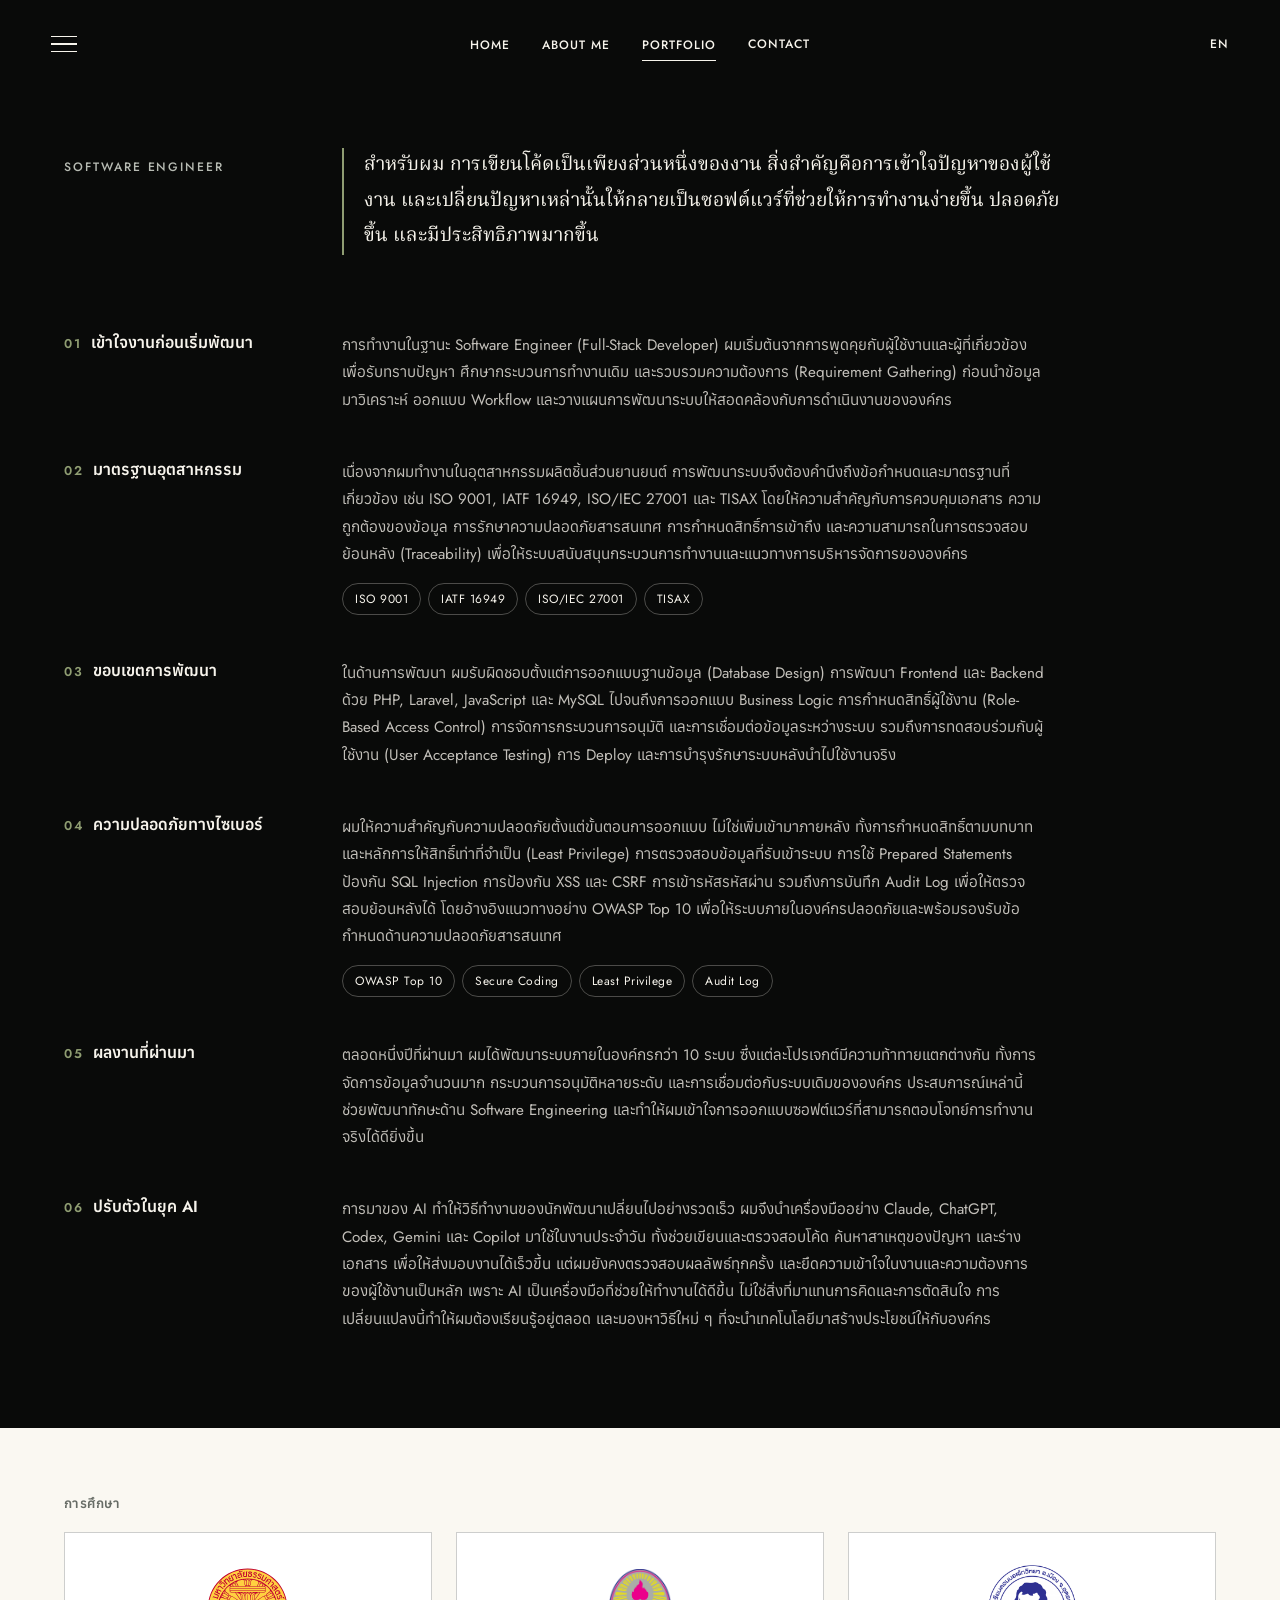
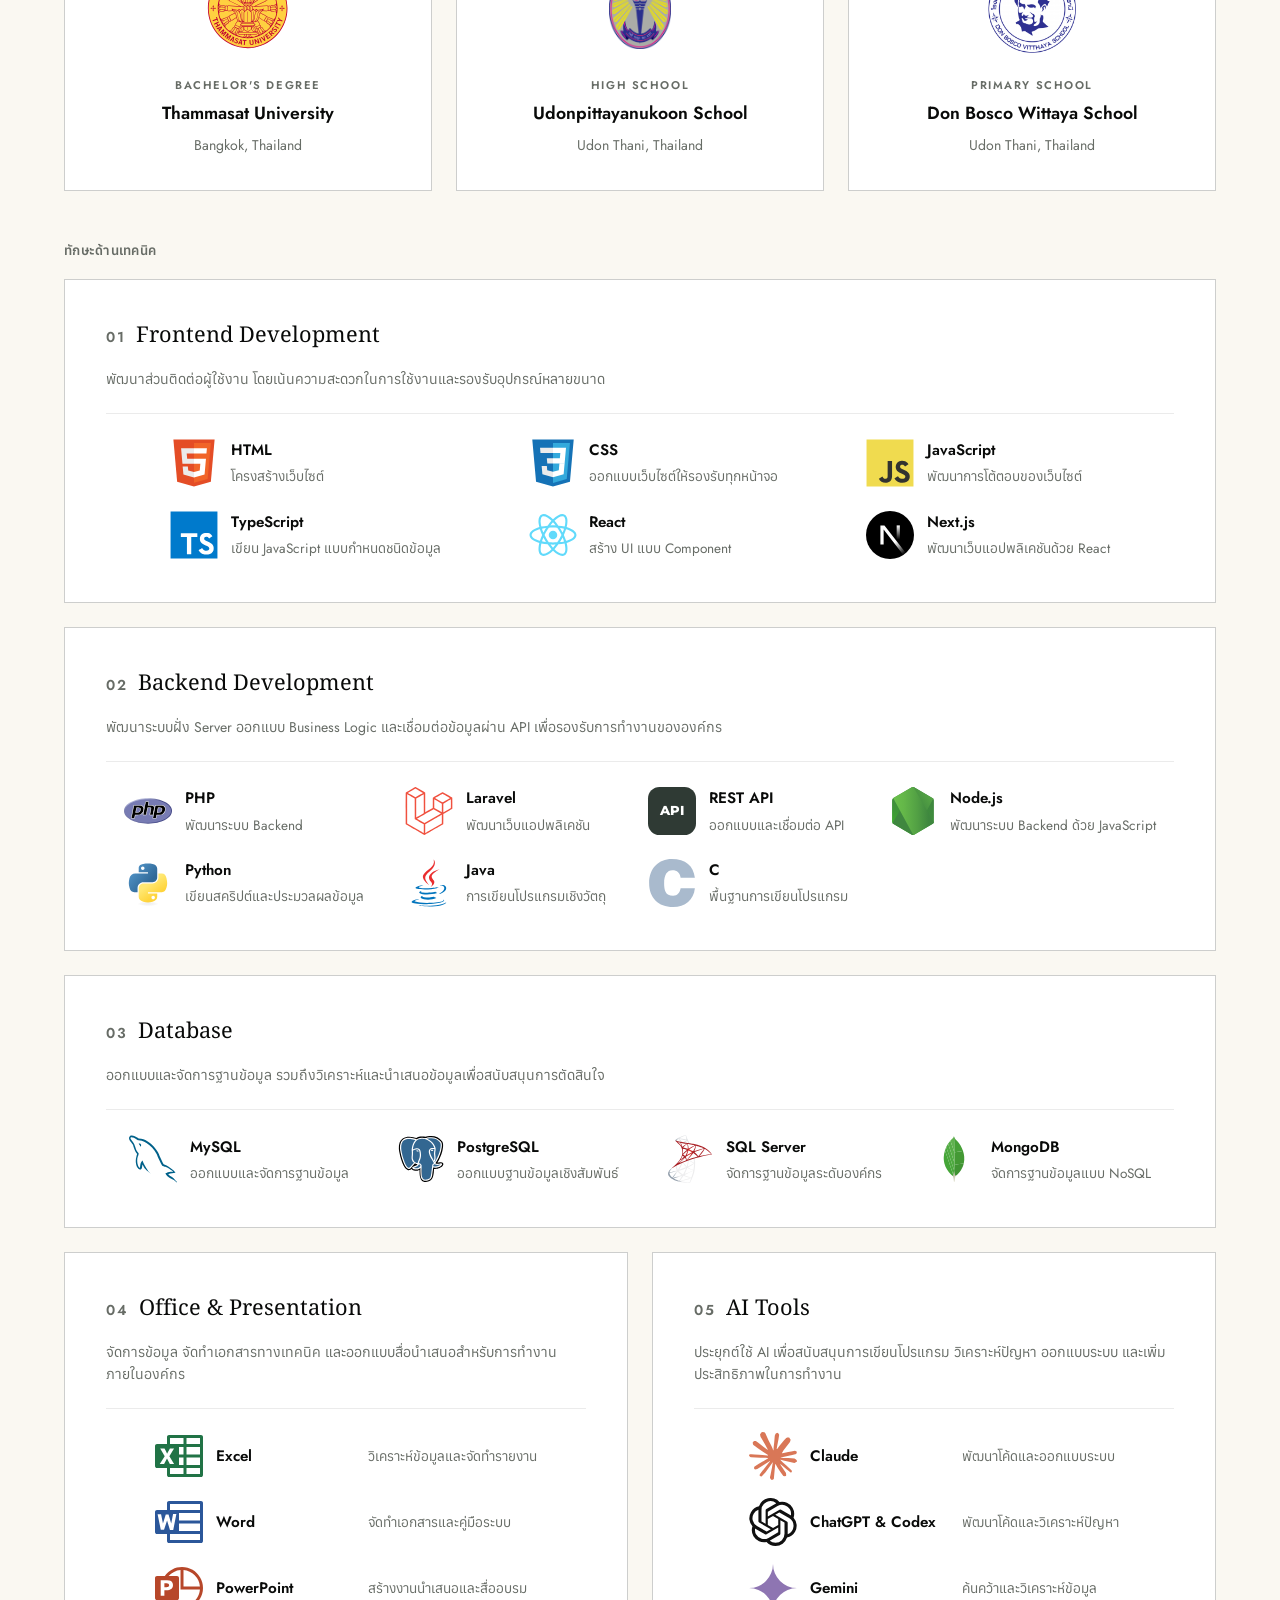
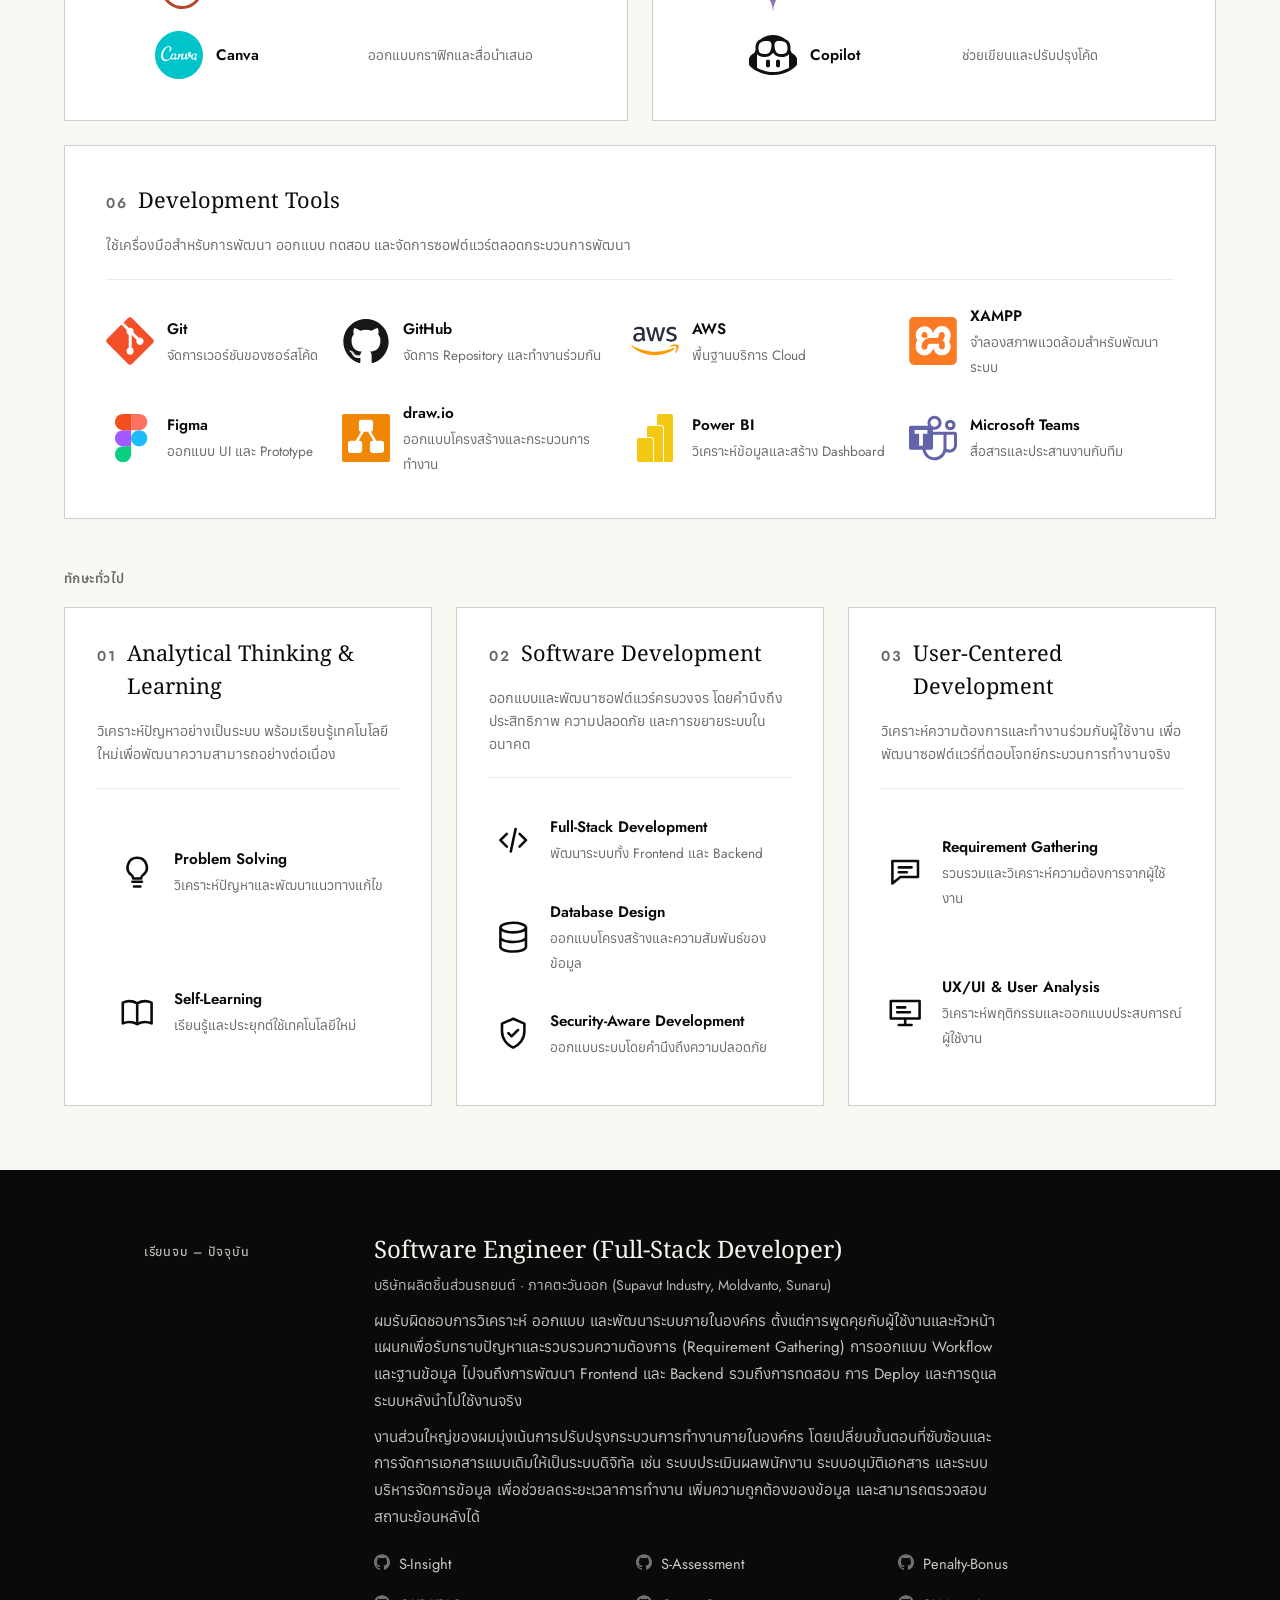
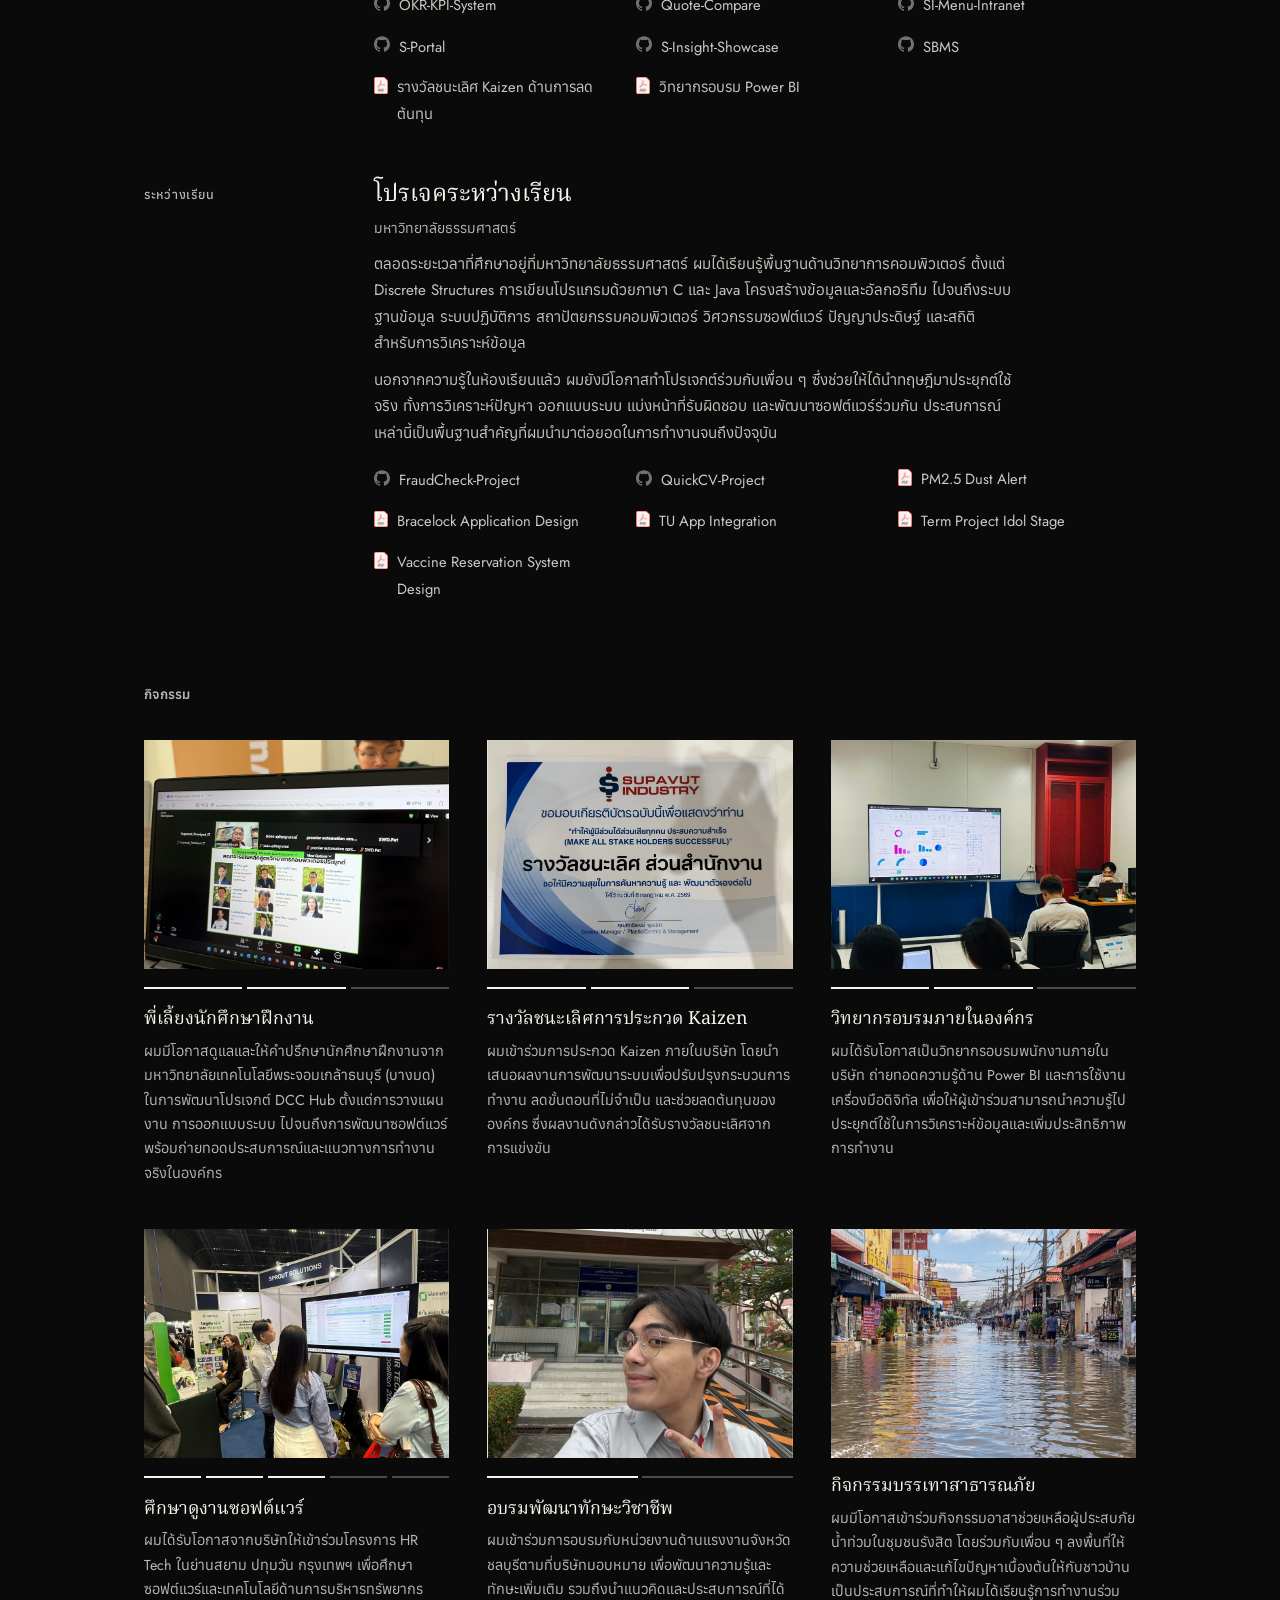
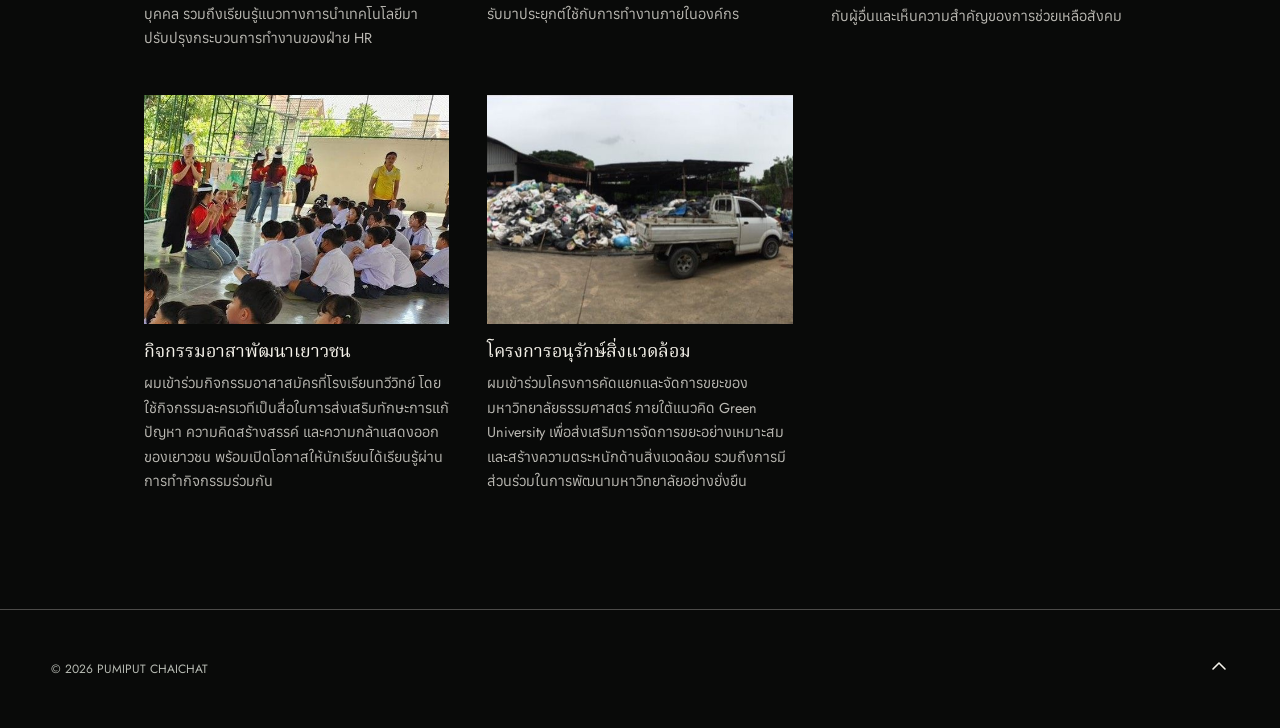
<file: th/projects.html>
<!DOCTYPE html>
<html lang="th">
<head>
  <meta charset="UTF-8">
  <meta name="viewport" content="width=device-width, initial-scale=1.0">
  <meta name="theme-color" content="#090a09">
  <title>แฟ้มผลงาน | Pumiput Chaichat</title>
  <meta name="description" content="บันทึกภาพการเดินทางและเว็บไซต์ส่วนตัวของภูมิพัฒน์ ไชยชาติ">

  <script>
    document.documentElement.classList.add('js');
  </script>

  <link rel="preconnect" href="https://fonts.googleapis.com">
  <link rel="preconnect" href="https://fonts.gstatic.com" crossorigin>
  <link href="https://fonts.googleapis.com/css2?family=Anuphan:wght@400;500;600&family=Italiana&family=Jost:wght@400;500;600&family=La+Belle+Aurore&family=Mali:wght@300&family=Montserrat:wght@700;800&family=Noto+Serif+Thai:wght@400;500&display=swap" rel="stylesheet">

  <link rel="icon" href="../assets/favicon.svg?v=1781936404" type="image/svg+xml">
  <link rel="stylesheet" href="../assets/css/style.css?v=1790326317">
</head>
<body class="page-portfolio">
  <a href="#main" class="skip-link">ข้ามไปยังเนื้อหาหลัก</a>

  <div class="page-loader" aria-hidden="true">
    <span>Pumiput Chaichat</span>
  </div>

  <header class="site-header" id="siteHeader">
    <button class="menu-button" id="menuButton" type="button"
            aria-label="เปิดเมนู"
            data-open-label="เปิดเมนู"
            data-close-label="ปิดเมนู"
            aria-expanded="false" aria-controls="mobileMenu">
      <span></span>
      <span></span>
      <span></span>
    </button>

    <nav class="desktop-nav" aria-label="เมนูหลัก">
      <div class="nav-item nav-home">
        <a href="../th/index.html#home" aria-haspopup="true">Home</a>
        <div class="nav-submenu" aria-label="ส่วนต่าง ๆ ของหน้า Home">
          <a href="../th/index.html#home"><span>01</span>หน้าแรก</a>
          <a href="../th/index.html#journal"><span>02</span>บทนำ</a>
          <a href="../th/index.html#moments"><span>03</span>บันทึกการเดินทาง</a>
          <a href="../th/index.html#contact"><span>04</span>ข้อมูลติดต่อ</a>
        </div>
      </div>
      <div class="nav-item nav-about">
        <a href="../th/about.html#about" aria-haspopup="true">About Me</a>
        <div class="nav-submenu" aria-label="ส่วนต่าง ๆ ของหน้า About">
                      <a href="../th/about.html#about"><span>01</span>แนะนำตัว</a>
                      <a href="../th/about.html#hobbies"><span>02</span>งานอดิเรก</a>
                      <a href="../th/about.html#path"><span>03</span>เส้นทางการเติบโต</a>
                  </div>
      </div>
      <div class="nav-item nav-portfolio">
        <a href="#intro" aria-haspopup="true" aria-current="page">Portfolio</a>
        <div class="nav-submenu" aria-label="ส่วนต่าง ๆ ของหน้า Portfolio">
                      <a href="#intro"><span>01</span>แนวทางการทำงาน</a>
                      <a href="#skills"><span>02</span>การศึกษาและทักษะ</a>
                      <a href="#experience"><span>03</span>ประสบการณ์และผลงาน</a>
                  </div>
      </div>
      <a href="../th/index.html#contact">Contact</a>
    </nav>

    <div class="header-actions">
      <a class="language-link" href="../projects.html"
         aria-label="เปลี่ยนเป็นภาษาอังกฤษ">
        EN      </a>
    </div>
  </header>

  <nav class="mobile-menu" id="mobileMenu" aria-label="เมนู">
    <div class="mobile-menu-primary">
      <div class="m-group">
        <a class="m-group-trigger" href="../th/index.html#home" aria-haspopup="true" aria-expanded="false">Home</a>
        <div class="mobile-submenu" aria-label="ส่วนต่าง ๆ ของหน้า Home">
          <a href="../th/index.html#home"><span>01</span>หน้าแรก</a>
          <a href="../th/index.html#journal"><span>02</span>บทนำ</a>
          <a href="../th/index.html#moments"><span>03</span>บันทึกการเดินทาง</a>
          <a href="../th/index.html#contact"><span>04</span>ข้อมูลติดต่อ</a>
        </div>
      </div>
      <div class="m-group">
        <a class="m-group-trigger" href="../th/about.html#about" aria-haspopup="true" aria-expanded="false">About Me</a>
        <div class="mobile-submenu" aria-label="ส่วนต่าง ๆ ของหน้า About">
                      <a href="../th/about.html#about"><span>01</span>แนะนำตัว</a>
                      <a href="../th/about.html#hobbies"><span>02</span>งานอดิเรก</a>
                      <a href="../th/about.html#path"><span>03</span>เส้นทางการเติบโต</a>
                  </div>
      </div>
      <div class="m-group">
        <a class="m-group-trigger" href="#intro" aria-haspopup="true" aria-expanded="false" aria-current="page">Portfolio</a>
        <div class="mobile-submenu" aria-label="ส่วนต่าง ๆ ของหน้า Portfolio">
                      <a href="#intro"><span>01</span>แนวทางการทำงาน</a>
                      <a href="#skills"><span>02</span>การศึกษาและทักษะ</a>
                      <a href="#experience"><span>03</span>ประสบการณ์และผลงาน</a>
                  </div>
      </div>
      <a href="../th/index.html#contact">Contact</a>
    </div>
  </nav>

  <main id="main">
<section class="page-band page-band-dark page-band-opening" id="intro" aria-labelledby="portfolio-page-title">
  <div class="page-band-inner page-band-inner-wide pf-intro">
    <h1 class="sr-only" id="portfolio-page-title">
      แฟ้มผลงาน · ภูมิพัฒน์ ไชยชาติ, Software Engineer    </h1>
    <div class="pf-row pf-intro-head" id="introHead">
      <div class="pf-row-head">
        <p class="about-role">Software Engineer</p>
      </div>
      <blockquote class="pf-lead"><p>สำหรับผม การเขียนโค้ดเป็นเพียงส่วนหนึ่งของงาน สิ่งสำคัญคือการเข้าใจปัญหาของผู้ใช้งาน และเปลี่ยนปัญหาเหล่านั้นให้กลายเป็นซอฟต์แวร์ที่ช่วยให้การทำงานง่ายขึ้น ปลอดภัยขึ้น และมีประสิทธิภาพมากขึ้น</p></blockquote>
    </div>

    <ol class="pf-rows">
              <li class="pf-row reveal">
          <div class="pf-row-head">
            <span class="pf-row-no">01</span>
            <h2 class="pf-row-title">เข้าใจงานก่อนเริ่มพัฒนา</h2>
          </div>
          <div class="pf-row-body">
            <p>การทำงานในฐานะ Software Engineer (Full-Stack Developer) ผมเริ่มต้นจากการพูดคุยกับผู้ใช้งานและผู้ที่เกี่ยวข้อง เพื่อรับทราบปัญหา ศึกษากระบวนการทำงานเดิม และรวบรวมความต้องการ (Requirement Gathering) ก่อนนำข้อมูลมาวิเคราะห์ ออกแบบ Workflow และวางแผนการพัฒนาระบบให้สอดคล้องกับการดำเนินงานขององค์กร</p>
                      </div>
        </li>
              <li class="pf-row reveal">
          <div class="pf-row-head">
            <span class="pf-row-no">02</span>
            <h2 class="pf-row-title">มาตรฐานอุตสาหกรรม</h2>
          </div>
          <div class="pf-row-body">
            <p>เนื่องจากผมทำงานในอุตสาหกรรมผลิตชิ้นส่วนยานยนต์ การพัฒนาระบบจึงต้องคำนึงถึงข้อกำหนดและมาตรฐานที่เกี่ยวข้อง เช่น ISO 9001, IATF 16949, ISO/IEC 27001 และ TISAX โดยให้ความสำคัญกับการควบคุมเอกสาร ความถูกต้องของข้อมูล การรักษาความปลอดภัยสารสนเทศ การกำหนดสิทธิ์การเข้าถึง และความสามารถในการตรวจสอบย้อนหลัง (Traceability) เพื่อให้ระบบสนับสนุนกระบวนการทำงานและแนวทางการบริหารจัดการขององค์กร</p>
                          <ul class="pf-tags" aria-label="มาตรฐานอุตสาหกรรม">
                <li>ISO 9001</li><li>IATF 16949</li><li>ISO/IEC 27001</li><li>TISAX</li>              </ul>
                      </div>
        </li>
              <li class="pf-row reveal">
          <div class="pf-row-head">
            <span class="pf-row-no">03</span>
            <h2 class="pf-row-title">ขอบเขตการพัฒนา</h2>
          </div>
          <div class="pf-row-body">
            <p>ในด้านการพัฒนา ผมรับผิดชอบตั้งแต่การออกแบบฐานข้อมูล (Database Design) การพัฒนา Frontend และ Backend ด้วย PHP, Laravel, JavaScript และ MySQL ไปจนถึงการออกแบบ Business Logic การกำหนดสิทธิ์ผู้ใช้งาน (Role-Based Access Control) การจัดการกระบวนการอนุมัติ และการเชื่อมต่อข้อมูลระหว่างระบบ รวมถึงการทดสอบร่วมกับผู้ใช้งาน (User Acceptance Testing) การ Deploy และการบำรุงรักษาระบบหลังนำไปใช้งานจริง</p>
                      </div>
        </li>
              <li class="pf-row reveal">
          <div class="pf-row-head">
            <span class="pf-row-no">04</span>
            <h2 class="pf-row-title">ความปลอดภัยทางไซเบอร์</h2>
          </div>
          <div class="pf-row-body">
            <p>ผมให้ความสำคัญกับความปลอดภัยตั้งแต่ขั้นตอนการออกแบบ ไม่ใช่เพิ่มเข้ามาภายหลัง ทั้งการกำหนดสิทธิ์ตามบทบาทและหลักการให้สิทธิ์เท่าที่จำเป็น (Least Privilege) การตรวจสอบข้อมูลที่รับเข้าระบบ การใช้ Prepared Statements ป้องกัน SQL Injection การป้องกัน XSS และ CSRF การเข้ารหัสรหัสผ่าน รวมถึงการบันทึก Audit Log เพื่อให้ตรวจสอบย้อนหลังได้ โดยอ้างอิงแนวทางอย่าง OWASP Top 10 เพื่อให้ระบบภายในองค์กรปลอดภัยและพร้อมรองรับข้อกำหนดด้านความปลอดภัยสารสนเทศ</p>
                          <ul class="pf-tags" aria-label="ความปลอดภัยทางไซเบอร์">
                <li>OWASP Top 10</li><li>Secure Coding</li><li>Least Privilege</li><li>Audit Log</li>              </ul>
                      </div>
        </li>
              <li class="pf-row reveal">
          <div class="pf-row-head">
            <span class="pf-row-no">05</span>
            <h2 class="pf-row-title">ผลงานที่ผ่านมา</h2>
          </div>
          <div class="pf-row-body">
            <p>ตลอดหนึ่งปีที่ผ่านมา ผมได้พัฒนาระบบภายในองค์กรกว่า 10 ระบบ ซึ่งแต่ละโปรเจกต์มีความท้าทายแตกต่างกัน ทั้งการจัดการข้อมูลจำนวนมาก กระบวนการอนุมัติหลายระดับ และการเชื่อมต่อกับระบบเดิมขององค์กร ประสบการณ์เหล่านี้ช่วยพัฒนาทักษะด้าน Software Engineering และทำให้ผมเข้าใจการออกแบบซอฟต์แวร์ที่สามารถตอบโจทย์การทำงานจริงได้ดียิ่งขึ้น</p>
                      </div>
        </li>
              <li class="pf-row reveal">
          <div class="pf-row-head">
            <span class="pf-row-no">06</span>
            <h2 class="pf-row-title">ปรับตัวในยุค AI</h2>
          </div>
          <div class="pf-row-body">
            <p>การมาของ AI ทำให้วิธีทำงานของนักพัฒนาเปลี่ยนไปอย่างรวดเร็ว ผมจึงนำเครื่องมืออย่าง Claude, ChatGPT, Codex, Gemini และ Copilot มาใช้ในงานประจำวัน ทั้งช่วยเขียนและตรวจสอบโค้ด ค้นหาสาเหตุของปัญหา และร่างเอกสาร เพื่อให้ส่งมอบงานได้เร็วขึ้น แต่ผมยังคงตรวจสอบผลลัพธ์ทุกครั้ง และยึดความเข้าใจในงานและความต้องการของผู้ใช้งานเป็นหลัก เพราะ AI เป็นเครื่องมือที่ช่วยให้ทำงานได้ดีขึ้น ไม่ใช่สิ่งที่มาแทนการคิดและการตัดสินใจ การเปลี่ยนแปลงนี้ทำให้ผมต้องเรียนรู้อยู่ตลอด และมองหาวิธีใหม่ ๆ ที่จะนำเทคโนโลยีมาสร้างประโยชน์ให้กับองค์กร</p>
                      </div>
        </li>
          </ol>
  </div>
</section>

<section class="page-band page-band-light" id="skills" aria-label="การศึกษาและทักษะ">
  <div class="page-band-inner page-band-inner-wide">
    <div class="pf-block pf-block-first" id="education">
      <h3 class="pf-block-title reveal">การศึกษา</h3>
      <div class="skill-panels skill-panels-3 edu-panels">
                  <section class="skill-panel edu-panel reveal" style="--panel-order: 0" lang="en">
            <div class="edu-logo edu-logo-thammasat" aria-hidden="true">
                              <img src="../assets/images/education/thammasat.svg?v=1790326317" alt="" width="64" height="64">
                          </div>
            <p class="edu-level">Bachelor&#039;s Degree</p>
            <h4 class="edu-school">Thammasat University</h4>
            <p class="edu-place">Bangkok, Thailand</p>
          </section>
                  <section class="skill-panel edu-panel reveal" style="--panel-order: 1" lang="en">
            <div class="edu-logo edu-logo-udonpittayanukoon" aria-hidden="true">
                              <img src="../assets/images/education/udonpittayanukoon.png?v=1790326317" alt="" width="64" height="64">
                          </div>
            <p class="edu-level">High School</p>
            <h4 class="edu-school">Udonpittayanukoon School</h4>
            <p class="edu-place">Udon Thani, Thailand</p>
          </section>
                  <section class="skill-panel edu-panel reveal" style="--panel-order: 2" lang="en">
            <div class="edu-logo edu-logo-don-bosco-wittaya" aria-hidden="true">
                              <img src="../assets/images/education/don-bosco-wittaya.png?v=1790326317" alt="" width="64" height="64">
                          </div>
            <p class="edu-level">Primary School</p>
            <h4 class="edu-school">Don Bosco Wittaya School</h4>
            <p class="edu-place">Udon Thani, Thailand</p>
          </section>
              </div>
    </div>

    <div class="pf-block">
      <h3 class="pf-block-title reveal">ทักษะด้านเทคนิค</h3>

      <div class="skill-panels">
                  <section class="skill-panel skill-panel-wide reveal" style="--panel-order: 0; --cols: 3">
            <div class="item-head">
              <span class="skill-panel-index">01</span>
              <h4 class="skill-panel-title">Frontend Development</h4>
            </div>
            <p class="skill-panel-desc">พัฒนาส่วนติดต่อผู้ใช้งาน โดยเน้นความสะดวกในการใช้งานและรองรับอุปกรณ์หลายขนาด</p>

            <ul class="skill-list">
                              <li class="skill-item" style="--i: 0">
                  <span class="skill-icon has-logo" aria-hidden="true">
                                          <img src="../assets/images/skills/html.svg" alt="" width="24" height="24">
                                      </span>
                  <span class="skill-text">
                    <span class="skill-name">HTML</span>
                    <span class="skill-note">โครงสร้างเว็บไซต์</span>
                  </span>
                </li>
                              <li class="skill-item" style="--i: 1">
                  <span class="skill-icon has-logo" aria-hidden="true">
                                          <img src="../assets/images/skills/css.svg" alt="" width="24" height="24">
                                      </span>
                  <span class="skill-text">
                    <span class="skill-name">CSS</span>
                    <span class="skill-note">ออกแบบเว็บไซต์ให้รองรับทุกหน้าจอ</span>
                  </span>
                </li>
                              <li class="skill-item" style="--i: 2">
                  <span class="skill-icon has-logo" aria-hidden="true">
                                          <img src="../assets/images/skills/javascript.svg" alt="" width="24" height="24">
                                      </span>
                  <span class="skill-text">
                    <span class="skill-name">JavaScript</span>
                    <span class="skill-note">พัฒนาการโต้ตอบของเว็บไซต์</span>
                  </span>
                </li>
                              <li class="skill-item" style="--i: 3">
                  <span class="skill-icon has-logo" aria-hidden="true">
                                          <img src="../assets/images/skills/typescript.svg" alt="" width="24" height="24">
                                      </span>
                  <span class="skill-text">
                    <span class="skill-name">TypeScript</span>
                    <span class="skill-note">เขียน JavaScript แบบกำหนดชนิดข้อมูล</span>
                  </span>
                </li>
                              <li class="skill-item" style="--i: 4">
                  <span class="skill-icon has-logo" aria-hidden="true">
                                          <img src="../assets/images/skills/react.svg" alt="" width="24" height="24">
                                      </span>
                  <span class="skill-text">
                    <span class="skill-name">React</span>
                    <span class="skill-note">สร้าง UI แบบ Component</span>
                  </span>
                </li>
                              <li class="skill-item" style="--i: 5">
                  <span class="skill-icon has-logo" aria-hidden="true">
                                          <img src="../assets/images/skills/nextjs.svg" alt="" width="24" height="24">
                                      </span>
                  <span class="skill-text">
                    <span class="skill-name">Next.js</span>
                    <span class="skill-note">พัฒนาเว็บแอปพลิเคชันด้วย React</span>
                  </span>
                </li>
                          </ul>
          </section>
                  <section class="skill-panel skill-panel-wide reveal" style="--panel-order: 1; --cols: 4">
            <div class="item-head">
              <span class="skill-panel-index">02</span>
              <h4 class="skill-panel-title">Backend Development</h4>
            </div>
            <p class="skill-panel-desc">พัฒนาระบบฝั่ง Server ออกแบบ Business Logic และเชื่อมต่อข้อมูลผ่าน API เพื่อรองรับการทำงานขององค์กร</p>

            <ul class="skill-list">
                              <li class="skill-item" style="--i: 0">
                  <span class="skill-icon has-logo" aria-hidden="true">
                                          <img src="../assets/images/skills/php.svg" alt="" width="24" height="24">
                                      </span>
                  <span class="skill-text">
                    <span class="skill-name">PHP</span>
                    <span class="skill-note">พัฒนาระบบ Backend</span>
                  </span>
                </li>
                              <li class="skill-item" style="--i: 1">
                  <span class="skill-icon has-logo" aria-hidden="true">
                                          <img src="../assets/images/skills/laravel.svg" alt="" width="24" height="24">
                                      </span>
                  <span class="skill-text">
                    <span class="skill-name">Laravel</span>
                    <span class="skill-note">พัฒนาเว็บแอปพลิเคชัน</span>
                  </span>
                </li>
                              <li class="skill-item" style="--i: 2">
                  <span class="skill-icon" style="--app-bg: #2f3a34; --app-fg: #fff; --len: 3" aria-hidden="true">
                                          <span class="skill-mono">API</span>
                                      </span>
                  <span class="skill-text">
                    <span class="skill-name">REST API</span>
                    <span class="skill-note">ออกแบบและเชื่อมต่อ API</span>
                  </span>
                </li>
                              <li class="skill-item" style="--i: 3">
                  <span class="skill-icon has-logo" aria-hidden="true">
                                          <img src="../assets/images/skills/nodejs.svg" alt="" width="24" height="24">
                                      </span>
                  <span class="skill-text">
                    <span class="skill-name">Node.js</span>
                    <span class="skill-note">พัฒนาระบบ Backend ด้วย JavaScript</span>
                  </span>
                </li>
                              <li class="skill-item" style="--i: 4">
                  <span class="skill-icon has-logo" aria-hidden="true">
                                          <img src="../assets/images/skills/python.svg" alt="" width="24" height="24">
                                      </span>
                  <span class="skill-text">
                    <span class="skill-name">Python</span>
                    <span class="skill-note">เขียนสคริปต์และประมวลผลข้อมูล</span>
                  </span>
                </li>
                              <li class="skill-item" style="--i: 5">
                  <span class="skill-icon has-logo" aria-hidden="true">
                                          <img src="../assets/images/skills/java.svg" alt="" width="24" height="24">
                                      </span>
                  <span class="skill-text">
                    <span class="skill-name">Java</span>
                    <span class="skill-note">การเขียนโปรแกรมเชิงวัตถุ</span>
                  </span>
                </li>
                              <li class="skill-item" style="--i: 6">
                  <span class="skill-icon has-logo" aria-hidden="true">
                                          <img src="../assets/images/skills/c.svg" alt="" width="24" height="24">
                                      </span>
                  <span class="skill-text">
                    <span class="skill-name">C</span>
                    <span class="skill-note">พื้นฐานการเขียนโปรแกรม</span>
                  </span>
                </li>
                          </ul>
          </section>
                  <section class="skill-panel skill-panel-wide reveal" style="--panel-order: 2; --cols: 4">
            <div class="item-head">
              <span class="skill-panel-index">03</span>
              <h4 class="skill-panel-title">Database</h4>
            </div>
            <p class="skill-panel-desc">ออกแบบและจัดการฐานข้อมูล รวมถึงวิเคราะห์และนำเสนอข้อมูลเพื่อสนับสนุนการตัดสินใจ</p>

            <ul class="skill-list">
                              <li class="skill-item" style="--i: 0">
                  <span class="skill-icon has-logo" aria-hidden="true">
                                          <img src="../assets/images/skills/mysql.svg" alt="" width="24" height="24">
                                      </span>
                  <span class="skill-text">
                    <span class="skill-name">MySQL</span>
                    <span class="skill-note">ออกแบบและจัดการฐานข้อมูล</span>
                  </span>
                </li>
                              <li class="skill-item" style="--i: 1">
                  <span class="skill-icon has-logo" aria-hidden="true">
                                          <img src="../assets/images/skills/postgresql.svg" alt="" width="24" height="24">
                                      </span>
                  <span class="skill-text">
                    <span class="skill-name">PostgreSQL</span>
                    <span class="skill-note">ออกแบบฐานข้อมูลเชิงสัมพันธ์</span>
                  </span>
                </li>
                              <li class="skill-item" style="--i: 2">
                  <span class="skill-icon has-logo" aria-hidden="true">
                                          <img src="../assets/images/skills/sqlserver.svg" alt="" width="24" height="24">
                                      </span>
                  <span class="skill-text">
                    <span class="skill-name">SQL Server</span>
                    <span class="skill-note">จัดการฐานข้อมูลระดับองค์กร</span>
                  </span>
                </li>
                              <li class="skill-item" style="--i: 3">
                  <span class="skill-icon has-logo" aria-hidden="true">
                                          <img src="../assets/images/skills/mongodb.svg" alt="" width="24" height="24">
                                      </span>
                  <span class="skill-text">
                    <span class="skill-name">MongoDB</span>
                    <span class="skill-note">จัดการฐานข้อมูลแบบ NoSQL</span>
                  </span>
                </li>
                          </ul>
          </section>
                  <section class="skill-panel reveal" style="--panel-order: 3; --cols: 4">
            <div class="item-head">
              <span class="skill-panel-index">04</span>
              <h4 class="skill-panel-title">Office &amp; Presentation</h4>
            </div>
            <p class="skill-panel-desc">จัดการข้อมูล จัดทำเอกสารทางเทคนิค และออกแบบสื่อนำเสนอสำหรับการทำงานภายในองค์กร</p>

            <ul class="skill-list">
                              <li class="skill-item" style="--i: 0">
                  <span class="skill-icon has-logo" aria-hidden="true">
                                          <img src="../assets/images/skills/excel.svg" alt="" width="24" height="24">
                                      </span>
                  <span class="skill-text">
                    <span class="skill-name">Excel</span>
                    <span class="skill-note">วิเคราะห์ข้อมูลและจัดทำรายงาน</span>
                  </span>
                </li>
                              <li class="skill-item" style="--i: 1">
                  <span class="skill-icon has-logo" aria-hidden="true">
                                          <img src="../assets/images/skills/word.svg" alt="" width="24" height="24">
                                      </span>
                  <span class="skill-text">
                    <span class="skill-name">Word</span>
                    <span class="skill-note">จัดทำเอกสารและคู่มือระบบ</span>
                  </span>
                </li>
                              <li class="skill-item" style="--i: 2">
                  <span class="skill-icon has-logo" aria-hidden="true">
                                          <img src="../assets/images/skills/powerpoint.svg" alt="" width="24" height="24">
                                      </span>
                  <span class="skill-text">
                    <span class="skill-name">PowerPoint</span>
                    <span class="skill-note">สร้างงานนำเสนอและสื่ออบรม</span>
                  </span>
                </li>
                              <li class="skill-item" style="--i: 3">
                  <span class="skill-icon has-logo" aria-hidden="true">
                                          <img src="../assets/images/skills/canva.svg" alt="" width="24" height="24">
                                      </span>
                  <span class="skill-text">
                    <span class="skill-name">Canva</span>
                    <span class="skill-note">ออกแบบกราฟิกและสื่อนำเสนอ</span>
                  </span>
                </li>
                          </ul>
          </section>
                  <section class="skill-panel reveal" style="--panel-order: 4; --cols: 4">
            <div class="item-head">
              <span class="skill-panel-index">05</span>
              <h4 class="skill-panel-title">AI Tools</h4>
            </div>
            <p class="skill-panel-desc">ประยุกต์ใช้ AI เพื่อสนับสนุนการเขียนโปรแกรม วิเคราะห์ปัญหา ออกแบบระบบ และเพิ่มประสิทธิภาพในการทำงาน</p>

            <ul class="skill-list">
                              <li class="skill-item" style="--i: 0">
                  <span class="skill-icon has-logo" aria-hidden="true">
                                          <img src="../assets/images/skills/claude.svg" alt="" width="24" height="24">
                                      </span>
                  <span class="skill-text">
                    <span class="skill-name">Claude</span>
                    <span class="skill-note">พัฒนาโค้ดและออกแบบระบบ</span>
                  </span>
                </li>
                              <li class="skill-item" style="--i: 1">
                  <span class="skill-icon has-logo" aria-hidden="true">
                                          <img src="../assets/images/skills/chatgpt.svg" alt="" width="24" height="24">
                                      </span>
                  <span class="skill-text">
                    <span class="skill-name">ChatGPT &amp; Codex</span>
                    <span class="skill-note">พัฒนาโค้ดและวิเคราะห์ปัญหา</span>
                  </span>
                </li>
                              <li class="skill-item" style="--i: 2">
                  <span class="skill-icon has-logo" aria-hidden="true">
                                          <img src="../assets/images/skills/gemini.svg" alt="" width="24" height="24">
                                      </span>
                  <span class="skill-text">
                    <span class="skill-name">Gemini</span>
                    <span class="skill-note">ค้นคว้าและวิเคราะห์ข้อมูล</span>
                  </span>
                </li>
                              <li class="skill-item" style="--i: 3">
                  <span class="skill-icon has-logo" aria-hidden="true">
                                          <img src="../assets/images/skills/copilot.svg" alt="" width="24" height="24">
                                      </span>
                  <span class="skill-text">
                    <span class="skill-name">Copilot</span>
                    <span class="skill-note">ช่วยเขียนและปรับปรุงโค้ด</span>
                  </span>
                </li>
                          </ul>
          </section>
                  <section class="skill-panel skill-panel-wide reveal" style="--panel-order: 5; --cols: 4">
            <div class="item-head">
              <span class="skill-panel-index">06</span>
              <h4 class="skill-panel-title">Development Tools</h4>
            </div>
            <p class="skill-panel-desc">ใช้เครื่องมือสำหรับการพัฒนา ออกแบบ ทดสอบ และจัดการซอฟต์แวร์ตลอดกระบวนการพัฒนา</p>

            <ul class="skill-list">
                              <li class="skill-item" style="--i: 0">
                  <span class="skill-icon has-logo" aria-hidden="true">
                                          <img src="../assets/images/skills/git.svg" alt="" width="24" height="24">
                                      </span>
                  <span class="skill-text">
                    <span class="skill-name">Git</span>
                    <span class="skill-note">จัดการเวอร์ชันของซอร์สโค้ด</span>
                  </span>
                </li>
                              <li class="skill-item" style="--i: 1">
                  <span class="skill-icon has-logo" aria-hidden="true">
                                          <img src="../assets/images/skills/github.svg" alt="" width="24" height="24">
                                      </span>
                  <span class="skill-text">
                    <span class="skill-name">GitHub</span>
                    <span class="skill-note">จัดการ Repository และทำงานร่วมกัน</span>
                  </span>
                </li>
                              <li class="skill-item" style="--i: 2">
                  <span class="skill-icon has-logo" aria-hidden="true">
                                          <img src="../assets/images/skills/aws.svg" alt="" width="24" height="24">
                                      </span>
                  <span class="skill-text">
                    <span class="skill-name">AWS</span>
                    <span class="skill-note">พื้นฐานบริการ Cloud</span>
                  </span>
                </li>
                              <li class="skill-item" style="--i: 3">
                  <span class="skill-icon has-logo" aria-hidden="true">
                                          <img src="../assets/images/skills/xampp.svg" alt="" width="24" height="24">
                                      </span>
                  <span class="skill-text">
                    <span class="skill-name">XAMPP</span>
                    <span class="skill-note">จำลองสภาพแวดล้อมสำหรับพัฒนาระบบ</span>
                  </span>
                </li>
                              <li class="skill-item" style="--i: 4">
                  <span class="skill-icon has-logo" aria-hidden="true">
                                          <img src="../assets/images/skills/figma.svg" alt="" width="24" height="24">
                                      </span>
                  <span class="skill-text">
                    <span class="skill-name">Figma</span>
                    <span class="skill-note">ออกแบบ UI และ Prototype</span>
                  </span>
                </li>
                              <li class="skill-item" style="--i: 5">
                  <span class="skill-icon has-logo" aria-hidden="true">
                                          <img src="../assets/images/skills/drawio.svg" alt="" width="24" height="24">
                                      </span>
                  <span class="skill-text">
                    <span class="skill-name">draw.io</span>
                    <span class="skill-note">ออกแบบโครงสร้างและกระบวนการทำงาน</span>
                  </span>
                </li>
                              <li class="skill-item" style="--i: 6">
                  <span class="skill-icon has-logo" aria-hidden="true">
                                          <img src="../assets/images/skills/powerbi.svg" alt="" width="24" height="24">
                                      </span>
                  <span class="skill-text">
                    <span class="skill-name">Power BI</span>
                    <span class="skill-note">วิเคราะห์ข้อมูลและสร้าง Dashboard</span>
                  </span>
                </li>
                              <li class="skill-item" style="--i: 7">
                  <span class="skill-icon has-logo" aria-hidden="true">
                                          <img src="../assets/images/skills/teams.svg" alt="" width="24" height="24">
                                      </span>
                  <span class="skill-text">
                    <span class="skill-name">Microsoft Teams</span>
                    <span class="skill-note">สื่อสารและประสานงานกับทีม</span>
                  </span>
                </li>
                          </ul>
          </section>
              </div>
    </div>

    <div class="pf-block">
      <h3 class="pf-block-title reveal">ทักษะทั่วไป</h3>

      <div class="skill-panels skill-panels-3">
                  <section class="skill-panel reveal" style="--panel-order: 0">
            <div class="item-head">
              <span class="skill-panel-index">01</span>
              <h4 class="skill-panel-title">Analytical Thinking &amp; Learning</h4>
            </div>
            <p class="skill-panel-desc">วิเคราะห์ปัญหาอย่างเป็นระบบ พร้อมเรียนรู้เทคโนโลยีใหม่เพื่อพัฒนาความสามารถอย่างต่อเนื่อง</p>

            <ul class="skill-list">
                              <li class="skill-item" style="--i: 0">
                  <span class="skill-icon skill-icon-line" aria-hidden="true">
                    <svg viewBox="0 0 24 24" fill="none" stroke="currentColor" stroke-width="1.6" stroke-linecap="round" stroke-linejoin="round"><path d="M9 18h6M10 21h4M12 3a6 6 0 0 0-3.6 10.8c.7.5 1.1 1.3 1.1 2.2h5c0-.9.4-1.7 1.1-2.2A6 6 0 0 0 12 3Z"/></svg>
                  </span>
                  <span class="skill-text">
                    <span class="skill-name">Problem Solving</span>
                    <span class="skill-note">วิเคราะห์ปัญหาและพัฒนาแนวทางแก้ไข</span>
                  </span>
                </li>
                              <li class="skill-item" style="--i: 1">
                  <span class="skill-icon skill-icon-line" aria-hidden="true">
                    <svg viewBox="0 0 24 24" fill="none" stroke="currentColor" stroke-width="1.6" stroke-linecap="round" stroke-linejoin="round"><path d="M3 6c3-1.3 6-1.3 9 .5 3-1.8 6-1.8 9-.5v13c-3-1.3-6-1.3-9 .5-3-1.8-6-1.8-9-.5zM12 6.5v13"/></svg>
                  </span>
                  <span class="skill-text">
                    <span class="skill-name">Self-Learning</span>
                    <span class="skill-note">เรียนรู้และประยุกต์ใช้เทคโนโลยีใหม่</span>
                  </span>
                </li>
                          </ul>
          </section>
                  <section class="skill-panel reveal" style="--panel-order: 1">
            <div class="item-head">
              <span class="skill-panel-index">02</span>
              <h4 class="skill-panel-title">Software Development</h4>
            </div>
            <p class="skill-panel-desc">ออกแบบและพัฒนาซอฟต์แวร์ครบวงจร โดยคำนึงถึงประสิทธิภาพ ความปลอดภัย และการขยายระบบในอนาคต</p>

            <ul class="skill-list">
                              <li class="skill-item" style="--i: 0">
                  <span class="skill-icon skill-icon-line" aria-hidden="true">
                    <svg viewBox="0 0 24 24" fill="none" stroke="currentColor" stroke-width="1.6" stroke-linecap="round" stroke-linejoin="round"><path d="M8 8l-4 4 4 4M16 8l4 4-4 4M13.5 5l-3 14"/></svg>
                  </span>
                  <span class="skill-text">
                    <span class="skill-name">Full-Stack Development</span>
                    <span class="skill-note">พัฒนาระบบทั้ง Frontend และ Backend</span>
                  </span>
                </li>
                              <li class="skill-item" style="--i: 1">
                  <span class="skill-icon skill-icon-line" aria-hidden="true">
                    <svg viewBox="0 0 24 24" fill="none" stroke="currentColor" stroke-width="1.6" stroke-linecap="round" stroke-linejoin="round"><path d="M4 6c0-1.7 3.6-3 8-3s8 1.3 8 3-3.6 3-8 3-8-1.3-8-3ZM4 6v12c0 1.7 3.6 3 8 3s8-1.3 8-3V6M4 12c0 1.7 3.6 3 8 3s8-1.3 8-3"/></svg>
                  </span>
                  <span class="skill-text">
                    <span class="skill-name">Database Design</span>
                    <span class="skill-note">ออกแบบโครงสร้างและความสัมพันธ์ของข้อมูล</span>
                  </span>
                </li>
                              <li class="skill-item" style="--i: 2">
                  <span class="skill-icon skill-icon-line" aria-hidden="true">
                    <svg viewBox="0 0 24 24" fill="none" stroke="currentColor" stroke-width="1.6" stroke-linecap="round" stroke-linejoin="round"><path d="M12 3l7 3v5c0 4.5-3 8.3-7 10-4-1.7-7-5.5-7-10V6zM9 12l2 2 4-4"/></svg>
                  </span>
                  <span class="skill-text">
                    <span class="skill-name">Security-Aware Development</span>
                    <span class="skill-note">ออกแบบระบบโดยคำนึงถึงความปลอดภัย</span>
                  </span>
                </li>
                          </ul>
          </section>
                  <section class="skill-panel reveal" style="--panel-order: 2">
            <div class="item-head">
              <span class="skill-panel-index">03</span>
              <h4 class="skill-panel-title">User-Centered Development</h4>
            </div>
            <p class="skill-panel-desc">วิเคราะห์ความต้องการและทำงานร่วมกับผู้ใช้งาน เพื่อพัฒนาซอฟต์แวร์ที่ตอบโจทย์กระบวนการทำงานจริง</p>

            <ul class="skill-list">
                              <li class="skill-item" style="--i: 0">
                  <span class="skill-icon skill-icon-line" aria-hidden="true">
                    <svg viewBox="0 0 24 24" fill="none" stroke="currentColor" stroke-width="1.6" stroke-linecap="round" stroke-linejoin="round"><path d="M4 5h16v10H9l-5 4zM8 9h8M8 12h5"/></svg>
                  </span>
                  <span class="skill-text">
                    <span class="skill-name">Requirement Gathering</span>
                    <span class="skill-note">รวบรวมและวิเคราะห์ความต้องการจากผู้ใช้งาน</span>
                  </span>
                </li>
                              <li class="skill-item" style="--i: 1">
                  <span class="skill-icon skill-icon-line" aria-hidden="true">
                    <svg viewBox="0 0 24 24" fill="none" stroke="currentColor" stroke-width="1.6" stroke-linecap="round" stroke-linejoin="round"><path d="M3 5h18v11H3zM8 20h8M12 16v4M7 9h5M7 12h8"/></svg>
                  </span>
                  <span class="skill-text">
                    <span class="skill-name">UX/UI &amp; User Analysis</span>
                    <span class="skill-note">วิเคราะห์พฤติกรรมและออกแบบประสบการณ์ผู้ใช้งาน</span>
                  </span>
                </li>
                          </ul>
          </section>
              </div>
    </div>
  </div>
</section>

<section class="page-band page-band-dark" id="experience" aria-label="ประสบการณ์">
  <div class="page-band-inner">
    <ol class="xp-list">
              <li class="xp-role reveal" id="xp-company">
          <p class="xp-period">เรียนจบ – ปัจจุบัน</p>

          <div class="xp-body">
            <h3 class="xp-title">Software Engineer (Full-Stack Developer)</h3>
            <p class="xp-org">บริษัทผลิตชิ้นส่วนรถยนต์ · ภาคตะวันออก (Supavut Industry, Moldvanto, Sunaru)</p>

                                                        <p class="xp-desc">ผมรับผิดชอบการวิเคราะห์ ออกแบบ และพัฒนาระบบภายในองค์กร ตั้งแต่การพูดคุยกับผู้ใช้งานและหัวหน้าแผนกเพื่อรับทราบปัญหาและรวบรวมความต้องการ (Requirement Gathering) การออกแบบ Workflow และฐานข้อมูล ไปจนถึงการพัฒนา Frontend และ Backend รวมถึงการทดสอบ การ Deploy และการดูแลระบบหลังนำไปใช้งานจริง</p>
                              <p class="xp-desc">งานส่วนใหญ่ของผมมุ่งเน้นการปรับปรุงกระบวนการทำงานภายในองค์กร โดยเปลี่ยนขั้นตอนที่ซับซ้อนและการจัดการเอกสารแบบเดิมให้เป็นระบบดิจิทัล เช่น ระบบประเมินผลพนักงาน ระบบอนุมัติเอกสาร และระบบบริหารจัดการข้อมูล เพื่อช่วยลดระยะเวลาการทำงาน เพิ่มความถูกต้องของข้อมูล และสามารถตรวจสอบสถานะย้อนหลังได้</p>
                          
                          <ul class="xp-repos" aria-label="โปรเจค">
                                  <li>
                                        <a class="xp-repo" href="https://github.com/PumiputCG/s-insight" target="_blank" rel="noopener">
                                          <svg viewBox="0 0 24 24" fill="currentColor" aria-hidden="true"><path d="M12 .297c-6.63 0-12 5.373-12 12 0 5.303 3.438 9.8 8.205 11.385.6.113.82-.258.82-.577 0-.285-.01-1.04-.015-2.04-3.338.724-4.042-1.61-4.042-1.61C4.422 18.07 3.633 17.7 3.633 17.7c-1.087-.744.084-.729.084-.729 1.205.084 1.838 1.236 1.838 1.236 1.07 1.835 2.809 1.305 3.495.998.108-.776.417-1.305.76-1.605-2.665-.3-5.466-1.332-5.466-5.93 0-1.31.465-2.38 1.235-3.22-.135-.303-.54-1.523.105-3.176 0 0 1.005-.322 3.3 1.23.96-.267 1.98-.399 3-.405 1.02.006 2.04.138 3 .405 2.28-1.552 3.285-1.23 3.285-1.23.645 1.653.24 2.873.12 3.176.765.84 1.23 1.91 1.23 3.22 0 4.61-2.805 5.625-5.475 5.92.42.36.81 1.096.81 2.22 0 1.606-.015 2.896-.015 3.286 0 .315.21.69.825.57C20.565 22.092 24 17.592 24 12.297c0-6.627-5.373-12-12-12"/></svg>                      <span class="xp-repo-name">S-Insight</span>
                    </a>                  </li>
                                  <li>
                                        <a class="xp-repo" href="https://github.com/PumiputCG/sassessment" target="_blank" rel="noopener">
                                          <svg viewBox="0 0 24 24" fill="currentColor" aria-hidden="true"><path d="M12 .297c-6.63 0-12 5.373-12 12 0 5.303 3.438 9.8 8.205 11.385.6.113.82-.258.82-.577 0-.285-.01-1.04-.015-2.04-3.338.724-4.042-1.61-4.042-1.61C4.422 18.07 3.633 17.7 3.633 17.7c-1.087-.744.084-.729.084-.729 1.205.084 1.838 1.236 1.838 1.236 1.07 1.835 2.809 1.305 3.495.998.108-.776.417-1.305.76-1.605-2.665-.3-5.466-1.332-5.466-5.93 0-1.31.465-2.38 1.235-3.22-.135-.303-.54-1.523.105-3.176 0 0 1.005-.322 3.3 1.23.96-.267 1.98-.399 3-.405 1.02.006 2.04.138 3 .405 2.28-1.552 3.285-1.23 3.285-1.23.645 1.653.24 2.873.12 3.176.765.84 1.23 1.91 1.23 3.22 0 4.61-2.805 5.625-5.475 5.92.42.36.81 1.096.81 2.22 0 1.606-.015 2.896-.015 3.286 0 .315.21.69.825.57C20.565 22.092 24 17.592 24 12.297c0-6.627-5.373-12-12-12"/></svg>                      <span class="xp-repo-name">S-Assessment</span>
                    </a>                  </li>
                                  <li>
                                        <a class="xp-repo" href="https://github.com/PumiputCG/penalty-bonus" target="_blank" rel="noopener">
                                          <svg viewBox="0 0 24 24" fill="currentColor" aria-hidden="true"><path d="M12 .297c-6.63 0-12 5.373-12 12 0 5.303 3.438 9.8 8.205 11.385.6.113.82-.258.82-.577 0-.285-.01-1.04-.015-2.04-3.338.724-4.042-1.61-4.042-1.61C4.422 18.07 3.633 17.7 3.633 17.7c-1.087-.744.084-.729.084-.729 1.205.084 1.838 1.236 1.838 1.236 1.07 1.835 2.809 1.305 3.495.998.108-.776.417-1.305.76-1.605-2.665-.3-5.466-1.332-5.466-5.93 0-1.31.465-2.38 1.235-3.22-.135-.303-.54-1.523.105-3.176 0 0 1.005-.322 3.3 1.23.96-.267 1.98-.399 3-.405 1.02.006 2.04.138 3 .405 2.28-1.552 3.285-1.23 3.285-1.23.645 1.653.24 2.873.12 3.176.765.84 1.23 1.91 1.23 3.22 0 4.61-2.805 5.625-5.475 5.92.42.36.81 1.096.81 2.22 0 1.606-.015 2.896-.015 3.286 0 .315.21.69.825.57C20.565 22.092 24 17.592 24 12.297c0-6.627-5.373-12-12-12"/></svg>                      <span class="xp-repo-name">Penalty-Bonus</span>
                    </a>                  </li>
                                  <li>
                                        <a class="xp-repo" href="https://github.com/PumiputCG/okr-kpi-system" target="_blank" rel="noopener">
                                          <svg viewBox="0 0 24 24" fill="currentColor" aria-hidden="true"><path d="M12 .297c-6.63 0-12 5.373-12 12 0 5.303 3.438 9.8 8.205 11.385.6.113.82-.258.82-.577 0-.285-.01-1.04-.015-2.04-3.338.724-4.042-1.61-4.042-1.61C4.422 18.07 3.633 17.7 3.633 17.7c-1.087-.744.084-.729.084-.729 1.205.084 1.838 1.236 1.838 1.236 1.07 1.835 2.809 1.305 3.495.998.108-.776.417-1.305.76-1.605-2.665-.3-5.466-1.332-5.466-5.93 0-1.31.465-2.38 1.235-3.22-.135-.303-.54-1.523.105-3.176 0 0 1.005-.322 3.3 1.23.96-.267 1.98-.399 3-.405 1.02.006 2.04.138 3 .405 2.28-1.552 3.285-1.23 3.285-1.23.645 1.653.24 2.873.12 3.176.765.84 1.23 1.91 1.23 3.22 0 4.61-2.805 5.625-5.475 5.92.42.36.81 1.096.81 2.22 0 1.606-.015 2.896-.015 3.286 0 .315.21.69.825.57C20.565 22.092 24 17.592 24 12.297c0-6.627-5.373-12-12-12"/></svg>                      <span class="xp-repo-name">OKR-KPI-System</span>
                    </a>                  </li>
                                  <li>
                                        <a class="xp-repo" href="https://github.com/PumiputCG/quote-compare" target="_blank" rel="noopener">
                                          <svg viewBox="0 0 24 24" fill="currentColor" aria-hidden="true"><path d="M12 .297c-6.63 0-12 5.373-12 12 0 5.303 3.438 9.8 8.205 11.385.6.113.82-.258.82-.577 0-.285-.01-1.04-.015-2.04-3.338.724-4.042-1.61-4.042-1.61C4.422 18.07 3.633 17.7 3.633 17.7c-1.087-.744.084-.729.084-.729 1.205.084 1.838 1.236 1.838 1.236 1.07 1.835 2.809 1.305 3.495.998.108-.776.417-1.305.76-1.605-2.665-.3-5.466-1.332-5.466-5.93 0-1.31.465-2.38 1.235-3.22-.135-.303-.54-1.523.105-3.176 0 0 1.005-.322 3.3 1.23.96-.267 1.98-.399 3-.405 1.02.006 2.04.138 3 .405 2.28-1.552 3.285-1.23 3.285-1.23.645 1.653.24 2.873.12 3.176.765.84 1.23 1.91 1.23 3.22 0 4.61-2.805 5.625-5.475 5.92.42.36.81 1.096.81 2.22 0 1.606-.015 2.896-.015 3.286 0 .315.21.69.825.57C20.565 22.092 24 17.592 24 12.297c0-6.627-5.373-12-12-12"/></svg>                      <span class="xp-repo-name">Quote-Compare</span>
                    </a>                  </li>
                                  <li>
                                        <a class="xp-repo" href="https://github.com/PumiputCG/si-menu-intranet" target="_blank" rel="noopener">
                                          <svg viewBox="0 0 24 24" fill="currentColor" aria-hidden="true"><path d="M12 .297c-6.63 0-12 5.373-12 12 0 5.303 3.438 9.8 8.205 11.385.6.113.82-.258.82-.577 0-.285-.01-1.04-.015-2.04-3.338.724-4.042-1.61-4.042-1.61C4.422 18.07 3.633 17.7 3.633 17.7c-1.087-.744.084-.729.084-.729 1.205.084 1.838 1.236 1.838 1.236 1.07 1.835 2.809 1.305 3.495.998.108-.776.417-1.305.76-1.605-2.665-.3-5.466-1.332-5.466-5.93 0-1.31.465-2.38 1.235-3.22-.135-.303-.54-1.523.105-3.176 0 0 1.005-.322 3.3 1.23.96-.267 1.98-.399 3-.405 1.02.006 2.04.138 3 .405 2.28-1.552 3.285-1.23 3.285-1.23.645 1.653.24 2.873.12 3.176.765.84 1.23 1.91 1.23 3.22 0 4.61-2.805 5.625-5.475 5.92.42.36.81 1.096.81 2.22 0 1.606-.015 2.896-.015 3.286 0 .315.21.69.825.57C20.565 22.092 24 17.592 24 12.297c0-6.627-5.373-12-12-12"/></svg>                      <span class="xp-repo-name">SI-Menu-Intranet</span>
                    </a>                  </li>
                                  <li>
                                        <a class="xp-repo" href="https://github.com/PumiputCG/s-portal" target="_blank" rel="noopener">
                                          <svg viewBox="0 0 24 24" fill="currentColor" aria-hidden="true"><path d="M12 .297c-6.63 0-12 5.373-12 12 0 5.303 3.438 9.8 8.205 11.385.6.113.82-.258.82-.577 0-.285-.01-1.04-.015-2.04-3.338.724-4.042-1.61-4.042-1.61C4.422 18.07 3.633 17.7 3.633 17.7c-1.087-.744.084-.729.084-.729 1.205.084 1.838 1.236 1.838 1.236 1.07 1.835 2.809 1.305 3.495.998.108-.776.417-1.305.76-1.605-2.665-.3-5.466-1.332-5.466-5.93 0-1.31.465-2.38 1.235-3.22-.135-.303-.54-1.523.105-3.176 0 0 1.005-.322 3.3 1.23.96-.267 1.98-.399 3-.405 1.02.006 2.04.138 3 .405 2.28-1.552 3.285-1.23 3.285-1.23.645 1.653.24 2.873.12 3.176.765.84 1.23 1.91 1.23 3.22 0 4.61-2.805 5.625-5.475 5.92.42.36.81 1.096.81 2.22 0 1.606-.015 2.896-.015 3.286 0 .315.21.69.825.57C20.565 22.092 24 17.592 24 12.297c0-6.627-5.373-12-12-12"/></svg>                      <span class="xp-repo-name">S-Portal</span>
                    </a>                  </li>
                                  <li>
                                        <a class="xp-repo" href="https://github.com/PumiputCG/s-insight-showcase" target="_blank" rel="noopener">
                                          <svg viewBox="0 0 24 24" fill="currentColor" aria-hidden="true"><path d="M12 .297c-6.63 0-12 5.373-12 12 0 5.303 3.438 9.8 8.205 11.385.6.113.82-.258.82-.577 0-.285-.01-1.04-.015-2.04-3.338.724-4.042-1.61-4.042-1.61C4.422 18.07 3.633 17.7 3.633 17.7c-1.087-.744.084-.729.084-.729 1.205.084 1.838 1.236 1.838 1.236 1.07 1.835 2.809 1.305 3.495.998.108-.776.417-1.305.76-1.605-2.665-.3-5.466-1.332-5.466-5.93 0-1.31.465-2.38 1.235-3.22-.135-.303-.54-1.523.105-3.176 0 0 1.005-.322 3.3 1.23.96-.267 1.98-.399 3-.405 1.02.006 2.04.138 3 .405 2.28-1.552 3.285-1.23 3.285-1.23.645 1.653.24 2.873.12 3.176.765.84 1.23 1.91 1.23 3.22 0 4.61-2.805 5.625-5.475 5.92.42.36.81 1.096.81 2.22 0 1.606-.015 2.896-.015 3.286 0 .315.21.69.825.57C20.565 22.092 24 17.592 24 12.297c0-6.627-5.373-12-12-12"/></svg>                      <span class="xp-repo-name">S-Insight-Showcase</span>
                    </a>                  </li>
                                  <li>
                                        <a class="xp-repo" href="https://github.com/PumiputCG/sbms" target="_blank" rel="noopener">
                                          <svg viewBox="0 0 24 24" fill="currentColor" aria-hidden="true"><path d="M12 .297c-6.63 0-12 5.373-12 12 0 5.303 3.438 9.8 8.205 11.385.6.113.82-.258.82-.577 0-.285-.01-1.04-.015-2.04-3.338.724-4.042-1.61-4.042-1.61C4.422 18.07 3.633 17.7 3.633 17.7c-1.087-.744.084-.729.084-.729 1.205.084 1.838 1.236 1.838 1.236 1.07 1.835 2.809 1.305 3.495.998.108-.776.417-1.305.76-1.605-2.665-.3-5.466-1.332-5.466-5.93 0-1.31.465-2.38 1.235-3.22-.135-.303-.54-1.523.105-3.176 0 0 1.005-.322 3.3 1.23.96-.267 1.98-.399 3-.405 1.02.006 2.04.138 3 .405 2.28-1.552 3.285-1.23 3.285-1.23.645 1.653.24 2.873.12 3.176.765.84 1.23 1.91 1.23 3.22 0 4.61-2.805 5.625-5.475 5.92.42.36.81 1.096.81 2.22 0 1.606-.015 2.896-.015 3.286 0 .315.21.69.825.57C20.565 22.092 24 17.592 24 12.297c0-6.627-5.373-12-12-12"/></svg>                      <span class="xp-repo-name">SBMS</span>
                    </a>                  </li>
                              </ul>
            
                          <ul class="xp-repos xp-highlights" aria-label="รางวัลและการอบรม">
                                  <li>
                    <a class="xp-repo" href="https://drive.google.com/file/d/163DtNLmayCmqC5mtN2QFj0xF7UaWtyL_/view?usp=sharing" target="_blank" rel="noopener">
                      <img src="../assets/images/icons/pdf.webp" alt="" width="16" height="20">
                      <span class="xp-repo-name">รางวัลชนะเลิศ Kaizen ด้านการลดต้นทุน</span>
                    </a>
                  </li>
                                  <li>
                    <a class="xp-repo" href="https://drive.google.com/file/d/15MV_-xfhfcPtoZUVFU1v3uf3psXk3lNE/view?usp=sharing" target="_blank" rel="noopener">
                      <img src="../assets/images/icons/pdf.webp" alt="" width="16" height="20">
                      <span class="xp-repo-name">วิทยากรอบรม Power BI</span>
                    </a>
                  </li>
                              </ul>
                      </div>
        </li>
              <li class="xp-role reveal" id="xp-university">
          <p class="xp-period">ระหว่างเรียน</p>

          <div class="xp-body">
            <h3 class="xp-title">โปรเจคระหว่างเรียน</h3>
            <p class="xp-org">มหาวิทยาลัยธรรมศาสตร์</p>

                                                        <p class="xp-desc">ตลอดระยะเวลาที่ศึกษาอยู่ที่มหาวิทยาลัยธรรมศาสตร์ ผมได้เรียนรู้พื้นฐานด้านวิทยาการคอมพิวเตอร์ ตั้งแต่ Discrete Structures การเขียนโปรแกรมด้วยภาษา C และ Java โครงสร้างข้อมูลและอัลกอริทึม ไปจนถึงระบบฐานข้อมูล ระบบปฏิบัติการ สถาปัตยกรรมคอมพิวเตอร์ วิศวกรรมซอฟต์แวร์ ปัญญาประดิษฐ์ และสถิติสำหรับการวิเคราะห์ข้อมูล</p>
                              <p class="xp-desc">นอกจากความรู้ในห้องเรียนแล้ว ผมยังมีโอกาสทำโปรเจกต์ร่วมกับเพื่อน ๆ ซึ่งช่วยให้ได้นำทฤษฎีมาประยุกต์ใช้จริง ทั้งการวิเคราะห์ปัญหา ออกแบบระบบ แบ่งหน้าที่รับผิดชอบ และพัฒนาซอฟต์แวร์ร่วมกัน ประสบการณ์เหล่านี้เป็นพื้นฐานสำคัญที่ผมนำมาต่อยอดในการทำงานจนถึงปัจจุบัน</p>
                          
                          <ul class="xp-repos" aria-label="โปรเจค">
                                  <li>
                                        <a class="xp-repo" href="https://github.com/PumiputCG/FraudCheck_Project" target="_blank" rel="noopener">
                                          <svg viewBox="0 0 24 24" fill="currentColor" aria-hidden="true"><path d="M12 .297c-6.63 0-12 5.373-12 12 0 5.303 3.438 9.8 8.205 11.385.6.113.82-.258.82-.577 0-.285-.01-1.04-.015-2.04-3.338.724-4.042-1.61-4.042-1.61C4.422 18.07 3.633 17.7 3.633 17.7c-1.087-.744.084-.729.084-.729 1.205.084 1.838 1.236 1.838 1.236 1.07 1.835 2.809 1.305 3.495.998.108-.776.417-1.305.76-1.605-2.665-.3-5.466-1.332-5.466-5.93 0-1.31.465-2.38 1.235-3.22-.135-.303-.54-1.523.105-3.176 0 0 1.005-.322 3.3 1.23.96-.267 1.98-.399 3-.405 1.02.006 2.04.138 3 .405 2.28-1.552 3.285-1.23 3.285-1.23.645 1.653.24 2.873.12 3.176.765.84 1.23 1.91 1.23 3.22 0 4.61-2.805 5.625-5.475 5.92.42.36.81 1.096.81 2.22 0 1.606-.015 2.896-.015 3.286 0 .315.21.69.825.57C20.565 22.092 24 17.592 24 12.297c0-6.627-5.373-12-12-12"/></svg>                      <span class="xp-repo-name">FraudCheck-Project</span>
                    </a>                  </li>
                                  <li>
                                        <a class="xp-repo" href="https://github.com/PumiputCG/QuickCV_Project" target="_blank" rel="noopener">
                                          <svg viewBox="0 0 24 24" fill="currentColor" aria-hidden="true"><path d="M12 .297c-6.63 0-12 5.373-12 12 0 5.303 3.438 9.8 8.205 11.385.6.113.82-.258.82-.577 0-.285-.01-1.04-.015-2.04-3.338.724-4.042-1.61-4.042-1.61C4.422 18.07 3.633 17.7 3.633 17.7c-1.087-.744.084-.729.084-.729 1.205.084 1.838 1.236 1.838 1.236 1.07 1.835 2.809 1.305 3.495.998.108-.776.417-1.305.76-1.605-2.665-.3-5.466-1.332-5.466-5.93 0-1.31.465-2.38 1.235-3.22-.135-.303-.54-1.523.105-3.176 0 0 1.005-.322 3.3 1.23.96-.267 1.98-.399 3-.405 1.02.006 2.04.138 3 .405 2.28-1.552 3.285-1.23 3.285-1.23.645 1.653.24 2.873.12 3.176.765.84 1.23 1.91 1.23 3.22 0 4.61-2.805 5.625-5.475 5.92.42.36.81 1.096.81 2.22 0 1.606-.015 2.896-.015 3.286 0 .315.21.69.825.57C20.565 22.092 24 17.592 24 12.297c0-6.627-5.373-12-12-12"/></svg>                      <span class="xp-repo-name">QuickCV-Project</span>
                    </a>                  </li>
                                  <li>
                                        <a class="xp-repo" href="../assets/files/pm25-dust-alert.pdf" target="_blank" rel="noopener">
                                          <img src="../assets/images/icons/pdf.webp" alt="" width="16" height="20">                      <span class="xp-repo-name">PM2.5 Dust Alert</span>
                    </a>                  </li>
                                  <li>
                                        <a class="xp-repo" href="../assets/files/bracelock-application-design.pdf" target="_blank" rel="noopener">
                                          <img src="../assets/images/icons/pdf.webp" alt="" width="16" height="20">                      <span class="xp-repo-name">Bracelock Application Design</span>
                    </a>                  </li>
                                  <li>
                                        <a class="xp-repo" href="../assets/files/tu-app-integration.pdf" target="_blank" rel="noopener">
                                          <img src="../assets/images/icons/pdf.webp" alt="" width="16" height="20">                      <span class="xp-repo-name">TU App Integration</span>
                    </a>                  </li>
                                  <li>
                                        <a class="xp-repo" href="../assets/files/idol-stage-term-project.pdf" target="_blank" rel="noopener">
                                          <img src="../assets/images/icons/pdf.webp" alt="" width="16" height="20">                      <span class="xp-repo-name">Term Project Idol Stage</span>
                    </a>                  </li>
                                  <li>
                                        <a class="xp-repo" href="../assets/files/vaccine-reservation-system-design.pdf" target="_blank" rel="noopener">
                                          <img src="../assets/images/icons/pdf.webp" alt="" width="16" height="20">                      <span class="xp-repo-name">Vaccine Reservation System Design</span>
                    </a>                  </li>
                              </ul>
            
                      </div>
        </li>
          </ol>

    <div class="pf-block">
      <h3 class="pf-block-title reveal">กิจกรรม</h3>
      <ul class="pf-items">
                  <li class="pf-activity reveal" data-slider-card style="--slide-interval: 3.8s">
            <div class="photo-frame photo-frame-wide" data-photo-slider>
                              <div class="photo-track">
                                      <figure class="photo-slide is-active">
                      <img
                        src="../assets/images/activities/mentor-1.jpg?v=1790326317"
                        alt="นักศึกษาฝึกงานนั่งทำงานในห้องประชุมพร้อมจอแสดงแผนงาน"
                        width="900"
                        height="1200"
                        loading="lazy"
                                              >
                    </figure>
                                      <figure class="photo-slide" aria-hidden="true">
                      <img
                        src="../assets/images/activities/mentor-2.jpg?v=1790326317"
                        alt="ประชุมออนไลน์เรื่องโปรเจค DCC Hub ผ่านโน้ตบุ๊ก"
                        width="900"
                        height="1200"
                        loading="lazy"
                                              >
                    </figure>
                                      <figure class="photo-slide" aria-hidden="true">
                      <img
                        src="../assets/images/activities/mentor-3.jpg?v=1790326317"
                        alt="อธิบายขั้นตอนการทำงานของระบบบนไวท์บอร์ด"
                        width="900"
                        height="1200"
                        loading="lazy"
                                              >
                    </figure>
                                  </div>
                
            <button class="photo-nav photo-nav-prev" type="button" aria-label="ภาพก่อนหน้า">
              <svg viewBox="0 0 24 24" fill="none" stroke="currentColor" stroke-width="1.6" stroke-linecap="round" stroke-linejoin="round" aria-hidden="true"><path d="m15 6-6 6 6 6"/></svg>
            </button>
            <button class="photo-nav photo-nav-next" type="button" aria-label="ภาพถัดไป">
              <svg viewBox="0 0 24 24" fill="none" stroke="currentColor" stroke-width="1.6" stroke-linecap="round" stroke-linejoin="round" aria-hidden="true"><path d="m9 6 6 6-6 6"/></svg>
            </button>                          </div>

                          <div class="photo-bars" role="group" aria-label="ภาพ พี่เลี้ยงนักศึกษาฝึกงาน">
                                  <button type="button" class="is-active"
                          aria-label="ภาพที่ 1 จาก 3"
                          aria-current="true">
                    <span class="photo-bar-fill"></span>
                  </button>
                                  <button type="button" class=""
                          aria-label="ภาพที่ 2 จาก 3"
                          >
                    <span class="photo-bar-fill"></span>
                  </button>
                                  <button type="button" class=""
                          aria-label="ภาพที่ 3 จาก 3"
                          >
                    <span class="photo-bar-fill"></span>
                  </button>
                              </div>
            
            <h4 class="pf-item-title">พี่เลี้ยงนักศึกษาฝึกงาน</h4>
            <p class="pf-item-desc">ผมมีโอกาสดูแลและให้คำปรึกษานักศึกษาฝึกงานจากมหาวิทยาลัยเทคโนโลยีพระจอมเกล้าธนบุรี (บางมด) ในการพัฒนาโปรเจกต์ DCC Hub ตั้งแต่การวางแผนงาน การออกแบบระบบ ไปจนถึงการพัฒนาซอฟต์แวร์ พร้อมถ่ายทอดประสบการณ์และแนวทางการทำงานจริงในองค์กร</p>
          </li>
                  <li class="pf-activity reveal" data-slider-card style="--slide-interval: 4.2s">
            <div class="photo-frame photo-frame-wide" data-photo-slider>
                              <div class="photo-track">
                                      <figure class="photo-slide is-active">
                      <img
                        src="../assets/images/activities/kaizen-1.jpg?v=1790326317"
                        alt="รับมอบเกียรติบัตรรางวัลชนะเลิศ Kaizen หน้าโลโก้บริษัท"
                        width="900"
                        height="1200"
                        loading="lazy"
                                              >
                    </figure>
                                      <figure class="photo-slide" aria-hidden="true">
                      <img
                        src="../assets/images/activities/kaizen-2.jpg?v=1790326317"
                        alt="เกียรติบัตรรางวัลชนะเลิศ ส่วนสำนักงาน จาก Supavut Industry"
                        width="1200"
                        height="900"
                        loading="lazy"
                                              >
                    </figure>
                                      <figure class="photo-slide" aria-hidden="true">
                      <img
                        src="../assets/images/activities/kaizen-3.jpg?v=1790326317"
                        alt="รับมอบเกียรติบัตรรางวัลชนะเลิศ ส่วนสำนักงาน จากผู้บริหาร"
                        width="689"
                        height="828"
                        loading="lazy"
                        style="object-position: 50% 38%"                      >
                    </figure>
                                  </div>
                
            <button class="photo-nav photo-nav-prev" type="button" aria-label="ภาพก่อนหน้า">
              <svg viewBox="0 0 24 24" fill="none" stroke="currentColor" stroke-width="1.6" stroke-linecap="round" stroke-linejoin="round" aria-hidden="true"><path d="m15 6-6 6 6 6"/></svg>
            </button>
            <button class="photo-nav photo-nav-next" type="button" aria-label="ภาพถัดไป">
              <svg viewBox="0 0 24 24" fill="none" stroke="currentColor" stroke-width="1.6" stroke-linecap="round" stroke-linejoin="round" aria-hidden="true"><path d="m9 6 6 6-6 6"/></svg>
            </button>                          </div>

                          <div class="photo-bars" role="group" aria-label="ภาพ รางวัลชนะเลิศการประกวด Kaizen">
                                  <button type="button" class="is-active"
                          aria-label="ภาพที่ 1 จาก 3"
                          aria-current="true">
                    <span class="photo-bar-fill"></span>
                  </button>
                                  <button type="button" class=""
                          aria-label="ภาพที่ 2 จาก 3"
                          >
                    <span class="photo-bar-fill"></span>
                  </button>
                                  <button type="button" class=""
                          aria-label="ภาพที่ 3 จาก 3"
                          >
                    <span class="photo-bar-fill"></span>
                  </button>
                              </div>
            
            <h4 class="pf-item-title">รางวัลชนะเลิศการประกวด Kaizen</h4>
            <p class="pf-item-desc">ผมเข้าร่วมการประกวด Kaizen ภายในบริษัท โดยนำเสนอผลงานการพัฒนาระบบเพื่อปรับปรุงกระบวนการทำงาน ลดขั้นตอนที่ไม่จำเป็น และช่วยลดต้นทุนขององค์กร ซึ่งผลงานดังกล่าวได้รับรางวัลชนะเลิศจากการแข่งขัน</p>
          </li>
                  <li class="pf-activity reveal" data-slider-card style="--slide-interval: 4.6s">
            <div class="photo-frame photo-frame-wide" data-photo-slider>
                              <div class="photo-track">
                                      <figure class="photo-slide is-active">
                      <img
                        src="../assets/images/activities/power-bi-1.jpg?v=1790326317"
                        alt="สอนการใช้ Power BI ให้พนักงานในห้องอบรม"
                        width="1200"
                        height="675"
                        loading="lazy"
                                              >
                    </figure>
                                      <figure class="photo-slide" aria-hidden="true">
                      <img
                        src="../assets/images/activities/power-bi-2.jpg?v=1790326317"
                        alt="พนักงานฝึกสร้าง Dashboard ตามตัวอย่างบนจอ"
                        width="1200"
                        height="675"
                        loading="lazy"
                                              >
                    </figure>
                                      <figure class="photo-slide" aria-hidden="true">
                      <img
                        src="../assets/images/activities/power-bi-3.jpg?v=1790326317"
                        alt="บรรยากาศการอบรม Power BI"
                        width="1200"
                        height="675"
                        loading="lazy"
                                              >
                    </figure>
                                  </div>
                
            <button class="photo-nav photo-nav-prev" type="button" aria-label="ภาพก่อนหน้า">
              <svg viewBox="0 0 24 24" fill="none" stroke="currentColor" stroke-width="1.6" stroke-linecap="round" stroke-linejoin="round" aria-hidden="true"><path d="m15 6-6 6 6 6"/></svg>
            </button>
            <button class="photo-nav photo-nav-next" type="button" aria-label="ภาพถัดไป">
              <svg viewBox="0 0 24 24" fill="none" stroke="currentColor" stroke-width="1.6" stroke-linecap="round" stroke-linejoin="round" aria-hidden="true"><path d="m9 6 6 6-6 6"/></svg>
            </button>                          </div>

                          <div class="photo-bars" role="group" aria-label="ภาพ วิทยากรอบรมภายในองค์กร">
                                  <button type="button" class="is-active"
                          aria-label="ภาพที่ 1 จาก 3"
                          aria-current="true">
                    <span class="photo-bar-fill"></span>
                  </button>
                                  <button type="button" class=""
                          aria-label="ภาพที่ 2 จาก 3"
                          >
                    <span class="photo-bar-fill"></span>
                  </button>
                                  <button type="button" class=""
                          aria-label="ภาพที่ 3 จาก 3"
                          >
                    <span class="photo-bar-fill"></span>
                  </button>
                              </div>
            
            <h4 class="pf-item-title">วิทยากรอบรมภายในองค์กร</h4>
            <p class="pf-item-desc">ผมได้รับโอกาสเป็นวิทยากรอบรมพนักงานภายในบริษัท ถ่ายทอดความรู้ด้าน Power BI และการใช้งานเครื่องมือดิจิทัล เพื่อให้ผู้เข้าร่วมสามารถนำความรู้ไปประยุกต์ใช้ในการวิเคราะห์ข้อมูลและเพิ่มประสิทธิภาพการทำงาน</p>
          </li>
                  <li class="pf-activity reveal" data-slider-card style="--slide-interval: 3.8s">
            <div class="photo-frame photo-frame-wide" data-photo-slider>
                              <div class="photo-track">
                                      <figure class="photo-slide is-active">
                      <img
                        src="../assets/images/activities/hr-tech-1.jpg?v=1790326317"
                        alt="ผู้เข้าร่วมจำนวนมากในห้องสัมมนาหลักของงาน"
                        width="1200"
                        height="900"
                        loading="lazy"
                                              >
                    </figure>
                                      <figure class="photo-slide" aria-hidden="true">
                      <img
                        src="../assets/images/activities/hr-tech-2.jpg?v=1790326317"
                        alt="บัตรผู้เข้าร่วมงาน HR Tech"
                        width="900"
                        height="1200"
                        loading="lazy"
                        style="object-position: 50% 55%"                      >
                    </figure>
                                      <figure class="photo-slide" aria-hidden="true">
                      <img
                        src="../assets/images/activities/hr-tech-3.jpg?v=1790326317"
                        alt="บูธจัดแสดงซอฟต์แวร์ด้านบุคคล"
                        width="900"
                        height="1200"
                        loading="lazy"
                                              >
                    </figure>
                                      <figure class="photo-slide" aria-hidden="true">
                      <img
                        src="../assets/images/activities/hr-tech-4.jpg?v=1790326317"
                        alt="ป้ายรายชื่อบริษัทชั้นนำที่ร่วมงาน"
                        width="900"
                        height="1200"
                        loading="lazy"
                                              >
                    </figure>
                                      <figure class="photo-slide" aria-hidden="true">
                      <img
                        src="../assets/images/activities/hr-tech-5.jpg?v=1790326317"
                        alt="ภาพกระจกในงาน HR Tech พร้อมบัตรผู้เข้าร่วม"
                        width="900"
                        height="1200"
                        loading="lazy"
                        style="object-position: 50% 40%"                      >
                    </figure>
                                  </div>
                
            <button class="photo-nav photo-nav-prev" type="button" aria-label="ภาพก่อนหน้า">
              <svg viewBox="0 0 24 24" fill="none" stroke="currentColor" stroke-width="1.6" stroke-linecap="round" stroke-linejoin="round" aria-hidden="true"><path d="m15 6-6 6 6 6"/></svg>
            </button>
            <button class="photo-nav photo-nav-next" type="button" aria-label="ภาพถัดไป">
              <svg viewBox="0 0 24 24" fill="none" stroke="currentColor" stroke-width="1.6" stroke-linecap="round" stroke-linejoin="round" aria-hidden="true"><path d="m9 6 6 6-6 6"/></svg>
            </button>                          </div>

                          <div class="photo-bars" role="group" aria-label="ภาพ ศึกษาดูงานซอฟต์แวร์">
                                  <button type="button" class="is-active"
                          aria-label="ภาพที่ 1 จาก 5"
                          aria-current="true">
                    <span class="photo-bar-fill"></span>
                  </button>
                                  <button type="button" class=""
                          aria-label="ภาพที่ 2 จาก 5"
                          >
                    <span class="photo-bar-fill"></span>
                  </button>
                                  <button type="button" class=""
                          aria-label="ภาพที่ 3 จาก 5"
                          >
                    <span class="photo-bar-fill"></span>
                  </button>
                                  <button type="button" class=""
                          aria-label="ภาพที่ 4 จาก 5"
                          >
                    <span class="photo-bar-fill"></span>
                  </button>
                                  <button type="button" class=""
                          aria-label="ภาพที่ 5 จาก 5"
                          >
                    <span class="photo-bar-fill"></span>
                  </button>
                              </div>
            
            <h4 class="pf-item-title">ศึกษาดูงานซอฟต์แวร์</h4>
            <p class="pf-item-desc">ผมได้รับโอกาสจากบริษัทให้เข้าร่วมโครงการ HR Tech ในย่านสยาม ปทุมวัน กรุงเทพฯ เพื่อศึกษาซอฟต์แวร์และเทคโนโลยีด้านการบริหารทรัพยากรบุคคล รวมถึงเรียนรู้แนวทางการนำเทคโนโลยีมาปรับปรุงกระบวนการทำงานของฝ่าย HR</p>
          </li>
                  <li class="pf-activity reveal" data-slider-card style="--slide-interval: 4.2s">
            <div class="photo-frame photo-frame-wide" data-photo-slider>
                              <div class="photo-track">
                                      <figure class="photo-slide is-active">
                      <img
                        src="../assets/images/activities/labour-training-1.jpg?v=1790326317"
                        alt="หน้าอาคารหน่วยงานแรงงาน อำเภอเมืองชลบุรี"
                        width="900"
                        height="1200"
                        loading="lazy"
                        style="object-position: 50% 72%"                      >
                    </figure>
                                      <figure class="photo-slide" aria-hidden="true">
                      <img
                        src="../assets/images/activities/labour-training-2.jpg?v=1790326317"
                        alt="บรรยากาศห้องอบรม"
                        width="1200"
                        height="675"
                        loading="lazy"
                                              >
                    </figure>
                                  </div>
                
            <button class="photo-nav photo-nav-prev" type="button" aria-label="ภาพก่อนหน้า">
              <svg viewBox="0 0 24 24" fill="none" stroke="currentColor" stroke-width="1.6" stroke-linecap="round" stroke-linejoin="round" aria-hidden="true"><path d="m15 6-6 6 6 6"/></svg>
            </button>
            <button class="photo-nav photo-nav-next" type="button" aria-label="ภาพถัดไป">
              <svg viewBox="0 0 24 24" fill="none" stroke="currentColor" stroke-width="1.6" stroke-linecap="round" stroke-linejoin="round" aria-hidden="true"><path d="m9 6 6 6-6 6"/></svg>
            </button>                          </div>

                          <div class="photo-bars" role="group" aria-label="ภาพ อบรมพัฒนาทักษะวิชาชีพ">
                                  <button type="button" class="is-active"
                          aria-label="ภาพที่ 1 จาก 2"
                          aria-current="true">
                    <span class="photo-bar-fill"></span>
                  </button>
                                  <button type="button" class=""
                          aria-label="ภาพที่ 2 จาก 2"
                          >
                    <span class="photo-bar-fill"></span>
                  </button>
                              </div>
            
            <h4 class="pf-item-title">อบรมพัฒนาทักษะวิชาชีพ</h4>
            <p class="pf-item-desc">ผมเข้าร่วมการอบรมกับหน่วยงานด้านแรงงานจังหวัดชลบุรีตามที่บริษัทมอบหมาย เพื่อพัฒนาความรู้และทักษะเพิ่มเติม รวมถึงนำแนวคิดและประสบการณ์ที่ได้รับมาประยุกต์ใช้กับการทำงานภายในองค์กร</p>
          </li>
                  <li class="pf-activity reveal" data-slider-card style="--slide-interval: 4.6s">
            <div class="photo-frame photo-frame-wide">
                              <div class="photo-track">
                                      <figure class="photo-slide is-active">
                      <img
                        src="../assets/images/activities/community-1.jpg?v=1790326317"
                        alt="ถนนย่านร้านค้าที่มีน้ำท่วมขัง"
                        width="1200"
                        height="675"
                        loading="lazy"
                                              >
                    </figure>
                                  </div>
                                          </div>

            
            <h4 class="pf-item-title">กิจกรรมบรรเทาสาธารณภัย</h4>
            <p class="pf-item-desc">ผมมีโอกาสเข้าร่วมกิจกรรมอาสาช่วยเหลือผู้ประสบภัยน้ำท่วมในชุมชนรังสิต โดยร่วมกับเพื่อน ๆ ลงพื้นที่ให้ความช่วยเหลือและแก้ไขปัญหาเบื้องต้นให้กับชาวบ้าน เป็นประสบการณ์ที่ทำให้ผมได้เรียนรู้การทำงานร่วมกับผู้อื่นและเห็นความสำคัญของการช่วยเหลือสังคม</p>
          </li>
                  <li class="pf-activity reveal" data-slider-card style="--slide-interval: 3.8s">
            <div class="photo-frame photo-frame-wide">
                              <div class="photo-track">
                                      <figure class="photo-slide is-active">
                      <img
                        src="../assets/images/activities/taweewit-1.jpg?v=1790326317"
                        alt="นักศึกษาอาสาแสดงละครให้นักเรียนโรงเรียนทวีวิทย์ที่นั่งชมอยู่บนพื้น"
                        width="603"
                        height="402"
                        loading="lazy"
                                              >
                    </figure>
                                  </div>
                                          </div>

            
            <h4 class="pf-item-title">กิจกรรมอาสาพัฒนาเยาวชน</h4>
            <p class="pf-item-desc">ผมเข้าร่วมกิจกรรมอาสาสมัครที่โรงเรียนทวีวิทย์ โดยใช้กิจกรรมละครเวทีเป็นสื่อในการส่งเสริมทักษะการแก้ปัญหา ความคิดสร้างสรรค์ และความกล้าแสดงออกของเยาวชน พร้อมเปิดโอกาสให้นักเรียนได้เรียนรู้ผ่านการทำกิจกรรมร่วมกัน</p>
          </li>
                  <li class="pf-activity reveal" data-slider-card style="--slide-interval: 4.2s">
            <div class="photo-frame photo-frame-wide">
                              <div class="photo-track">
                                      <figure class="photo-slide is-active">
                      <img
                        src="../assets/images/activities/environment-1.jpg?v=1790326317"
                        alt="ลานคัดแยกขยะของมหาวิทยาลัยพร้อมกองขยะรอคัดแยกและรถกระบะ"
                        width="639"
                        height="371"
                        loading="lazy"
                                              >
                    </figure>
                                  </div>
                                          </div>

            
            <h4 class="pf-item-title">โครงการอนุรักษ์สิ่งแวดล้อม</h4>
            <p class="pf-item-desc">ผมเข้าร่วมโครงการคัดแยกและจัดการขยะของมหาวิทยาลัยธรรมศาสตร์ ภายใต้แนวคิด Green University เพื่อส่งเสริมการจัดการขยะอย่างเหมาะสมและสร้างความตระหนักด้านสิ่งแวดล้อม รวมถึงการมีส่วนร่วมในการพัฒนามหาวิทยาลัยอย่างยั่งยืน</p>
          </li>
              </ul>
    </div>
  </div>
</section>

  </main>


  <div class="footer-bottom page-bottom-bar">
    <span>© 2026 Pumiput Chaichat</span>
    <a
      class="footer-top-link"
      href="#main"
      title="กลับขึ้นด้านบน"
      aria-label="กลับขึ้นด้านบน"
    >
      <svg aria-hidden="true" viewBox="0 0 24 24">
        <path d="m18 15-6-6-6 6"></path>
      </svg>
    </a>
  </div>

  <script src="../assets/js/main.js?v=1790326318" defer></script>
  <script src="../assets/js/animations.js?v=1790307183" defer></script>
</body>
</html>
</file>
<file: assets/css/style.css>
/* Pumiput Chaichat */

:root {
  --ivory: #f4f1e9;
  --paper: #faf8f2;
  --near-black: #090a09;
  --charcoal: #252824;
  --moss: #8f9d72;
  --light-text: #f7f4ec;
  --muted-light: #b7bbb3;
  --muted-dark: #676c66;
  --line-light: rgb(247 244 236 / 28%);
  --line-dark: rgb(9 10 9 / 20%);

  --font-display-en: "Italiana", serif;
  --font-display-th: "Noto Serif Thai", serif;
  --font-quote: "La Belle Aurore", "Noto Serif Thai", cursive;
  --font-body: "Jost", "Anuphan", sans-serif;

  --page-pad: clamp(1.25rem, 4vw, 4.5rem);
  --header-height: 5.5rem;
  --ease-out: cubic-bezier(0.16, 1, 0.3, 1);
  --ease-in-out: cubic-bezier(0.76, 0, 0.24, 1);

  --z-image: 0;
  --z-shade: 1;
  --z-content: 2;
  --z-header: 20;
  --z-menu: 30;
  --z-loader: 40;
}

*,
*::before,
*::after {
  box-sizing: border-box;
}

* {
  margin: 0;
}

html {
  scroll-behavior: smooth;
  background: var(--near-black);
}

body {
  min-width: 320px;
  background: var(--ivory);
  color: var(--near-black);
  font-family: var(--font-body);
  font-size: clamp(1rem, 0.96rem + 0.18vw, 1.1rem);
  line-height: 1.7;
  -webkit-font-smoothing: antialiased;
  overflow-x: hidden;
}

:lang(th) {
  line-height: 1.85;
  letter-spacing: 0;
}

img {
  display: block;
  max-width: 100%;
}

a {
  color: inherit;
  text-decoration: none;
}

button {
  color: inherit;
  font: inherit;
}

:focus-visible {
  outline: 2px solid var(--moss);
  outline-offset: 5px;
}

::selection {
  background: var(--moss);
  color: var(--near-black);
}

.skip-link {
  position: fixed;
  top: 0.75rem;
  left: 0.75rem;
  z-index: calc(var(--z-loader) + 1);
  padding: 0.65rem 0.9rem;
  background: var(--paper);
  color: var(--near-black);
  transform: translateY(-180%);
  transition: transform 0.25s var(--ease-out);
}

.skip-link:focus {
  transform: none;
}

.sr-only {
  position: absolute;
  width: 1px;
  height: 1px;
  padding: 0;
  overflow: hidden;
  clip: rect(0, 0, 0, 0);
  white-space: nowrap;
  border: 0;
}

/* Loader */
.page-loader {
  position: fixed;
  inset: 0;
  z-index: var(--z-loader);
  display: none;
  place-items: center;
  background: var(--near-black);
  color: var(--light-text);
  transition: transform 0.9s var(--ease-in-out);
}

.js .page-loader {
  display: grid;
}

.page-loader span {
  font-family: "Montserrat", var(--font-body);
  font-size: clamp(1.9rem, 4vw, 4rem);
  font-weight: 700;
  letter-spacing: 0.01em;
}

.page-loader.is-hidden {
  transform: translateY(-100%);
  pointer-events: none;
}

/* Header */
.site-header {
  position: fixed;
  inset: 0 0 auto;
  z-index: var(--z-header);
  height: var(--header-height);
  display: grid;
  grid-template-columns: 1fr auto 1fr;
  align-items: center;
  gap: 1.5rem;
  padding-inline: var(--page-pad);
  color: var(--light-text);
  transition:
    height 0.45s var(--ease-out),
    background-color 0.45s var(--ease-out),
    border-color 0.45s var(--ease-out);
}

.site-header.is-scrolled {
  height: 4.5rem;
  background: rgb(9 10 9 / 92%);
  border-bottom: 1px solid var(--line-light);
}

.desktop-nav {
  display: flex;
  align-items: center;
  gap: clamp(1.25rem, 2.5vw, 3rem);
}

.nav-item {
  position: relative;
}

.desktop-nav a,
.language-link {
  position: relative;
  padding-block: 0.4rem;
  font-size: 0.76rem;
  font-weight: 500;
  letter-spacing: 0.08em;
  text-transform: uppercase;
}

.desktop-nav a::after,
.language-link::after {
  content: "";
  position: absolute;
  right: 0;
  bottom: 0;
  left: 0;
  height: 1px;
  background: currentColor;
  transform: scaleX(0);
  transform-origin: right;
  transition: transform 0.4s var(--ease-out);
}

.desktop-nav a:hover::after,
.language-link:hover::after,
.desktop-nav a[aria-current="page"]::after {
  transform: scaleX(1);
  transform-origin: left;
}

.nav-submenu {
  position: absolute;
  top: calc(100% + 1rem);
  left: 50%;
  width: 15rem;
  padding: 0.7rem;
  background: rgb(9 10 9 / 96%);
  border: 1px solid var(--line-light);
  opacity: 0;
  pointer-events: none;
  transform: translate(-50%, -0.5rem);
  transition:
    opacity 0.25s var(--ease-out),
    transform 0.25s var(--ease-out);
}

.nav-submenu::before {
  content: "";
  position: absolute;
  right: 0;
  bottom: 100%;
  left: 0;
  height: 1rem;
}

.nav-item:hover .nav-submenu,
.nav-item:focus-within .nav-submenu {
  opacity: 1;
  pointer-events: auto;
  transform: translate(-50%, 0);
}

.nav-submenu a {
  display: grid;
  grid-template-columns: 1.8rem 1fr;
  gap: 0.65rem;
  padding: 0.65rem;
  font-size: 0.7rem;
  letter-spacing: 0.04em;
  text-transform: none;
}

.nav-submenu a::after {
  display: none;
}

.nav-submenu a:hover,
.nav-submenu a:focus-visible {
  background: rgb(247 244 236 / 8%);
}

.nav-submenu span,
.mobile-submenu span {
  color: var(--muted-light);
  font-size: 0.62rem;
  letter-spacing: 0.08em;
}

.header-actions {
  justify-self: end;
  display: flex;
  align-items: center;
  gap: 1rem;
}

.menu-button {
  grid-column: 1;
  justify-self: start;
  display: flex;
  flex-direction: column;
  justify-content: center;
  gap: 6px;
  width: 44px;
  height: 44px;
  padding: 0;
  border: 0;
  background: transparent;
  color: inherit;
  cursor: pointer;
}

.desktop-nav {
  grid-column: 2;
  justify-self: center;
}

.header-actions {
  grid-column: 3;
}

.menu-button span {
  display: block;
  width: 26px;
  height: 1.5px;
  margin: 0;
  background: currentColor;
  transition:
    transform 0.4s var(--ease-out),
    opacity 0.3s var(--ease-out);
}

.menu-button.is-open span:nth-child(1) {
  transform: translateY(7.5px) rotate(45deg);
}

.menu-button.is-open span:nth-child(2) {
  opacity: 0;
}

.menu-button.is-open span:nth-child(3) {
  transform: translateY(-7.5px) rotate(-45deg);
}

.mobile-menu {
  position: fixed;
  top: calc(var(--header-height) - 0.6rem);
  left: var(--page-pad);
  z-index: var(--z-menu);
  display: flex;
  flex-direction: column;
  width: min(17rem, calc(100vw - 2 * var(--page-pad)));
  padding: 0.8rem;
  background: rgb(9 10 9 / 97%);
  border: 1px solid var(--line-light);
  color: var(--light-text);
  opacity: 0;
  pointer-events: none;
  transform: translateY(-0.6rem);
  transition:
    opacity 0.28s var(--ease-out),
    transform 0.28s var(--ease-out);
}

.mobile-menu.is-open {
  opacity: 1;
  pointer-events: auto;
  transform: none;
}

.mobile-menu-primary {
  display: grid;
}

.mobile-menu-primary > a,
.m-group-trigger {
  display: flex;
  align-items: center;
  justify-content: space-between;
  padding: 0.6rem 0.5rem;
  font-family: var(--font-body);
  font-size: 0.9rem;
  letter-spacing: 0.06em;
  text-transform: uppercase;
  border-bottom: 1px solid var(--line-light);
}

.mobile-menu-primary > a:last-child {
  border-bottom: 0;
}

.mobile-menu-primary [aria-current="page"] {
  color: var(--moss);
}

.m-group-trigger::after {
  content: "+";
  font-size: 1rem;
  line-height: 1;
  opacity: 0.65;
}

.m-group.is-open .m-group-trigger::after {
  content: "−";
}

.mobile-submenu {
  display: grid;
  gap: 0.1rem;
  max-height: 0;
  overflow: hidden;
  padding: 0 0 0 0.5rem;
  opacity: 0;
  visibility: hidden;
  transition:
    max-height 0.45s var(--ease-out),
    padding 0.45s var(--ease-out),
    margin 0.45s var(--ease-out),
    opacity 0.3s var(--ease-out),
    visibility 0s linear 0.45s;
}

.m-group.is-open .mobile-submenu {
  max-height: 20rem;
  padding: 0.3rem 0 0.4rem 0.5rem;
  opacity: 1;
  visibility: visible;
  transition:
    max-height 0.5s var(--ease-out),
    padding 0.5s var(--ease-out),
    margin 0.5s var(--ease-out),
    opacity 0.35s var(--ease-out),
    visibility 0s;
}

.mobile-submenu a {
  opacity: 0;
  transform: translateY(-0.5rem);
  transition:
    opacity 0.3s var(--ease-out),
    transform 0.3s var(--ease-out);
}

.m-group.is-open .mobile-submenu a {
  opacity: 1;
  transform: none;
  transition:
    opacity 0.4s var(--ease-out),
    transform 0.4s var(--ease-out);
}

.m-group.is-open .mobile-submenu a:nth-child(2) { transition-delay: 60ms; }
.m-group.is-open .mobile-submenu a:nth-child(3) { transition-delay: 120ms; }
.m-group.is-open .mobile-submenu a:nth-child(4) { transition-delay: 180ms; }

@media (prefers-reduced-motion: reduce) {
  .mobile-submenu,
  .m-group.is-open .mobile-submenu,
  .mobile-submenu a,
  .m-group.is-open .mobile-submenu a {
    transition: none;
  }
}

.mobile-submenu a {
  display: grid;
  grid-template-columns: 1.5rem 1fr;
  gap: 0.35rem;
  padding: 0.4rem 0.5rem;
  font-size: 0.78rem;
  line-height: 1.4;
}

.page-about,
.page-portfolio,
.page-work {
  background: var(--near-black);
}

.page-band {
  scroll-margin-top: var(--header-height);
  padding: clamp(4rem, 9vw, 8rem) var(--page-pad);
}

.page-band-dark {
  background: var(--near-black);
  color: var(--light-text);
}

.page-band-light {
  background: var(--paper);
  color: var(--near-black);
}

.page-band-opening {
  display: flex;
  align-items: flex-end;
  min-height: 62vh;
  min-height: 62dvh;
  padding-top: calc(var(--header-height) + clamp(3rem, 7vw, 6rem));
}

.page-band-reserved {
  min-height: 55vh;
  min-height: 55dvh;
}

.page-band-inner {
  width: min(100%, 62rem);
  margin-inline: auto;
}

.page-band-label {
  margin-bottom: clamp(0.9rem, 2vw, 1.4rem);
  color: var(--muted-light);
  font-size: 0.72rem;
  font-weight: 600;
  letter-spacing: 0.18em;
  text-transform: uppercase;
}

.page-band-light .page-band-label {
  color: var(--muted-dark);
}

.page-band-title {
  margin: 0;
  font-family: var(--font-display-en);
  font-size: clamp(2.6rem, 6vw, 4.6rem);
  font-weight: 400;
  line-height: 1.1;
}

:lang(th) .page-band-title {
  font-family: var(--font-display-th);
}

/* About page */
.page-band-opening:has(> .about-intro) {
  min-height: 0;
}

.about-intro {
  display: grid;
  grid-template-columns: minmax(0, 5fr) minmax(0, 6fr);
  gap: clamp(2.5rem, 5vw, 4.5rem);
  align-items: start;
}

.about-intro-media {
  position: sticky;
  top: calc(var(--header-height) + 2rem);
  margin: 0;
}

.about-intro-media img {
  width: 100%;
  height: auto;
  aspect-ratio: 3 / 4;
  object-fit: cover;
}

.about-intro .page-band-title {
  font-size: clamp(2.4rem, 4.4vw, 3.6rem);
}

.about-role {
  margin-top: 0.9rem;
  color: var(--muted-light);
  font-size: 0.76rem;
  font-weight: 500;
  letter-spacing: 0.16em;
  text-transform: uppercase;
}

.about-prose {
  max-width: 38rem;
  margin-top: clamp(1.6rem, 3vw, 2.2rem);
  color: rgb(247 244 236 / 82%);
  font-size: clamp(0.95rem, 0.9rem + 0.2vw, 1.05rem);
  line-height: 1.8;
}

.about-prose p + p {
  margin-top: 1.15rem;
}

:lang(th) .page-band-label {
  font-size: 0.8rem;
  letter-spacing: 0.02em;
}

@media (max-width: 760px) {
  .about-intro {
    grid-template-columns: 1fr;
  }

  .about-intro-media {
    position: static;
    width: min(100%, 28rem);
  }
}

/* About · Band 02 hobbies */
.page-band-inner-wide {
  width: min(100%, 72rem);
}

.hobby-heading {
  margin: 0;
  font-family: var(--font-display-en);
  font-size: clamp(2rem, 3.6vw, 2.9rem);
  font-weight: 400;
  line-height: 1.2;
}

:lang(th) .hobby-heading {
  font-family: var(--font-display-th);
  font-size: clamp(1.7rem, 3vw, 2.3rem);
  line-height: 1.45;
}

.hobby-grid {
  display: grid;
  grid-template-columns: repeat(4, minmax(0, 1fr));
  gap: clamp(2.5rem, 4vw, 3.5rem) clamp(1.25rem, 2.2vw, 2rem);
  margin-top: clamp(1.25rem, 2.5vw, 2rem);
}

.js .hobby-card.reveal.is-visible {
  transition-delay: calc(var(--hobby-order, 0) * 90ms);
}

.photo-frame {
  position: relative;
  aspect-ratio: 4 / 5;
  overflow: hidden;
  background: #e7e2d6;
}

.photo-frame-wide {
  aspect-ratio: 4 / 3;
}

.photo-nav {
  position: absolute;
  top: 50%;
  z-index: 2;
  display: grid;
  place-items: center;
  width: 2.4rem;
  height: 2.4rem;
  padding: 0;
  border: 0;
  border-radius: 50%;
  background: rgb(9 10 9 / 42%);
  color: #fff;
  cursor: pointer;
  opacity: 0;
  transform: translateY(-50%);
  transition:
    opacity 0.3s var(--ease-out),
    background-color 0.3s var(--ease-out);
}

.photo-frame:hover .photo-nav,
.photo-nav:focus-visible {
  opacity: 1;
}

.photo-nav:hover {
  background: rgb(9 10 9 / 70%);
}

.photo-nav svg {
  width: 1.2rem;
  height: 1.2rem;
}

.photo-nav-prev {
  left: 0.6rem;
}

.photo-nav-next {
  right: 0.6rem;
}

@media (hover: none) {
  .photo-nav {
    opacity: 1;
    background: rgb(9 10 9 / 55%);
  }
}

.photo-track {
  display: flex;
  height: 100%;
  transition: transform 0.9s var(--ease-in-out);
}

.photo-slide {
  flex: 0 0 100%;
  height: 100%;
  margin: 0;
  overflow: hidden;
}

.photo-slide img {
  width: 100%;
  height: 100%;
  object-fit: cover;
  transform: scale(1);
  transition: transform 0.9s var(--ease-out);
}

.is-running .photo-slide.is-active img {
  transform: scale(1.06);
  transition: transform var(--slide-interval, 4s) linear;
}

.photo-frame.is-empty {
  display: grid;
  place-items: center;
  border: 1px dashed var(--line-dark);
  background: transparent;
  color: var(--muted-dark);
  font-size: 0.72rem;
  letter-spacing: 0.12em;
  text-transform: uppercase;
}

:lang(th) .photo-frame.is-empty {
  font-size: 0.82rem;
  letter-spacing: 0.02em;
}

.photo-bars {
  display: flex;
  gap: 0.3rem;
  margin-top: 0.7rem;
}

.photo-bars button {
  position: relative;
  flex: 1;
  height: 1rem;
  padding: 0;
  border: 0;
  background: transparent;
  cursor: pointer;
}

.photo-bars button::before,
.photo-bar-fill {
  position: absolute;
  top: 50%;
  left: 0;
  height: 2px;
  transform: translateY(-50%);
}

.photo-bars button::before {
  content: "";
  right: 0;
  background: var(--line-dark);
}

.photo-bar-fill {
  width: 0;
  background: var(--near-black);
}

.page-band-dark .photo-bars button::before {
  background: var(--line-light);
}

.page-band-dark .photo-bar-fill {
  background: var(--light-text);
}

.photo-bars .is-done .photo-bar-fill {
  width: 100%;
}

.photo-bars .is-active .photo-bar-fill {
  animation: hobbyProgress var(--slide-interval, 4s) linear forwards;
  animation-play-state: paused;
}

.is-running:not(:hover) .photo-bars .is-active .photo-bar-fill {
  animation-play-state: running;
}

@keyframes hobbyProgress {
  from { width: 0; }
  to { width: 100%; }
}

.photo-frame + .item-head {
  margin-top: 2.8rem;
}

.photo-bars + .item-head {
  margin-top: 1.1rem;
}

.item-head {
  display: flex;
  align-items: baseline;
  gap: 0.6rem;
  margin-bottom: 0.55rem;
}

.hobby-index {
  color: var(--muted-dark);
  font-size: 0.9rem;
  font-weight: 600;
  letter-spacing: 0.16em;
}

.hobby-title {
  margin: 0;
  font-family: var(--font-display-en);
  font-size: clamp(1.45rem, 2vw, 1.7rem);
  font-weight: 400;
  line-height: 1.2;
}

:lang(th) .hobby-title {
  font-family: var(--font-display-th);
  font-size: clamp(1.2rem, 1.7vw, 1.4rem);
  line-height: 1.5;
}

.hobby-desc {
  color: var(--charcoal);
  font-size: 0.9rem;
  line-height: 1.75;
}

@media (max-width: 1024px) {
  .hobby-grid {
    grid-template-columns: repeat(2, minmax(0, 1fr));
  }
}

@media (max-width: 480px) {
  .hobby-grid {
    grid-template-columns: 1fr;
  }
}

@media (prefers-reduced-motion: reduce) {
  .photo-bars .is-active .photo-bar-fill {
    width: 100%;
    animation: none;
  }

  .is-running .photo-slide.is-active img {
    transform: none;
  }
}

/* About · Band 03 growth path */
.path-heading {
  margin: 0;
  font-family: var(--font-display-en);
  font-size: clamp(2rem, 3.6vw, 2.9rem);
  font-weight: 400;
  line-height: 1.2;
}

:lang(th) .path-heading {
  font-family: var(--font-display-th);
  font-size: clamp(1.7rem, 3vw, 2.3rem);
  line-height: 1.45;
}

.path-list {
  position: relative;
  margin: clamp(1.5rem, 3vw, 2.25rem) 0 0;
  padding: 0;
  list-style: none;
}

.path-line {
  position: absolute;
  top: 0.65rem;
  bottom: 0.65rem;
  left: 0.3rem;
  width: 1px;
  background: var(--line-light);
}

.path-line-fill {
  display: block;
  width: 100%;
  height: var(--path-progress, 100%);
  background: var(--light-text);
}

.path-item {
  position: relative;
  display: grid;
  grid-template-columns: minmax(0, 5fr) minmax(0, 6fr);
  align-items: start;
  gap: clamp(1.5rem, 4vw, 3.5rem);
  padding-left: clamp(2rem, 4vw, 3rem);
  padding-bottom: clamp(3.5rem, 7vw, 6rem);
}

.path-item:last-child {
  padding-bottom: 0;
}

.path-dot {
  position: absolute;
  top: 0.55rem;
  left: 0;
  width: 0.65rem;
  height: 0.65rem;
  border: 1px solid var(--muted-light);
  border-radius: 50%;
  background: var(--near-black);
  transition:
    background-color 0.5s var(--ease-out),
    border-color 0.5s var(--ease-out),
    transform 0.5s var(--ease-out);
}

.path-item.is-reached .path-dot {
  border-color: var(--light-text);
  background: var(--light-text);
  transform: scale(1.25);
}

.path-step {
  color: var(--muted-dark);
  font-size: 0.9rem;
  font-weight: 600;
  letter-spacing: 0.16em;
}

.path-title {
  margin: 0;
  font-family: var(--font-display-en);
  font-size: clamp(1.6rem, 2.4vw, 2rem);
  font-weight: 400;
  line-height: 1.2;
}

:lang(th) .path-title {
  font-family: var(--font-display-th);
  font-size: clamp(1.3rem, 2vw, 1.6rem);
  line-height: 1.5;
}

.path-desc {
  max-width: 34rem;
  color: rgb(247 244 236 / 80%);
  font-size: clamp(0.9rem, 0.87rem + 0.15vw, 0.98rem);
  line-height: 1.8;
}


.path-media {
  min-width: 0;
}

.js .path-item {
  opacity: 0;
  transform: translateY(2.5rem);
}

.js .path-item.is-reached {
  opacity: 1;
  transform: none;
  transition:
    opacity 0.9s var(--ease-out),
    transform 0.9s var(--ease-out);
}

@media (max-width: 760px) {
  .path-item {
    grid-template-columns: 1fr;
    gap: 1.25rem;
    padding-left: 1.75rem;
  }

  .path-desc {
    max-width: none;
  }
}

@media (prefers-reduced-motion: reduce) {
  .js .path-item,
  .js .path-item.is-reached {
    opacity: 1;
    transform: none;
  }
}

/* Opening scene */
.journal-hero {
  position: relative;
  min-height: 100vh;
  min-height: 100dvh;
  display: flex;
  align-items: flex-end;
  overflow: hidden;
  background: var(--near-black);
  color: var(--light-text);
  isolation: isolate;
}

.journal-hero-image {
  position: absolute;
  inset: -4%;
  z-index: var(--z-image);
  width: 108%;
  height: 108%;
  max-width: none;
  object-fit: cover;
  will-change: transform;
}

.journal-hero-image {
  object-position: center;
}

.journal-hero-shade {
  position: absolute;
  inset: 0;
  z-index: var(--z-shade);
  pointer-events: none;
}

.journal-hero-shade {
  background:
    linear-gradient(180deg, rgb(9 10 9 / 34%) 0%, transparent 34%),
    linear-gradient(90deg, rgb(9 10 9 / 70%) 0%, rgb(9 10 9 / 18%) 58%, transparent 82%),
    linear-gradient(0deg, rgb(9 10 9 / 58%) 0%, transparent 42%);
}

.journal-hero-content {
  position: relative;
  z-index: var(--z-content);
  width: min(100%, 94rem);
  padding: calc(var(--header-height) + 3rem) var(--page-pad) clamp(5rem, 8vw, 8rem);
}

.journal-location,
.journal-index {
  font-size: 0.72rem;
  font-weight: 500;
  letter-spacing: 0.1em;
  text-transform: uppercase;
}

:lang(th) .journal-location,
:lang(th) .journal-index {
  letter-spacing: 0.035em;
}

.journal-location {
  margin-bottom: clamp(1.35rem, 2vw, 2rem);
}

.rotating-headline {
  max-width: 100%;
  font-family: "Montserrat", var(--font-body);
  font-weight: 700;
  line-height: 1;
  letter-spacing: 0;
  text-transform: uppercase;
}

.rotating-headline-visual {
  display: flex;
  align-items: center;
  gap: clamp(1rem, 3vw, 4rem);
  max-width: 100%;
  white-space: nowrap;
}

.rotating-headline-fixed {
  flex: 0 0 auto;
  color: rgb(255 255 255 / 80%);
  font-size: clamp(0.9rem, 4vw, 3.8rem);
  font-weight: 700;
  line-height: 1;
}

.rotating-headline .rotating-word-slot {
  flex: 0 0 10.75ch;
  width: 10.75ch;
  min-width: 0;
  display: flex;
  align-items: center;
  color: #fff;
  font-size: clamp(1rem, 4.5vw, 4.3rem);
  font-weight: 800;
  line-height: 1;
}

.rotating-headline .rotating-word-clip {
  display: inline-flex;
  align-items: center;
  max-width: 100%;
  overflow: hidden;
  line-height: 1;
  white-space: nowrap;
}

.rotating-headline .rotating-word {
  display: block;
  line-height: 1;
}

.js .rotating-word-clip {
  width: 0;
  transition: width 0.8s cubic-bezier(0.16, 1, 0.3, 1);
  will-change: width;
}

.js .rotating-word-clip.is-visible {
  width: min(var(--rotating-word-width, 10.5ch), 100%);
}

.rotating-word-cursor {
  flex: 0 0 2px;
  width: 2px;
  height: 0.95em;
  margin-left: 0.22em;
  background: currentColor;
}

.journal-hero-copy {
  max-width: 34rem;
  margin-top: clamp(1.35rem, 2vw, 2rem);
  color: rgb(247 244 236 / 88%);
  font-size: clamp(1rem, 1.6vw, 1.25rem);
  line-height: 1.6;
}

.scroll-cue {
  position: absolute;
  right: var(--page-pad);
  bottom: clamp(2rem, 4vw, 4rem);
  z-index: var(--z-content);
  display: flex;
  align-items: center;
  gap: 0.8rem;
  font-size: 0.7rem;
  font-weight: 500;
  letter-spacing: 0.09em;
  text-transform: uppercase;
}

.scroll-line {
  position: relative;
  width: clamp(3rem, 7vw, 7rem);
  height: 1px;
  overflow: hidden;
  background: rgb(247 244 236 / 35%);
}

.scroll-line::after {
  content: "";
  position: absolute;
  inset: 0;
  background: var(--light-text);
  animation: scroll-line 2.2s var(--ease-in-out) infinite;
}

@keyframes scroll-line {
  0% { transform: translateX(-105%); }
  45%, 55% { transform: translateX(0); }
  100% { transform: translateX(105%); }
}

/* About story */
.about-story {
  position: relative;
  z-index: 3;
  padding: 4.5rem var(--page-pad) 4rem;
  overflow: hidden;
  background: var(--near-black);
  color: var(--light-text);
}

.about-story-layout {
  width: min(100%, 67.75rem);
  margin-inline: auto;
  display: grid;
  grid-template-columns: minmax(0, 484fr) minmax(0, 540fr);
  gap: 3.75rem;
  align-items: start;
}

.about-story-primary,
.about-story-secondary {
  margin: 0;
}

.about-story-primary img,
.about-story-secondary img {
  display: block;
  width: 100%;
  height: auto;
}

.about-story-primary img {
  aspect-ratio: 484 / 724;
}

.about-story-content {
  min-width: 0;
}

.about-story-label {
  margin: 0.25rem 0 1.15rem;
  color: var(--light-text);
  font-size: 0.64rem;
  font-weight: 600;
  letter-spacing: 0.1em;
  text-transform: uppercase;
}

.about-story-content h2 {
  font-family: var(--font-display-en);
  font-weight: 400;
  text-wrap: balance;
}

.about-story-content h2 {
  max-width: 12ch;
  margin-bottom: 1.7rem;
  font-size: clamp(2.35rem, 2.2vw, 2.65rem);
  line-height: 1.22;
}

:lang(th) .about-story-content h2 {
  font-family: var(--font-display-th);
  letter-spacing: 0;
}

:lang(th) .about-story-content h2 {
  font-family: var(--font-display-en);
  font-size: clamp(2.35rem, 2.2vw, 2.65rem);
  line-height: 1.22;
}

.about-story-quote {
  margin-top: 1.25rem;
  color: var(--light-text);
  text-align: center;
}

.about-story-quote p {
  max-width: 28rem;
  margin-inline: auto;
  font-family: var(--font-quote);
  font-size: clamp(1.2rem, 1.25vw, 1.45rem);
  line-height: 1.35;
  text-wrap: pretty;
}

.about-story-quote p[lang="th"] {
  font-family: "Mali", cursive;
  font-size: clamp(0.9rem, 0.9vw, 1rem);
  font-weight: 300;
  line-height: 1.6;
  white-space: nowrap;
}

.about-story-copy {
  color: rgb(247 244 236 / 82%);
  font-size: clamp(0.9rem, 0.82vw, 0.98rem);
  line-height: 1.72;
}

.about-story-copy p + p {
  margin-top: 0.72rem;
}

.about-story-secondary {
  margin-top: 1.25rem;
}

.about-story-secondary img {
  aspect-ratio: 3 / 2;
}

.journal-index {
  padding-top: 0.7rem;
  color: var(--muted-dark);
}

/* Empty content canvas */
.content-canvas {
  min-height: 100svh;
  background: #fff;
}

/* Contact and footer */
.journal-footer {
  background: var(--near-black);
  color: var(--light-text);
}

.contact-intro {
  position: relative;
  min-height: 35rem;
  display: grid;
  grid-template-columns: minmax(0, 1fr) minmax(20rem, 0.8fr);
  align-items: center;
  gap: clamp(4rem, 9vw, 10rem);
  padding: clamp(6rem, 10vw, 10rem) var(--page-pad);
  overflow: hidden;
  background: var(--near-black);
  color: var(--light-text);
  isolation: isolate;
}

.contact-intro-image,
.contact-intro-shade {
  position: absolute;
  inset: 0;
  width: 100%;
  height: 100%;
}

.contact-intro-image {
  z-index: 0;
  max-width: none;
  object-fit: cover;
  object-position: center 58%;
}

.contact-intro-shade {
  z-index: 1;
  background: rgb(9 10 9 / 58%);
  pointer-events: none;
}

.contact-intro-copy,
.contact-intro-action {
  position: relative;
  z-index: 2;
  width: min(100%, 42rem);
}

.contact-intro-copy {
  margin-left: auto;
}

.footer-detail > span {
  font-size: 0.7rem;
  font-weight: 600;
  letter-spacing: 0.1em;
  text-transform: uppercase;
}

.contact-intro-copy h2 {
  max-width: 15ch;
  font-family: var(--font-display-en);
  font-size: clamp(3rem, 4.4vw, 4.8rem);
  font-weight: 400;
  line-height: 1.08;
  text-wrap: balance;
}

:lang(th) .contact-intro-copy h2 {
  font-family: var(--font-display-th);
  font-size: clamp(2.5rem, 4.3vw, 4.5rem);
  line-height: 1.35;
}

.contact-description {
  max-width: 42rem;
  margin-top: 1.5rem;
  color: rgb(247 244 236 / 86%);
  font-size: clamp(0.95rem, 1vw, 1.08rem);
  line-height: 1.8;
}

.contact-intro-action {
  margin-right: auto;
}

.contact-intro-action > p {
  max-width: 31rem;
  color: var(--light-text);
  font-size: clamp(1rem, 1.15vw, 1.12rem);
  font-weight: 600;
  line-height: 1.8;
}

.contact-email-form {
  position: relative;
  display: flex;
  align-items: center;
  width: min(100%, 42rem);
  margin-top: 1.75rem;
  border-bottom: 1px solid rgb(247 244 236 / 72%);
}

.contact-email-form input {
  min-width: 0;
  flex: 1;
  padding: 0.8rem 0;
  border: 0;
  outline: 0;
  background: transparent;
  color: var(--light-text);
  font: inherit;
}

.contact-email-form input::placeholder {
  color: rgb(247 244 236 / 65%);
}

.contact-email-form button {
  width: 3rem;
  height: 3rem;
  display: grid;
  place-items: center;
  padding: 0;
  border: 0;
  background: transparent;
  color: var(--light-text);
  cursor: pointer;
}

.contact-email-form svg {
  width: 1.45rem;
  height: 1.45rem;
  fill: none;
  stroke: currentColor;
  stroke-width: 1.8;
  stroke-linecap: round;
  stroke-linejoin: round;
}

.footer-details {
  display: grid;
  grid-template-columns: repeat(4, 1fr);
  border-top: 1px solid var(--line-light);
  border-bottom: 1px solid var(--line-light);
}

.footer-detail {
  min-height: 10rem;
  display: flex;
  flex-direction: column;
  justify-content: center;
  align-items: center;
  padding: 2rem clamp(1.5rem, 4vw, 4rem);
  text-align: center;
}

.footer-detail + .footer-detail {
  border-left: 1px solid var(--line-light);
}

.footer-detail > span {
  color: #73816c;
}

:lang(th) .footer-detail > span {
  font-size: 0.8rem;
  letter-spacing: 0.02em;
}

.footer-detail strong {
  margin-top: 1rem;
  font-size: clamp(0.95rem, 1.2vw, 1.1rem);
  font-weight: 400;
}

.social-icons {
  display: flex;
  flex-wrap: wrap;
  justify-content: center;
  gap: 0.65rem;
  margin-top: 1rem;
}

.social-icon {
  width: 2.6rem;
  height: 2.6rem;
  display: grid;
  place-items: center;
  padding: 0;
  border: 0;
  background: transparent;
  color: var(--light-text);
  cursor: pointer;
  transition:
    color 0.25s var(--ease-out),
    transform 0.25s var(--ease-out);
}

.social-icon:hover {
  color: #a7b39f;
  transform: translateY(-2px);
}

.social-icon svg {
  width: 1.45rem;
  height: 1.45rem;
  fill: none;
  stroke: currentColor;
  stroke-width: 1.8;
  stroke-linecap: round;
  stroke-linejoin: round;
}

.social-letter {
  font-family: Arial, sans-serif;
  font-size: 1.5rem;
  font-weight: 700;
  line-height: 1;
}

.social-linkedin {
  font-size: 1.05rem;
  letter-spacing: -0.04em;
  text-transform: lowercase;
}

.social-line {
  font-size: 0.55rem;
  font-weight: 700;
  letter-spacing: 0;
}

.social-github svg {
  fill: currentColor;
  stroke: none;
}

.footer-bottom {
  display: flex;
  justify-content: space-between;
  gap: 1rem;
  padding: 3rem var(--page-pad);
  color: var(--muted-light);
  font-size: 0.75rem;
  letter-spacing: 0.06em;
  text-transform: uppercase;
}

.page-bottom-bar {
  border-top: 1px solid var(--line-light);
  color: var(--muted-light);
}

.footer-top-link {
  width: 2.75rem;
  height: 2.75rem;
  display: grid;
  place-items: center;
  margin: -0.85rem -0.75rem -0.85rem 0;
  color: var(--light-text);
  transition:
    color 0.25s var(--ease-out),
    transform 0.25s var(--ease-out);
}

.footer-top-link:hover,
.footer-top-link:focus-visible {
  color: #a7b39f;
  transform: translateY(-3px);
}

.footer-top-link svg {
  width: 1.5rem;
  height: 1.5rem;
  fill: none;
  stroke: currentColor;
  stroke-width: 1.6;
  stroke-linecap: round;
  stroke-linejoin: round;
}

.line-qr-dialog {
  position: fixed;
  inset: 50% auto auto 50%;
  width: min(calc(100% - 2rem), 30rem);
  max-height: calc(100dvh - 2rem);
  margin: 0;
  padding: 2.75rem 2.25rem 2rem;
  overflow: auto;
  border: 0;
  background: var(--paper);
  color: var(--near-black);
  text-align: left;
  box-shadow: 0 2rem 5rem rgb(9 10 9 / 30%);
  opacity: 1;
  transform: translate(-50%, -50%);
  transition:
    opacity 0.3s var(--ease-out),
    transform 0.3s var(--ease-out),
    overlay 0.3s var(--ease-out) allow-discrete,
    display 0.3s var(--ease-out) allow-discrete;
}

.line-qr-dialog:not([open]) {
  opacity: 0;
  transform: translate(-50%, -46%);
}

@starting-style {
  .line-qr-dialog[open] {
    opacity: 0;
    transform: translate(-50%, -46%);
  }
}

.line-qr-dialog::backdrop {
  background: rgb(9 10 9 / 0%);
  transition:
    background-color 0.3s var(--ease-out),
    overlay 0.3s var(--ease-out) allow-discrete,
    display 0.3s var(--ease-out) allow-discrete;
}

.line-qr-dialog[open]::backdrop {
  background: rgb(9 10 9 / 78%);
}

@starting-style {
  .line-qr-dialog[open]::backdrop {
    background: rgb(9 10 9 / 0%);
  }
}

.line-qr-body {
  display: flex;
  align-items: center;
  gap: 1.5rem;
}

.line-qr-dialog p {
  flex: 1;
  font-family: var(--font-display-en);
  font-size: clamp(1.3rem, 2.6vw, 1.7rem);
  line-height: 1.3;
}

:lang(th) .line-qr-dialog p {
  font-family: var(--font-display-th);
}

.line-qr-dialog img {
  width: 8.5rem;
  height: 8.5rem;
  flex-shrink: 0;
  object-fit: contain;
  border: 1px solid var(--line-dark);
}

@media (max-width: 30rem) {
  .line-qr-body {
    flex-direction: column;
    text-align: center;
  }

  .line-qr-dialog img {
    width: min(100%, 12rem);
    height: auto;
  }
}

.line-qr-close {
  position: absolute;
  top: 0.75rem;
  right: 0.75rem;
  width: 2.75rem;
  height: 2.75rem;
  display: grid;
  place-items: center;
  padding: 0;
  border: 0;
  border-radius: 50%;
  background: transparent;
  color: var(--near-black);
  cursor: pointer;
  transition:
    background-color 0.25s var(--ease-out),
    transform 0.25s var(--ease-out);
}

.line-qr-close:hover {
  background: rgb(9 10 9 / 6%);
  transform: rotate(90deg);
}

.line-qr-close svg {
  width: 1.15rem;
  height: 1.15rem;
  fill: none;
  stroke: currentColor;
  stroke-width: 1.8;
  stroke-linecap: round;
}

/* Motion states */
.entrance {
  opacity: 1;
  transform: none;
}

.js .entrance {
  opacity: 0;
  transform: translateY(1.2rem);
}

.js.is-ready .entrance {
  opacity: 1;
  transform: none;
  transition:
    opacity 0.9s var(--ease-out),
    transform 0.9s var(--ease-out);
}

.js.is-ready .entrance-delay {
  transition-delay: 0.1s;
}

.js.is-ready .entrance-delay-2 {
  transition-delay: 0.2s;
}

.js.is-ready .entrance-delay-3 {
  transition-delay: 0.3s;
}

.reveal {
  opacity: 1;
  transform: none;
}

.js .reveal {
  opacity: 0;
  transform: translateY(2rem);
}

.js .reveal.is-visible {
  opacity: 1;
  transform: none;
  transition:
    opacity 0.9s var(--ease-out),
    transform 0.9s var(--ease-out);
}

/* Responsive */
@media (max-width: 760px) {
  :root {
    --header-height: 4.75rem;
  }

  .site-header {
    gap: 0.5rem;
    padding-inline: 1.25rem;
  }

  .desktop-nav {
    display: none;
  }

  .menu-button {
    flex: 0 0 40px;
    width: 40px;
    height: 40px;
  }

  .header-actions {
    display: flex;
    gap: 0.35rem;
  }

  .language-link {
    min-width: 1.8rem;
    text-align: center;
  }

  .mobile-menu {
    width: min(19rem, calc(100vw - 2 * var(--page-pad)));
  }

  .mobile-menu-primary > a,
  .m-group-trigger {
    gap: 1rem;
    min-height: 2.9rem;
    font-size: 0.95rem;
  }

  .mobile-submenu a {
    min-height: 2.5rem;
    align-items: center;
    font-size: 0.85rem;
  }

  .journal-hero-image {
    inset: 0 0 auto;
    width: 100%;
    height: 64%;
    object-position: 73% center;
  }

  .journal-hero-shade {
    background:
      linear-gradient(180deg, rgb(9 10 9 / 30%) 0%, transparent 28%),
      linear-gradient(0deg, var(--near-black) 0%, var(--near-black) 35%, rgb(9 10 9 / 80%) 49%, transparent 72%);
  }

  .journal-hero-content {
    padding-top: 54svh;
    padding-bottom: 6rem;
  }

  .rotating-headline-visual {
    gap: clamp(1rem, 3vw, 1.5rem);
  }

  .rotating-headline-fixed {
    font-size: clamp(0.9rem, 4.6vw, 1.15rem);
  }

  .rotating-headline .rotating-word-slot {
    font-size: clamp(1rem, 5.1vw, 1.28rem);
  }

  .scroll-cue {
    right: auto;
    left: var(--page-pad);
    bottom: 2rem;
  }

  .about-story {
    padding-block: clamp(6rem, 20vw, 9rem);
  }

  .about-story-layout {
    grid-template-columns: 1fr;
    gap: clamp(4rem, 16vw, 6rem);
  }

  .about-story-primary {
    width: min(88%, 28rem);
    margin-inline: auto;
  }

  .about-story-content h2 {
    max-width: 14ch;
    font-size: clamp(2.35rem, 12vw, 3.5rem);
  }

  :lang(th) .about-story-content h2 {
    max-width: 15ch;
    font-size: clamp(2rem, 9.5vw, 2.9rem);
  }

  .about-story-quote {
    margin-top: 1rem;
  }

  .about-story-quote p[lang="th"] {
    font-size: 0.9rem;
    white-space: normal;
  }

  .about-story-copy {
    font-size: 1rem;
    line-height: 1.85;
  }

  .about-story-secondary {
    margin-top: 1.75rem;
  }

  .content-canvas {
    min-height: 80svh;
  }

  .contact-intro {
    min-height: 0;
    grid-template-columns: 1fr;
    gap: 3.5rem;
  }

  .contact-intro-copy,
  .contact-intro-action {
    width: 100%;
    margin-inline: 0;
  }

  .contact-intro-copy h2 {
    max-width: 14ch;
  }

  .footer-details {
    grid-template-columns: 1fr 1fr;
  }

  .footer-detail:nth-child(3) {
    border-left: 0;
  }

  .footer-detail:nth-child(n + 3) {
    border-top: 1px solid var(--line-light);
  }
}

@media (max-width: 480px) {

  .language-link {
    font-size: 0.72rem;
  }

  .footer-details {
    grid-template-columns: 1fr;
  }

  .footer-detail + .footer-detail {
    border-top: 1px solid var(--line-light);
    border-left: 0;
  }

  .footer-bottom {
    flex-direction: column;
  }
}

@media (prefers-reduced-motion: reduce) {
  html {
    scroll-behavior: auto;
  }

  *,
  *::before,
  *::after {
    animation-duration: 0.01ms !important;
    animation-iteration-count: 1 !important;
    transition-duration: 0.01ms !important;
  }

  .journal-hero-image {
    inset: 0;
    width: 100%;
    height: 100%;
    transform: none !important;
  }

  .js .entrance,
  .js .reveal {
    opacity: 1;
    transform: none;
  }

  .js .rotating-word-clip,
  .js .rotating-word-clip.is-visible {
    width: min(var(--rotating-word-width, 10.5ch), 100%);
    transition: none;
    will-change: auto;
  }
}

/* Travel Journal — Section 3 */
.travel-journal {
  position: relative;
  z-index: 3;
  padding: clamp(3rem, 5vw, 4.5rem) var(--page-pad) clamp(4.5rem, 8vw, 7rem);
  background: var(--ivory);
  color: var(--near-black);
}

.section-label {
  margin: 0 0 1rem;
  color: var(--muted-dark);
  font-size: 0.68rem;
  font-weight: 600;
  letter-spacing: 0.16em;
  text-transform: uppercase;
}

.travel-intro {
  max-width: 40rem;
  margin: 1.1rem auto 0;
  color: var(--charcoal);
  font-size: clamp(0.95rem, 1.2vw, 1.05rem);
  line-height: 1.6;
}

.travel-stage {
  display: grid;
  grid-template-columns: minmax(0, 1.55fr) minmax(0, 1fr);
  gap: clamp(1.5rem, 3.5vw, 3.5rem);
  align-items: center;
  width: min(100%, 64rem);
  margin: 0 auto clamp(2.5rem, 4vw, 3.5rem);
}

.travel-stage-frame {
  position: relative;
  aspect-ratio: 4 / 3;
  overflow: hidden;
  background: #e7e2d6;
}

.travel-stage-image {
  display: block;
  width: 100%;
  height: 100%;
  object-fit: cover;
  transition: opacity 0.9s var(--ease-out);
}

.travel-stage-image.is-fading {
  opacity: 0;
}

.travel-stage-date {
  position: absolute;
  top: 1rem;
  right: 1.1rem;
  color: #fff;
  font-family: var(--font-display-en);
  font-size: 1.15rem;
  letter-spacing: 0.06em;
  text-shadow: 0 1px 10px rgb(9 10 9 / 60%);
}

/* Prev / next controls */
.travel-stage-nav {
  position: absolute;
  top: 50%;
  transform: translateY(-50%);
  display: grid;
  place-items: center;
  width: 2.6rem;
  height: 2.6rem;
  padding: 0;
  border: 0;
  border-radius: 50%;
  background: rgb(9 10 9 / 38%);
  color: #fff;
  cursor: pointer;
  opacity: 0;
  transition:
    opacity 0.3s var(--ease-out),
    background-color 0.3s var(--ease-out);
}

.travel-stage-media:hover .travel-stage-nav,
.travel-stage-nav:focus-visible {
  opacity: 1;
}

.travel-stage-nav:hover {
  background: rgb(9 10 9 / 66%);
}

.travel-stage-nav svg {
  width: 1.3rem;
  height: 1.3rem;
}

.travel-stage-prev {
  left: 0.8rem;
}

.travel-stage-next {
  right: 0.8rem;
}

@media (hover: none) {
  .travel-stage-nav {
    opacity: 1;
    background: rgb(9 10 9 / 50%);
  }
}

.travel-stage-thumbs {
  display: flex;
  flex-wrap: wrap;
  gap: 0.5rem;
  margin-top: 0.7rem;
}

.travel-stage-thumbs[hidden] {
  display: none;
}

.travel-stage-thumb {
  width: 64px;
  height: 48px;
  padding: 0;
  border: 0;
  overflow: hidden;
  cursor: pointer;
  background: #e7e2d6;
  opacity: 0.55;
  transition: opacity 0.3s var(--ease-out);
}

.travel-stage-thumb img {
  display: block;
  width: 100%;
  height: 100%;
  object-fit: cover;
}

.travel-stage-thumb.is-active,
.travel-stage-thumb:hover {
  opacity: 1;
  outline: 2px solid var(--near-black);
  outline-offset: 1px;
}

.travel-stage-place {
  margin: 0 0 0.55rem;
  color: var(--muted-dark);
  font-size: 0.7rem;
  font-weight: 600;
  letter-spacing: 0.14em;
  text-transform: uppercase;
}

:lang(th) .travel-stage-place {
  font-size: 0.8rem;
  letter-spacing: 0.02em;
}

.travel-stage-title {
  margin: 0;
  white-space: nowrap;
  font-family: var(--font-display-en);
  font-weight: 400;
  font-size: clamp(1.7rem, 2.8vw, 2.4rem);
  line-height: 1.2;
}

.travel-stage-country {
  margin-left: 0.6em;
  color: var(--muted-dark);
  font-family: var(--font-body);
  font-size: 0.8rem;
  font-weight: 500;
  letter-spacing: 0.08em;
  white-space: nowrap;
}

:lang(th) .travel-stage-country {
  letter-spacing: 0.02em;
}

:lang(th) .travel-stage-title {
  font-family: var(--font-display-th);
}

.travel-stage-desc {
  margin: 1rem 0 0;
  color: var(--charcoal);
  font-size: clamp(0.98rem, 1.15vw, 1.1rem);
  line-height: 1.75;
}

@media (max-width: 760px) {
  .travel-stage {
    grid-template-columns: 1fr;
    gap: 1.3rem;
  }
}

.travel-explore {
  margin-top: clamp(2.5rem, 5vw, 4rem);
  margin-inline: calc(-1 * var(--page-pad));
  margin-bottom: calc(-1 * clamp(4.5rem, 8vw, 7rem));
  padding: clamp(3rem, 6vw, 5rem) var(--page-pad);
  background: var(--near-black);
  color: var(--light-text);
}

.travel-explore .travel-tab {
  color: var(--muted-light);
}

.travel-explore .travel-tab:hover,
.travel-explore .travel-tab.is-active {
  color: var(--light-text);
}

.travel-explore .travel-tab::after {
  background: var(--light-text);
}

.travel-explore .travel-card {
  color: var(--light-text);
}

/* Country tabs */
.travel-tabs {
  display: flex;
  flex-wrap: wrap;
  justify-content: center;
  gap: clamp(1.5rem, 4vw, 3rem);
  margin-bottom: clamp(2.2rem, 4vw, 3rem);
}

.travel-tab {
  position: relative;
  padding: 0.5rem 0.25rem;
  border: 0;
  background: transparent;
  color: var(--muted-dark);
  font-family: var(--font-body);
  font-size: 0.84rem;
  font-weight: 500;
  letter-spacing: 0.18em;
  text-transform: uppercase;
  cursor: pointer;
  transition: color 0.3s var(--ease-out);
}

:lang(th) .travel-tab {
  letter-spacing: 0.04em;
}

.travel-tab::after {
  content: "";
  position: absolute;
  right: 0;
  bottom: -2px;
  left: 0;
  height: 1px;
  background: var(--near-black);
  transform: scaleX(0);
  transform-origin: center;
  transition: transform 0.35s var(--ease-out);
}

.travel-tab:hover {
  color: var(--near-black);
}

.travel-tab.is-active {
  color: var(--near-black);
}

.travel-tab.is-active::after {
  transform: scaleX(1);
}

.travel-panel {
  display: none;
}

.travel-panel.is-active {
  display: block;
  width: min(100%, 62rem);
  margin-inline: auto;
}

.travel-grid {
  display: grid;
  grid-template-columns: repeat(3, 1fr);
  gap: clamp(1.8rem, 3vw, 2.8rem);
}

.travel-grid-pages {
  position: relative;
  overflow: hidden;
}

.travel-grid-track {
  display: flex;
  align-items: flex-start;
  transition: transform 0.6s var(--ease-in-out);
}

.travel-grid-page {
  flex: 0 0 100%;
  width: 100%;
}



.travel-pager {
  display: flex;
  align-items: center;
  justify-content: center;
  gap: 1.25rem;
  margin-top: clamp(2rem, 4vw, 3rem);
}

.travel-pager-btn {
  display: grid;
  place-items: center;
  width: 2.25rem;
  height: 2.25rem;
  padding: 0;
  border: 1px solid var(--line-light);
  border-radius: 50%;
  background: transparent;
  color: var(--light-text);
  cursor: pointer;
  transition:
    background-color 0.25s var(--ease-out),
    opacity 0.25s var(--ease-out);
}

.travel-pager-btn:hover {
  background: rgb(247 244 236 / 10%);
}

.travel-pager-btn:disabled {
  opacity: 0.3;
  cursor: default;
  pointer-events: none;
}

.travel-pager-btn svg {
  width: 1rem;
  height: 1rem;
}

.travel-pager-dots {
  display: flex;
  align-items: center;
  gap: 0.6rem;
}

.travel-pager-dot {
  width: 0.4rem;
  height: 0.4rem;
  padding: 0;
  border: 0;
  border-radius: 50%;
  background: var(--muted-light);
  cursor: pointer;
  transition:
    background-color 0.25s var(--ease-out),
    transform 0.25s var(--ease-out);
}

.travel-pager-dot:hover {
  background: var(--light-text);
}

.travel-pager-dot.is-active {
  background: var(--light-text);
  transform: scale(1.4);
}

.travel-card {
  display: block;
  width: 100%;
  padding: 0;
  border: 0;
  background: transparent;
  color: var(--near-black);
  font: inherit;
  text-align: center;
  cursor: pointer;
}

.travel-card-media {
  position: relative;
  aspect-ratio: 4 / 3;
  margin-bottom: 1rem;
  overflow: hidden;
  background: #ece8dd;
}

.travel-card-media img {
  display: block;
  width: 100%;
  height: 100%;
  object-fit: cover;
  transition: transform 0.6s var(--ease-out);
}

.travel-card:hover .travel-card-media img {
  transform: scale(1.04);
}

.travel-card-media.is-empty {
  display: grid;
  place-items: center;
  border: 1px dashed var(--line-dark);
  color: var(--muted-dark);
  font-size: 0.72rem;
  letter-spacing: 0.08em;
  text-transform: uppercase;
}

.travel-card-flag {
  position: absolute;
  top: 0.85rem;
  left: 0.85rem;
  width: 30px;
  height: 20px;
  border-radius: 3px;
  overflow: hidden;
  box-shadow: 0 1px 6px rgb(9 10 9 / 35%);
}

.travel-card-date {
  position: absolute;
  top: 0.9rem;
  right: 0.9rem;
  display: grid;
  justify-items: center;
  gap: 0.1rem;
  line-height: 1;
  color: #fff;
  text-shadow: 0 1px 8px rgb(9 10 9 / 55%);
}

.travel-card-month {
  font-size: 0.6rem;
  font-weight: 600;
  letter-spacing: 0.18em;
  text-transform: uppercase;
}

.travel-card-day {
  font-family: var(--font-display-en);
  font-size: 1.55rem;
  line-height: 1;
}

.travel-card-place {
  margin: 0 0 0.5rem;
  color: var(--muted-dark);
  font-size: 0.68rem;
  font-weight: 600;
  letter-spacing: 0.12em;
  text-transform: uppercase;
}

.travel-card-title {
  margin: 0 0 0.4rem;
  font-family: var(--font-display-en);
  font-weight: 400;
  font-size: 1.3rem;
  line-height: 1.25;
}

:lang(th) .travel-card-title {
  font-family: var(--font-display-th);
}

.travel-card-desc {
  margin: 0;
  color: var(--charcoal);
  font-size: 0.9rem;
  line-height: 1.65;
}

.travel-card.is-soon .travel-card-title,
.travel-card.is-soon .travel-card-desc {
  color: var(--muted-dark);
}

.read-more {
  display: inline-flex;
  align-items: center;
  gap: 0.4rem;
  margin-top: 1.1rem;
  font-size: 0.74rem;
  font-weight: 600;
  letter-spacing: 0.1em;
  text-transform: uppercase;
  color: var(--near-black);
}

.read-more-label {
  text-decoration: underline;
  text-underline-offset: 4px;
}

.read-more-chev {
  font-size: 0.95rem;
  transition: transform 0.3s var(--ease-out);
}

a.travel-card:hover .read-more-chev {
  transform: translateX(4px);
}

/* Journey detail pages */
.journey-hero {
  position: relative;
  min-height: 74vh;
  min-height: 74svh;
  display: grid;
  align-items: end;
  padding: calc(var(--header-height) + 2rem) var(--page-pad) clamp(3rem, 6vw, 5rem);
  overflow: hidden;
  isolation: isolate;
  background: var(--near-black);
  color: var(--light-text);
}

.journey-hero--plain {
  min-height: 52vh;
  min-height: 52svh;
}

.journey-hero-image {
  position: absolute;
  inset: 0;
  z-index: 0;
  width: 100%;
  height: 100%;
  max-width: none;
  object-fit: cover;
  object-position: center;
}

.journey-hero-shade {
  position: absolute;
  inset: 0;
  z-index: 1;
  background: linear-gradient(
    0deg,
    rgb(9 10 9 / 85%) 0%,
    rgb(9 10 9 / 25%) 45%,
    transparent 78%
  );
}

.journey-hero-content {
  position: relative;
  z-index: 2;
  max-width: 46rem;
}

.journey-kicker {
  margin: 0 0 0.8rem;
  color: var(--muted-light);
  font-size: 0.72rem;
  font-weight: 600;
  letter-spacing: 0.14em;
  text-transform: uppercase;
}

.journey-hero-content h1 {
  margin: 0;
  font-family: var(--font-display-en);
  font-weight: 400;
  font-size: clamp(2.4rem, 6vw, 4rem);
  line-height: 1.1;
  text-wrap: balance;
}

:lang(th) .journey-hero-content h1 {
  font-family: var(--font-display-th);
}

.journey-lead {
  max-width: 38rem;
  margin: 1.1rem 0 0;
  color: rgb(247 244 236 / 86%);
  font-size: clamp(0.95rem, 1.4vw, 1.1rem);
  line-height: 1.6;
}

.journey-body {
  width: min(100%, 62rem);
  margin-inline: auto;
  padding: clamp(2.5rem, 5vw, 4rem) var(--page-pad) clamp(3rem, 6vw, 5rem);
}

.journey-back {
  margin-bottom: clamp(2rem, 4vw, 3rem);
}

.journey-back a {
  display: inline-flex;
  align-items: center;
  gap: 0.5rem;
  color: var(--charcoal);
  font-size: 0.76rem;
  font-weight: 600;
  letter-spacing: 0.08em;
  text-transform: uppercase;
}

.journey-back a:hover {
  color: var(--near-black);
}

.journey-day {
  padding-block: clamp(2rem, 4vw, 3rem);
  border-top: 1px solid var(--line-dark);
}

.journey-day:first-of-type {
  border-top: 0;
  padding-top: 0;
}

.journey-day-head {
  max-width: 46rem;
  margin-bottom: 1.4rem;
}

.journey-day-num {
  display: block;
  margin-bottom: 0.5rem;
  color: var(--moss);
  font-size: 0.72rem;
  font-weight: 600;
  letter-spacing: 0.14em;
  text-transform: uppercase;
}

.journey-day-head h2 {
  margin: 0;
  font-family: var(--font-display-en);
  font-weight: 400;
  font-size: clamp(1.6rem, 3vw, 2.2rem);
  line-height: 1.2;
}

:lang(th) .journey-day-head h2 {
  font-family: var(--font-display-th);
}

.journey-day-head p {
  margin: 0.6rem 0 0;
  color: var(--charcoal);
  line-height: 1.7;
}

.journey-grid {
  display: grid;
  grid-template-columns: repeat(auto-fit, minmax(220px, 1fr));
  gap: clamp(0.6rem, 1.2vw, 1rem);
}

.journey-tile {
  aspect-ratio: 4 / 5;
  overflow: hidden;
}

.journey-tile img {
  display: block;
  width: 100%;
  height: 100%;
  object-fit: cover;
}

.journey-tile.is-empty,
.place-card-image.is-empty {
  display: grid;
  place-items: center;
  background: #ece8dd;
  border: 1px dashed var(--line-dark);
  color: var(--muted-dark);
  font-size: 0.72rem;
  letter-spacing: 0.08em;
  text-transform: uppercase;
}

.place-grid {
  display: grid;
  grid-template-columns: repeat(auto-fit, minmax(240px, 1fr));
  gap: clamp(1.2rem, 2.5vw, 2rem);
}

.place-card-image {
  aspect-ratio: 3 / 2;
  margin-bottom: 0.9rem;
  overflow: hidden;
}

.place-card-image img {
  display: block;
  width: 100%;
  height: 100%;
  object-fit: cover;
}

.place-card-title {
  margin: 0 0 0.3rem;
  font-family: var(--font-display-en);
  font-weight: 400;
  font-size: 1.2rem;
}

:lang(th) .place-card-title {
  font-family: var(--font-display-th);
}

.place-card-desc {
  margin: 0;
  color: var(--muted-dark);
  font-size: 0.85rem;
  line-height: 1.6;
}

@media (max-width: 960px) {
  .travel-grid {
    grid-template-columns: repeat(2, 1fr);
  }
}

@media (max-width: 600px) {
  .travel-grid {
    grid-template-columns: 1fr;
  }

  .travel-tab {
    padding: 0.6rem 1rem;
    font-size: 0.76rem;
  }

  .journey-day:first-of-type {
    padding-top: 0;
  }
}

/* Portfolio */

.pf-slot {
  padding: 1.1rem 1.25rem;
  border: 1px dashed var(--line-dark);
  color: var(--muted-dark);
  font-size: 0.78rem;
  letter-spacing: 0.08em;
  text-transform: uppercase;
}

.page-band-dark .pf-slot {
  border-color: var(--line-light);
  color: var(--muted-light);
}

:lang(th) .pf-slot {
  font-size: 0.85rem;
  letter-spacing: 0.02em;
}

/* Band 01 */
.page-portfolio #intro {
  min-height: 0;
  padding-top: calc(var(--header-height) + clamp(1.5rem, 3vw, 2.5rem));
}

.pf-intro-head {
  padding-top: 0;
  margin-bottom: clamp(1.25rem, 2.5vw, 2rem);
}

.pf-intro-head {
  transform-origin: center;
  transition: transform 0.75s cubic-bezier(0.22, 1, 0.36, 1);
  will-change: transform;
}

#intro .pf-rows {
  transition:
    opacity 0.5s var(--ease-out) 0.2s,
    transform 0.6s cubic-bezier(0.22, 1, 0.36, 1) 0.2s;
}

#intro.is-opening .pf-rows {
  opacity: 0;
  transform: translateY(1.5rem);
  pointer-events: none;
  transition:
    opacity 0.25s var(--ease-out),
    transform 0.25s var(--ease-out);
}


.pf-intro-head .about-role {
  margin: 0;
  padding-top: 0.45rem;
}

.pf-lead {
  max-width: 46rem;
  margin: 0;
  padding-left: 1.25rem;
  border-left: 2px solid var(--moss);
  color: var(--light-text);
  font-family: var(--font-display-en);
  font-size: clamp(1.2rem, 1.8vw, 1.45rem);
  line-height: 1.55;
}

:lang(th) .pf-lead {
  font-family: var(--font-display-th);
  font-size: clamp(1.08rem, 1.5vw, 1.25rem);
  line-height: 1.8;
}

.pf-rows {
  margin: 0;
  padding: 0;
  list-style: none;
}

.pf-row {
  display: grid;
  grid-template-columns: 15rem minmax(0, 1fr);
  align-items: start;
  gap: clamp(1rem, 3vw, 2.5rem);
  padding-block: clamp(1rem, 2vw, 1.4rem);
}

.pf-row-head {
  display: flex;
  align-items: last baseline;
  gap: 0.6rem;
}

.pf-row-no {
  color: var(--moss);
  font-size: 0.8rem;
  font-weight: 600;
  letter-spacing: 0.12em;
}

.pf-row-title {
  margin: 0;
  color: var(--light-text);
  font-family: var(--font-body);
  font-size: 1rem;
  font-weight: 600;
  line-height: 1.4;
}

.pf-row-body p {
  max-width: 44rem;
  color: rgb(247 244 236 / 78%);
  font-size: 0.95rem;
  line-height: 1.8;
}

.pf-tags {
  display: flex;
  flex-wrap: wrap;
  gap: 0.45rem;
  margin-top: 0.9rem;
  padding: 0;
  list-style: none;
}

.pf-tags li {
  padding: 0.25rem 0.75rem;
  border: 1px solid var(--line-light);
  border-radius: 999px;
  color: var(--light-text);
  font-size: 0.75rem;
  letter-spacing: 0.04em;
}

#education {
  scroll-margin-top: calc(var(--header-height) + 1rem);
}

.edu-panel {
  display: flex;
  flex-direction: column;
  align-items: center;
  text-align: center;
}

.edu-logo {
  display: grid;
  place-items: center;
  width: 5.5rem;
  height: 5.5rem;
  margin-bottom: 1.4rem;
}

.edu-logo img {
  width: 100%;
  height: 100%;
  object-fit: contain;
}

.edu-logo-thammasat img {
  width: 5.25rem;
  height: 5.25rem;
}

.edu-logo-don-bosco-wittaya img {
  width: 5.5rem;
  height: 5.5rem;
}

.edu-logo-udonpittayanukoon img {
  width: 4.5rem;
  height: 5rem;
}

.edu-logo.is-mono {
  border-radius: 50%;
  background: var(--near-black);
  color: var(--light-text);
  font-family: "Montserrat", sans-serif;
  font-size: 1.05rem;
  font-weight: 800;
  letter-spacing: 0.02em;
}

.edu-level {
  color: var(--muted-dark);
  font-size: 0.7rem;
  font-weight: 600;
  letter-spacing: 0.14em;
  text-transform: uppercase;
}

.edu-school {
  margin-top: 0.4rem;
  font-family: var(--font-body);
  font-size: 1.1rem;
  font-weight: 600;
  line-height: 1.35;
}

.edu-place {
  margin-top: 0.35rem;
  color: var(--muted-dark);
  font-size: 0.88rem;
}

@media (max-width: 760px) {
  .pf-row {
    grid-template-columns: 1fr;
    gap: 0.6rem;
  }
}

/* Shared block rhythm */
.pf-block {
  margin-top: clamp(3rem, 6vw, 4.5rem);
}

.pf-block-title {
  margin-bottom: clamp(1.4rem, 3vw, 2rem);
  color: var(--muted-dark);
  font-size: 0.72rem;
  font-weight: 600;
  letter-spacing: 0.18em;
  text-transform: uppercase;
}

.pf-block-first {
  margin-top: 0;
}

.page-portfolio #skills {
  padding-block: clamp(2.5rem, 5vw, 4rem);
}

.page-portfolio #experience {
  padding-top: clamp(2.5rem, 5vw, 4rem);
}

.page-portfolio #skills .pf-block:not(.pf-block-first) {
  margin-top: clamp(2rem, 4vw, 3rem);
}

.page-portfolio #skills .pf-block-title {
  margin-bottom: 1rem;
}

.page-portfolio #intro {
  padding-bottom: clamp(3rem, 6vw, 4.5rem);
}

.page-portfolio #intro .about-role {
  margin-top: 0;
}

.page-about #about .about-prose {
  margin-top: 0;
}

.page-about #hobbies,
.page-about #path {
  padding-top: clamp(2.5rem, 5vw, 4rem);
}

.page-band-dark .pf-block-title {
  color: var(--muted-light);
}

:lang(th) .pf-block-title {
  font-size: 0.82rem;
  letter-spacing: 0.02em;
}

/* Band 02 · technical skills */
.skill-panels {
  display: grid;
  grid-template-columns: repeat(2, minmax(0, 1fr));
  gap: clamp(1rem, 2vw, 1.5rem);
}

.skill-panel {
  display: flex;
  flex-direction: column;
  padding: clamp(1.4rem, 2.6vw, 2rem);
  border: 1px solid var(--line-dark);
  background: #fff;
}

.skill-panel .skill-list {
  flex: 1;
  grid-auto-rows: 1fr;
  align-items: center;
}

.js .skill-panel.reveal.is-visible {
  transition-delay: calc(var(--panel-order, 0) * 90ms);
}

.skill-panel-index {
  color: var(--muted-dark);
  font-size: 0.9rem;
  font-weight: 600;
  letter-spacing: 0.16em;
}

.skill-panel-title {
  margin: 0;
  font-family: var(--font-display-en);
  font-size: clamp(1.45rem, 2vw, 1.7rem);
  font-weight: 400;
  line-height: 1.25;
}

:lang(th) .skill-panel-title {
  font-family: var(--font-display-th);
  font-size: clamp(1.2rem, 1.7vw, 1.4rem);
  line-height: 1.5;
}

.skill-panel-desc {
  margin-top: 0.35rem;
  color: var(--muted-dark);
  font-size: 0.88rem;
  line-height: 1.6;
}

.skill-list {
  display: grid;
  grid-template-columns: 1fr;
  gap: 1.15rem;
  margin-top: 1.4rem;
  padding: 1.4rem 0 0;
  border-top: 1px solid rgb(9 10 9 / 8%);
  list-style: none;
}

.skill-item {
  display: flex;
  align-items: center;
  gap: 0.8rem;
}

.skill-icon {
  display: grid;
  flex: none;
  place-items: center;
  width: 3rem;
  height: 3rem;
  border-radius: 24%;
  background: var(--app-bg, var(--charcoal));
  color: var(--app-fg, var(--light-text));
  transition: transform 0.4s cubic-bezier(0.34, 1.56, 0.64, 1);
}

.skill-item:hover .skill-icon {
  transform: translateY(-3px);
}

.skill-mono {
  font-family: "Montserrat", sans-serif;
  font-size: calc(1.1rem - var(--len, 2) * 0.1rem);
  font-weight: 800;
  line-height: 1;
  letter-spacing: -0.02em;
}

.skill-icon.has-logo {
  border-radius: 0;
  background: none;
}

.skill-icon img {
  width: 100%;
  height: 100%;
  object-fit: contain;
}

.skill-icon-line {
  border-radius: 0;
  background: none;
  color: var(--near-black);
}

.skill-icon-line svg {
  width: 2.4rem;
  height: 2.4rem;
}

.skill-panels-3 {
  grid-template-columns: repeat(3, minmax(0, 1fr));
}

.skill-panels-3 .skill-list {
  grid-template-columns: 1fr;
}

.skill-panels .skill-panel .skill-list {
  grid-template-columns: fit-content(100%);
  justify-content: center;
}

.skill-text {
  display: grid;
  min-width: 0;
  line-height: 1.35;
}

.skill-panels:not(.skill-panels-3) .skill-text {
  grid-template-columns: 8.5rem minmax(0, 1fr);
  align-items: baseline;
  column-gap: 1rem;
}

@media (max-width: 520px) {
  .skill-panels:not(.skill-panels-3) .skill-text {
    grid-template-columns: 1fr;
  }
}

@media (min-width: 861px) and (max-width: 1180px) {
  .skill-panels:not(.skill-panels-3) .skill-text {
    grid-template-columns: 1fr;
  }
}

.skill-panels:not(.skill-panels-3) .skill-panel {
  padding: clamp(1.4rem, 3.2vw, 2.75rem);
}

.skill-panel-wide {
  grid-column: 1 / -1;
}

@media (min-width: 521px) {
  .skill-panels .skill-panel-wide .skill-list {
    grid-template-columns: repeat(var(--cols, 3), minmax(0, auto));
    justify-content: space-evenly;
    column-gap: 1.5rem;
  }

  .skill-panels .skill-panel-wide .skill-text {
    grid-template-columns: 1fr;
  }
}

@media (min-width: 521px) and (max-width: 1180px) {
  .skill-panels .skill-panel-wide .skill-list {
    grid-template-columns: repeat(2, minmax(0, auto));
  }
}

.skill-name {
  color: var(--near-black);
  font-size: 0.95rem;
  font-weight: 600;
}

.skill-note {
  color: var(--muted-dark);
  font-size: 0.85rem;
}

.js .skill-panel.reveal .skill-item {
  opacity: 0;
  transform: translateY(0.6rem);
}

.js .skill-panel.reveal.is-visible .skill-item {
  opacity: 1;
  transform: none;
  transition:
    opacity 0.5s var(--ease-out),
    transform 0.5s var(--ease-out);
  transition-delay: calc(var(--panel-order, 0) * 90ms + 200ms + var(--i, 0) * 60ms);
}

@media (max-width: 860px) {
  .skill-panels {
    grid-template-columns: 1fr;
  }
}

@media (prefers-reduced-motion: reduce) {
  .js .skill-panel.reveal .skill-item {
    opacity: 1;
    transform: none;
    transition: none;
  }

  .skill-icon {
    transition: none;
  }
}

/* Band 03 · experience */
.xp-list {
  margin: 0;
  padding: 0;
  list-style: none;
}

.xp-role {
  display: grid;
  grid-template-columns: 12rem minmax(0, 1fr);
  gap: clamp(1rem, 3vw, 2.5rem);
  padding-block: clamp(1rem, 2vw, 1.5rem);
}

.xp-role:first-child {
  padding-top: 0;
}

.xp-period {
  padding-top: 0.45rem;
  color: var(--muted-light);
  font-size: 0.78rem;
  font-weight: 500;
  letter-spacing: 0.06em;
}

.xp-title {
  font-family: var(--font-display-en);
  font-size: clamp(1.5rem, 2.3vw, 1.9rem);
  font-weight: 400;
  line-height: 1.25;
}

:lang(th) .xp-title {
  font-family: var(--font-display-th);
  font-size: clamp(1.25rem, 1.9vw, 1.5rem);
  line-height: 1.5;
}

.xp-org {
  margin-top: 0.15rem;
  color: var(--muted-light);
  font-size: 0.88rem;
}

.xp-desc {
  max-width: 40rem;
  margin-top: 0.6rem;
  color: rgb(247 244 236 / 80%);
  font-size: 0.95rem;
  line-height: 1.75;
}

.xp-body > .pf-slot {
  margin-top: 0.8rem;
}

.xp-repos {
  display: grid;
  grid-template-columns: repeat(3, minmax(0, 1fr));
  gap: 0.55rem 1.5rem;
  align-items: start;
  margin-top: 1.1rem;
  padding: 0;
  list-style: none;
}

.xp-repo {
  display: inline-flex;
  align-items: flex-start;
  gap: 0.55rem;
  color: rgb(247 244 236 / 82%);
  font-size: 0.92rem;
  transition: color 0.25s var(--ease-out);
}

.xp-repo svg {
  flex: none;
  width: 1rem;
  height: 1rem;
  margin-top: 0.2em;
  opacity: 0.55;
  transition: opacity 0.25s var(--ease-out);
}

.xp-repo-name {
  text-decoration: underline;
  text-decoration-color: transparent;
  text-underline-offset: 0.22em;
  transition: text-decoration-color 0.25s var(--ease-out);
}

.xp-repo:hover,
.xp-repo:focus-visible {
  color: #fff;
}

.xp-repo:hover svg,
.xp-repo:focus-visible svg {
  opacity: 1;
}

.xp-repo:hover .xp-repo-name,
.xp-repo:focus-visible .xp-repo-name {
  text-decoration-color: currentColor;
}

.xp-repo.is-unlinked:hover {
  color: rgb(247 244 236 / 82%);
}

.xp-repo.is-unlinked:hover svg {
  opacity: 0.55;
}

.xp-repo.is-unlinked:hover .xp-repo-name {
  text-decoration-color: transparent;
}

.xp-highlights {
  margin-top: 0.55rem;
}

.xp-repo img {
  flex: none;
  width: 0.85rem;
  height: auto;
  margin-top: 0.2em;
  transition: transform 0.25s var(--ease-out);
}

.xp-repo:hover img,
.xp-repo:focus-visible img {
  transform: translateY(-1px);
}

.page-band-dark .pf-block {
  margin-top: clamp(2.5rem, 5vw, 3.5rem);
}

/* Band 03 · activities */
.pf-items {
  display: grid;
  grid-template-columns: repeat(3, minmax(0, 1fr));
  gap: clamp(2rem, 4vw, 2.75rem) clamp(1.5rem, 3vw, 2.5rem);
  padding: 0;
  list-style: none;
}

.pf-item-title {
  font-family: var(--font-display-en);
  font-size: clamp(1.2rem, 1.7vw, 1.4rem);
  font-weight: 400;
  line-height: 1.3;
}

:lang(th) .pf-item-title {
  font-family: var(--font-display-th);
  font-size: clamp(1.05rem, 1.4vw, 1.2rem);
  line-height: 1.5;
}

.pf-item-desc {
  margin-top: 0.3rem;
  color: rgb(247 244 236 / 75%);
  font-size: 0.9rem;
  line-height: 1.7;
}

.pf-activity .photo-frame + .pf-item-title {
  margin-top: 1rem;
}

.pf-activity .photo-bars + .pf-item-title {
  margin-top: 0.7rem;
}

.page-band-dark .photo-frame.is-empty {
  border-color: var(--line-light);
  color: var(--muted-light);
}

@media (max-width: 860px) {
  .pf-items {
    grid-template-columns: 1fr;
  }

  .xp-repos {
    grid-template-columns: repeat(2, minmax(0, 1fr));
  }
}

@media (max-width: 760px) {
  .xp-role {
    grid-template-columns: 1fr;
    gap: 0.3rem;
  }

  .xp-period {
    padding-top: 0;
  }
}
</file>
